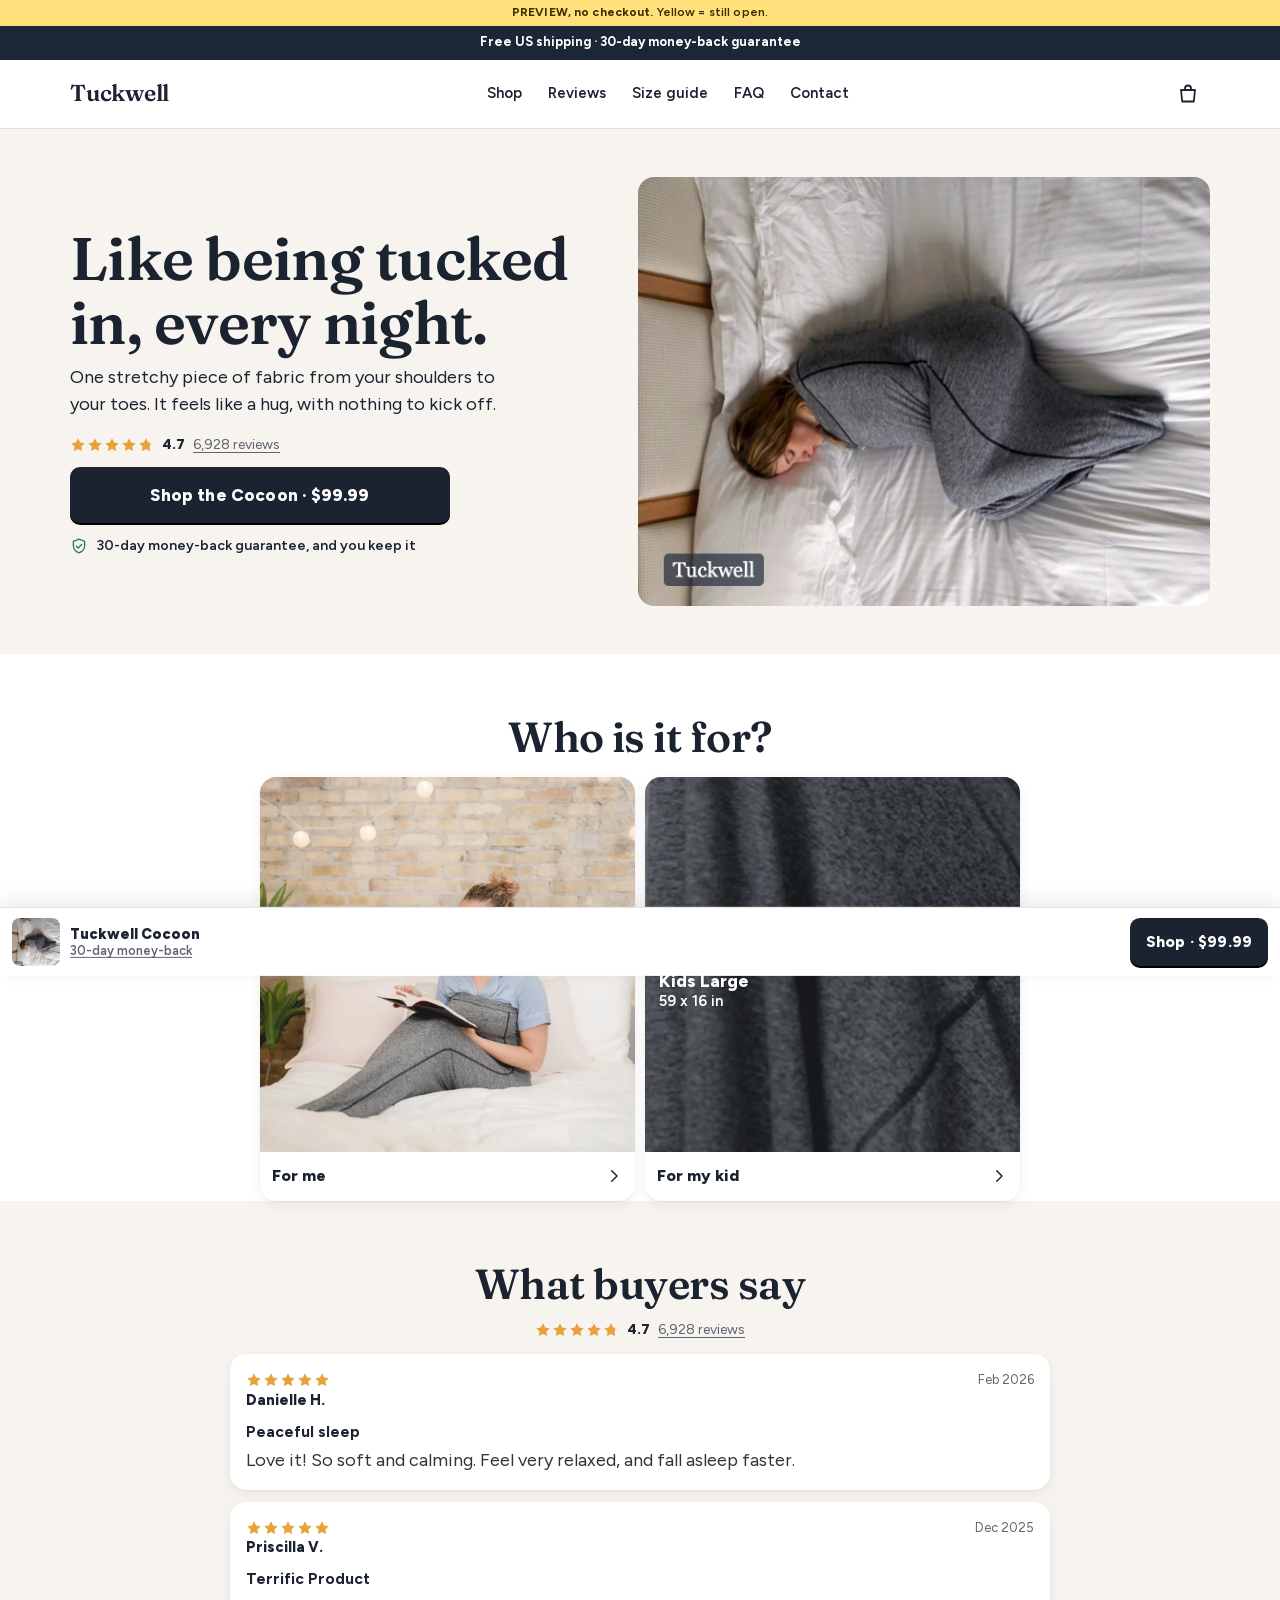
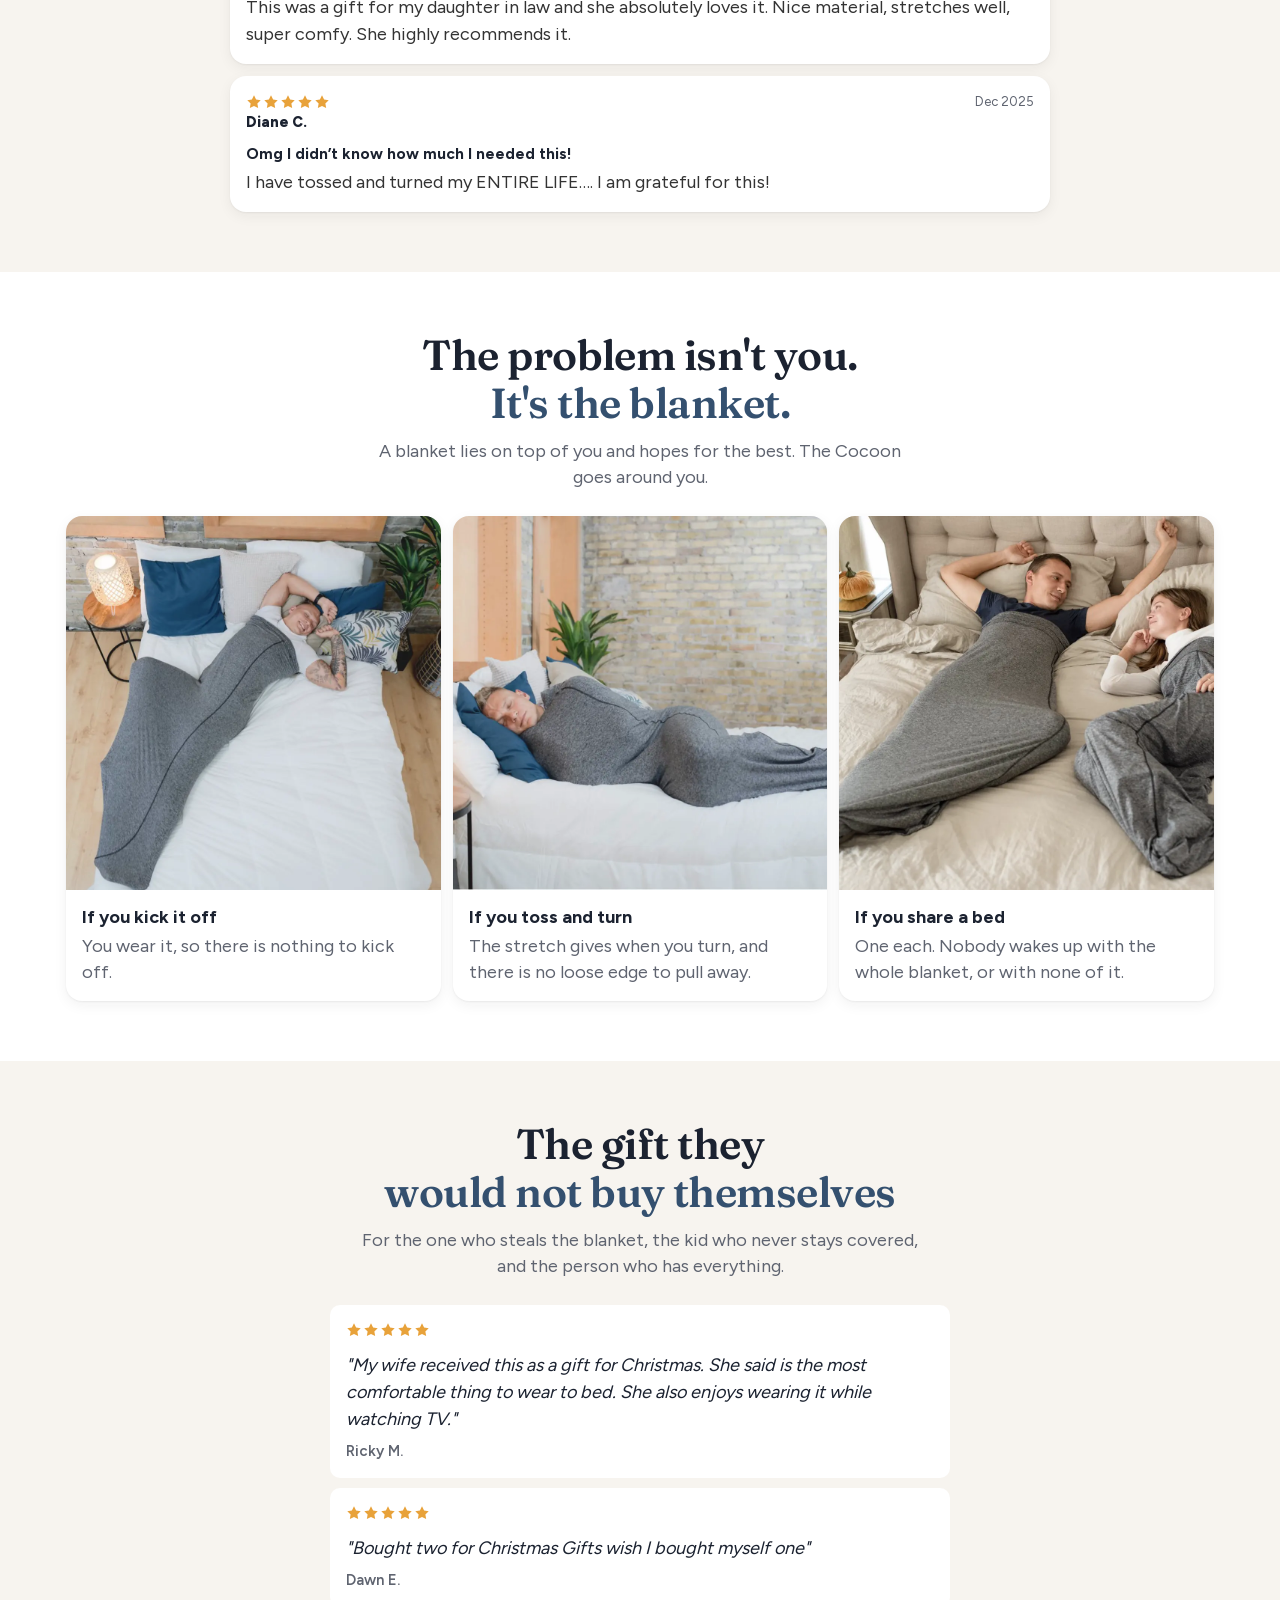
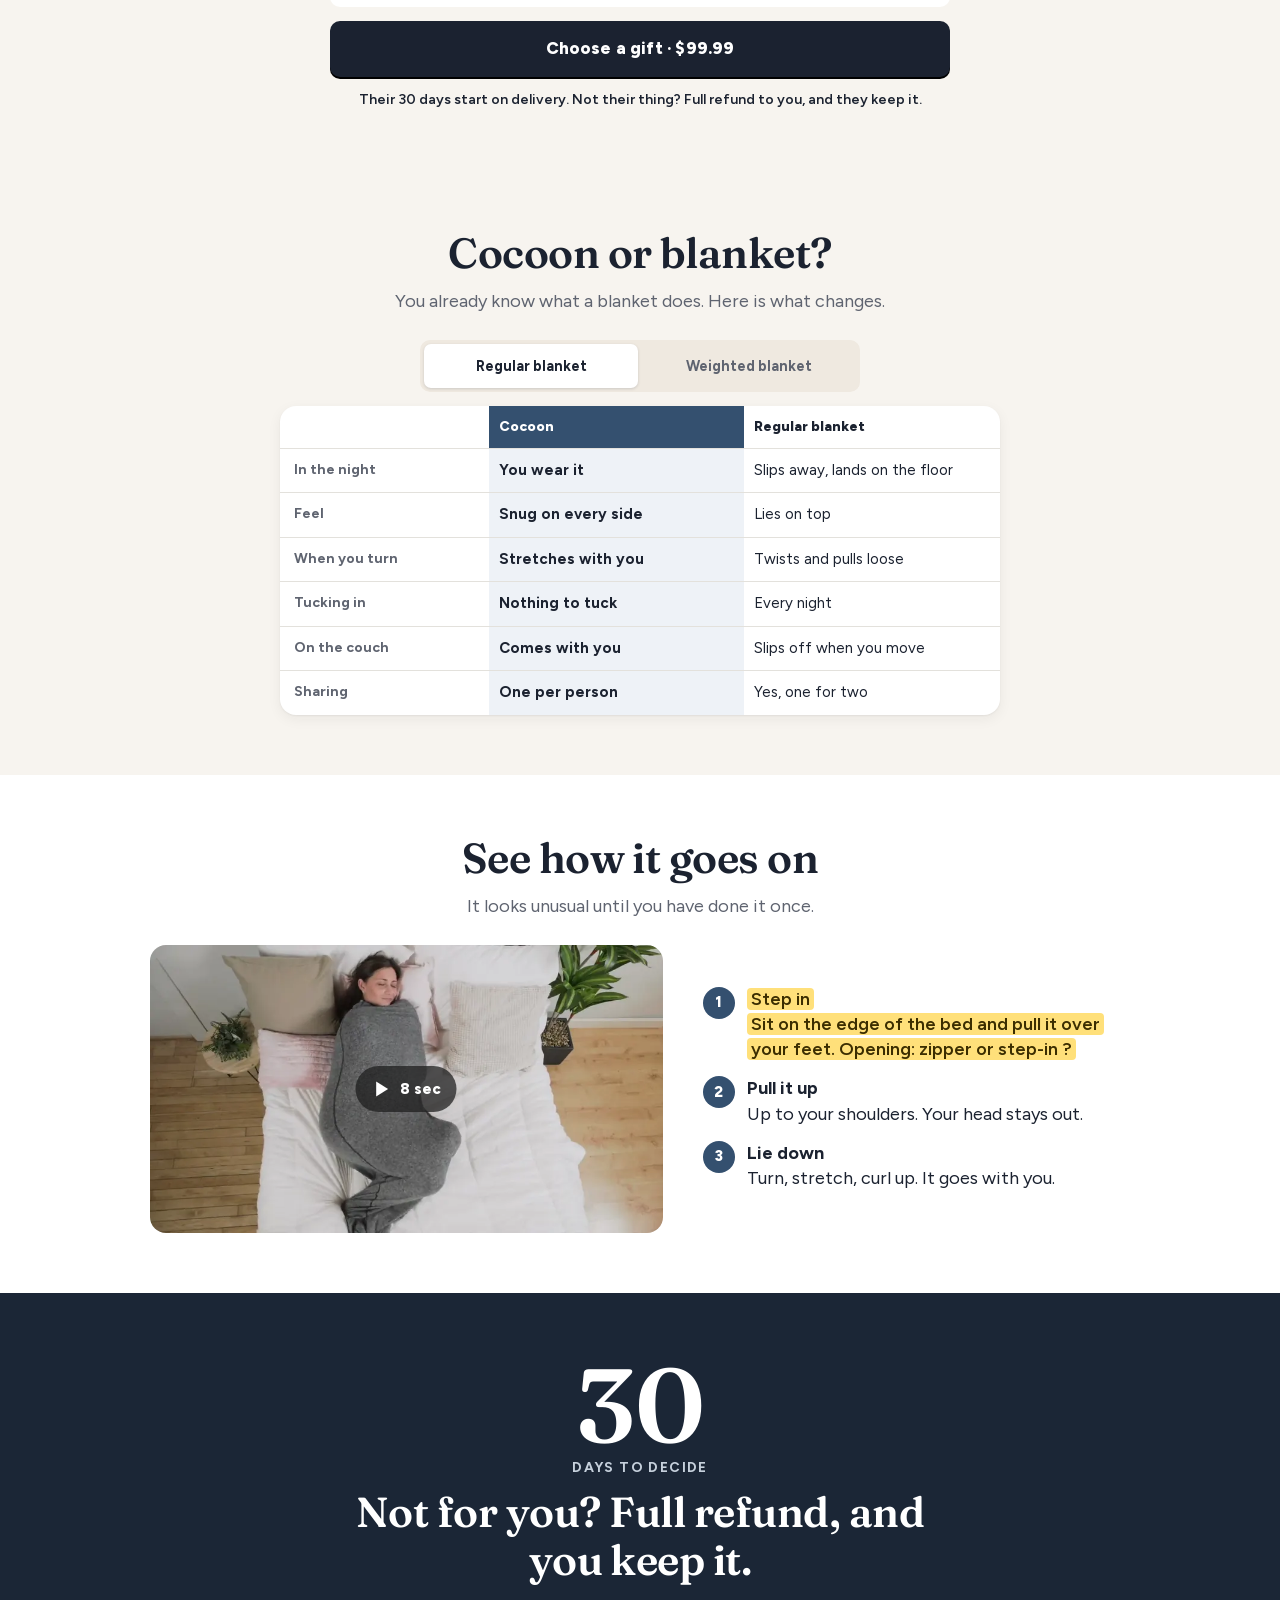
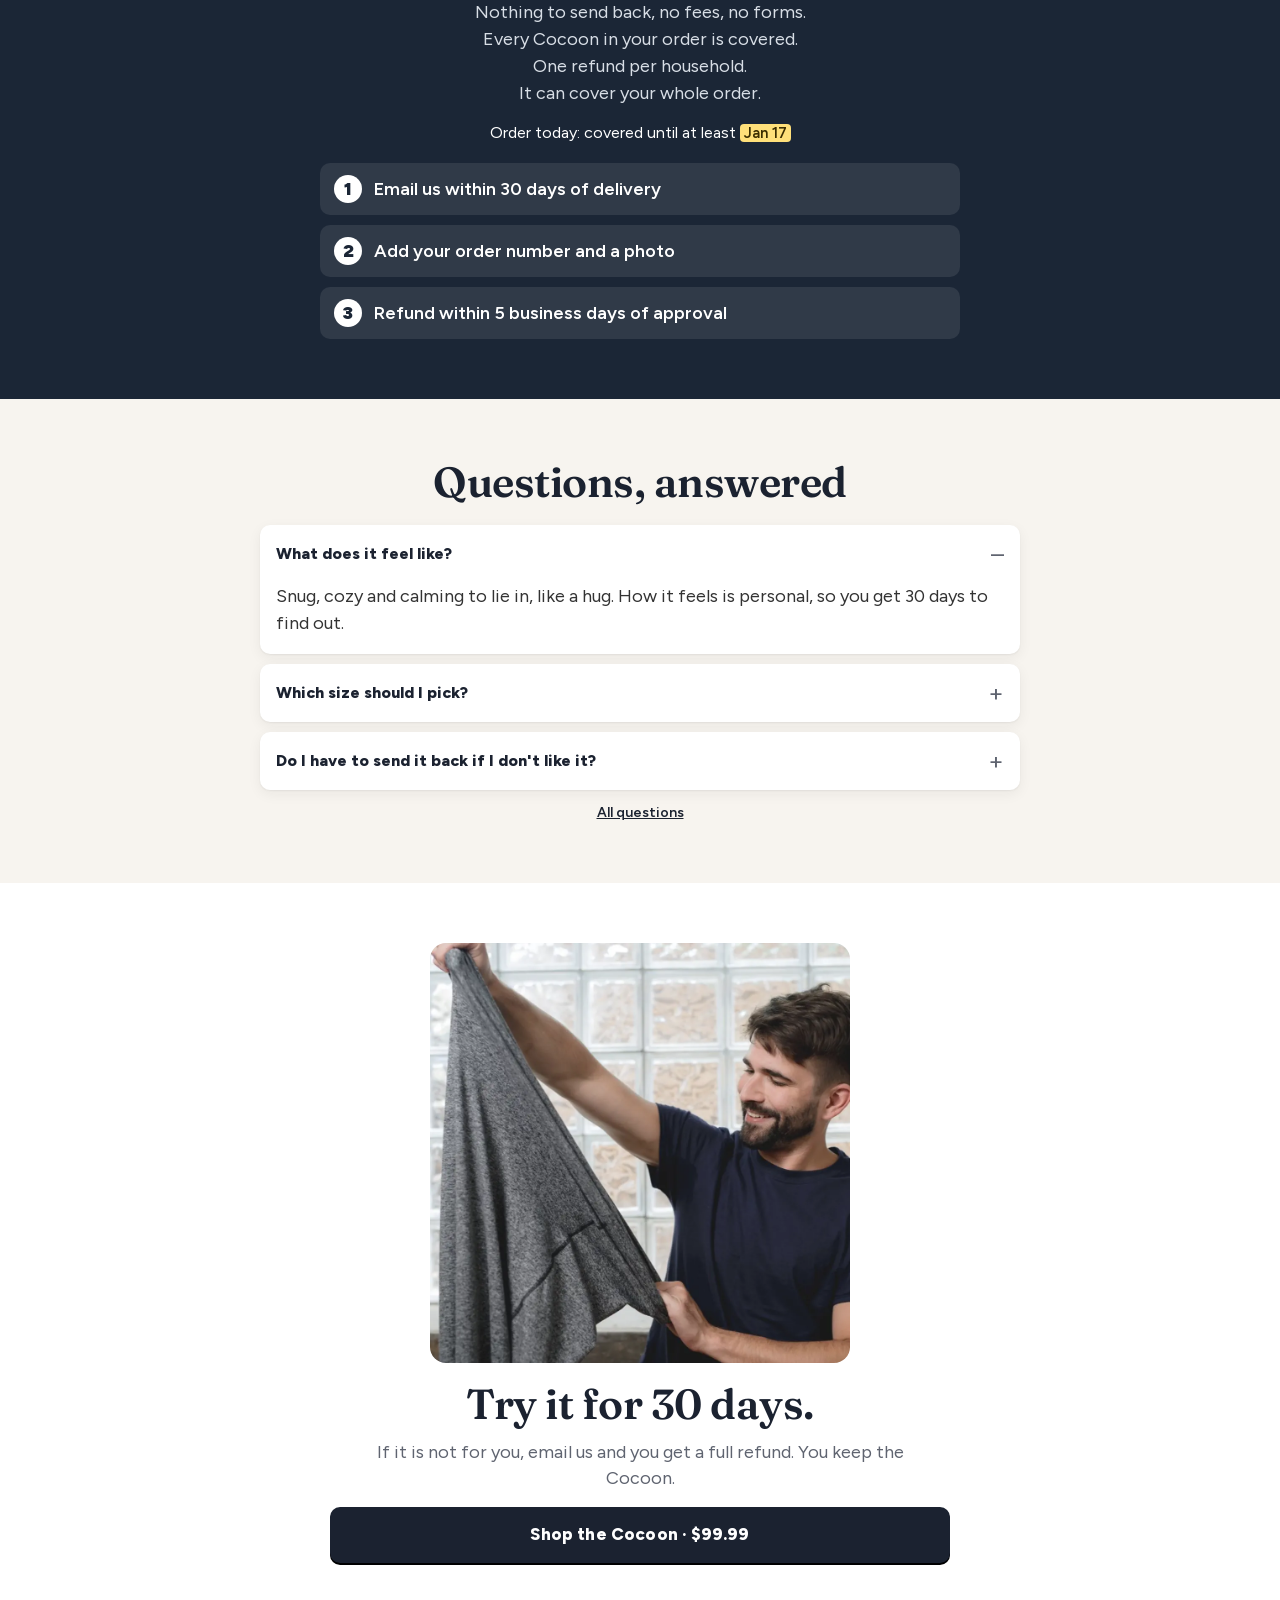
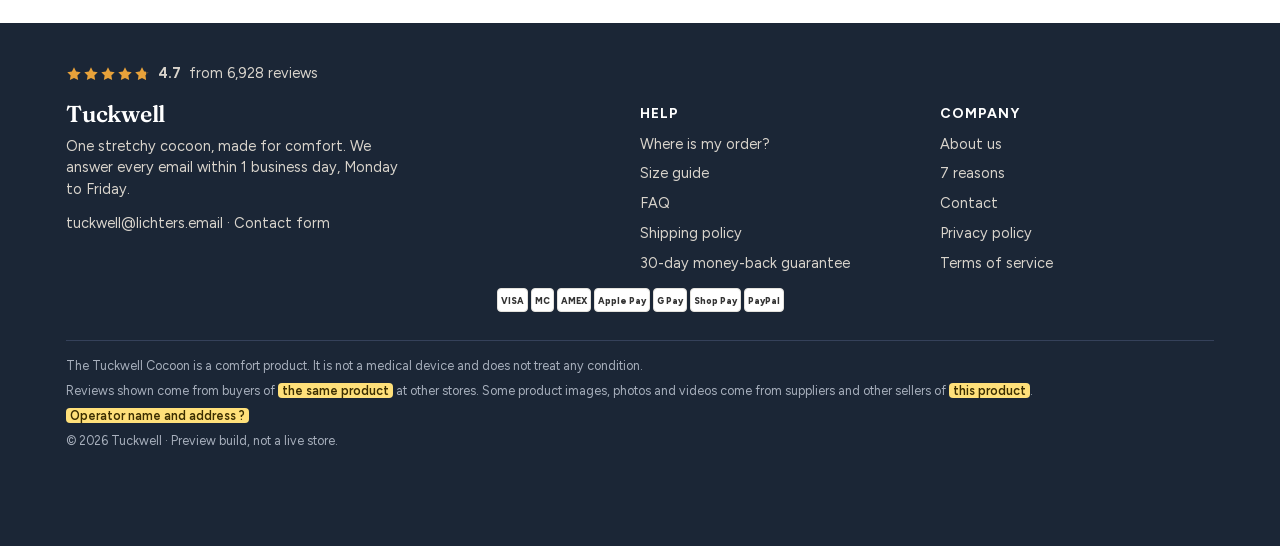
<file: index.html>
<!doctype html>
<html lang="en">
<head>
<meta charset="utf-8">
<meta name="viewport" content="width=device-width,initial-scale=1,viewport-fit=cover">
<meta name="robots" content="noindex,nofollow">
<link rel="preload" href="./fonts/Figtree.woff2" as="font" type="font/woff2" crossorigin>
<link rel="preload" href="./fonts/Fraunces-600.woff2" as="font" type="font/woff2" crossorigin>
<meta property="og:image" content="https://davidlichters.github.io/tuckwell.com/img/og_tuckwell.jpg">
<link rel="icon" type="image/png" href="./img/tw_icon.png">
<link rel="apple-touch-icon" href="./img/tw_icon.png">
<link rel="stylesheet" href="./assets/shop.css">
<title>Tuckwell: like being tucked in, every night</title>
<meta name="description" content="The Tuckwell Cocoon: one stretchy piece of fabric from shoulders to toes. Adult and kids sizes. Free US shipping, 30-day money-back guarantee.">
<meta property="og:title" content="Tuckwell: like being tucked in, every night">
<link rel="preload" href="./img/tw_held.webp" as="image" fetchpriority="high">
</head>
<body data-basis=".">
<svg width="0" height="0" style="position:absolute" aria-hidden="true">
  <symbol id="i-stern" viewBox="0 0 20 20"><path fill="currentColor" d="M10 1.6l2.6 5.3 5.8.8-4.2 4.1 1 5.8L10 14.9l-5.2 2.7 1-5.8L1.6 7.7l5.8-.8z"/></symbol>
  <symbol id="i-haken" viewBox="0 0 20 20"><circle cx="10" cy="10" r="10" fill="currentColor"/><path d="M5.8 10.4l2.7 2.7 5.7-5.9" fill="none" stroke="#fff" stroke-width="2.2" stroke-linecap="round" stroke-linejoin="round"/></symbol>
  <symbol id="i-haken-fein" viewBox="0 0 24 24"><path d="M5 12.5l4.5 4.5L19 7.5" fill="none" stroke="currentColor" stroke-width="2.4" stroke-linecap="round" stroke-linejoin="round"/></symbol>
  <symbol id="i-laster" viewBox="0 0 24 24"><g fill="none" stroke="currentColor" stroke-width="1.8" stroke-linejoin="round"><path d="M2.5 6.5h11v9h-11zM13.5 9.5h4l3 3.2v2.8h-7z"/><circle cx="7" cy="17.5" r="1.8" fill="#fff"/><circle cx="17" cy="17.5" r="1.8" fill="#fff"/></g></symbol>
  <symbol id="i-schild" viewBox="0 0 24 24"><g fill="none" stroke="currentColor" stroke-width="1.8" stroke-linejoin="round"><path d="M12 2.8l7.5 3v5.6c0 4.6-3.2 8.3-7.5 9.8-4.3-1.5-7.5-5.2-7.5-9.8V5.8z"/><path d="M8.6 12.2l2.4 2.4 4.5-4.6" stroke-linecap="round"/></g></symbol>
  <symbol id="i-waschen" viewBox="0 0 24 24"><g fill="none" stroke="currentColor" stroke-width="1.8" stroke-linejoin="round" stroke-linecap="round"><path d="M3 7h18l-2 12.5H5z"/><path d="M3 7l1.6-3h14.8L21 7"/><path d="M7.5 12.5c1.5-1.4 3-1.4 4.5 0s3 1.4 4.5 0"/></g></symbol>
  <symbol id="i-pfote" viewBox="0 0 24 24"><g fill="currentColor"><ellipse cx="6.2" cy="10" rx="2" ry="2.6"/><ellipse cx="10" cy="6.6" rx="2" ry="2.7"/><ellipse cx="14" cy="6.6" rx="2" ry="2.7"/><ellipse cx="17.8" cy="10" rx="2" ry="2.6"/><path d="M12 11.2c3 0 5.6 3.4 5.6 5.7 0 1.8-1.4 2.6-2.9 2.6-1.1 0-1.8-.6-2.7-.6s-1.6.6-2.7.6c-1.5 0-2.9-.8-2.9-2.6 0-2.3 2.6-5.7 5.6-5.7z"/></g></symbol>
  <symbol id="i-korb" viewBox="0 0 24 24"><g fill="none" stroke="currentColor" stroke-width="1.8" stroke-linejoin="round" stroke-linecap="round"><path d="M5 8h14l-1.2 11.5H6.2z"/><path d="M9 8V6.5a3 3 0 016 0V8"/></g></symbol>
  <symbol id="i-menue" viewBox="0 0 24 24"><path d="M3.5 7h17M3.5 12h17M3.5 17h17" stroke="currentColor" stroke-width="1.9" stroke-linecap="round"/></symbol>
  <symbol id="i-zu" viewBox="0 0 24 24"><path d="M6 6l12 12M18 6L6 18" stroke="currentColor" stroke-width="2" stroke-linecap="round"/></symbol>
  <symbol id="i-pfeil" viewBox="0 0 24 24"><path d="M9 5l7 7-7 7" fill="none" stroke="currentColor" stroke-width="2" stroke-linecap="round" stroke-linejoin="round"/></symbol>
  <symbol id="i-kalender" viewBox="0 0 24 24"><g fill="none" stroke="currentColor" stroke-width="1.8" stroke-linejoin="round" stroke-linecap="round"><rect x="3.5" y="5" width="17" height="15" rx="2"/><path d="M3.5 9.5h17M8 3v4M16 3v4"/></g></symbol>
  <symbol id="i-paket" viewBox="0 0 24 24"><g fill="none" stroke="currentColor" stroke-width="1.8" stroke-linejoin="round"><path d="M12 2.8l8.5 4.4v9.6L12 21.2l-8.5-4.4V7.2z"/><path d="M3.5 7.2L12 11.6l8.5-4.4M12 11.6v9.6"/></g></symbol>
  <symbol id="i-herz" viewBox="0 0 24 24"><path d="M12 20.3s-7.8-4.7-7.8-10.4A4.4 4.4 0 0112 7.2a4.4 4.4 0 017.8 2.7c0 5.7-7.8 10.4-7.8 10.4z" fill="currentColor"/></symbol>
  <symbol id="i-mail" viewBox="0 0 24 24"><g fill="none" stroke="currentColor" stroke-width="1.8" stroke-linejoin="round"><rect x="3" y="5.5" width="18" height="13" rx="2"/><path d="M3.5 7l8.5 6 8.5-6"/></g></symbol>
  <symbol id="i-schloss" viewBox="0 0 24 24"><g fill="none" stroke="currentColor" stroke-width="1.9" stroke-linejoin="round"><rect x="5" y="10.5" width="14" height="10" rx="2"/><path d="M8.5 10.5V7.8a3.5 3.5 0 017 0v2.7"/></g></symbol>
</svg>

<div class="vorschau"><b>PREVIEW, no checkout.</b> Yellow = still open.</div>
<div class="leiste" role="region" aria-label="Announcement"><span data-leiste>Christmas: order by <mark class="offen">Nov 30</mark> · Free US shipping</span></div>
<header class="kopf"><div class="kopf__innen">
  <a class="logo kopf__logo" href="./" aria-label="Tuckwell home">Tuckwell</a>
  <nav class="kopf__nav" aria-label="Main"><a href="./products/tuckwell-cocoon/">Shop</a><a href="./products/tuckwell-cocoon/#bewertungen">Reviews</a><a href="./pages/size-guide/">Size guide</a><a href="./pages/faq/">FAQ</a><a href="./pages/contact/">Contact</a></nav>
  <div class="kopf__rechts">
    <button class="symbol" data-oeffne="#korb" aria-label="Cart"><svg><use href="#i-korb"/></svg><span class="korb-zahl" data-leer="1">0</span></button>
    <button class="symbol kopf__menue" data-oeffne="#menue" aria-label="Menu"><svg><use href="#i-menue"/></svg></button>
  </div>
</div></header>
<main>
<section class="held"><div class="held__innen">
  <div class="held__bild"><img src="./img/tw_held.webp" alt="Woman asleep on her side on a bed, wrapped shoulders to toes in the gray Tuckwell Cocoon" width="1200" height="900" fetchpriority="high"></div>
  <div class="held__text">
    <h1>Like being tucked in, every night.</h1>
    <p>One stretchy piece of fabric from your shoulders to your toes. It feels like a hug, with nothing to kick off.</p>
    <a class="sterne-zeile" href="./products/tuckwell-cocoon/#bewertungen" style="margin-bottom:12px"><span class="sterne" role="img" aria-label="4.7 out of 5 stars"><svg><use href="#i-stern"/></svg><svg><use href="#i-stern"/></svg><svg><use href="#i-stern"/></svg><svg><use href="#i-stern"/></svg><span class="stern-teil"><svg><use href="#i-stern"/></svg><span style="width:73%"><svg><use href="#i-stern"/></svg></span></span></span><b>4.7</b><u>6,928 reviews</u></a>
    <a class="knopf" id="hauptknopf" href="./products/tuckwell-cocoon/">Shop the Cocoon · $99.99</a>
    <p class="klein-zeile" style="justify-content:flex-start;margin-bottom:0"><svg><use href="#i-schild"/></svg> 30-day money-back guarantee, and you keep it</p>
  </div>
</div></section>

<section class="abschnitt" style="padding-bottom:0"><div class="huelle">
  <h2 class="ueber" style="margin-bottom:16px">Who is it for?</h2>
  <div class="wahlkarten">
    <a class="wahlkarte" href="./products/tuckwell-cocoon/"><img src="./img/tw_07_lesen.webp" alt="Woman reading on the bed in the Cocoon" loading="lazy" width="1000" height="1000"><span>For me <svg><use href="#i-pfeil"/></svg></span></a>
    <a class="wahlkarte" href="./products/tuckwell-cocoon/?for=kids"><div class="wahlkarte__stoff"><img src="./img/tw_stoff_kids.webp" alt="The gray Cocoon fabric up close" loading="lazy" width="420" height="420"><div class="wahlkarte__masse"><b>Kids Small</b>55 x 14 in<b>Kids Large</b>59 x 16 in</div></div><span>For my kid <svg><use href="#i-pfeil"/></svg></span></a>
  </div>
</div></section>

<!--ABSCHNITTE_ANFANG-->
<section class="abschnitt abschnitt--creme"><div class="huelle">
  <h2 class="ueber">What buyers say</h2><a class="sterne-zeile" style="justify-content:center;margin-bottom:14px" href="./products/tuckwell-cocoon/#bewertungen"><span class="sterne" role="img" aria-label="4.7 out of 5 stars"><svg><use href="#i-stern"/></svg><svg><use href="#i-stern"/></svg><svg><use href="#i-stern"/></svg><svg><use href="#i-stern"/></svg><span class="stern-teil"><svg><use href="#i-stern"/></svg><span style="width:73%"><svg><use href="#i-stern"/></svg></span></span></span><b>4.7</b><u>6,928 reviews</u></a>
  <div class="bew-liste"><article class="bew" data-thema="comfort sleep" data-sterne="5"><div class="bew__kopf"><span class="sterne"><svg><use href="#i-stern"/></svg><svg><use href="#i-stern"/></svg><svg><use href="#i-stern"/></svg><svg><use href="#i-stern"/></svg><svg><use href="#i-stern"/></svg></span><span>Feb 2026</span></div>
      <div class="bew__name">Danielle H.</div><h4>Peaceful sleep</h4><p>Love it! So soft and calming. Feel very relaxed, and fall asleep faster.</p></article><article class="bew" data-thema="comfort family fit gifts" data-sterne="5"><div class="bew__kopf"><span class="sterne"><svg><use href="#i-stern"/></svg><svg><use href="#i-stern"/></svg><svg><use href="#i-stern"/></svg><svg><use href="#i-stern"/></svg><svg><use href="#i-stern"/></svg></span><span>Dec 2025</span></div>
      <div class="bew__name">Priscilla V.</div><h4>Terrific Product</h4><p>This was a gift for my daughter in law and she absolutely loves it.  Nice material, stretches well, super comfy.  She highly recommends it.</p></article><article class="bew" data-thema="comfort" data-sterne="5"><div class="bew__kopf"><span class="sterne"><svg><use href="#i-stern"/></svg><svg><use href="#i-stern"/></svg><svg><use href="#i-stern"/></svg><svg><use href="#i-stern"/></svg><svg><use href="#i-stern"/></svg></span><span>Dec 2025</span></div>
      <div class="bew__name">Diane C.</div><h4>Omg I didn’t know how much I needed this!</h4><p>I have tossed and turned my ENTIRE LIFE…. I am grateful for this!</p></article></div></div></section>
<section class="abschnitt" id="warum"><div class="huelle">
  <h2 class="ueber">The problem isn't you.<br><em>It's the blanket.</em></h2>
  <p class="leitsatz">A blanket lies on top of you and hopes for the best. The Cocoon goes around you.</p>
  <div class="typen">
    <div class="typ"><img src="./img/tw_03_mann.webp" alt="Man lying on a bed in the gray Cocoon, arm behind his head" loading="lazy" width="1000" height="1000"><div><b>If you kick it off</b><p>You wear it, so there is nothing to kick off.</p></div></div>
    <div class="typ"><img src="./img/tw_06_seite.webp" alt="Man asleep on his side in the Cocoon" loading="lazy" width="1000" height="1000"><div><b>If you toss and turn</b><p>The stretch gives when you turn, and there is no loose edge to pull away.</p></div></div>
    <div class="typ"><img src="./img/tw_04_paar.webp" alt="Couple on a bed, each in their own Cocoon" loading="lazy" width="1000" height="1000"><div><b>If you share a bed</b><p>One each. Nobody wakes up with the whole blanket, or with none of it.</p></div></div>
  </div>
  <p class="wisch">Swipe ›</p>
</div></section>

<section class="abschnitt abschnitt--creme" id="geschenk"><div class="huelle">
  <h2 class="ueber">The gift they<br><em>would not buy themselves</em></h2>
  <p class="leitsatz">For the one who steals the blanket, the kid who never stays covered, and the person who has everything.</p>
  <div class="frist" data-frist-zeile><svg width="20" height="20"><use href="#i-kalender"/></svg><span><b>Order by <mark class="offen">Nov 30</mark></b> <mark class="offen">to have it by Dec 24</mark> (est.). Free US shipping, straight to their door.</span></div>
  <div class="zitat"><span class="sterne"><svg><use href="#i-stern"/></svg><svg><use href="#i-stern"/></svg><svg><use href="#i-stern"/></svg><svg><use href="#i-stern"/></svg><svg><use href="#i-stern"/></svg></span><p>"My wife received this as a gift for Christmas. She said is the most comfortable thing to wear to bed. She also enjoys wearing it while watching TV."</p><small>Ricky M.</small></div>
  <div class="zitat"><span class="sterne"><svg><use href="#i-stern"/></svg><svg><use href="#i-stern"/></svg><svg><use href="#i-stern"/></svg><svg><use href="#i-stern"/></svg><svg><use href="#i-stern"/></svg></span><p>"Bought two for Christmas Gifts wish I bought myself one"</p><small>Dawn E.</small></div>
  <a class="knopf" style="max-width:620px;margin:14px auto 0" href="./products/tuckwell-cocoon/#wieviele">Choose a gift · $99.99</a>
  <p class="klein-zeile">Their 30 days start on delivery. Not their thing? Full refund to you, and they keep it.</p>
</div></section>

<section class="abschnitt abschnitt--creme" id="vergleich"><div class="huelle">
  <h2 class="ueber">Cocoon or blanket?</h2>
  <p class="leitsatz">You already know what a blanket does. Here is what changes.</p>
  <div>
  <div class="vergleich-wahl"><button class="an" data-gegen="normal">Regular blanket</button><button data-gegen="schwer">Weighted blanket</button></div>
  <div class="vgl" data-tafel="normal"><table>
    <thead><tr><th></th><th class="wir">Cocoon</th><th>Regular blanket</th></tr></thead><tbody>
    <tr><td>In the night</td><td class="wir">You wear it</td><td>Slips away, lands on the floor</td></tr>
    <tr><td>Feel</td><td class="wir">Snug on every side</td><td>Lies on top</td></tr>
    <tr><td>When you turn</td><td class="wir">Stretches with you</td><td>Twists and pulls loose</td></tr>
    <tr><td>Tucking in</td><td class="wir">Nothing to tuck</td><td>Every night</td></tr>
    <tr><td>On the couch</td><td class="wir">Comes with you</td><td>Slips off when you move</td></tr>
    <tr><td>Sharing</td><td class="wir">One per person</td><td>Yes, one for two</td></tr>
    </tbody></table></div>
  <div class="vgl" data-tafel="schwer" hidden><table>
    <thead><tr><th></th><th class="wir">Cocoon</th><th>Weighted blanket</th></tr></thead><tbody>
    <tr><td>Where you feel it</td><td class="wir">All the way around</td><td>From above</td></tr>
    <tr><td>What makes it snug</td><td class="wir">Stretch fabric</td><td>Pounds of filling</td></tr>
    <tr><td>When you turn</td><td class="wir">Stretches with you</td><td>You lift the weight</td></tr>
    <tr><td>In the night</td><td class="wir">You wear it</td><td>Can slide off the side</td></tr>
    <tr><td>Moving it around</td><td class="wir"><mark class="offen">Pick it up with one hand</mark></td><td><mark class="offen">Heavy to carry</mark></td></tr>
    <tr><td>On a trip</td><td class="wir"><mark class="offen">Rolls up into your bag. Weight ?</mark></td><td><mark class="offen">Heavy and bulky to pack</mark></td></tr>
    </tbody></table></div>
  </div>
</div></section>

<section class="abschnitt" id="anziehen"><div class="huelle">
  <h2 class="ueber">See how it goes on</h2>
  <p class="leitsatz">It looks unusual until you have done it once.</p>
  <div class="anziehen">
    <div class="clipkasten" data-clip-frei><img src="./img/tw_anziehen_breit.webp" alt="Woman lying in the gray Cocoon on a bed. Tap to play the 8-second clip" loading="lazy" width="854" height="480"><video src="./img/tw_anziehen.mp4" playsinline muted preload="none" hidden aria-label="Getting into the Cocoon and lying down"></video><span class="clip__start"><svg width="26" height="26" viewBox="0 0 24 24"><path d="M8 5v14l11-7z" fill="currentColor"/></svg> 8 sec</span></div>
    <ol class="schritte3">
      <li><i>1</i><span><b><mark class="offen">Step in</mark></b><mark class="offen">Sit on the edge of the bed and pull it over your feet. Opening: zipper or step-in ?</mark></span></li>
      <li><i>2</i><span><b>Pull it up</b>Up to your shoulders. Your head stays out.</span></li>
      <li><i>3</i><span><b>Lie down</b>Turn, stretch, curl up. It goes with you.</span></li>
    </ol>
  </div>
</div></section>

<section class="abschnitt abschnitt--kakao" id="garantie"><div class="huelle"><div class="dreissig">
  <div class="dreissig__zahl">30<small>days to decide</small></div>
  <h2 class="ueber">Not for you? Full refund, and you keep it.</h2>
  <ul class="dreissig__zeilen">
    <li>Nothing to send back, no fees, no forms.</li>
    <li>Every Cocoon in your order is covered.</li>
    <li>One refund per household.</li>
    <li>It can cover your whole order.</li>
  </ul>
  <p class="dreissig__datum" data-garantie-zeile hidden>Order today: covered until at least <b><mark class="offen"><span data-text="garantiebis">soon</span></mark></b></p>
  <ol class="schritte">
    <li><i>1</i> Email us within 30 days of delivery</li>
    <li><i>2</i> Add your order number and a photo</li>
    <li><i>3</i> Refund within 5 business days of approval</li>
  </ol>
</div></div></section>

<section class="abschnitt abschnitt--creme" id="fragen"><div class="huelle">
  <h2 class="ueber">Questions, answered</h2>
  <div class="faq" style="margin-top:18px">
    <details open><summary>What does it feel like?</summary><p>Snug, cozy and calming to lie in, like a hug. How it feels is personal, so you get 30 days to find out.</p></details>
    <details><summary>Which size should I pick?</summary><p>We have two adult and two children's sizes. <mark class="offen">Height per size ?</mark> See the <a href="./pages/size-guide/">size guide</a>.</p></details>
    <details><summary>Do I have to send it back if I don't like it?</summary><p>No. Email us within 30 days of delivery and you get a full refund. You keep it. One refund per household, and it can cover your whole order or just one Cocoon in it.</p></details>
  </div>
  <p class="klein-zeile"><a href="./pages/faq/">All questions</a></p>
</div></section>

<section class="abschnitt"><div class="huelle"><div class="schluss">
  <img src="./img/tw_05_stoff.webp" alt="Smiling man stretching the Cocoon fabric with both hands" loading="lazy" width="1000" height="1000">
  <h2 class="ueber">Try it for 30 days.</h2>
  <p class="leitsatz">If it is not for you, email us and you get a full refund. You keep the Cocoon.</p>
  <a class="knopf" href="./products/tuckwell-cocoon/">Shop the Cocoon · $99.99</a>
</div></div></section>

<!--ABSCHNITTE_ENDE-->
</main>
<div class="haftend" aria-hidden="true">
  <a class="haftend__wahl" href="./products/tuckwell-cocoon/" style="text-decoration:none">
    <img src="./img/tw_01_oben.webp" alt="" loading="lazy">
    <span class="haftend__text"><b>Tuckwell Cocoon</b><span class="haftend__liefer">30-day money-back</span></span>
  </a>
  <a class="knopf" href="./products/tuckwell-cocoon/">Shop · $99.99</a>
</div>
<footer class="fuss"><div class="huelle">
  <a class="fuss__bew" href="./products/tuckwell-cocoon/#bewertungen"><span class="sterne" role="img" aria-label="4.7 out of 5 stars"><svg><use href="#i-stern"/></svg><svg><use href="#i-stern"/></svg><svg><use href="#i-stern"/></svg><svg><use href="#i-stern"/></svg><span class="stern-teil"><svg><use href="#i-stern"/></svg><span style="width:73%"><svg><use href="#i-stern"/></svg></span></span></span> <b>4.7</b> from 6,928 reviews</a>
  <div class="fuss__raster">
    <div><span class="logo logo--hell">Tuckwell</span>
      <p style="margin:0;max-width:340px">One stretchy cocoon, made for comfort. We answer every email within 1 business day, Monday to Friday.</p>
      <p style="margin:12px 0 0"><a href="mailto:tuckwell@lichters.email">tuckwell@lichters.email</a> · <a href="./pages/contact/">Contact form</a></p></div>
    <div><h5>Help</h5><ul><li><a href="mailto:tuckwell@lichters.email?subject=Where%20is%20my%20order%3F">Where is my order?</a></li><li><a href="./pages/size-guide/">Size guide</a></li><li><a href="./pages/faq/">FAQ</a></li><li><a href="./pages/shipping-policy/">Shipping policy</a></li><li><a href="./pages/refund-policy/">30-day money-back guarantee</a></li></ul></div>
    <div><h5>Company</h5><ul><li><a href="./pages/about-us/">About us</a></li><li><a href="./pages/7-reasons/">7 reasons</a></li><li><a href="./pages/contact/">Contact</a></li><li><a href="./pages/privacy-policy/">Privacy policy</a></li><li><a href="./pages/terms-of-service/">Terms of service</a></li></ul></div>
  </div>
  <div class="zahlarten" aria-label="Payment methods"><span>VISA</span><span>MC</span><span>AMEX</span><span>Apple Pay</span><span>G Pay</span><span>Shop Pay</span><span>PayPal</span></div>
  <div class="fuss__klein"><p>The Tuckwell Cocoon is a comfort product. It is not a medical device and does not treat any condition.</p><p class="fuss__recht">Reviews shown come from buyers of <mark class="offen">the same product</mark> at other stores. Some product images, photos and videos come from suppliers and other sellers of <mark class="offen">this product</mark>.</p><p class="fuss__betreiber"><mark class="offen">Operator name and address ?</mark></p><p>© 2026 Tuckwell · Preview build, not a live store.</p></div>
</div></footer>
<div class="schublade schublade--rechts" id="menue" aria-hidden="true"><div class="schublade__grund"></div>
  <div class="schublade__tafel"><div class="schublade__kopf"><span>Menu</span><button class="symbol" data-zu aria-label="Close"><svg><use href="#i-zu"/></svg></button></div>
  <ul class="menue-liste">
    <li><a href="./products/tuckwell-cocoon/">Shop the Cocoon <svg width="18" height="18"><use href="#i-pfeil"/></svg></a></li>
    <li><a href="./products/tuckwell-cocoon/?for=kids">Kids sizes <svg width="18" height="18"><use href="#i-pfeil"/></svg></a></li>
    <li><a href="./products/tuckwell-cocoon/?qty=3#wieviele">3 for the family <svg width="18" height="18"><use href="#i-pfeil"/></svg></a></li>
    <li><a href="./products/tuckwell-cocoon/#bewertungen">Reviews <svg width="18" height="18"><use href="#i-pfeil"/></svg></a></li>
    <li><a href="./pages/size-guide/">Size guide <svg width="18" height="18"><use href="#i-pfeil"/></svg></a></li>
    <li><a href="./pages/7-reasons/">7 reasons <svg width="18" height="18"><use href="#i-pfeil"/></svg></a></li>
    <li><a href="./pages/faq/">FAQ <svg width="18" height="18"><use href="#i-pfeil"/></svg></a></li>
    <li><a href="mailto:tuckwell@lichters.email?subject=Where%20is%20my%20order%3F">Where is my order? <svg width="18" height="18"><use href="#i-pfeil"/></svg></a></li>
    <li><a href="./pages/about-us/">About us <svg width="18" height="18"><use href="#i-pfeil"/></svg></a></li>
    <li><a href="./pages/contact/">Contact us <svg width="18" height="18"><use href="#i-pfeil"/></svg></a></li>
  </ul></div></div>
<div class="schublade schublade--rechts" id="korb" aria-hidden="true"><div class="schublade__grund"></div>
  <div class="schublade__tafel"><div class="schublade__kopf"><span>Your cart</span><button class="symbol" data-zu aria-label="Close"><svg><use href="#i-zu"/></svg></button></div>
  <div class="korb__liste" id="korb-liste"></div>
  <div class="korb__fuss">
    <div class="korb__spar" id="korb-spar" hidden><span>Multi-Cocoon saving</span><span id="korb-spar-wert"></span></div>
    <div class="korb__summe"><span>Subtotal</span><span id="korb-summe">$0.00</span></div>
    <div class="rate rate--korb"><mark class="offen">or 4 interest-free payments of <b id="korb-rate">$0.00</b> ?</mark></div>
    <div class="korb__klein">Shipping: <b>Free</b> · <mark class="offen">duties included?</mark> · arrives <mark class="offen"><span data-text="liefer">soon</span></mark> (est.)</div>
    <button class="knopf" data-kasse><svg width="18" height="18"><use href="#i-schloss"/></svg> Secure checkout</button>
    <div class="express"><button data-kasse class="express__shop">Shop Pay</button><button data-kasse class="express__g">G Pay</button><button data-kasse class="express__p">PayPal</button></div>
    <div class="unter-knopf" style="margin-top:12px">
      <div><svg><use href="#i-schild"/></svg><span class="zeilen"><b>30-day money-back guarantee</b><i>Not for you? Full refund, and you keep it.</i></span></div>
    </div>
    <div class="zahlarten" aria-label="Payment methods"><span>VISA</span><span>MC</span><span>AMEX</span><span>Apple Pay</span><span>G Pay</span><span>Shop Pay</span><span>PayPal</span></div>
  </div></div></div>
<div class="toast" id="toast" role="status"></div>
<script src="./assets/shop.js" defer></script>
</body>
</html>
</file>
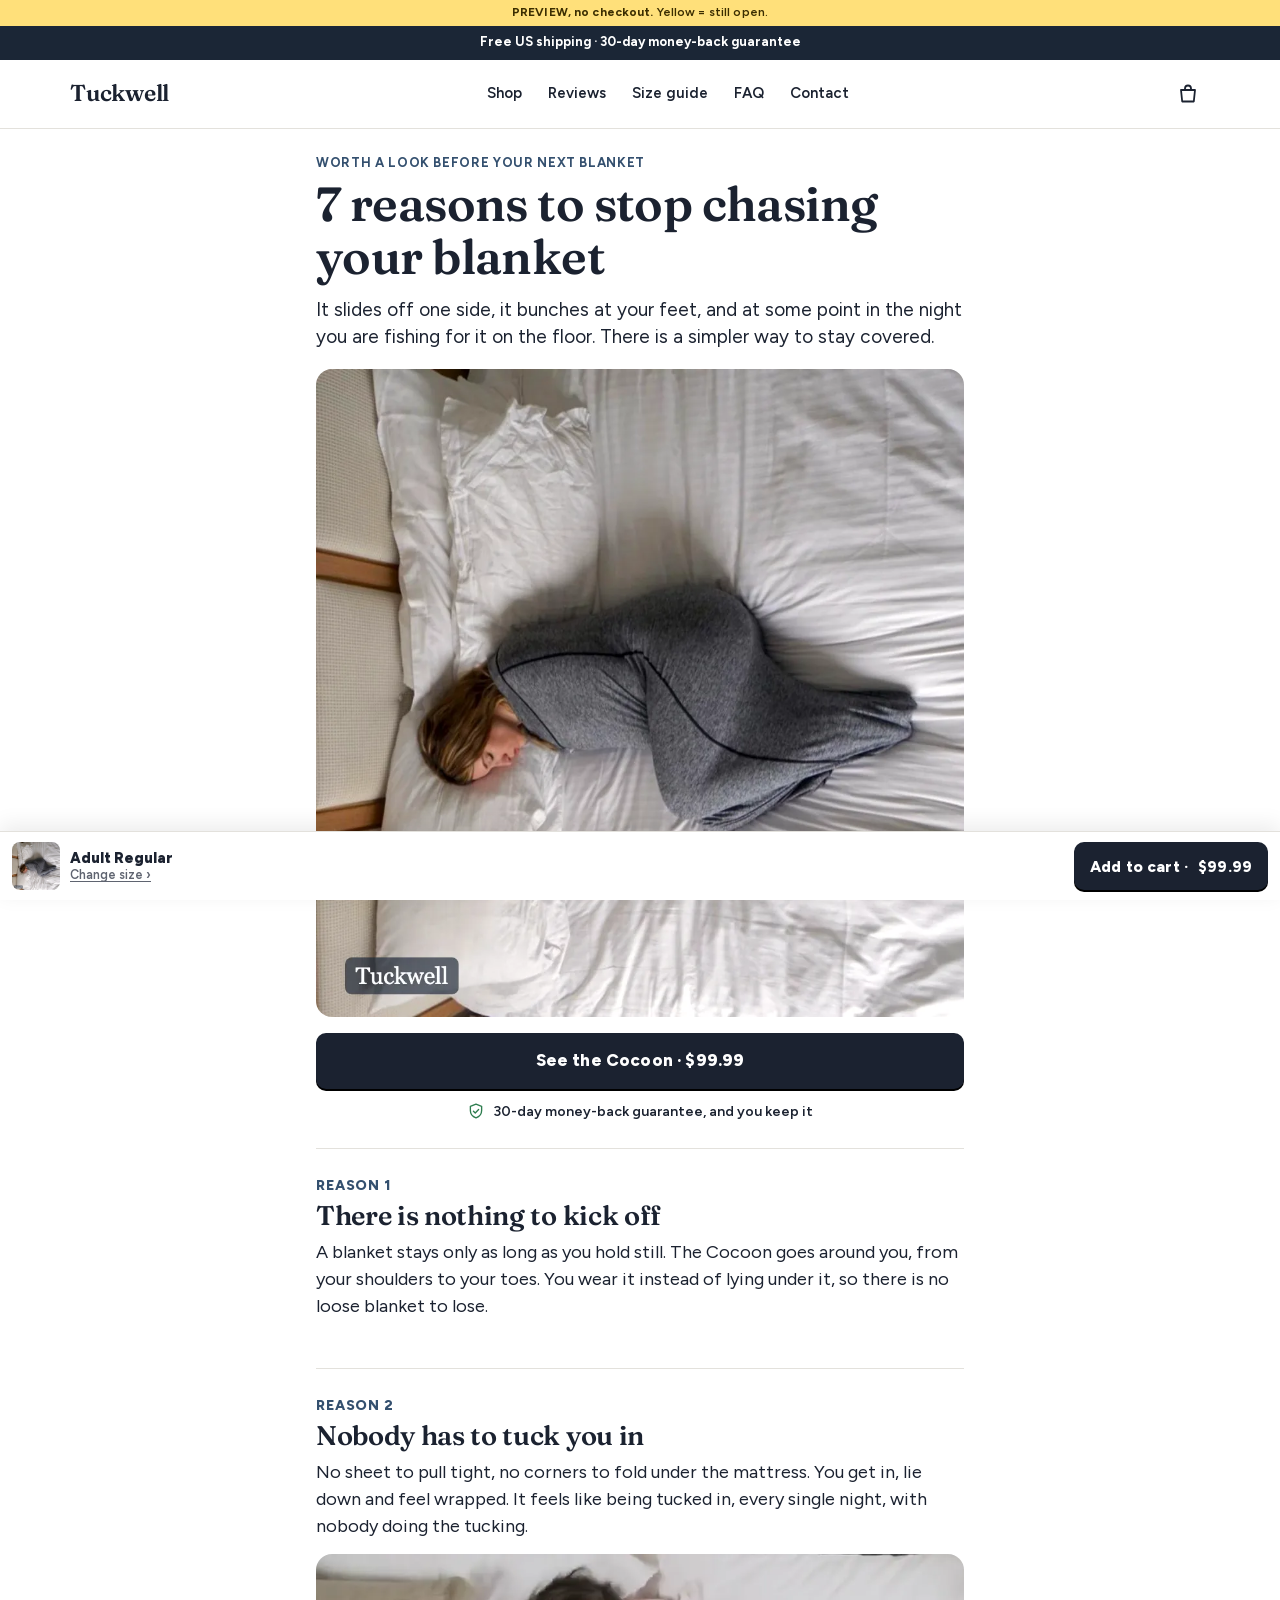
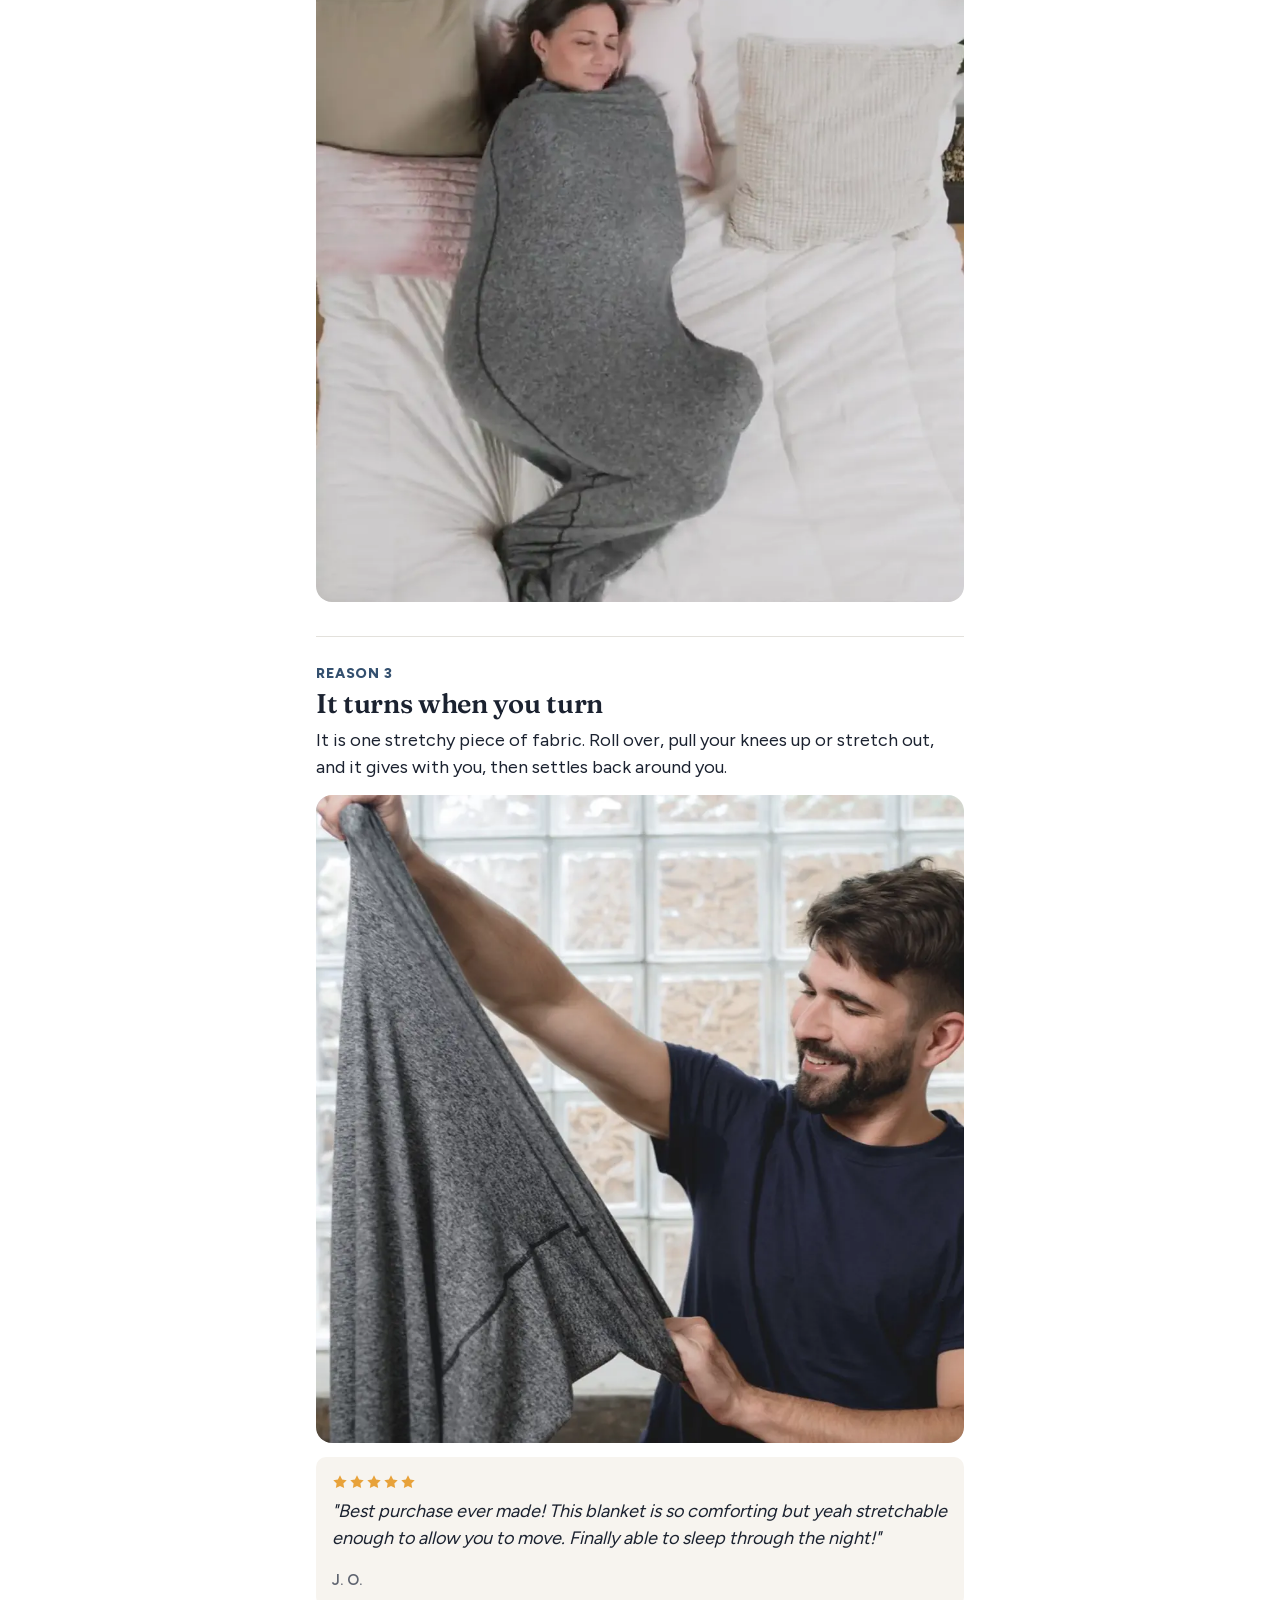
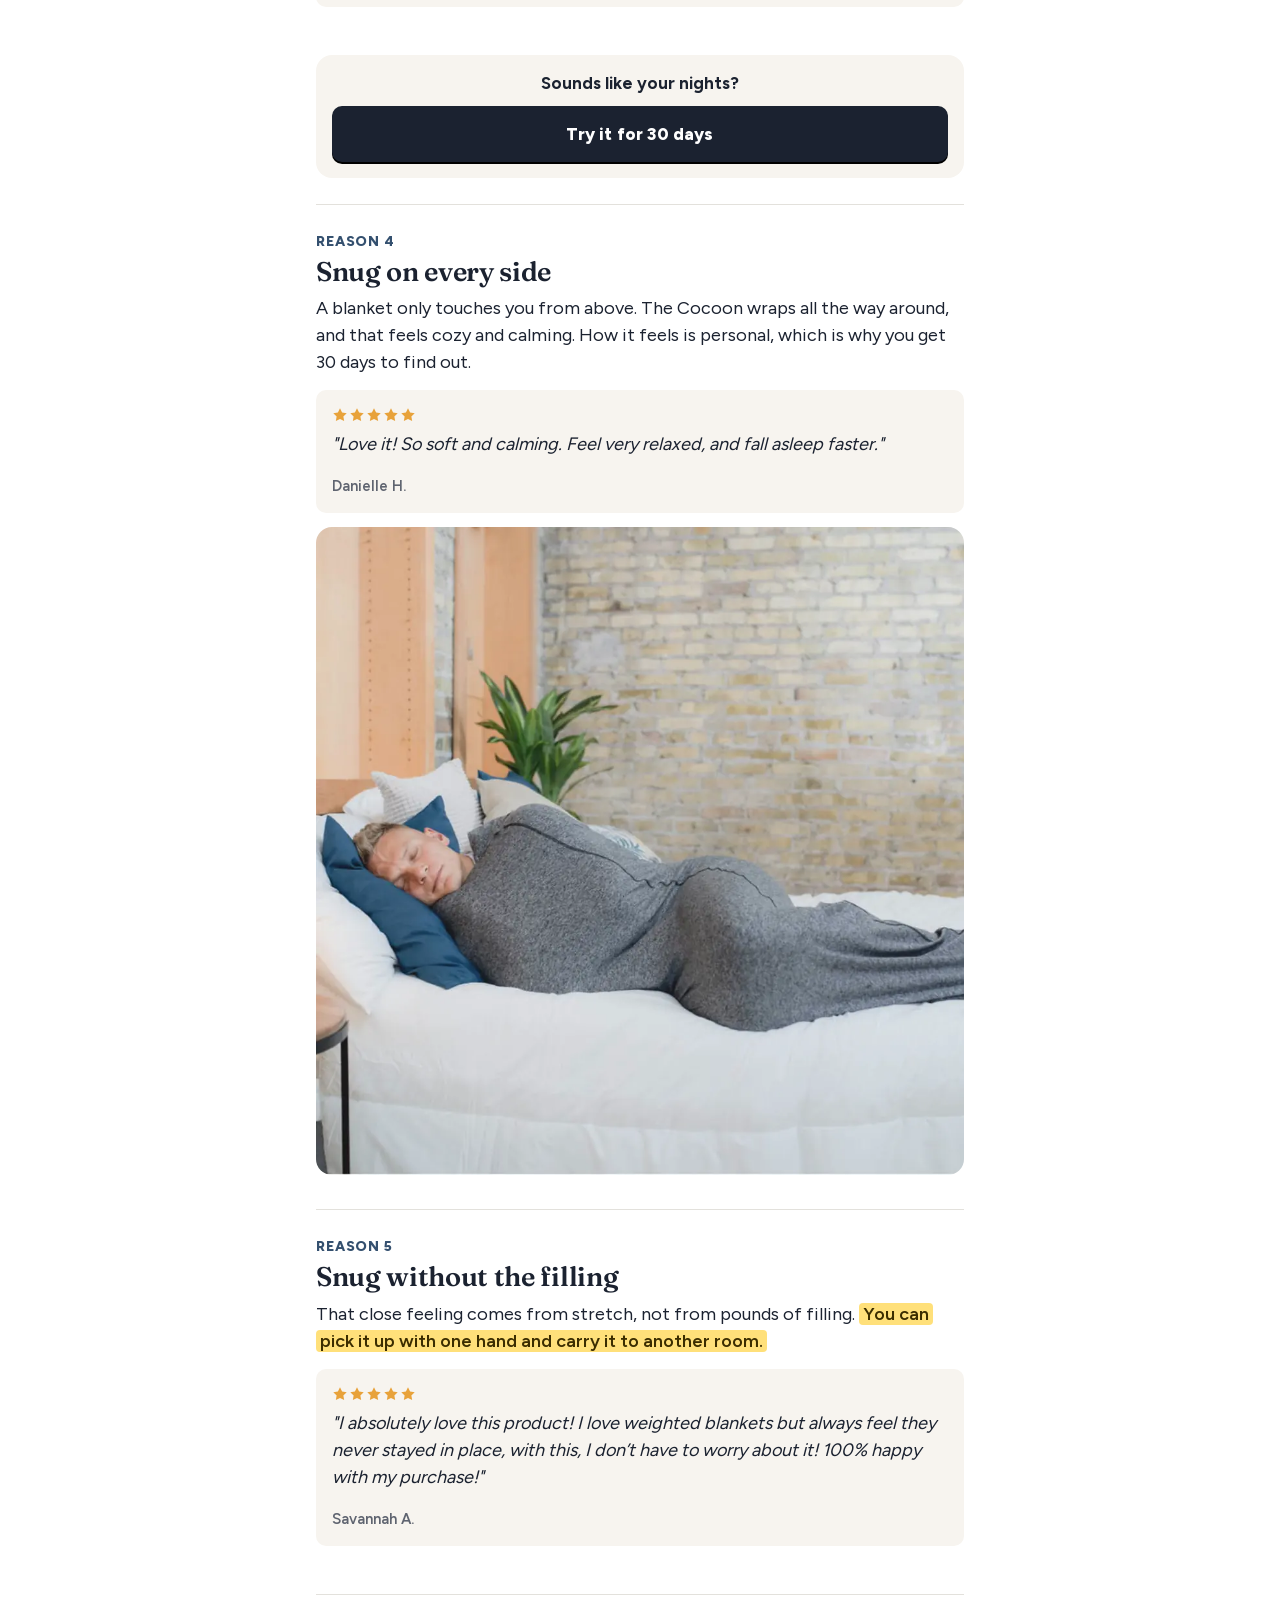
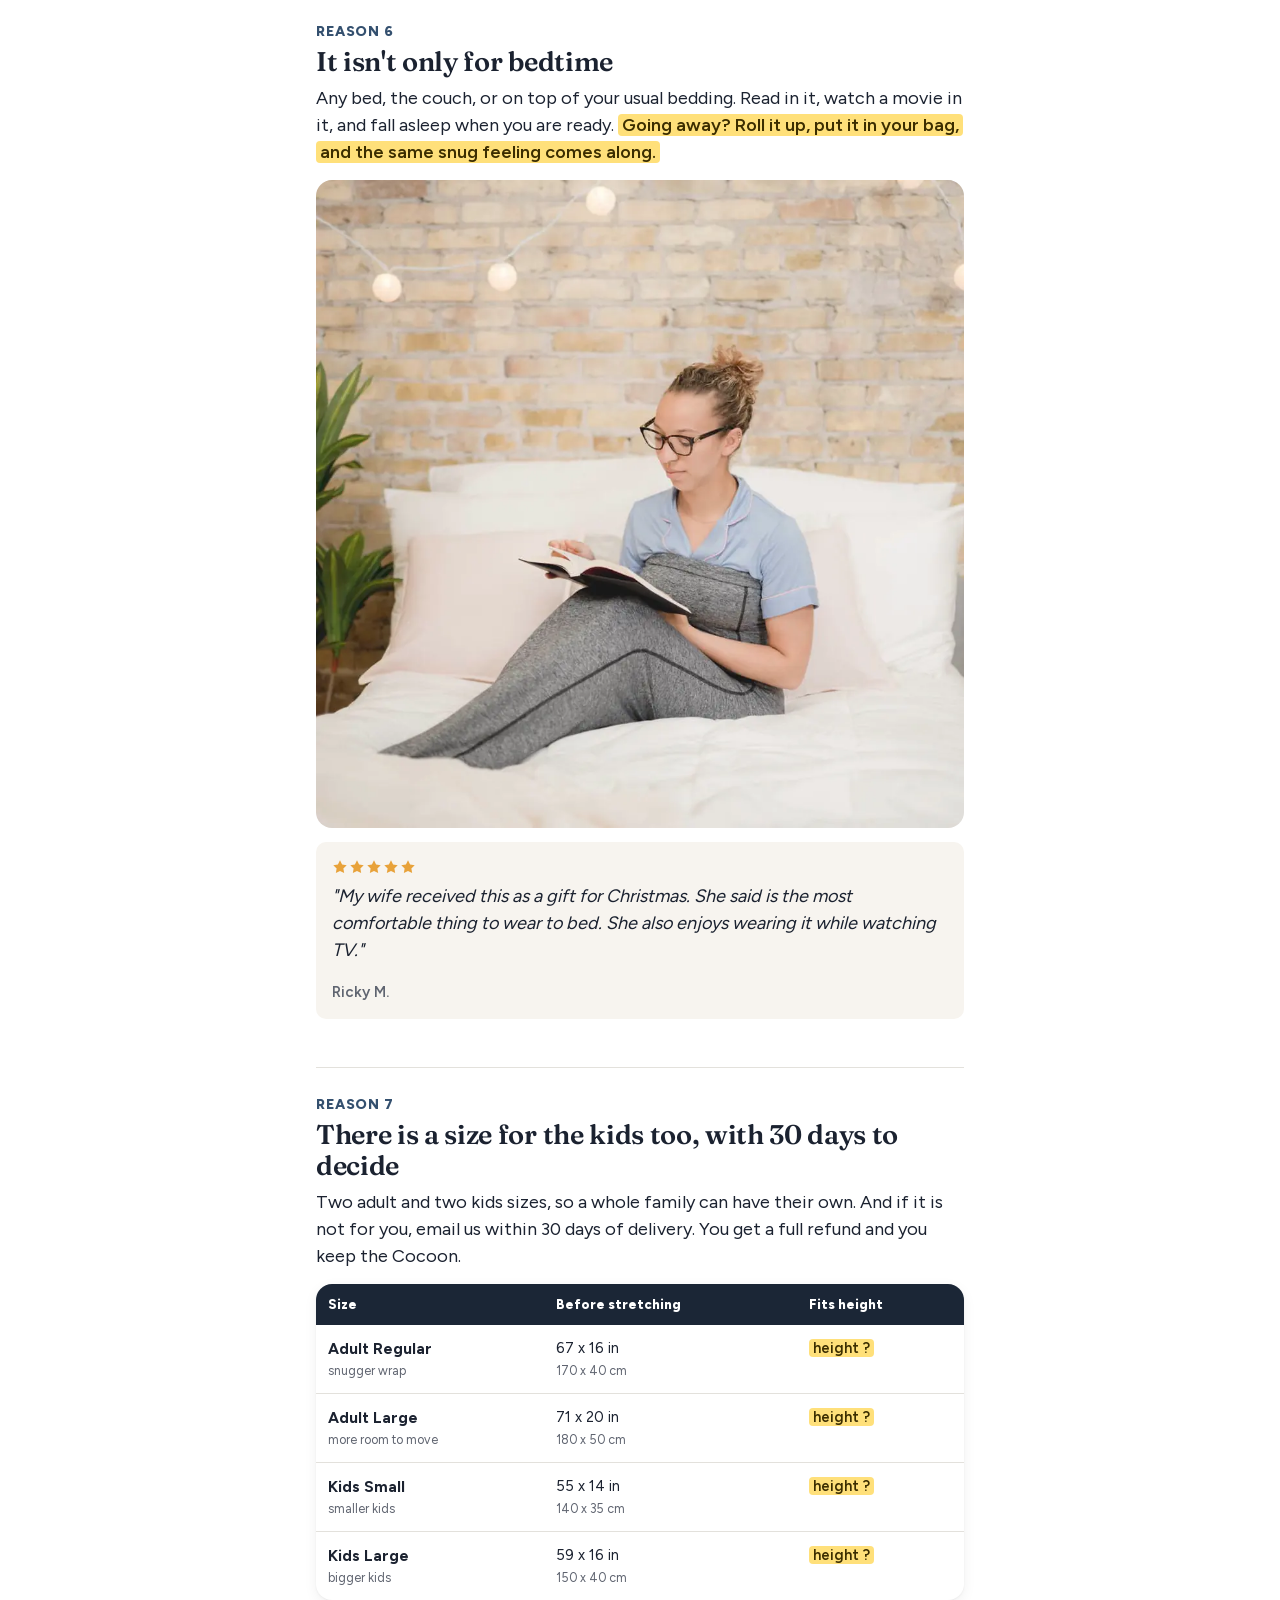
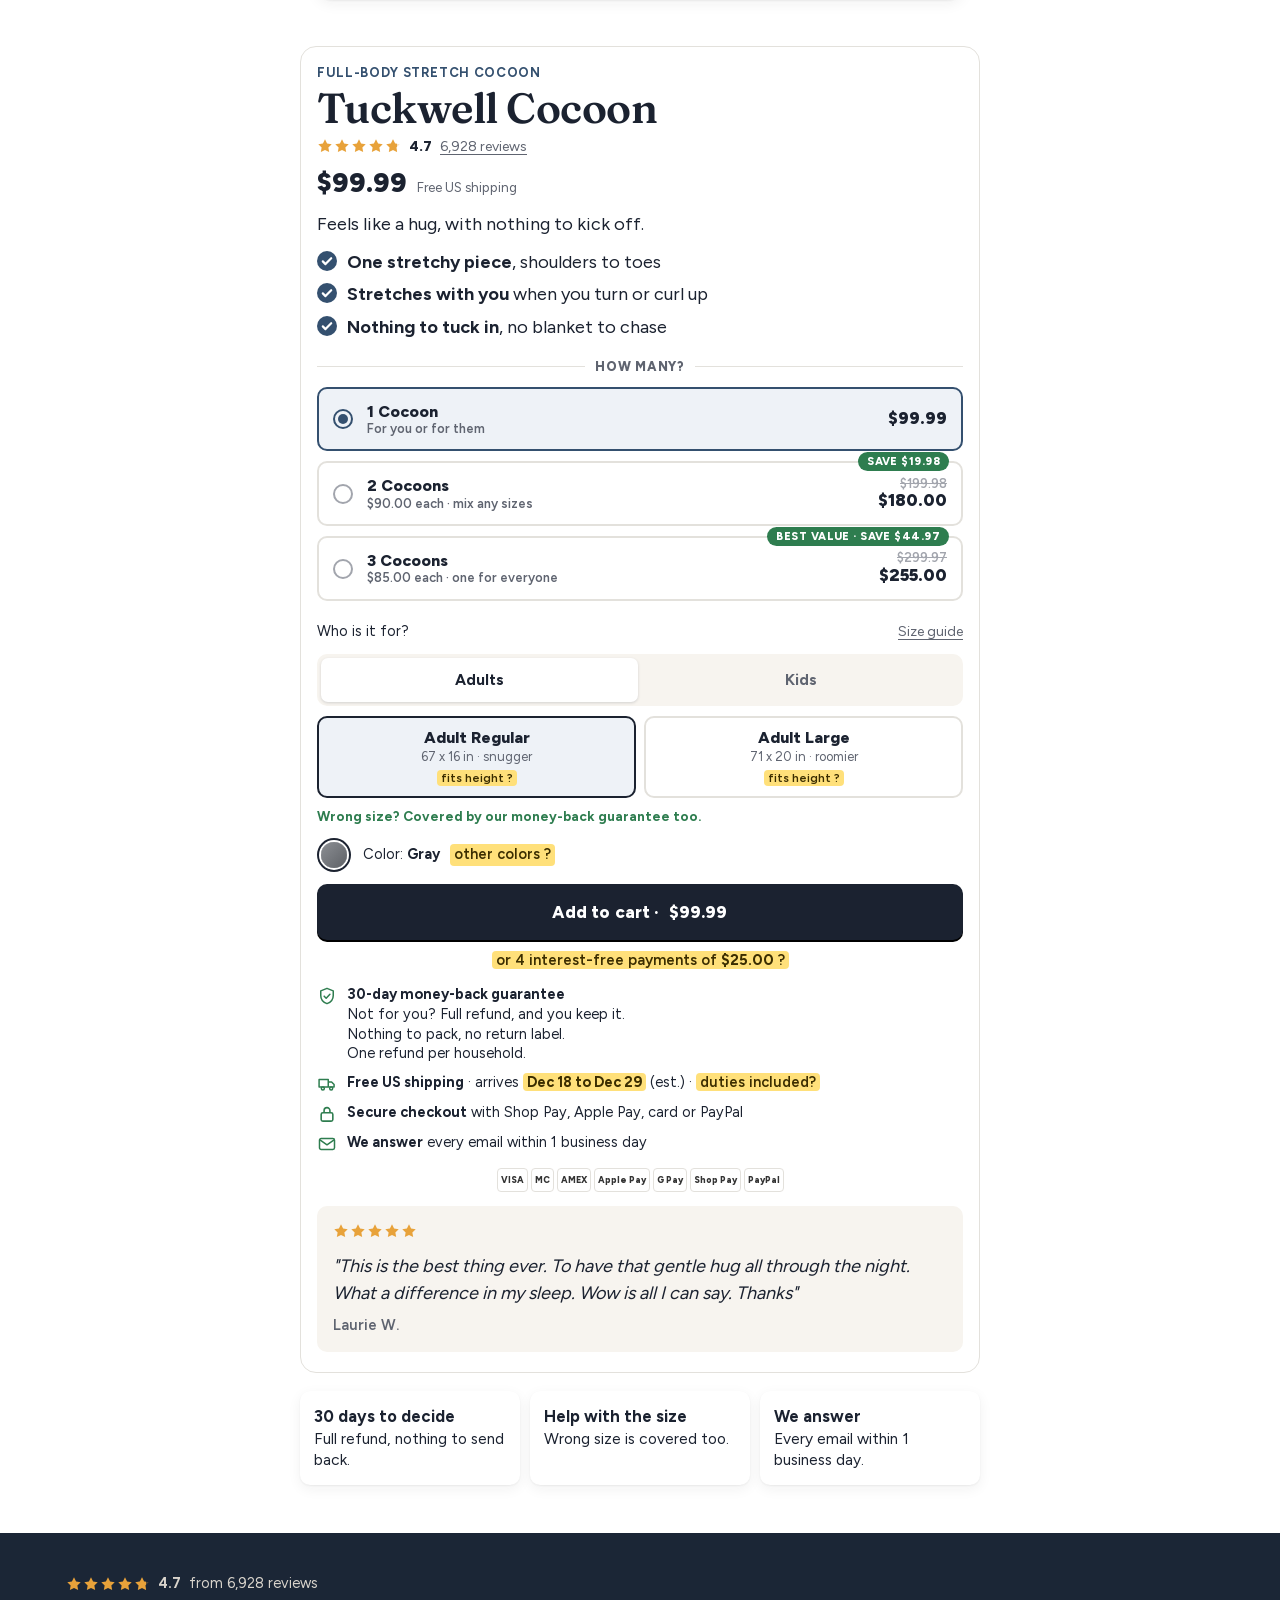
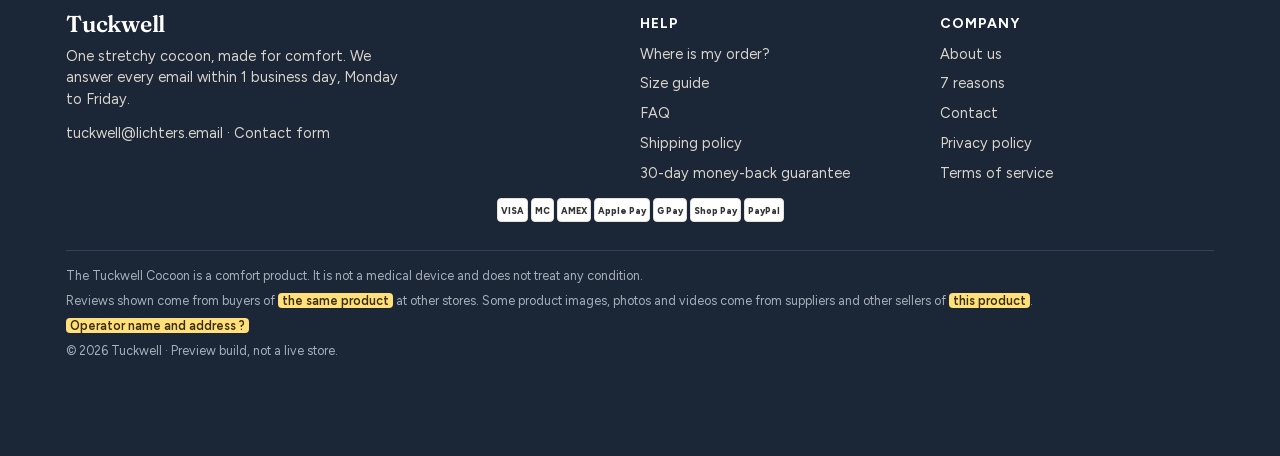
<file: pages/7-reasons/index.html>
<!doctype html>
<html lang="en">
<head>
<meta charset="utf-8">
<meta name="viewport" content="width=device-width,initial-scale=1,viewport-fit=cover">
<meta name="robots" content="noindex,nofollow">
<link rel="preload" href="../../fonts/Figtree.woff2" as="font" type="font/woff2" crossorigin>
<link rel="preload" href="../../fonts/Fraunces-600.woff2" as="font" type="font/woff2" crossorigin>
<meta property="og:image" content="https://davidlichters.github.io/tuckwell.com/img/og_tuckwell.jpg">
<link rel="icon" type="image/png" href="../../img/tw_icon.png">
<link rel="apple-touch-icon" href="../../img/tw_icon.png">
<link rel="stylesheet" href="../../assets/shop.css">
<title>7 reasons to stop chasing your blanket | Tuckwell</title>
<meta name="description" content="Why a stretchy full-body cocoon beats a blanket that never stays where you left it.">
<meta property="og:title" content="7 reasons to stop chasing your blanket">
</head>
<body data-basis="../..">
<svg width="0" height="0" style="position:absolute" aria-hidden="true">
  <symbol id="i-stern" viewBox="0 0 20 20"><path fill="currentColor" d="M10 1.6l2.6 5.3 5.8.8-4.2 4.1 1 5.8L10 14.9l-5.2 2.7 1-5.8L1.6 7.7l5.8-.8z"/></symbol>
  <symbol id="i-haken" viewBox="0 0 20 20"><circle cx="10" cy="10" r="10" fill="currentColor"/><path d="M5.8 10.4l2.7 2.7 5.7-5.9" fill="none" stroke="#fff" stroke-width="2.2" stroke-linecap="round" stroke-linejoin="round"/></symbol>
  <symbol id="i-haken-fein" viewBox="0 0 24 24"><path d="M5 12.5l4.5 4.5L19 7.5" fill="none" stroke="currentColor" stroke-width="2.4" stroke-linecap="round" stroke-linejoin="round"/></symbol>
  <symbol id="i-laster" viewBox="0 0 24 24"><g fill="none" stroke="currentColor" stroke-width="1.8" stroke-linejoin="round"><path d="M2.5 6.5h11v9h-11zM13.5 9.5h4l3 3.2v2.8h-7z"/><circle cx="7" cy="17.5" r="1.8" fill="#fff"/><circle cx="17" cy="17.5" r="1.8" fill="#fff"/></g></symbol>
  <symbol id="i-schild" viewBox="0 0 24 24"><g fill="none" stroke="currentColor" stroke-width="1.8" stroke-linejoin="round"><path d="M12 2.8l7.5 3v5.6c0 4.6-3.2 8.3-7.5 9.8-4.3-1.5-7.5-5.2-7.5-9.8V5.8z"/><path d="M8.6 12.2l2.4 2.4 4.5-4.6" stroke-linecap="round"/></g></symbol>
  <symbol id="i-waschen" viewBox="0 0 24 24"><g fill="none" stroke="currentColor" stroke-width="1.8" stroke-linejoin="round" stroke-linecap="round"><path d="M3 7h18l-2 12.5H5z"/><path d="M3 7l1.6-3h14.8L21 7"/><path d="M7.5 12.5c1.5-1.4 3-1.4 4.5 0s3 1.4 4.5 0"/></g></symbol>
  <symbol id="i-pfote" viewBox="0 0 24 24"><g fill="currentColor"><ellipse cx="6.2" cy="10" rx="2" ry="2.6"/><ellipse cx="10" cy="6.6" rx="2" ry="2.7"/><ellipse cx="14" cy="6.6" rx="2" ry="2.7"/><ellipse cx="17.8" cy="10" rx="2" ry="2.6"/><path d="M12 11.2c3 0 5.6 3.4 5.6 5.7 0 1.8-1.4 2.6-2.9 2.6-1.1 0-1.8-.6-2.7-.6s-1.6.6-2.7.6c-1.5 0-2.9-.8-2.9-2.6 0-2.3 2.6-5.7 5.6-5.7z"/></g></symbol>
  <symbol id="i-korb" viewBox="0 0 24 24"><g fill="none" stroke="currentColor" stroke-width="1.8" stroke-linejoin="round" stroke-linecap="round"><path d="M5 8h14l-1.2 11.5H6.2z"/><path d="M9 8V6.5a3 3 0 016 0V8"/></g></symbol>
  <symbol id="i-menue" viewBox="0 0 24 24"><path d="M3.5 7h17M3.5 12h17M3.5 17h17" stroke="currentColor" stroke-width="1.9" stroke-linecap="round"/></symbol>
  <symbol id="i-zu" viewBox="0 0 24 24"><path d="M6 6l12 12M18 6L6 18" stroke="currentColor" stroke-width="2" stroke-linecap="round"/></symbol>
  <symbol id="i-pfeil" viewBox="0 0 24 24"><path d="M9 5l7 7-7 7" fill="none" stroke="currentColor" stroke-width="2" stroke-linecap="round" stroke-linejoin="round"/></symbol>
  <symbol id="i-kalender" viewBox="0 0 24 24"><g fill="none" stroke="currentColor" stroke-width="1.8" stroke-linejoin="round" stroke-linecap="round"><rect x="3.5" y="5" width="17" height="15" rx="2"/><path d="M3.5 9.5h17M8 3v4M16 3v4"/></g></symbol>
  <symbol id="i-paket" viewBox="0 0 24 24"><g fill="none" stroke="currentColor" stroke-width="1.8" stroke-linejoin="round"><path d="M12 2.8l8.5 4.4v9.6L12 21.2l-8.5-4.4V7.2z"/><path d="M3.5 7.2L12 11.6l8.5-4.4M12 11.6v9.6"/></g></symbol>
  <symbol id="i-herz" viewBox="0 0 24 24"><path d="M12 20.3s-7.8-4.7-7.8-10.4A4.4 4.4 0 0112 7.2a4.4 4.4 0 017.8 2.7c0 5.7-7.8 10.4-7.8 10.4z" fill="currentColor"/></symbol>
  <symbol id="i-mail" viewBox="0 0 24 24"><g fill="none" stroke="currentColor" stroke-width="1.8" stroke-linejoin="round"><rect x="3" y="5.5" width="18" height="13" rx="2"/><path d="M3.5 7l8.5 6 8.5-6"/></g></symbol>
  <symbol id="i-schloss" viewBox="0 0 24 24"><g fill="none" stroke="currentColor" stroke-width="1.9" stroke-linejoin="round"><rect x="5" y="10.5" width="14" height="10" rx="2"/><path d="M8.5 10.5V7.8a3.5 3.5 0 017 0v2.7"/></g></symbol>
</svg>

<div class="vorschau"><b>PREVIEW, no checkout.</b> Yellow = still open.</div>
<div class="leiste" role="region" aria-label="Announcement"><span data-leiste>Christmas: order by <mark class="offen">Nov 30</mark> · Free US shipping</span></div>
<header class="kopf"><div class="kopf__innen">
  <a class="logo kopf__logo" href="../../" aria-label="Tuckwell home">Tuckwell</a>
  <nav class="kopf__nav" aria-label="Main"><a href="../../products/tuckwell-cocoon/">Shop</a><a href="../../products/tuckwell-cocoon/#bewertungen">Reviews</a><a href="../../pages/size-guide/">Size guide</a><a href="../../pages/faq/">FAQ</a><a href="../../pages/contact/">Contact</a></nav>
  <div class="kopf__rechts">
    <button class="symbol" data-oeffne="#korb" aria-label="Cart"><svg><use href="#i-korb"/></svg><span class="korb-zahl" data-leer="1">0</span></button>
    <button class="symbol kopf__menue" data-oeffne="#menue" aria-label="Menu"><svg><use href="#i-menue"/></svg></button>
  </div>
</div></header>
<main>
<article class="artikel">
  <div class="vorzeile-klein">Worth a look before your next blanket</div>
  <h1>7 reasons to stop chasing your blanket</h1>
  <p class="artikel__lead">It slides off one side, it bunches at your feet, and at some point in the night you are fishing for it on the floor. There is a simpler way to stay covered.</p>
  <img class="artikel__held" src="../../img/tw_01_oben.webp" alt="Woman asleep on her side on a bed, wrapped shoulders to toes in the gray Tuckwell Cocoon" width="1000" height="1000" fetchpriority="high">
  <a class="knopf" href="#kaufen">See the Cocoon · $99.99</a>
  <p class="klein-zeile"><svg><use href="#i-schild"/></svg> 30-day money-back guarantee, and you keep it</p>

  <section class="grund"><div class="grund__nr">REASON 1</div><h2>There is nothing to kick off</h2>
    <p>A blanket stays only as long as you hold still. The Cocoon goes around you, from your shoulders to your toes. You wear it instead of lying under it, so there is no loose blanket to lose.</p></section>

  <section class="grund"><div class="grund__nr">REASON 2</div><h2>Nobody has to tuck you in</h2>
    <p>No sheet to pull tight, no corners to fold under the mattress. You get in, lie down and feel wrapped. It feels like being tucked in, every single night, with nobody doing the tucking.</p>
    <img src="../../img/tw_anziehen_poster.webp" alt="Woman lying in the gray Cocoon on a bed, whole product on the body" loading="lazy" width="1000" height="1000"></section>

  <section class="grund"><div class="grund__nr">REASON 3</div><h2>It turns when you turn</h2>
    <p>It is one stretchy piece of fabric. Roll over, pull your knees up or stretch out, and it gives with you, then settles back around you.</p>
    <img src="../../img/tw_05_stoff.webp" alt="Man stretching the Cocoon fabric" loading="lazy" width="1000" height="1000"><div class="zitat"><span class="sterne"><svg><use href="#i-stern"/></svg><svg><use href="#i-stern"/></svg><svg><use href="#i-stern"/></svg><svg><use href="#i-stern"/></svg><svg><use href="#i-stern"/></svg></span><p>"Best purchase ever made! This blanket is so comforting but yeah stretchable enough to allow you to move. Finally able to sleep through the night!"</p><small>J. O.</small></div></section>

  <div class="zwischen"><p>Sounds like your nights?</p><a class="knopf" href="#kaufen">Try it for 30 days</a></div>

  <section class="grund"><div class="grund__nr">REASON 4</div><h2>Snug on every side</h2>
    <p>A blanket only touches you from above. The Cocoon wraps all the way around, and that feels cozy and calming. How it feels is personal, which is why you get 30 days to find out.</p><div class="zitat"><span class="sterne"><svg><use href="#i-stern"/></svg><svg><use href="#i-stern"/></svg><svg><use href="#i-stern"/></svg><svg><use href="#i-stern"/></svg><svg><use href="#i-stern"/></svg></span><p>"Love it! So soft and calming. Feel very relaxed, and fall asleep faster."</p><small>Danielle H.</small></div>
    <img src="../../img/tw_06_seite.webp" alt="Man asleep on his side in the Cocoon" loading="lazy" width="1000" height="1000"></section>

  <section class="grund"><div class="grund__nr">REASON 5</div><h2>Snug without the filling</h2>
    <p>That close feeling comes from stretch, not from pounds of filling. <mark class="offen">You can pick it up with one hand and carry it to another room.</mark></p><div class="zitat"><span class="sterne"><svg><use href="#i-stern"/></svg><svg><use href="#i-stern"/></svg><svg><use href="#i-stern"/></svg><svg><use href="#i-stern"/></svg><svg><use href="#i-stern"/></svg></span><p>"I absolutely love this product! I love weighted blankets but always feel they never stayed in place, with this, I don’t have to worry about it! 100% happy with my purchase!"</p><small>Savannah A.</small></div></section>

  <section class="grund"><div class="grund__nr">REASON 6</div><h2>It isn't only for bedtime</h2>
    <p>Any bed, the couch, or on top of your usual bedding. Read in it, watch a movie in it, and fall asleep when you are ready. <mark class="offen">Going away? Roll it up, put it in your bag, and the same snug feeling comes along.</mark></p>
    <img src="../../img/tw_07_lesen.webp" alt="Woman reading on the bed in the Cocoon" loading="lazy" width="1000" height="1000"><div class="zitat"><span class="sterne"><svg><use href="#i-stern"/></svg><svg><use href="#i-stern"/></svg><svg><use href="#i-stern"/></svg><svg><use href="#i-stern"/></svg><svg><use href="#i-stern"/></svg></span><p>"My wife received this as a gift for Christmas. She said is the most comfortable thing to wear to bed. She also enjoys wearing it while watching TV."</p><small>Ricky M.</small></div></section>

  <section class="grund"><div class="grund__nr">REASON 7</div><h2>There is a size for the kids too, with 30 days to decide</h2>
    <p>Two adult and two kids sizes, so a whole family can have their own. And if it is not for you, email us within 30 days of delivery. You get a full refund and you keep the Cocoon.</p>
    <div class="groessen-tabelle"><table><thead><tr><th>Size</th><th>Before stretching</th><th>Fits height</th></tr></thead><tbody><tr><td><b>Adult Regular</b><small>snugger wrap</small></td><td>67 x 16 in<small>170 x 40 cm</small></td><td><mark class="offen">height ?</mark></td></tr><tr><td><b>Adult Large</b><small>more room to move</small></td><td>71 x 20 in<small>180 x 50 cm</small></td><td><mark class="offen">height ?</mark></td></tr><tr><td><b>Kids Small</b><small>smaller kids</small></td><td>55 x 14 in<small>140 x 35 cm</small></td><td><mark class="offen">height ?</mark></td></tr><tr><td><b>Kids Large</b><small>bigger kids</small></td><td>59 x 16 in<small>150 x 40 cm</small></td><td><mark class="offen">height ?</mark></td></tr></tbody></table></div></section>
</article>

<section class="huelle" style="max-width:712px"><div class="kaufkasten" id="kaufen">
  <div class="pdp__info">
    <div class="vorzeile-klein">Full-body stretch cocoon</div>
    <h2 class="titel">Tuckwell Cocoon</h2>
    <a class="sterne-zeile" href="../../products/tuckwell-cocoon/#bewertungen"><span class="sterne" role="img" aria-label="4.7 out of 5 stars"><svg><use href="#i-stern"/></svg><svg><use href="#i-stern"/></svg><svg><use href="#i-stern"/></svg><svg><use href="#i-stern"/></svg><span class="stern-teil"><svg><use href="#i-stern"/></svg><span style="width:73%"><svg><use href="#i-stern"/></svg></span></span></span><b>4.7</b><u>6,928 reviews</u></a>
    <div class="preis-zeile"><span class="preis">$99.99</span><small>Free US shipping</small></div>
    <p class="unterzeile">Feels like a hug, with nothing to kick off.</p>
    <ul class="haken">
      <li><svg><use href="#i-haken"/></svg><span><b>One stretchy piece</b>, shoulders to toes</span></li>
      <li><svg><use href="#i-haken"/></svg><span><b>Stretches with you</b> when you turn or curl up</span></li>
      <li><svg><use href="#i-haken"/></svg><span><b>Nothing to tuck in</b>, no blanket to chase</span></li>
    </ul>

    <div class="stufen" id="wieviele">
      <div class="stufen__titel">How many?</div>
      <button class="stufe an" data-stufe="1">
        <span class="stufe__punkt"></span>
        <span class="stufe__name">1 Cocoon<small>For you or for them</small></span>
        <span class="stufe__preis"><span>$99.99</span></span>
      </button>
      <button class="stufe" data-stufe="2">
        <span class="stufe__band">Save $19.98</span>
        <span class="stufe__punkt"></span>
        <span class="stufe__name">2 Cocoons<small>$90.00 each · mix any sizes</small></span>
        <span class="stufe__preis"><s>$199.98</s><span>$180.00</span></span>
      </button>
      <button class="stufe" data-stufe="3">
        <span class="stufe__band">Best value · save $44.97</span>
        <span class="stufe__punkt"></span>
        <span class="stufe__name">3 Cocoons<small>$85.00 each · one for everyone</small></span>
        <span class="stufe__preis"><s>$299.97</s><span>$255.00</span></span>
      </button>
    </div>

    <div class="wahl">
      <div class="wahl__kopf"><span data-erste>Who is it for?</span><button type="button" data-oeffne="#groessenblatt">Size guide</button></div>
      <div class="umschalter"><button data-gruppe="adult">Adults</button><button data-gruppe="kids">Kids</button></div>
      <div class="groessen groessen--zwei" data-fuer="adult"><button class="groesse" data-groesse="a170"><b>Adult Regular</b><span>67 x 16 in · snugger</span><span><mark class="offen">fits height ?</mark></span></button><button class="groesse" data-groesse="a180"><b>Adult Large</b><span>71 x 20 in · roomier</span><span><mark class="offen">fits height ?</mark></span></button></div>
      <div class="groessen groessen--zwei" data-fuer="kids" hidden><button class="groesse" data-groesse="k140"><b>Kids Small</b><span>55 x 14 in · smaller</span><span><mark class="offen">fits height ?</mark></span></button><button class="groesse" data-groesse="k150"><b>Kids Large</b><span>59 x 16 in · bigger</span><span><mark class="offen">fits height ?</mark></span></button></div>
      <p class="kinder-hinweis" data-fuer="kids" hidden>For children from age <mark class="offen">minimum age ?</mark> who can get in and out on their own. Not for babies or toddlers.</p>
      <div class="zweite" data-zweite hidden>
        <div>Second Cocoon: <b data-text="groesse2">Adult Regular</b></div>
        <div class="zweite__wahl"><button data-groesse2="a170">Adult R</button><button data-groesse2="a180">Adult L</button><button data-groesse2="k140">Kids S</button><button data-groesse2="k150">Kids L</button></div>
      </div>
      <div class="zweite" data-dritte hidden>
        <div>Third Cocoon: <b data-text="groesse3">Adult Regular</b></div>
        <div class="zweite__wahl"><button data-groesse3="a170">Adult R</button><button data-groesse3="a180">Adult L</button><button data-groesse3="k140">Kids S</button><button data-groesse3="k150">Kids L</button></div>
      </div>
      <div class="groessen__hinweis">Wrong size? Covered by our money-back guarantee&nbsp;too.</div>
    </div>

    <div class="wahl">
      <div class="farb-zeile"><span class="farb-punkt"></span><span>Color: <b>Gray</b></span><mark class="offen">other colors ?</mark></div>
    </div>

    <button class="knopf" id="hauptknopf" data-kaufen>Add to cart · <span data-text="knopfpreis">$99.99</span></button>
    <div class="rate"><mark class="offen">or 4 interest-free payments of <b data-text="rate">$25.00</b> ?</mark></div>
    <div class="vertrauenszeilen">
      <div><svg><use href="#i-schild"/></svg><span class="zeilen"><b>30-day money-back guarantee</b><i>Not for you? Full refund, and you keep it.</i><i>Nothing to pack, no return label.</i><i>One refund per household.</i></span></div>
      <div><svg><use href="#i-laster"/></svg><span><b>Free US shipping</b> · arrives <mark class="offen"><b data-text="liefer">soon</b></mark> (est.) · <mark class="offen">duties included?</mark></span></div>
      <div><svg><use href="#i-schloss"/></svg><span><b>Secure checkout</b> with Shop Pay, Apple Pay, card or PayPal</span></div>
      <div><svg><use href="#i-mail"/></svg><span><b>We answer</b> every email within 1 business day</span></div>
      <div data-frist-zeile><svg><use href="#i-herz"/></svg><span><b>A Christmas gift?</b> Order by <mark class="offen">Nov 30</mark> (est.) and ship it straight to them.</span></div>
    </div>
    <div class="zahlarten" aria-label="Payment methods"><span>VISA</span><span>MC</span><span>AMEX</span><span>Apple Pay</span><span>G Pay</span><span>Shop Pay</span><span>PayPal</span></div>
    <div class="zitat"><span class="sterne"><svg><use href="#i-stern"/></svg><svg><use href="#i-stern"/></svg><svg><use href="#i-stern"/></svg><svg><use href="#i-stern"/></svg><svg><use href="#i-stern"/></svg></span><p>"This is the best thing ever. To have that gentle hug all through the night. What a difference in my sleep. Wow is all I can say. Thanks"</p><small>Laurie W.</small></div>
    
  </div>
</div>
<div class="karten3">
  <a href="../../pages/refund-policy/"><b>30 days to decide</b>Full refund, nothing to send back.</a>
  <a href="../../pages/size-guide/"><b>Help with the size</b>Wrong size is covered too.</a>
  <a href="../../pages/contact/"><b>We answer</b>Every email within 1 business day.</a>
</div></section>
<div style="height:48px"></div>
</main>
<div class="haftend" aria-hidden="true">
  <button class="haftend__wahl" data-oeffne="#groessenblatt" aria-label="Change size">
    <img src="../../img/tw_01_oben.webp" alt="" loading="lazy">
    <span class="haftend__text"><b data-text="haftwahl">Adult Regular</b><span class="haftend__liefer">Change size ›</span></span>
  </button>
  <button class="knopf" data-kaufen>Add to cart · <span data-text="knopfpreis">$99.99</span></button>
</div>
<div class="schublade schublade--unten" id="groessenblatt" aria-hidden="true"><div class="schublade__grund"></div>
  <div class="schublade__tafel"><div class="schublade__kopf"><span>Find the right size</span><button class="symbol" data-zu aria-label="Close"><svg><use href="#i-zu"/></svg></button></div>
  <div class="blatt__inhalt">
    <p class="blatt__regel">Sizes are before stretching. Between two sizes? <b>The smaller wraps snugger, the larger gives more room.</b></p>
    <div class="blatt__liste"><button data-groesse="a170" data-zu><b>Adult Regular</b><span>67 x 16 in<br>170 x 40 cm</span><strong><mark class="offen">fits height ?</mark></strong><em>snugger wrap</em></button><button data-groesse="a180" data-zu><b>Adult Large</b><span>71 x 20 in<br>180 x 50 cm</span><strong><mark class="offen">fits height ?</mark></strong><em>more room to move</em></button><button data-groesse="k140" data-zu><b>Kids Small</b><span>55 x 14 in<br>140 x 35 cm</span><strong><mark class="offen">fits height ?</mark></strong><em>smaller kids</em></button><button data-groesse="k150" data-zu><b>Kids Large</b><span>59 x 16 in<br>150 x 40 cm</span><strong><mark class="offen">fits height ?</mark></strong><em>bigger kids</em></button></div>
    <p class="blatt__klein">Wrong size? Covered by our 30-day money-back guarantee: full refund, you keep it. One refund per household. <a href="../../pages/size-guide/">Full size guide</a></p>
  </div></div></div>
<footer class="fuss"><div class="huelle">
  <a class="fuss__bew" href="../../products/tuckwell-cocoon/#bewertungen"><span class="sterne" role="img" aria-label="4.7 out of 5 stars"><svg><use href="#i-stern"/></svg><svg><use href="#i-stern"/></svg><svg><use href="#i-stern"/></svg><svg><use href="#i-stern"/></svg><span class="stern-teil"><svg><use href="#i-stern"/></svg><span style="width:73%"><svg><use href="#i-stern"/></svg></span></span></span> <b>4.7</b> from 6,928 reviews</a>
  <div class="fuss__raster">
    <div><span class="logo logo--hell">Tuckwell</span>
      <p style="margin:0;max-width:340px">One stretchy cocoon, made for comfort. We answer every email within 1 business day, Monday to Friday.</p>
      <p style="margin:12px 0 0"><a href="mailto:tuckwell@lichters.email">tuckwell@lichters.email</a> · <a href="../../pages/contact/">Contact form</a></p></div>
    <div><h5>Help</h5><ul><li><a href="mailto:tuckwell@lichters.email?subject=Where%20is%20my%20order%3F">Where is my order?</a></li><li><a href="../../pages/size-guide/">Size guide</a></li><li><a href="../../pages/faq/">FAQ</a></li><li><a href="../../pages/shipping-policy/">Shipping policy</a></li><li><a href="../../pages/refund-policy/">30-day money-back guarantee</a></li></ul></div>
    <div><h5>Company</h5><ul><li><a href="../../pages/about-us/">About us</a></li><li><a href="../../pages/7-reasons/">7 reasons</a></li><li><a href="../../pages/contact/">Contact</a></li><li><a href="../../pages/privacy-policy/">Privacy policy</a></li><li><a href="../../pages/terms-of-service/">Terms of service</a></li></ul></div>
  </div>
  <div class="zahlarten" aria-label="Payment methods"><span>VISA</span><span>MC</span><span>AMEX</span><span>Apple Pay</span><span>G Pay</span><span>Shop Pay</span><span>PayPal</span></div>
  <div class="fuss__klein"><p>The Tuckwell Cocoon is a comfort product. It is not a medical device and does not treat any condition.</p><p class="fuss__recht">Reviews shown come from buyers of <mark class="offen">the same product</mark> at other stores. Some product images, photos and videos come from suppliers and other sellers of <mark class="offen">this product</mark>.</p><p class="fuss__betreiber"><mark class="offen">Operator name and address ?</mark></p><p>© 2026 Tuckwell · Preview build, not a live store.</p></div>
</div></footer>
<div class="schublade schublade--rechts" id="menue" aria-hidden="true"><div class="schublade__grund"></div>
  <div class="schublade__tafel"><div class="schublade__kopf"><span>Menu</span><button class="symbol" data-zu aria-label="Close"><svg><use href="#i-zu"/></svg></button></div>
  <ul class="menue-liste">
    <li><a href="../../products/tuckwell-cocoon/">Shop the Cocoon <svg width="18" height="18"><use href="#i-pfeil"/></svg></a></li>
    <li><a href="../../products/tuckwell-cocoon/?for=kids">Kids sizes <svg width="18" height="18"><use href="#i-pfeil"/></svg></a></li>
    <li><a href="../../products/tuckwell-cocoon/?qty=3#wieviele">3 for the family <svg width="18" height="18"><use href="#i-pfeil"/></svg></a></li>
    <li><a href="../../products/tuckwell-cocoon/#bewertungen">Reviews <svg width="18" height="18"><use href="#i-pfeil"/></svg></a></li>
    <li><a href="../../pages/size-guide/">Size guide <svg width="18" height="18"><use href="#i-pfeil"/></svg></a></li>
    <li><a href="../../pages/7-reasons/">7 reasons <svg width="18" height="18"><use href="#i-pfeil"/></svg></a></li>
    <li><a href="../../pages/faq/">FAQ <svg width="18" height="18"><use href="#i-pfeil"/></svg></a></li>
    <li><a href="mailto:tuckwell@lichters.email?subject=Where%20is%20my%20order%3F">Where is my order? <svg width="18" height="18"><use href="#i-pfeil"/></svg></a></li>
    <li><a href="../../pages/about-us/">About us <svg width="18" height="18"><use href="#i-pfeil"/></svg></a></li>
    <li><a href="../../pages/contact/">Contact us <svg width="18" height="18"><use href="#i-pfeil"/></svg></a></li>
  </ul></div></div>
<div class="schublade schublade--rechts" id="korb" aria-hidden="true"><div class="schublade__grund"></div>
  <div class="schublade__tafel"><div class="schublade__kopf"><span>Your cart</span><button class="symbol" data-zu aria-label="Close"><svg><use href="#i-zu"/></svg></button></div>
  <div class="korb__liste" id="korb-liste"></div>
  <div class="korb__fuss">
    <div class="korb__spar" id="korb-spar" hidden><span>Multi-Cocoon saving</span><span id="korb-spar-wert"></span></div>
    <div class="korb__summe"><span>Subtotal</span><span id="korb-summe">$0.00</span></div>
    <div class="rate rate--korb"><mark class="offen">or 4 interest-free payments of <b id="korb-rate">$0.00</b> ?</mark></div>
    <div class="korb__klein">Shipping: <b>Free</b> · <mark class="offen">duties included?</mark> · arrives <mark class="offen"><span data-text="liefer">soon</span></mark> (est.)</div>
    <button class="knopf" data-kasse><svg width="18" height="18"><use href="#i-schloss"/></svg> Secure checkout</button>
    <div class="express"><button data-kasse class="express__shop">Shop Pay</button><button data-kasse class="express__g">G Pay</button><button data-kasse class="express__p">PayPal</button></div>
    <div class="unter-knopf" style="margin-top:12px">
      <div><svg><use href="#i-schild"/></svg><span class="zeilen"><b>30-day money-back guarantee</b><i>Not for you? Full refund, and you keep it.</i></span></div>
    </div>
    <div class="zahlarten" aria-label="Payment methods"><span>VISA</span><span>MC</span><span>AMEX</span><span>Apple Pay</span><span>G Pay</span><span>Shop Pay</span><span>PayPal</span></div>
  </div></div></div>
<div class="toast" id="toast" role="status"></div>
<script src="../../assets/shop.js" defer></script>
</body>
</html>
</file>
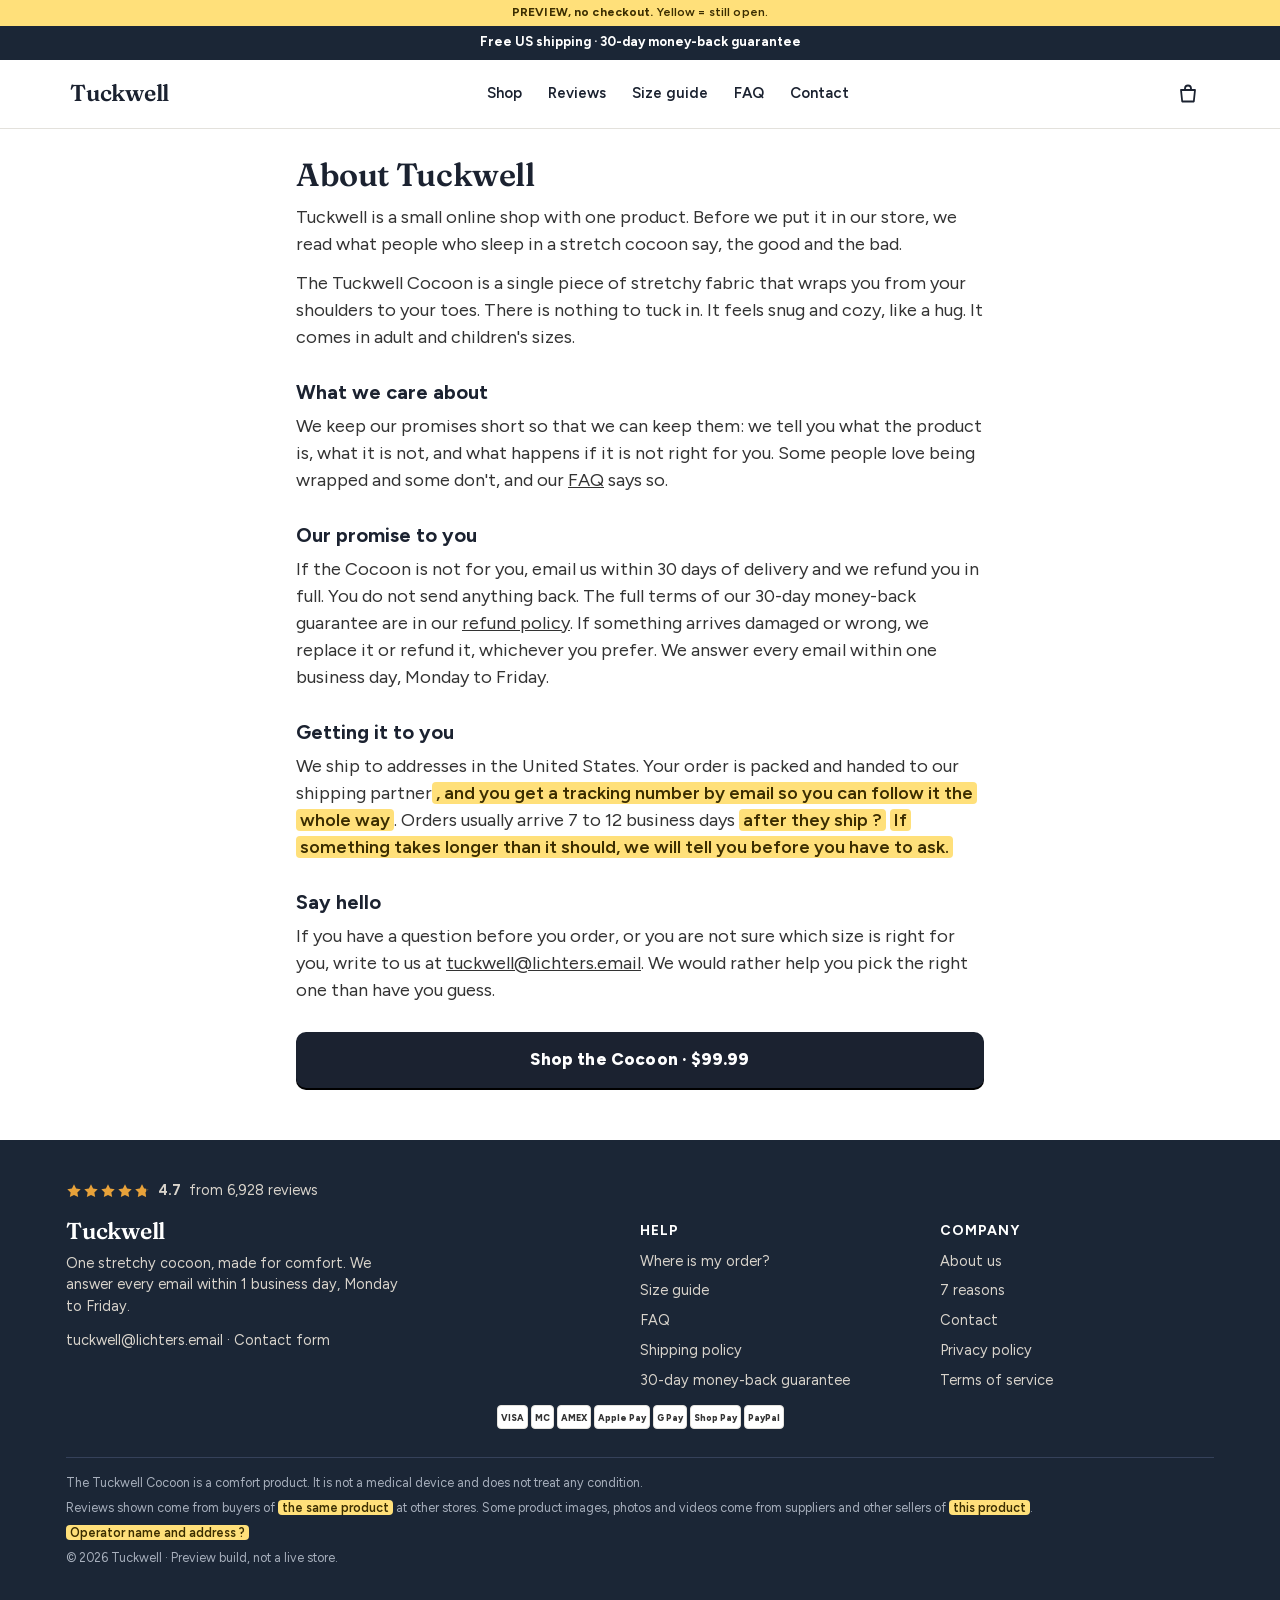
<file: pages/about-us/index.html>
<!doctype html>
<html lang="en">
<head>
<meta charset="utf-8">
<meta name="viewport" content="width=device-width,initial-scale=1,viewport-fit=cover">
<meta name="robots" content="noindex,nofollow">
<link rel="preload" href="../../fonts/Figtree.woff2" as="font" type="font/woff2" crossorigin>
<link rel="preload" href="../../fonts/Fraunces-600.woff2" as="font" type="font/woff2" crossorigin>
<meta property="og:image" content="https://davidlichters.github.io/tuckwell.com/img/og_tuckwell.jpg">
<link rel="icon" type="image/png" href="../../img/tw_icon.png">
<link rel="apple-touch-icon" href="../../img/tw_icon.png">
<link rel="stylesheet" href="../../assets/shop.css">
<meta property="og:title" content="About Tuckwell">
<title>About Tuckwell</title>
<meta name="description" content="A small online shop that sells one thing: a stretchy full-body cocoon.">
</head>
<body data-basis="../..">
<svg width="0" height="0" style="position:absolute" aria-hidden="true">
  <symbol id="i-stern" viewBox="0 0 20 20"><path fill="currentColor" d="M10 1.6l2.6 5.3 5.8.8-4.2 4.1 1 5.8L10 14.9l-5.2 2.7 1-5.8L1.6 7.7l5.8-.8z"/></symbol>
  <symbol id="i-haken" viewBox="0 0 20 20"><circle cx="10" cy="10" r="10" fill="currentColor"/><path d="M5.8 10.4l2.7 2.7 5.7-5.9" fill="none" stroke="#fff" stroke-width="2.2" stroke-linecap="round" stroke-linejoin="round"/></symbol>
  <symbol id="i-haken-fein" viewBox="0 0 24 24"><path d="M5 12.5l4.5 4.5L19 7.5" fill="none" stroke="currentColor" stroke-width="2.4" stroke-linecap="round" stroke-linejoin="round"/></symbol>
  <symbol id="i-laster" viewBox="0 0 24 24"><g fill="none" stroke="currentColor" stroke-width="1.8" stroke-linejoin="round"><path d="M2.5 6.5h11v9h-11zM13.5 9.5h4l3 3.2v2.8h-7z"/><circle cx="7" cy="17.5" r="1.8" fill="#fff"/><circle cx="17" cy="17.5" r="1.8" fill="#fff"/></g></symbol>
  <symbol id="i-schild" viewBox="0 0 24 24"><g fill="none" stroke="currentColor" stroke-width="1.8" stroke-linejoin="round"><path d="M12 2.8l7.5 3v5.6c0 4.6-3.2 8.3-7.5 9.8-4.3-1.5-7.5-5.2-7.5-9.8V5.8z"/><path d="M8.6 12.2l2.4 2.4 4.5-4.6" stroke-linecap="round"/></g></symbol>
  <symbol id="i-waschen" viewBox="0 0 24 24"><g fill="none" stroke="currentColor" stroke-width="1.8" stroke-linejoin="round" stroke-linecap="round"><path d="M3 7h18l-2 12.5H5z"/><path d="M3 7l1.6-3h14.8L21 7"/><path d="M7.5 12.5c1.5-1.4 3-1.4 4.5 0s3 1.4 4.5 0"/></g></symbol>
  <symbol id="i-pfote" viewBox="0 0 24 24"><g fill="currentColor"><ellipse cx="6.2" cy="10" rx="2" ry="2.6"/><ellipse cx="10" cy="6.6" rx="2" ry="2.7"/><ellipse cx="14" cy="6.6" rx="2" ry="2.7"/><ellipse cx="17.8" cy="10" rx="2" ry="2.6"/><path d="M12 11.2c3 0 5.6 3.4 5.6 5.7 0 1.8-1.4 2.6-2.9 2.6-1.1 0-1.8-.6-2.7-.6s-1.6.6-2.7.6c-1.5 0-2.9-.8-2.9-2.6 0-2.3 2.6-5.7 5.6-5.7z"/></g></symbol>
  <symbol id="i-korb" viewBox="0 0 24 24"><g fill="none" stroke="currentColor" stroke-width="1.8" stroke-linejoin="round" stroke-linecap="round"><path d="M5 8h14l-1.2 11.5H6.2z"/><path d="M9 8V6.5a3 3 0 016 0V8"/></g></symbol>
  <symbol id="i-menue" viewBox="0 0 24 24"><path d="M3.5 7h17M3.5 12h17M3.5 17h17" stroke="currentColor" stroke-width="1.9" stroke-linecap="round"/></symbol>
  <symbol id="i-zu" viewBox="0 0 24 24"><path d="M6 6l12 12M18 6L6 18" stroke="currentColor" stroke-width="2" stroke-linecap="round"/></symbol>
  <symbol id="i-pfeil" viewBox="0 0 24 24"><path d="M9 5l7 7-7 7" fill="none" stroke="currentColor" stroke-width="2" stroke-linecap="round" stroke-linejoin="round"/></symbol>
  <symbol id="i-kalender" viewBox="0 0 24 24"><g fill="none" stroke="currentColor" stroke-width="1.8" stroke-linejoin="round" stroke-linecap="round"><rect x="3.5" y="5" width="17" height="15" rx="2"/><path d="M3.5 9.5h17M8 3v4M16 3v4"/></g></symbol>
  <symbol id="i-paket" viewBox="0 0 24 24"><g fill="none" stroke="currentColor" stroke-width="1.8" stroke-linejoin="round"><path d="M12 2.8l8.5 4.4v9.6L12 21.2l-8.5-4.4V7.2z"/><path d="M3.5 7.2L12 11.6l8.5-4.4M12 11.6v9.6"/></g></symbol>
  <symbol id="i-herz" viewBox="0 0 24 24"><path d="M12 20.3s-7.8-4.7-7.8-10.4A4.4 4.4 0 0112 7.2a4.4 4.4 0 017.8 2.7c0 5.7-7.8 10.4-7.8 10.4z" fill="currentColor"/></symbol>
  <symbol id="i-mail" viewBox="0 0 24 24"><g fill="none" stroke="currentColor" stroke-width="1.8" stroke-linejoin="round"><rect x="3" y="5.5" width="18" height="13" rx="2"/><path d="M3.5 7l8.5 6 8.5-6"/></g></symbol>
  <symbol id="i-schloss" viewBox="0 0 24 24"><g fill="none" stroke="currentColor" stroke-width="1.9" stroke-linejoin="round"><rect x="5" y="10.5" width="14" height="10" rx="2"/><path d="M8.5 10.5V7.8a3.5 3.5 0 017 0v2.7"/></g></symbol>
</svg>

<div class="vorschau"><b>PREVIEW, no checkout.</b> Yellow = still open.</div>
<div class="leiste" role="region" aria-label="Announcement"><span data-leiste>Christmas: order by <mark class="offen">Nov 30</mark> · Free US shipping</span></div>
<header class="kopf"><div class="kopf__innen">
  <a class="logo kopf__logo" href="../../" aria-label="Tuckwell home">Tuckwell</a>
  <nav class="kopf__nav" aria-label="Main"><a href="../../products/tuckwell-cocoon/">Shop</a><a href="../../products/tuckwell-cocoon/#bewertungen">Reviews</a><a href="../../pages/size-guide/">Size guide</a><a href="../../pages/faq/">FAQ</a><a href="../../pages/contact/">Contact</a></nav>
  <div class="kopf__rechts">
    <button class="symbol" data-oeffne="#korb" aria-label="Cart"><svg><use href="#i-korb"/></svg><span class="korb-zahl" data-leer="1">0</span></button>
    <button class="symbol kopf__menue" data-oeffne="#menue" aria-label="Menu"><svg><use href="#i-menue"/></svg></button>
  </div>
</div></header>
<main>
<section class="huelle seite">
  <h1>About Tuckwell</h1>
  <p>Tuckwell is a small online shop with one product. Before we put it in our store, we read what people who sleep in a stretch cocoon say, the good and the bad.</p>
  <p>The Tuckwell Cocoon is a single piece of stretchy fabric that wraps you from your shoulders to your toes. There is nothing to tuck in. It feels snug and cozy, like a hug. It comes in adult and children's sizes.</p>
  <h2>What we care about</h2>
  <p>We keep our promises short so that we can keep them: we tell you what the product is, what it is not, and what happens if it is not right for you. Some people love being wrapped and some don't, and our <a href="../../pages/faq/">FAQ</a> says so.</p>
  <h2>Our promise to you</h2>
  <p>If the Cocoon is not for you, email us within 30 days of delivery and we refund you in full. You do not send anything back. The full terms of our 30-day money-back guarantee are in our <a href="../../pages/refund-policy/">refund policy</a>. If something arrives damaged or wrong, we replace it or refund it, whichever you prefer. We answer every email within one business day, Monday to Friday.</p>
  <h2>Getting it to you</h2>
  <p>We ship to addresses in the United States. Your order is packed and handed to our shipping partner<mark class="offen">, and you get a tracking number by email so you can follow it the whole way</mark>. Orders usually arrive 7 to 12 business days <mark class="offen">after they ship ?</mark> <mark class="offen">If something takes longer than it should, we will tell you before you have to ask.</mark></p>
  <h2>Say hello</h2>
  <p>If you have a question before you order, or you are not sure which size is right for you, write to us at <a href="mailto:tuckwell@lichters.email">tuckwell@lichters.email</a>. We would rather help you pick the right one than have you guess.</p>
  <p class="seite__zurueck"><a class="knopf" href="../../products/tuckwell-cocoon/">Shop the Cocoon · $99.99</a></p>
</section>
</main>

<footer class="fuss"><div class="huelle">
  <a class="fuss__bew" href="../../products/tuckwell-cocoon/#bewertungen"><span class="sterne" role="img" aria-label="4.7 out of 5 stars"><svg><use href="#i-stern"/></svg><svg><use href="#i-stern"/></svg><svg><use href="#i-stern"/></svg><svg><use href="#i-stern"/></svg><span class="stern-teil"><svg><use href="#i-stern"/></svg><span style="width:73%"><svg><use href="#i-stern"/></svg></span></span></span> <b>4.7</b> from 6,928 reviews</a>
  <div class="fuss__raster">
    <div><span class="logo logo--hell">Tuckwell</span>
      <p style="margin:0;max-width:340px">One stretchy cocoon, made for comfort. We answer every email within 1 business day, Monday to Friday.</p>
      <p style="margin:12px 0 0"><a href="mailto:tuckwell@lichters.email">tuckwell@lichters.email</a> · <a href="../../pages/contact/">Contact form</a></p></div>
    <div><h5>Help</h5><ul><li><a href="mailto:tuckwell@lichters.email?subject=Where%20is%20my%20order%3F">Where is my order?</a></li><li><a href="../../pages/size-guide/">Size guide</a></li><li><a href="../../pages/faq/">FAQ</a></li><li><a href="../../pages/shipping-policy/">Shipping policy</a></li><li><a href="../../pages/refund-policy/">30-day money-back guarantee</a></li></ul></div>
    <div><h5>Company</h5><ul><li><a href="../../pages/about-us/">About us</a></li><li><a href="../../pages/7-reasons/">7 reasons</a></li><li><a href="../../pages/contact/">Contact</a></li><li><a href="../../pages/privacy-policy/">Privacy policy</a></li><li><a href="../../pages/terms-of-service/">Terms of service</a></li></ul></div>
  </div>
  <div class="zahlarten" aria-label="Payment methods"><span>VISA</span><span>MC</span><span>AMEX</span><span>Apple Pay</span><span>G Pay</span><span>Shop Pay</span><span>PayPal</span></div>
  <div class="fuss__klein"><p>The Tuckwell Cocoon is a comfort product. It is not a medical device and does not treat any condition.</p><p class="fuss__recht">Reviews shown come from buyers of <mark class="offen">the same product</mark> at other stores. Some product images, photos and videos come from suppliers and other sellers of <mark class="offen">this product</mark>.</p><p class="fuss__betreiber"><mark class="offen">Operator name and address ?</mark></p><p>© 2026 Tuckwell · Preview build, not a live store.</p></div>
</div></footer>
<div class="schublade schublade--rechts" id="menue" aria-hidden="true"><div class="schublade__grund"></div>
  <div class="schublade__tafel"><div class="schublade__kopf"><span>Menu</span><button class="symbol" data-zu aria-label="Close"><svg><use href="#i-zu"/></svg></button></div>
  <ul class="menue-liste">
    <li><a href="../../products/tuckwell-cocoon/">Shop the Cocoon <svg width="18" height="18"><use href="#i-pfeil"/></svg></a></li>
    <li><a href="../../products/tuckwell-cocoon/?for=kids">Kids sizes <svg width="18" height="18"><use href="#i-pfeil"/></svg></a></li>
    <li><a href="../../products/tuckwell-cocoon/?qty=3#wieviele">3 for the family <svg width="18" height="18"><use href="#i-pfeil"/></svg></a></li>
    <li><a href="../../products/tuckwell-cocoon/#bewertungen">Reviews <svg width="18" height="18"><use href="#i-pfeil"/></svg></a></li>
    <li><a href="../../pages/size-guide/">Size guide <svg width="18" height="18"><use href="#i-pfeil"/></svg></a></li>
    <li><a href="../../pages/7-reasons/">7 reasons <svg width="18" height="18"><use href="#i-pfeil"/></svg></a></li>
    <li><a href="../../pages/faq/">FAQ <svg width="18" height="18"><use href="#i-pfeil"/></svg></a></li>
    <li><a href="mailto:tuckwell@lichters.email?subject=Where%20is%20my%20order%3F">Where is my order? <svg width="18" height="18"><use href="#i-pfeil"/></svg></a></li>
    <li><a href="../../pages/about-us/">About us <svg width="18" height="18"><use href="#i-pfeil"/></svg></a></li>
    <li><a href="../../pages/contact/">Contact us <svg width="18" height="18"><use href="#i-pfeil"/></svg></a></li>
  </ul></div></div>
<div class="schublade schublade--rechts" id="korb" aria-hidden="true"><div class="schublade__grund"></div>
  <div class="schublade__tafel"><div class="schublade__kopf"><span>Your cart</span><button class="symbol" data-zu aria-label="Close"><svg><use href="#i-zu"/></svg></button></div>
  <div class="korb__liste" id="korb-liste"></div>
  <div class="korb__fuss">
    <div class="korb__spar" id="korb-spar" hidden><span>Multi-Cocoon saving</span><span id="korb-spar-wert"></span></div>
    <div class="korb__summe"><span>Subtotal</span><span id="korb-summe">$0.00</span></div>
    <div class="rate rate--korb"><mark class="offen">or 4 interest-free payments of <b id="korb-rate">$0.00</b> ?</mark></div>
    <div class="korb__klein">Shipping: <b>Free</b> · <mark class="offen">duties included?</mark> · arrives <mark class="offen"><span data-text="liefer">soon</span></mark> (est.)</div>
    <button class="knopf" data-kasse><svg width="18" height="18"><use href="#i-schloss"/></svg> Secure checkout</button>
    <div class="express"><button data-kasse class="express__shop">Shop Pay</button><button data-kasse class="express__g">G Pay</button><button data-kasse class="express__p">PayPal</button></div>
    <div class="unter-knopf" style="margin-top:12px">
      <div><svg><use href="#i-schild"/></svg><span class="zeilen"><b>30-day money-back guarantee</b><i>Not for you? Full refund, and you keep it.</i></span></div>
    </div>
    <div class="zahlarten" aria-label="Payment methods"><span>VISA</span><span>MC</span><span>AMEX</span><span>Apple Pay</span><span>G Pay</span><span>Shop Pay</span><span>PayPal</span></div>
  </div></div></div>
<div class="toast" id="toast" role="status"></div>
<script src="../../assets/shop.js" defer></script>
</body>
</html>
</file>
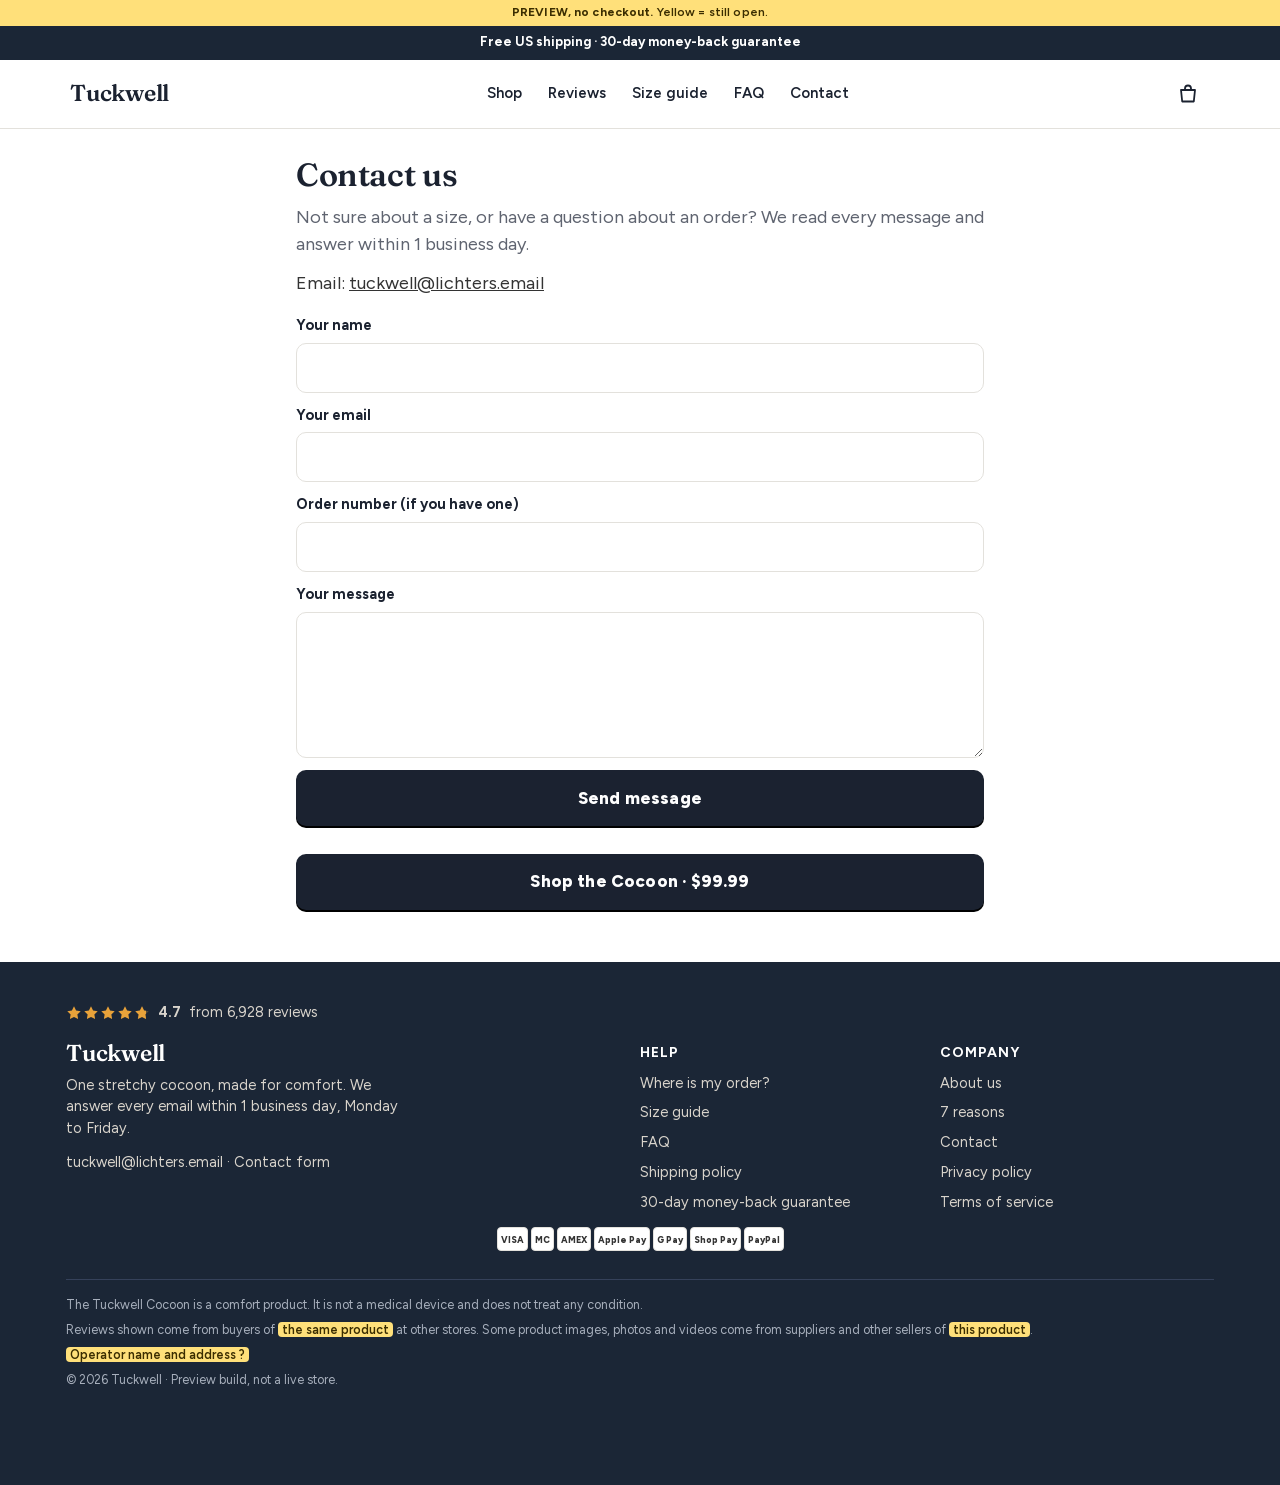
<file: pages/contact/index.html>
<!doctype html>
<html lang="en">
<head>
<meta charset="utf-8">
<meta name="viewport" content="width=device-width,initial-scale=1,viewport-fit=cover">
<meta name="robots" content="noindex,nofollow">
<link rel="preload" href="../../fonts/Figtree.woff2" as="font" type="font/woff2" crossorigin>
<link rel="preload" href="../../fonts/Fraunces-600.woff2" as="font" type="font/woff2" crossorigin>
<meta property="og:image" content="https://davidlichters.github.io/tuckwell.com/img/og_tuckwell.jpg">
<link rel="icon" type="image/png" href="../../img/tw_icon.png">
<link rel="apple-touch-icon" href="../../img/tw_icon.png">
<link rel="stylesheet" href="../../assets/shop.css">
<meta property="og:title" content="Contact | Tuckwell">
<title>Contact | Tuckwell</title>
<meta name="description" content="Write to us. We answer within one business day.">
</head>
<body data-basis="../..">
<svg width="0" height="0" style="position:absolute" aria-hidden="true">
  <symbol id="i-stern" viewBox="0 0 20 20"><path fill="currentColor" d="M10 1.6l2.6 5.3 5.8.8-4.2 4.1 1 5.8L10 14.9l-5.2 2.7 1-5.8L1.6 7.7l5.8-.8z"/></symbol>
  <symbol id="i-haken" viewBox="0 0 20 20"><circle cx="10" cy="10" r="10" fill="currentColor"/><path d="M5.8 10.4l2.7 2.7 5.7-5.9" fill="none" stroke="#fff" stroke-width="2.2" stroke-linecap="round" stroke-linejoin="round"/></symbol>
  <symbol id="i-haken-fein" viewBox="0 0 24 24"><path d="M5 12.5l4.5 4.5L19 7.5" fill="none" stroke="currentColor" stroke-width="2.4" stroke-linecap="round" stroke-linejoin="round"/></symbol>
  <symbol id="i-laster" viewBox="0 0 24 24"><g fill="none" stroke="currentColor" stroke-width="1.8" stroke-linejoin="round"><path d="M2.5 6.5h11v9h-11zM13.5 9.5h4l3 3.2v2.8h-7z"/><circle cx="7" cy="17.5" r="1.8" fill="#fff"/><circle cx="17" cy="17.5" r="1.8" fill="#fff"/></g></symbol>
  <symbol id="i-schild" viewBox="0 0 24 24"><g fill="none" stroke="currentColor" stroke-width="1.8" stroke-linejoin="round"><path d="M12 2.8l7.5 3v5.6c0 4.6-3.2 8.3-7.5 9.8-4.3-1.5-7.5-5.2-7.5-9.8V5.8z"/><path d="M8.6 12.2l2.4 2.4 4.5-4.6" stroke-linecap="round"/></g></symbol>
  <symbol id="i-waschen" viewBox="0 0 24 24"><g fill="none" stroke="currentColor" stroke-width="1.8" stroke-linejoin="round" stroke-linecap="round"><path d="M3 7h18l-2 12.5H5z"/><path d="M3 7l1.6-3h14.8L21 7"/><path d="M7.5 12.5c1.5-1.4 3-1.4 4.5 0s3 1.4 4.5 0"/></g></symbol>
  <symbol id="i-pfote" viewBox="0 0 24 24"><g fill="currentColor"><ellipse cx="6.2" cy="10" rx="2" ry="2.6"/><ellipse cx="10" cy="6.6" rx="2" ry="2.7"/><ellipse cx="14" cy="6.6" rx="2" ry="2.7"/><ellipse cx="17.8" cy="10" rx="2" ry="2.6"/><path d="M12 11.2c3 0 5.6 3.4 5.6 5.7 0 1.8-1.4 2.6-2.9 2.6-1.1 0-1.8-.6-2.7-.6s-1.6.6-2.7.6c-1.5 0-2.9-.8-2.9-2.6 0-2.3 2.6-5.7 5.6-5.7z"/></g></symbol>
  <symbol id="i-korb" viewBox="0 0 24 24"><g fill="none" stroke="currentColor" stroke-width="1.8" stroke-linejoin="round" stroke-linecap="round"><path d="M5 8h14l-1.2 11.5H6.2z"/><path d="M9 8V6.5a3 3 0 016 0V8"/></g></symbol>
  <symbol id="i-menue" viewBox="0 0 24 24"><path d="M3.5 7h17M3.5 12h17M3.5 17h17" stroke="currentColor" stroke-width="1.9" stroke-linecap="round"/></symbol>
  <symbol id="i-zu" viewBox="0 0 24 24"><path d="M6 6l12 12M18 6L6 18" stroke="currentColor" stroke-width="2" stroke-linecap="round"/></symbol>
  <symbol id="i-pfeil" viewBox="0 0 24 24"><path d="M9 5l7 7-7 7" fill="none" stroke="currentColor" stroke-width="2" stroke-linecap="round" stroke-linejoin="round"/></symbol>
  <symbol id="i-kalender" viewBox="0 0 24 24"><g fill="none" stroke="currentColor" stroke-width="1.8" stroke-linejoin="round" stroke-linecap="round"><rect x="3.5" y="5" width="17" height="15" rx="2"/><path d="M3.5 9.5h17M8 3v4M16 3v4"/></g></symbol>
  <symbol id="i-paket" viewBox="0 0 24 24"><g fill="none" stroke="currentColor" stroke-width="1.8" stroke-linejoin="round"><path d="M12 2.8l8.5 4.4v9.6L12 21.2l-8.5-4.4V7.2z"/><path d="M3.5 7.2L12 11.6l8.5-4.4M12 11.6v9.6"/></g></symbol>
  <symbol id="i-herz" viewBox="0 0 24 24"><path d="M12 20.3s-7.8-4.7-7.8-10.4A4.4 4.4 0 0112 7.2a4.4 4.4 0 017.8 2.7c0 5.7-7.8 10.4-7.8 10.4z" fill="currentColor"/></symbol>
  <symbol id="i-mail" viewBox="0 0 24 24"><g fill="none" stroke="currentColor" stroke-width="1.8" stroke-linejoin="round"><rect x="3" y="5.5" width="18" height="13" rx="2"/><path d="M3.5 7l8.5 6 8.5-6"/></g></symbol>
  <symbol id="i-schloss" viewBox="0 0 24 24"><g fill="none" stroke="currentColor" stroke-width="1.9" stroke-linejoin="round"><rect x="5" y="10.5" width="14" height="10" rx="2"/><path d="M8.5 10.5V7.8a3.5 3.5 0 017 0v2.7"/></g></symbol>
</svg>

<div class="vorschau"><b>PREVIEW, no checkout.</b> Yellow = still open.</div>
<div class="leiste" role="region" aria-label="Announcement"><span data-leiste>Christmas: order by <mark class="offen">Nov 30</mark> · Free US shipping</span></div>
<header class="kopf"><div class="kopf__innen">
  <a class="logo kopf__logo" href="../../" aria-label="Tuckwell home">Tuckwell</a>
  <nav class="kopf__nav" aria-label="Main"><a href="../../products/tuckwell-cocoon/">Shop</a><a href="../../products/tuckwell-cocoon/#bewertungen">Reviews</a><a href="../../pages/size-guide/">Size guide</a><a href="../../pages/faq/">FAQ</a><a href="../../pages/contact/">Contact</a></nav>
  <div class="kopf__rechts">
    <button class="symbol" data-oeffne="#korb" aria-label="Cart"><svg><use href="#i-korb"/></svg><span class="korb-zahl" data-leer="1">0</span></button>
    <button class="symbol kopf__menue" data-oeffne="#menue" aria-label="Menu"><svg><use href="#i-menue"/></svg></button>
  </div>
</div></header>
<main>
<section class="huelle seite">
  <h1>Contact us</h1>
  <p class="seite__lead">Not sure about a size, or have a question about an order? We read every message and answer within 1 business day.</p>
  <p>Email: <a href="mailto:tuckwell@lichters.email">tuckwell@lichters.email</a></p>
  <form class="kontakt" data-kontakt>
    <label>Your name<input name="name" autocomplete="name"></label>
    <label>Your email<input name="email" type="email" autocomplete="email"></label>
    <label>Order number (if you have one)<input name="bestellung"></label>
    <label>Your message<textarea name="nachricht" rows="5"></textarea></label>
    <button class="knopf" type="submit">Send message</button>
  </form>
  <p class="seite__zurueck"><a class="knopf" href="../../products/tuckwell-cocoon/">Shop the Cocoon · $99.99</a></p>
</section>
</main>

<footer class="fuss"><div class="huelle">
  <a class="fuss__bew" href="../../products/tuckwell-cocoon/#bewertungen"><span class="sterne" role="img" aria-label="4.7 out of 5 stars"><svg><use href="#i-stern"/></svg><svg><use href="#i-stern"/></svg><svg><use href="#i-stern"/></svg><svg><use href="#i-stern"/></svg><span class="stern-teil"><svg><use href="#i-stern"/></svg><span style="width:73%"><svg><use href="#i-stern"/></svg></span></span></span> <b>4.7</b> from 6,928 reviews</a>
  <div class="fuss__raster">
    <div><span class="logo logo--hell">Tuckwell</span>
      <p style="margin:0;max-width:340px">One stretchy cocoon, made for comfort. We answer every email within 1 business day, Monday to Friday.</p>
      <p style="margin:12px 0 0"><a href="mailto:tuckwell@lichters.email">tuckwell@lichters.email</a> · <a href="../../pages/contact/">Contact form</a></p></div>
    <div><h5>Help</h5><ul><li><a href="mailto:tuckwell@lichters.email?subject=Where%20is%20my%20order%3F">Where is my order?</a></li><li><a href="../../pages/size-guide/">Size guide</a></li><li><a href="../../pages/faq/">FAQ</a></li><li><a href="../../pages/shipping-policy/">Shipping policy</a></li><li><a href="../../pages/refund-policy/">30-day money-back guarantee</a></li></ul></div>
    <div><h5>Company</h5><ul><li><a href="../../pages/about-us/">About us</a></li><li><a href="../../pages/7-reasons/">7 reasons</a></li><li><a href="../../pages/contact/">Contact</a></li><li><a href="../../pages/privacy-policy/">Privacy policy</a></li><li><a href="../../pages/terms-of-service/">Terms of service</a></li></ul></div>
  </div>
  <div class="zahlarten" aria-label="Payment methods"><span>VISA</span><span>MC</span><span>AMEX</span><span>Apple Pay</span><span>G Pay</span><span>Shop Pay</span><span>PayPal</span></div>
  <div class="fuss__klein"><p>The Tuckwell Cocoon is a comfort product. It is not a medical device and does not treat any condition.</p><p class="fuss__recht">Reviews shown come from buyers of <mark class="offen">the same product</mark> at other stores. Some product images, photos and videos come from suppliers and other sellers of <mark class="offen">this product</mark>.</p><p class="fuss__betreiber"><mark class="offen">Operator name and address ?</mark></p><p>© 2026 Tuckwell · Preview build, not a live store.</p></div>
</div></footer>
<div class="schublade schublade--rechts" id="menue" aria-hidden="true"><div class="schublade__grund"></div>
  <div class="schublade__tafel"><div class="schublade__kopf"><span>Menu</span><button class="symbol" data-zu aria-label="Close"><svg><use href="#i-zu"/></svg></button></div>
  <ul class="menue-liste">
    <li><a href="../../products/tuckwell-cocoon/">Shop the Cocoon <svg width="18" height="18"><use href="#i-pfeil"/></svg></a></li>
    <li><a href="../../products/tuckwell-cocoon/?for=kids">Kids sizes <svg width="18" height="18"><use href="#i-pfeil"/></svg></a></li>
    <li><a href="../../products/tuckwell-cocoon/?qty=3#wieviele">3 for the family <svg width="18" height="18"><use href="#i-pfeil"/></svg></a></li>
    <li><a href="../../products/tuckwell-cocoon/#bewertungen">Reviews <svg width="18" height="18"><use href="#i-pfeil"/></svg></a></li>
    <li><a href="../../pages/size-guide/">Size guide <svg width="18" height="18"><use href="#i-pfeil"/></svg></a></li>
    <li><a href="../../pages/7-reasons/">7 reasons <svg width="18" height="18"><use href="#i-pfeil"/></svg></a></li>
    <li><a href="../../pages/faq/">FAQ <svg width="18" height="18"><use href="#i-pfeil"/></svg></a></li>
    <li><a href="mailto:tuckwell@lichters.email?subject=Where%20is%20my%20order%3F">Where is my order? <svg width="18" height="18"><use href="#i-pfeil"/></svg></a></li>
    <li><a href="../../pages/about-us/">About us <svg width="18" height="18"><use href="#i-pfeil"/></svg></a></li>
    <li><a href="../../pages/contact/">Contact us <svg width="18" height="18"><use href="#i-pfeil"/></svg></a></li>
  </ul></div></div>
<div class="schublade schublade--rechts" id="korb" aria-hidden="true"><div class="schublade__grund"></div>
  <div class="schublade__tafel"><div class="schublade__kopf"><span>Your cart</span><button class="symbol" data-zu aria-label="Close"><svg><use href="#i-zu"/></svg></button></div>
  <div class="korb__liste" id="korb-liste"></div>
  <div class="korb__fuss">
    <div class="korb__spar" id="korb-spar" hidden><span>Multi-Cocoon saving</span><span id="korb-spar-wert"></span></div>
    <div class="korb__summe"><span>Subtotal</span><span id="korb-summe">$0.00</span></div>
    <div class="rate rate--korb"><mark class="offen">or 4 interest-free payments of <b id="korb-rate">$0.00</b> ?</mark></div>
    <div class="korb__klein">Shipping: <b>Free</b> · <mark class="offen">duties included?</mark> · arrives <mark class="offen"><span data-text="liefer">soon</span></mark> (est.)</div>
    <button class="knopf" data-kasse><svg width="18" height="18"><use href="#i-schloss"/></svg> Secure checkout</button>
    <div class="express"><button data-kasse class="express__shop">Shop Pay</button><button data-kasse class="express__g">G Pay</button><button data-kasse class="express__p">PayPal</button></div>
    <div class="unter-knopf" style="margin-top:12px">
      <div><svg><use href="#i-schild"/></svg><span class="zeilen"><b>30-day money-back guarantee</b><i>Not for you? Full refund, and you keep it.</i></span></div>
    </div>
    <div class="zahlarten" aria-label="Payment methods"><span>VISA</span><span>MC</span><span>AMEX</span><span>Apple Pay</span><span>G Pay</span><span>Shop Pay</span><span>PayPal</span></div>
  </div></div></div>
<div class="toast" id="toast" role="status"></div>
<script src="../../assets/shop.js" defer></script>
</body>
</html>
</file>
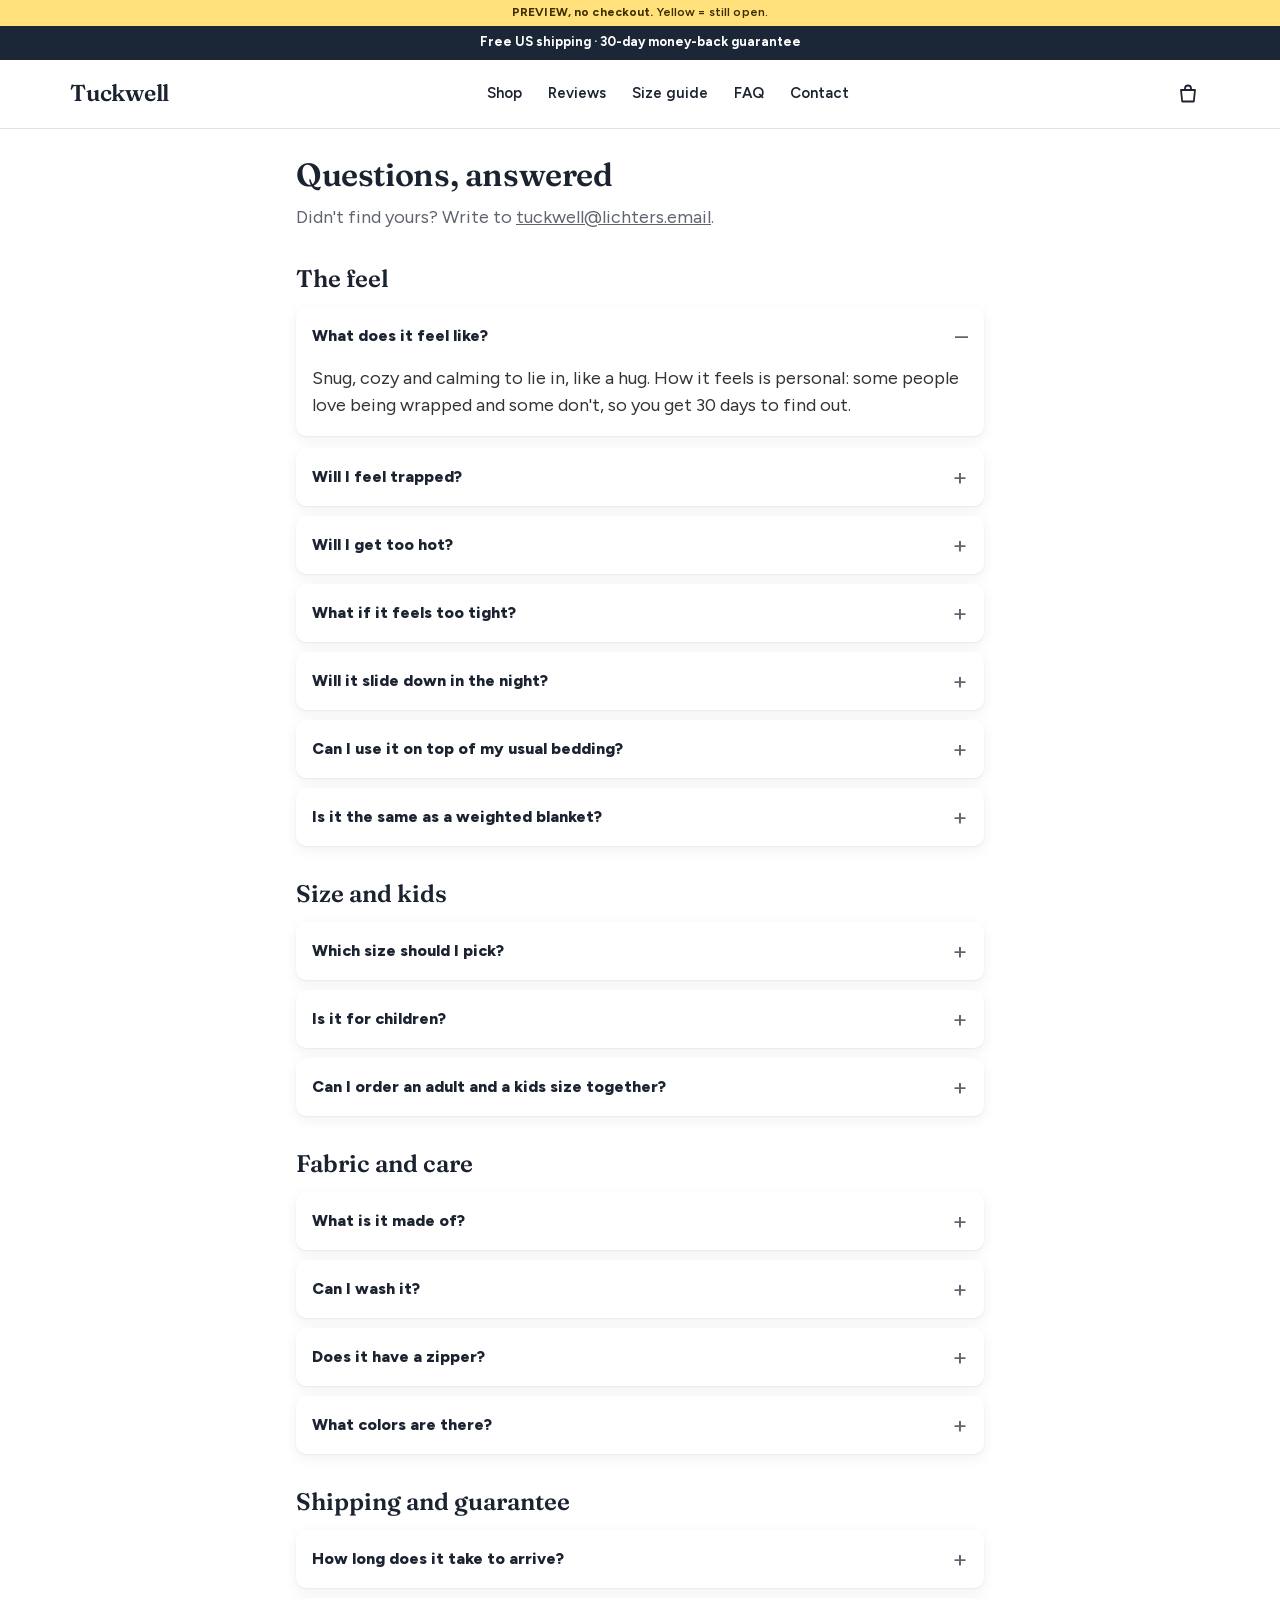
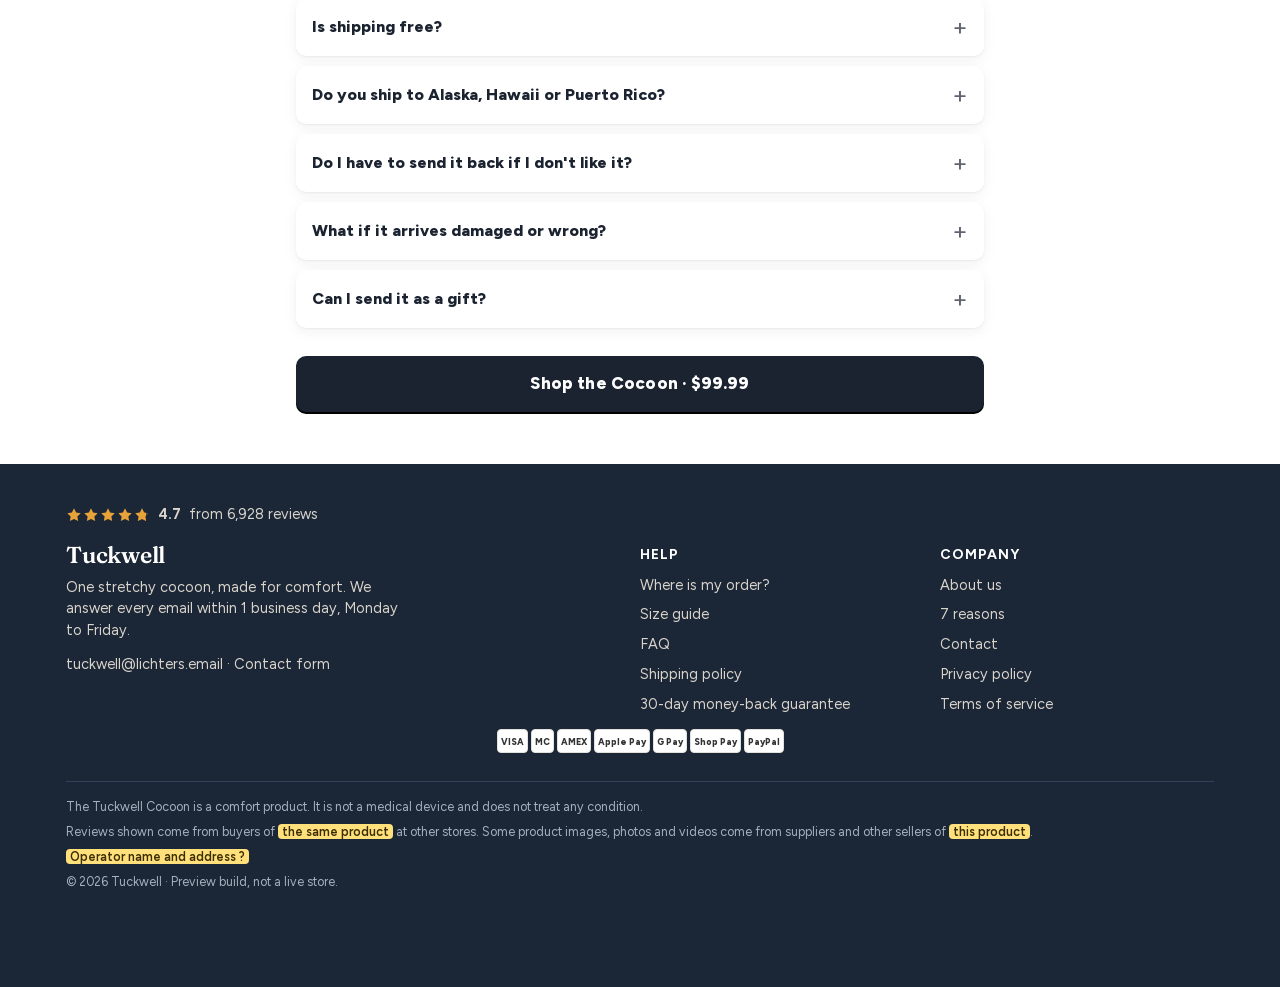
<file: pages/faq/index.html>
<!doctype html>
<html lang="en">
<head>
<meta charset="utf-8">
<meta name="viewport" content="width=device-width,initial-scale=1,viewport-fit=cover">
<meta name="robots" content="noindex,nofollow">
<link rel="preload" href="../../fonts/Figtree.woff2" as="font" type="font/woff2" crossorigin>
<link rel="preload" href="../../fonts/Fraunces-600.woff2" as="font" type="font/woff2" crossorigin>
<meta property="og:image" content="https://davidlichters.github.io/tuckwell.com/img/og_tuckwell.jpg">
<link rel="icon" type="image/png" href="../../img/tw_icon.png">
<link rel="apple-touch-icon" href="../../img/tw_icon.png">
<link rel="stylesheet" href="../../assets/shop.css">
<meta property="og:title" content="FAQ | Tuckwell Cocoon">
<title>FAQ | Tuckwell Cocoon</title>
<meta name="description" content="Sizes, feel, kids, washing, shipping and the 30-day guarantee.">
</head>
<body data-basis="../..">
<svg width="0" height="0" style="position:absolute" aria-hidden="true">
  <symbol id="i-stern" viewBox="0 0 20 20"><path fill="currentColor" d="M10 1.6l2.6 5.3 5.8.8-4.2 4.1 1 5.8L10 14.9l-5.2 2.7 1-5.8L1.6 7.7l5.8-.8z"/></symbol>
  <symbol id="i-haken" viewBox="0 0 20 20"><circle cx="10" cy="10" r="10" fill="currentColor"/><path d="M5.8 10.4l2.7 2.7 5.7-5.9" fill="none" stroke="#fff" stroke-width="2.2" stroke-linecap="round" stroke-linejoin="round"/></symbol>
  <symbol id="i-haken-fein" viewBox="0 0 24 24"><path d="M5 12.5l4.5 4.5L19 7.5" fill="none" stroke="currentColor" stroke-width="2.4" stroke-linecap="round" stroke-linejoin="round"/></symbol>
  <symbol id="i-laster" viewBox="0 0 24 24"><g fill="none" stroke="currentColor" stroke-width="1.8" stroke-linejoin="round"><path d="M2.5 6.5h11v9h-11zM13.5 9.5h4l3 3.2v2.8h-7z"/><circle cx="7" cy="17.5" r="1.8" fill="#fff"/><circle cx="17" cy="17.5" r="1.8" fill="#fff"/></g></symbol>
  <symbol id="i-schild" viewBox="0 0 24 24"><g fill="none" stroke="currentColor" stroke-width="1.8" stroke-linejoin="round"><path d="M12 2.8l7.5 3v5.6c0 4.6-3.2 8.3-7.5 9.8-4.3-1.5-7.5-5.2-7.5-9.8V5.8z"/><path d="M8.6 12.2l2.4 2.4 4.5-4.6" stroke-linecap="round"/></g></symbol>
  <symbol id="i-waschen" viewBox="0 0 24 24"><g fill="none" stroke="currentColor" stroke-width="1.8" stroke-linejoin="round" stroke-linecap="round"><path d="M3 7h18l-2 12.5H5z"/><path d="M3 7l1.6-3h14.8L21 7"/><path d="M7.5 12.5c1.5-1.4 3-1.4 4.5 0s3 1.4 4.5 0"/></g></symbol>
  <symbol id="i-pfote" viewBox="0 0 24 24"><g fill="currentColor"><ellipse cx="6.2" cy="10" rx="2" ry="2.6"/><ellipse cx="10" cy="6.6" rx="2" ry="2.7"/><ellipse cx="14" cy="6.6" rx="2" ry="2.7"/><ellipse cx="17.8" cy="10" rx="2" ry="2.6"/><path d="M12 11.2c3 0 5.6 3.4 5.6 5.7 0 1.8-1.4 2.6-2.9 2.6-1.1 0-1.8-.6-2.7-.6s-1.6.6-2.7.6c-1.5 0-2.9-.8-2.9-2.6 0-2.3 2.6-5.7 5.6-5.7z"/></g></symbol>
  <symbol id="i-korb" viewBox="0 0 24 24"><g fill="none" stroke="currentColor" stroke-width="1.8" stroke-linejoin="round" stroke-linecap="round"><path d="M5 8h14l-1.2 11.5H6.2z"/><path d="M9 8V6.5a3 3 0 016 0V8"/></g></symbol>
  <symbol id="i-menue" viewBox="0 0 24 24"><path d="M3.5 7h17M3.5 12h17M3.5 17h17" stroke="currentColor" stroke-width="1.9" stroke-linecap="round"/></symbol>
  <symbol id="i-zu" viewBox="0 0 24 24"><path d="M6 6l12 12M18 6L6 18" stroke="currentColor" stroke-width="2" stroke-linecap="round"/></symbol>
  <symbol id="i-pfeil" viewBox="0 0 24 24"><path d="M9 5l7 7-7 7" fill="none" stroke="currentColor" stroke-width="2" stroke-linecap="round" stroke-linejoin="round"/></symbol>
  <symbol id="i-kalender" viewBox="0 0 24 24"><g fill="none" stroke="currentColor" stroke-width="1.8" stroke-linejoin="round" stroke-linecap="round"><rect x="3.5" y="5" width="17" height="15" rx="2"/><path d="M3.5 9.5h17M8 3v4M16 3v4"/></g></symbol>
  <symbol id="i-paket" viewBox="0 0 24 24"><g fill="none" stroke="currentColor" stroke-width="1.8" stroke-linejoin="round"><path d="M12 2.8l8.5 4.4v9.6L12 21.2l-8.5-4.4V7.2z"/><path d="M3.5 7.2L12 11.6l8.5-4.4M12 11.6v9.6"/></g></symbol>
  <symbol id="i-herz" viewBox="0 0 24 24"><path d="M12 20.3s-7.8-4.7-7.8-10.4A4.4 4.4 0 0112 7.2a4.4 4.4 0 017.8 2.7c0 5.7-7.8 10.4-7.8 10.4z" fill="currentColor"/></symbol>
  <symbol id="i-mail" viewBox="0 0 24 24"><g fill="none" stroke="currentColor" stroke-width="1.8" stroke-linejoin="round"><rect x="3" y="5.5" width="18" height="13" rx="2"/><path d="M3.5 7l8.5 6 8.5-6"/></g></symbol>
  <symbol id="i-schloss" viewBox="0 0 24 24"><g fill="none" stroke="currentColor" stroke-width="1.9" stroke-linejoin="round"><rect x="5" y="10.5" width="14" height="10" rx="2"/><path d="M8.5 10.5V7.8a3.5 3.5 0 017 0v2.7"/></g></symbol>
</svg>

<div class="vorschau"><b>PREVIEW, no checkout.</b> Yellow = still open.</div>
<div class="leiste" role="region" aria-label="Announcement"><span data-leiste>Christmas: order by <mark class="offen">Nov 30</mark> · Free US shipping</span></div>
<header class="kopf"><div class="kopf__innen">
  <a class="logo kopf__logo" href="../../" aria-label="Tuckwell home">Tuckwell</a>
  <nav class="kopf__nav" aria-label="Main"><a href="../../products/tuckwell-cocoon/">Shop</a><a href="../../products/tuckwell-cocoon/#bewertungen">Reviews</a><a href="../../pages/size-guide/">Size guide</a><a href="../../pages/faq/">FAQ</a><a href="../../pages/contact/">Contact</a></nav>
  <div class="kopf__rechts">
    <button class="symbol" data-oeffne="#korb" aria-label="Cart"><svg><use href="#i-korb"/></svg><span class="korb-zahl" data-leer="1">0</span></button>
    <button class="symbol kopf__menue" data-oeffne="#menue" aria-label="Menu"><svg><use href="#i-menue"/></svg></button>
  </div>
</div></header>
<main>
<section class="huelle seite">
  <h1>Questions, answered</h1>
  <p class="seite__lead">Didn't find yours? Write to <a href="mailto:tuckwell@lichters.email">tuckwell@lichters.email</a>.</p>
  <h2 class="faq-gruppe">The feel</h2><div class="faq"><details open><summary>What does it feel like?</summary><p>Snug, cozy and calming to lie in, like a hug. How it feels is personal: some people love being wrapped and some don't, so you get 30 days to find out.</p></details><details><summary>Will I feel trapped?</summary><p>Your head stays out and the fabric stretches when you move. <mark class="offen">Can you get out without help, is the foot end open ?</mark></p></details><details><summary>Will I get too hot?</summary><p>It depends on how warm you sleep. It wraps you all the way around, so if you run warm you may feel it. <mark class="offen">Fabric and weight ?</mark> You have 30 days to find out.</p><div class="zitat"><span class="sterne"><svg><use href="#i-stern"/></svg><svg><use href="#i-stern"/></svg><svg><use href="#i-stern"/></svg><svg><use href="#i-stern"/></svg></span><p>"I love this product. It is soft, cozy and gives the perfect amount of compression. However I do notice that it can get a bit warm at night so if you sleep hot it might not be the best option for you."</p><small>Adrianne P.</small></div></details><details><summary>What if it feels too tight?</summary><p>Being wrapped can feel new, so start on the couch with it pulled up to your chest. Still too snug? The larger size gives more room. If it is not for you at all, the guarantee covers you: full refund, and you keep it.</p></details><details><summary>Will it slide down in the night?</summary><p>It stretches with you when you turn, so there is no loose edge to pull away. Some restless sleepers do find it creeping down, and you pull it back up. A snugger size holds closer, and if it keeps slipping, the guarantee covers it.</p></details><details><summary>Can I use it on top of my usual bedding?</summary><p>Yes. It works on any bed, on the couch, or on top of your usual bedding.</p></details><details><summary>Is it the same as a weighted blanket?</summary><p>No. The snug feel comes from stretch fabric around you, not from filling on top of you.</p></details></div><h2 class="faq-gruppe">Size and kids</h2><div class="faq"><details><summary>Which size should I pick?</summary><p>We have two adult and two children's sizes. <mark class="offen">Height per size ?</mark> See the <a href="../../pages/size-guide/">size guide</a>.</p></details><details><summary>Is it for children?</summary><p>Yes, there are two children's sizes, for children from age <mark class="offen">minimum age ?</mark> who can get in and out on their own. It is not for babies or toddlers.</p></details><details><summary>Can I order an adult and a kids size together?</summary><p>Yes. The offers work with any mix of sizes: two for $180.00, three for $255.00.</p></details></div><h2 class="faq-gruppe">Fabric and care</h2><div class="faq"><details><summary>What is it made of?</summary><p><mark class="offen">Material and percentages ?</mark></p></details><details><summary>Can I wash it?</summary><p><mark class="offen">Washing and dryer instructions ?</mark></p></details><details><summary>Does it have a zipper?</summary><p><mark class="offen">Zipper or step-in ?</mark></p></details><details><summary>What colors are there?</summary><p>Gray. <mark class="offen">Other colors ?</mark></p></details></div><h2 class="faq-gruppe">Shipping and guarantee</h2><div class="faq"><details><summary>How long does it take to arrive?</summary><p>Your order ships within <mark class="offen">days to dispatch ?</mark> business days and usually arrives 7 to 12 business days <mark class="offen">after it ships ?</mark> <mark class="offen">You get a tracking number by email.</mark></p></details><details><summary>Is shipping free?</summary><p>Yes, on <mark class="offen">every US order. Alaska, Hawaii, Puerto Rico, military addresses ?</mark> We do not ship outside the United States at this time.</p></details><details><summary>Do you ship to Alaska, Hawaii or Puerto Rico?</summary><p><mark class="offen">Alaska, Hawaii, Puerto Rico, APO/FPO military addresses: open with the supplier.</mark></p></details><details data-frist-zeile><summary>When do I need to order for Christmas?</summary><p>Order by <mark class="offen">Nov 30</mark> <mark class="offen">to have it by Dec 24</mark> (est.).</p></details><details><summary>Do I have to send it back if I don't like it?</summary><p>No. Email us within 30 days of delivery and you get a full refund. You keep it. Every Cocoon in your order is covered. One refund per household, and it can cover your whole order or just one Cocoon in it.</p></details><details><summary>What if it arrives damaged or wrong?</summary><p>Email us within 7 days of delivery with your order number and a photo. We send a free replacement or give you a full refund, whichever you prefer.</p></details><details><summary>Can I send it as a gift?</summary><p>Yes. Enter the recipient's address as the shipping address at checkout. Their 30 days start on delivery.</p></details></div>
  <p class="seite__zurueck"><a class="knopf" href="../../products/tuckwell-cocoon/">Shop the Cocoon · $99.99</a></p>
</section>
</main>

<footer class="fuss"><div class="huelle">
  <a class="fuss__bew" href="../../products/tuckwell-cocoon/#bewertungen"><span class="sterne" role="img" aria-label="4.7 out of 5 stars"><svg><use href="#i-stern"/></svg><svg><use href="#i-stern"/></svg><svg><use href="#i-stern"/></svg><svg><use href="#i-stern"/></svg><span class="stern-teil"><svg><use href="#i-stern"/></svg><span style="width:73%"><svg><use href="#i-stern"/></svg></span></span></span> <b>4.7</b> from 6,928 reviews</a>
  <div class="fuss__raster">
    <div><span class="logo logo--hell">Tuckwell</span>
      <p style="margin:0;max-width:340px">One stretchy cocoon, made for comfort. We answer every email within 1 business day, Monday to Friday.</p>
      <p style="margin:12px 0 0"><a href="mailto:tuckwell@lichters.email">tuckwell@lichters.email</a> · <a href="../../pages/contact/">Contact form</a></p></div>
    <div><h5>Help</h5><ul><li><a href="mailto:tuckwell@lichters.email?subject=Where%20is%20my%20order%3F">Where is my order?</a></li><li><a href="../../pages/size-guide/">Size guide</a></li><li><a href="../../pages/faq/">FAQ</a></li><li><a href="../../pages/shipping-policy/">Shipping policy</a></li><li><a href="../../pages/refund-policy/">30-day money-back guarantee</a></li></ul></div>
    <div><h5>Company</h5><ul><li><a href="../../pages/about-us/">About us</a></li><li><a href="../../pages/7-reasons/">7 reasons</a></li><li><a href="../../pages/contact/">Contact</a></li><li><a href="../../pages/privacy-policy/">Privacy policy</a></li><li><a href="../../pages/terms-of-service/">Terms of service</a></li></ul></div>
  </div>
  <div class="zahlarten" aria-label="Payment methods"><span>VISA</span><span>MC</span><span>AMEX</span><span>Apple Pay</span><span>G Pay</span><span>Shop Pay</span><span>PayPal</span></div>
  <div class="fuss__klein"><p>The Tuckwell Cocoon is a comfort product. It is not a medical device and does not treat any condition.</p><p class="fuss__recht">Reviews shown come from buyers of <mark class="offen">the same product</mark> at other stores. Some product images, photos and videos come from suppliers and other sellers of <mark class="offen">this product</mark>.</p><p class="fuss__betreiber"><mark class="offen">Operator name and address ?</mark></p><p>© 2026 Tuckwell · Preview build, not a live store.</p></div>
</div></footer>
<div class="schublade schublade--rechts" id="menue" aria-hidden="true"><div class="schublade__grund"></div>
  <div class="schublade__tafel"><div class="schublade__kopf"><span>Menu</span><button class="symbol" data-zu aria-label="Close"><svg><use href="#i-zu"/></svg></button></div>
  <ul class="menue-liste">
    <li><a href="../../products/tuckwell-cocoon/">Shop the Cocoon <svg width="18" height="18"><use href="#i-pfeil"/></svg></a></li>
    <li><a href="../../products/tuckwell-cocoon/?for=kids">Kids sizes <svg width="18" height="18"><use href="#i-pfeil"/></svg></a></li>
    <li><a href="../../products/tuckwell-cocoon/?qty=3#wieviele">3 for the family <svg width="18" height="18"><use href="#i-pfeil"/></svg></a></li>
    <li><a href="../../products/tuckwell-cocoon/#bewertungen">Reviews <svg width="18" height="18"><use href="#i-pfeil"/></svg></a></li>
    <li><a href="../../pages/size-guide/">Size guide <svg width="18" height="18"><use href="#i-pfeil"/></svg></a></li>
    <li><a href="../../pages/7-reasons/">7 reasons <svg width="18" height="18"><use href="#i-pfeil"/></svg></a></li>
    <li><a href="../../pages/faq/">FAQ <svg width="18" height="18"><use href="#i-pfeil"/></svg></a></li>
    <li><a href="mailto:tuckwell@lichters.email?subject=Where%20is%20my%20order%3F">Where is my order? <svg width="18" height="18"><use href="#i-pfeil"/></svg></a></li>
    <li><a href="../../pages/about-us/">About us <svg width="18" height="18"><use href="#i-pfeil"/></svg></a></li>
    <li><a href="../../pages/contact/">Contact us <svg width="18" height="18"><use href="#i-pfeil"/></svg></a></li>
  </ul></div></div>
<div class="schublade schublade--rechts" id="korb" aria-hidden="true"><div class="schublade__grund"></div>
  <div class="schublade__tafel"><div class="schublade__kopf"><span>Your cart</span><button class="symbol" data-zu aria-label="Close"><svg><use href="#i-zu"/></svg></button></div>
  <div class="korb__liste" id="korb-liste"></div>
  <div class="korb__fuss">
    <div class="korb__spar" id="korb-spar" hidden><span>Multi-Cocoon saving</span><span id="korb-spar-wert"></span></div>
    <div class="korb__summe"><span>Subtotal</span><span id="korb-summe">$0.00</span></div>
    <div class="rate rate--korb"><mark class="offen">or 4 interest-free payments of <b id="korb-rate">$0.00</b> ?</mark></div>
    <div class="korb__klein">Shipping: <b>Free</b> · <mark class="offen">duties included?</mark> · arrives <mark class="offen"><span data-text="liefer">soon</span></mark> (est.)</div>
    <button class="knopf" data-kasse><svg width="18" height="18"><use href="#i-schloss"/></svg> Secure checkout</button>
    <div class="express"><button data-kasse class="express__shop">Shop Pay</button><button data-kasse class="express__g">G Pay</button><button data-kasse class="express__p">PayPal</button></div>
    <div class="unter-knopf" style="margin-top:12px">
      <div><svg><use href="#i-schild"/></svg><span class="zeilen"><b>30-day money-back guarantee</b><i>Not for you? Full refund, and you keep it.</i></span></div>
    </div>
    <div class="zahlarten" aria-label="Payment methods"><span>VISA</span><span>MC</span><span>AMEX</span><span>Apple Pay</span><span>G Pay</span><span>Shop Pay</span><span>PayPal</span></div>
  </div></div></div>
<div class="toast" id="toast" role="status"></div>
<script src="../../assets/shop.js" defer></script>
</body>
</html>
</file>
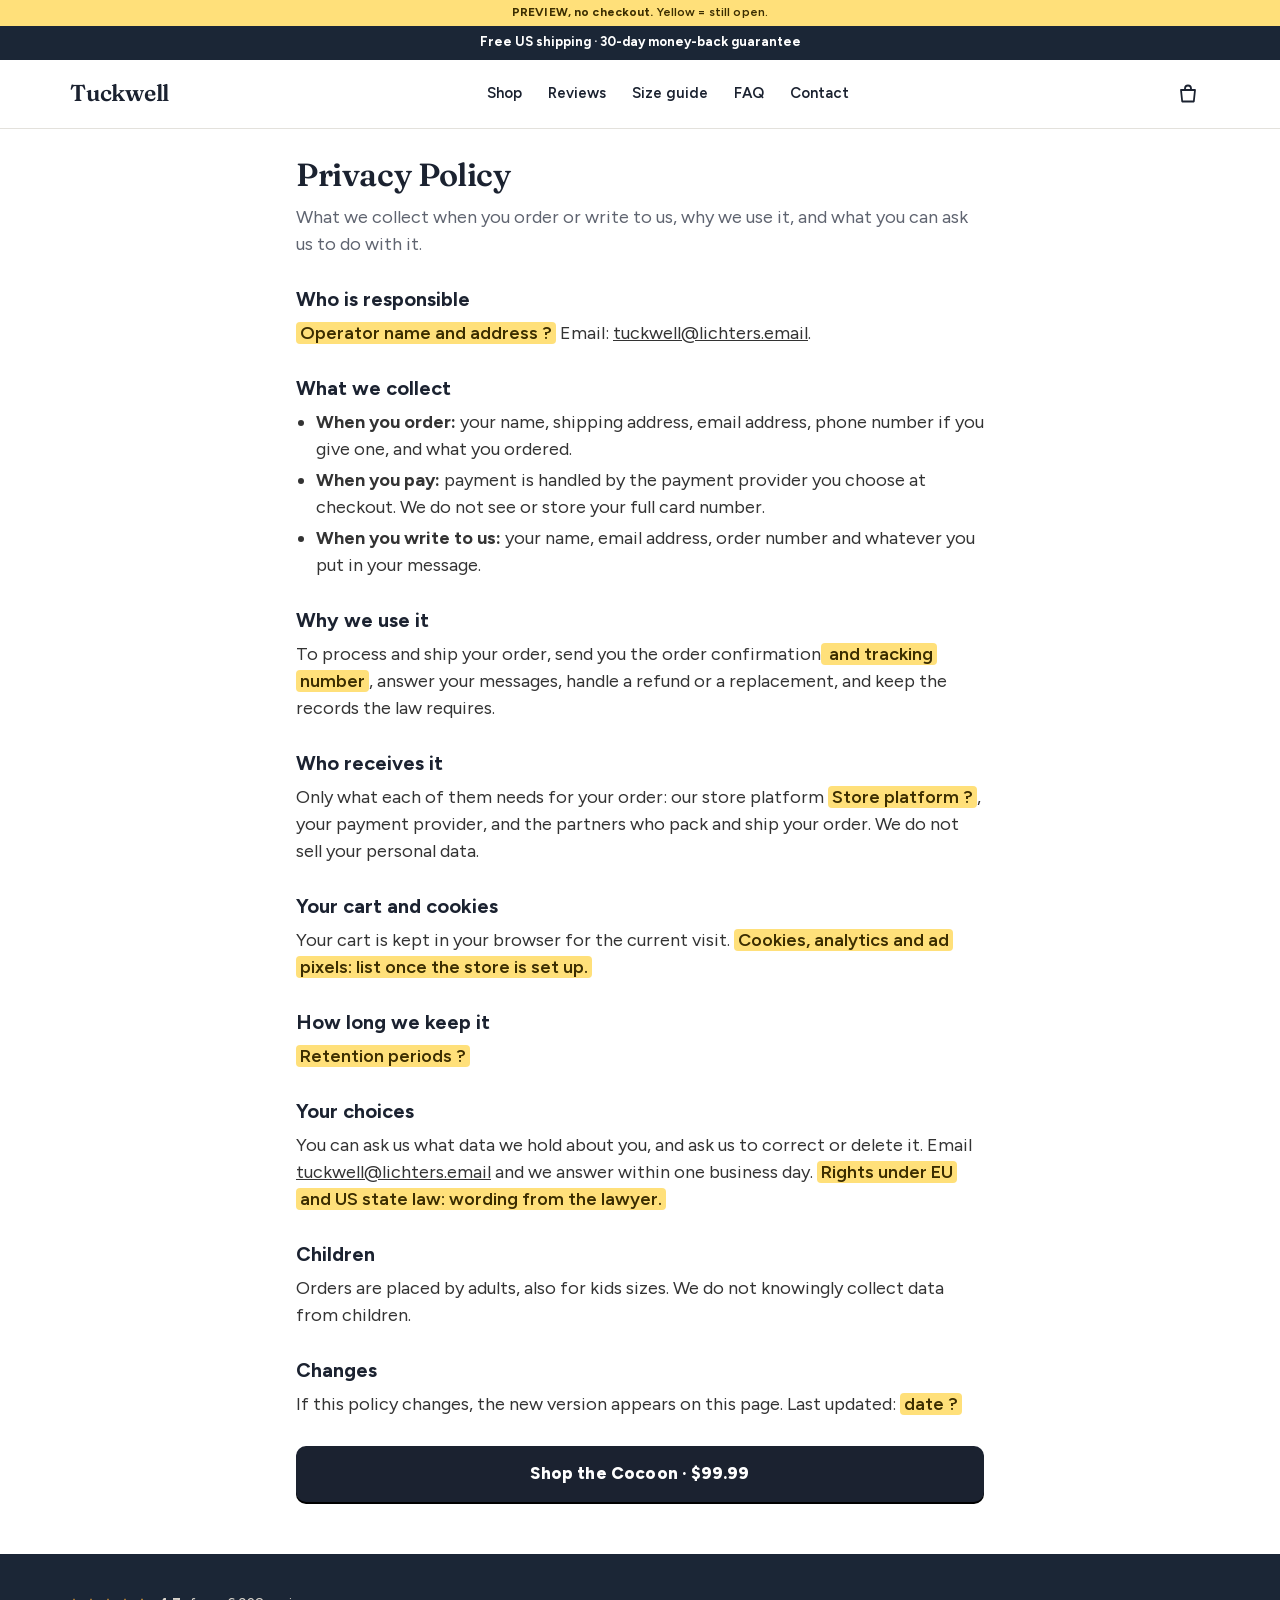
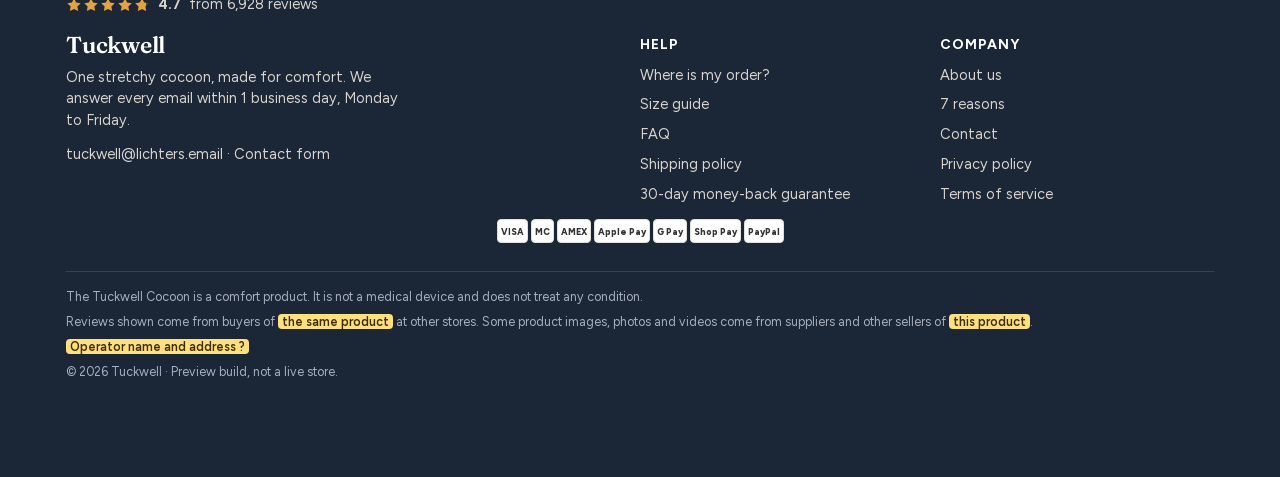
<file: pages/privacy-policy/index.html>
<!doctype html>
<html lang="en">
<head>
<meta charset="utf-8">
<meta name="viewport" content="width=device-width,initial-scale=1,viewport-fit=cover">
<meta name="robots" content="noindex,nofollow">
<link rel="preload" href="../../fonts/Figtree.woff2" as="font" type="font/woff2" crossorigin>
<link rel="preload" href="../../fonts/Fraunces-600.woff2" as="font" type="font/woff2" crossorigin>
<meta property="og:image" content="https://davidlichters.github.io/tuckwell.com/img/og_tuckwell.jpg">
<link rel="icon" type="image/png" href="../../img/tw_icon.png">
<link rel="apple-touch-icon" href="../../img/tw_icon.png">
<link rel="stylesheet" href="../../assets/shop.css">
<meta property="og:title" content="Privacy Policy | Tuckwell">
<title>Privacy Policy | Tuckwell</title>
<meta name="description" content="What we collect, why we use it, and your choices.">
</head>
<body data-basis="../..">
<svg width="0" height="0" style="position:absolute" aria-hidden="true">
  <symbol id="i-stern" viewBox="0 0 20 20"><path fill="currentColor" d="M10 1.6l2.6 5.3 5.8.8-4.2 4.1 1 5.8L10 14.9l-5.2 2.7 1-5.8L1.6 7.7l5.8-.8z"/></symbol>
  <symbol id="i-haken" viewBox="0 0 20 20"><circle cx="10" cy="10" r="10" fill="currentColor"/><path d="M5.8 10.4l2.7 2.7 5.7-5.9" fill="none" stroke="#fff" stroke-width="2.2" stroke-linecap="round" stroke-linejoin="round"/></symbol>
  <symbol id="i-haken-fein" viewBox="0 0 24 24"><path d="M5 12.5l4.5 4.5L19 7.5" fill="none" stroke="currentColor" stroke-width="2.4" stroke-linecap="round" stroke-linejoin="round"/></symbol>
  <symbol id="i-laster" viewBox="0 0 24 24"><g fill="none" stroke="currentColor" stroke-width="1.8" stroke-linejoin="round"><path d="M2.5 6.5h11v9h-11zM13.5 9.5h4l3 3.2v2.8h-7z"/><circle cx="7" cy="17.5" r="1.8" fill="#fff"/><circle cx="17" cy="17.5" r="1.8" fill="#fff"/></g></symbol>
  <symbol id="i-schild" viewBox="0 0 24 24"><g fill="none" stroke="currentColor" stroke-width="1.8" stroke-linejoin="round"><path d="M12 2.8l7.5 3v5.6c0 4.6-3.2 8.3-7.5 9.8-4.3-1.5-7.5-5.2-7.5-9.8V5.8z"/><path d="M8.6 12.2l2.4 2.4 4.5-4.6" stroke-linecap="round"/></g></symbol>
  <symbol id="i-waschen" viewBox="0 0 24 24"><g fill="none" stroke="currentColor" stroke-width="1.8" stroke-linejoin="round" stroke-linecap="round"><path d="M3 7h18l-2 12.5H5z"/><path d="M3 7l1.6-3h14.8L21 7"/><path d="M7.5 12.5c1.5-1.4 3-1.4 4.5 0s3 1.4 4.5 0"/></g></symbol>
  <symbol id="i-pfote" viewBox="0 0 24 24"><g fill="currentColor"><ellipse cx="6.2" cy="10" rx="2" ry="2.6"/><ellipse cx="10" cy="6.6" rx="2" ry="2.7"/><ellipse cx="14" cy="6.6" rx="2" ry="2.7"/><ellipse cx="17.8" cy="10" rx="2" ry="2.6"/><path d="M12 11.2c3 0 5.6 3.4 5.6 5.7 0 1.8-1.4 2.6-2.9 2.6-1.1 0-1.8-.6-2.7-.6s-1.6.6-2.7.6c-1.5 0-2.9-.8-2.9-2.6 0-2.3 2.6-5.7 5.6-5.7z"/></g></symbol>
  <symbol id="i-korb" viewBox="0 0 24 24"><g fill="none" stroke="currentColor" stroke-width="1.8" stroke-linejoin="round" stroke-linecap="round"><path d="M5 8h14l-1.2 11.5H6.2z"/><path d="M9 8V6.5a3 3 0 016 0V8"/></g></symbol>
  <symbol id="i-menue" viewBox="0 0 24 24"><path d="M3.5 7h17M3.5 12h17M3.5 17h17" stroke="currentColor" stroke-width="1.9" stroke-linecap="round"/></symbol>
  <symbol id="i-zu" viewBox="0 0 24 24"><path d="M6 6l12 12M18 6L6 18" stroke="currentColor" stroke-width="2" stroke-linecap="round"/></symbol>
  <symbol id="i-pfeil" viewBox="0 0 24 24"><path d="M9 5l7 7-7 7" fill="none" stroke="currentColor" stroke-width="2" stroke-linecap="round" stroke-linejoin="round"/></symbol>
  <symbol id="i-kalender" viewBox="0 0 24 24"><g fill="none" stroke="currentColor" stroke-width="1.8" stroke-linejoin="round" stroke-linecap="round"><rect x="3.5" y="5" width="17" height="15" rx="2"/><path d="M3.5 9.5h17M8 3v4M16 3v4"/></g></symbol>
  <symbol id="i-paket" viewBox="0 0 24 24"><g fill="none" stroke="currentColor" stroke-width="1.8" stroke-linejoin="round"><path d="M12 2.8l8.5 4.4v9.6L12 21.2l-8.5-4.4V7.2z"/><path d="M3.5 7.2L12 11.6l8.5-4.4M12 11.6v9.6"/></g></symbol>
  <symbol id="i-herz" viewBox="0 0 24 24"><path d="M12 20.3s-7.8-4.7-7.8-10.4A4.4 4.4 0 0112 7.2a4.4 4.4 0 017.8 2.7c0 5.7-7.8 10.4-7.8 10.4z" fill="currentColor"/></symbol>
  <symbol id="i-mail" viewBox="0 0 24 24"><g fill="none" stroke="currentColor" stroke-width="1.8" stroke-linejoin="round"><rect x="3" y="5.5" width="18" height="13" rx="2"/><path d="M3.5 7l8.5 6 8.5-6"/></g></symbol>
  <symbol id="i-schloss" viewBox="0 0 24 24"><g fill="none" stroke="currentColor" stroke-width="1.9" stroke-linejoin="round"><rect x="5" y="10.5" width="14" height="10" rx="2"/><path d="M8.5 10.5V7.8a3.5 3.5 0 017 0v2.7"/></g></symbol>
</svg>

<div class="vorschau"><b>PREVIEW, no checkout.</b> Yellow = still open.</div>
<div class="leiste" role="region" aria-label="Announcement"><span data-leiste>Christmas: order by <mark class="offen">Nov 30</mark> · Free US shipping</span></div>
<header class="kopf"><div class="kopf__innen">
  <a class="logo kopf__logo" href="../../" aria-label="Tuckwell home">Tuckwell</a>
  <nav class="kopf__nav" aria-label="Main"><a href="../../products/tuckwell-cocoon/">Shop</a><a href="../../products/tuckwell-cocoon/#bewertungen">Reviews</a><a href="../../pages/size-guide/">Size guide</a><a href="../../pages/faq/">FAQ</a><a href="../../pages/contact/">Contact</a></nav>
  <div class="kopf__rechts">
    <button class="symbol" data-oeffne="#korb" aria-label="Cart"><svg><use href="#i-korb"/></svg><span class="korb-zahl" data-leer="1">0</span></button>
    <button class="symbol kopf__menue" data-oeffne="#menue" aria-label="Menu"><svg><use href="#i-menue"/></svg></button>
  </div>
</div></header>
<main>
<section class="huelle seite">
  <h1>Privacy Policy</h1>
  <p class="seite__lead">What we collect when you order or write to us, why we use it, and what you can ask us to do with it.</p>
  <h2>Who is responsible</h2>
  <p><mark class="offen">Operator name and address ?</mark> Email: <a href="mailto:tuckwell@lichters.email">tuckwell@lichters.email</a>.</p>
  <h2>What we collect</h2>
  <ul><li><b>When you order:</b> your name, shipping address, email address, phone number if you give one, and what you ordered.</li>
  <li><b>When you pay:</b> payment is handled by the payment provider you choose at checkout. We do not see or store your full card number.</li>
  <li><b>When you write to us:</b> your name, email address, order number and whatever you put in your message.</li></ul>
  <h2>Why we use it</h2>
  <p>To process and ship your order, send you the order confirmation<mark class="offen"> and tracking number</mark>, answer your messages, handle a refund or a replacement, and keep the records the law requires.</p>
  <h2>Who receives it</h2>
  <p>Only what each of them needs for your order: our store platform <mark class="offen">Store platform ?</mark>, your payment provider, and the partners who pack and ship your order. We do not sell your personal data.</p>
  <h2>Your cart and cookies</h2>
  <p>Your cart is kept in your browser for the current visit. <mark class="offen">Cookies, analytics and ad pixels: list once the store is set up.</mark></p>
  <h2>How long we keep it</h2>
  <p><mark class="offen">Retention periods ?</mark></p>
  <h2>Your choices</h2>
  <p>You can ask us what data we hold about you, and ask us to correct or delete it. Email <a href="mailto:tuckwell@lichters.email">tuckwell@lichters.email</a> and we answer within one business day. <mark class="offen">Rights under EU and US state law: wording from the lawyer.</mark></p>
  <h2>Children</h2>
  <p>Orders are placed by adults, also for kids sizes. We do not knowingly collect data from children.</p>
  <h2>Changes</h2>
  <p>If this policy changes, the new version appears on this page. Last updated: <mark class="offen">date ?</mark></p>
  <p class="seite__zurueck"><a class="knopf" href="../../products/tuckwell-cocoon/">Shop the Cocoon · $99.99</a></p>
</section>
</main>

<footer class="fuss"><div class="huelle">
  <a class="fuss__bew" href="../../products/tuckwell-cocoon/#bewertungen"><span class="sterne" role="img" aria-label="4.7 out of 5 stars"><svg><use href="#i-stern"/></svg><svg><use href="#i-stern"/></svg><svg><use href="#i-stern"/></svg><svg><use href="#i-stern"/></svg><span class="stern-teil"><svg><use href="#i-stern"/></svg><span style="width:73%"><svg><use href="#i-stern"/></svg></span></span></span> <b>4.7</b> from 6,928 reviews</a>
  <div class="fuss__raster">
    <div><span class="logo logo--hell">Tuckwell</span>
      <p style="margin:0;max-width:340px">One stretchy cocoon, made for comfort. We answer every email within 1 business day, Monday to Friday.</p>
      <p style="margin:12px 0 0"><a href="mailto:tuckwell@lichters.email">tuckwell@lichters.email</a> · <a href="../../pages/contact/">Contact form</a></p></div>
    <div><h5>Help</h5><ul><li><a href="mailto:tuckwell@lichters.email?subject=Where%20is%20my%20order%3F">Where is my order?</a></li><li><a href="../../pages/size-guide/">Size guide</a></li><li><a href="../../pages/faq/">FAQ</a></li><li><a href="../../pages/shipping-policy/">Shipping policy</a></li><li><a href="../../pages/refund-policy/">30-day money-back guarantee</a></li></ul></div>
    <div><h5>Company</h5><ul><li><a href="../../pages/about-us/">About us</a></li><li><a href="../../pages/7-reasons/">7 reasons</a></li><li><a href="../../pages/contact/">Contact</a></li><li><a href="../../pages/privacy-policy/">Privacy policy</a></li><li><a href="../../pages/terms-of-service/">Terms of service</a></li></ul></div>
  </div>
  <div class="zahlarten" aria-label="Payment methods"><span>VISA</span><span>MC</span><span>AMEX</span><span>Apple Pay</span><span>G Pay</span><span>Shop Pay</span><span>PayPal</span></div>
  <div class="fuss__klein"><p>The Tuckwell Cocoon is a comfort product. It is not a medical device and does not treat any condition.</p><p class="fuss__recht">Reviews shown come from buyers of <mark class="offen">the same product</mark> at other stores. Some product images, photos and videos come from suppliers and other sellers of <mark class="offen">this product</mark>.</p><p class="fuss__betreiber"><mark class="offen">Operator name and address ?</mark></p><p>© 2026 Tuckwell · Preview build, not a live store.</p></div>
</div></footer>
<div class="schublade schublade--rechts" id="menue" aria-hidden="true"><div class="schublade__grund"></div>
  <div class="schublade__tafel"><div class="schublade__kopf"><span>Menu</span><button class="symbol" data-zu aria-label="Close"><svg><use href="#i-zu"/></svg></button></div>
  <ul class="menue-liste">
    <li><a href="../../products/tuckwell-cocoon/">Shop the Cocoon <svg width="18" height="18"><use href="#i-pfeil"/></svg></a></li>
    <li><a href="../../products/tuckwell-cocoon/?for=kids">Kids sizes <svg width="18" height="18"><use href="#i-pfeil"/></svg></a></li>
    <li><a href="../../products/tuckwell-cocoon/?qty=3#wieviele">3 for the family <svg width="18" height="18"><use href="#i-pfeil"/></svg></a></li>
    <li><a href="../../products/tuckwell-cocoon/#bewertungen">Reviews <svg width="18" height="18"><use href="#i-pfeil"/></svg></a></li>
    <li><a href="../../pages/size-guide/">Size guide <svg width="18" height="18"><use href="#i-pfeil"/></svg></a></li>
    <li><a href="../../pages/7-reasons/">7 reasons <svg width="18" height="18"><use href="#i-pfeil"/></svg></a></li>
    <li><a href="../../pages/faq/">FAQ <svg width="18" height="18"><use href="#i-pfeil"/></svg></a></li>
    <li><a href="mailto:tuckwell@lichters.email?subject=Where%20is%20my%20order%3F">Where is my order? <svg width="18" height="18"><use href="#i-pfeil"/></svg></a></li>
    <li><a href="../../pages/about-us/">About us <svg width="18" height="18"><use href="#i-pfeil"/></svg></a></li>
    <li><a href="../../pages/contact/">Contact us <svg width="18" height="18"><use href="#i-pfeil"/></svg></a></li>
  </ul></div></div>
<div class="schublade schublade--rechts" id="korb" aria-hidden="true"><div class="schublade__grund"></div>
  <div class="schublade__tafel"><div class="schublade__kopf"><span>Your cart</span><button class="symbol" data-zu aria-label="Close"><svg><use href="#i-zu"/></svg></button></div>
  <div class="korb__liste" id="korb-liste"></div>
  <div class="korb__fuss">
    <div class="korb__spar" id="korb-spar" hidden><span>Multi-Cocoon saving</span><span id="korb-spar-wert"></span></div>
    <div class="korb__summe"><span>Subtotal</span><span id="korb-summe">$0.00</span></div>
    <div class="rate rate--korb"><mark class="offen">or 4 interest-free payments of <b id="korb-rate">$0.00</b> ?</mark></div>
    <div class="korb__klein">Shipping: <b>Free</b> · <mark class="offen">duties included?</mark> · arrives <mark class="offen"><span data-text="liefer">soon</span></mark> (est.)</div>
    <button class="knopf" data-kasse><svg width="18" height="18"><use href="#i-schloss"/></svg> Secure checkout</button>
    <div class="express"><button data-kasse class="express__shop">Shop Pay</button><button data-kasse class="express__g">G Pay</button><button data-kasse class="express__p">PayPal</button></div>
    <div class="unter-knopf" style="margin-top:12px">
      <div><svg><use href="#i-schild"/></svg><span class="zeilen"><b>30-day money-back guarantee</b><i>Not for you? Full refund, and you keep it.</i></span></div>
    </div>
    <div class="zahlarten" aria-label="Payment methods"><span>VISA</span><span>MC</span><span>AMEX</span><span>Apple Pay</span><span>G Pay</span><span>Shop Pay</span><span>PayPal</span></div>
  </div></div></div>
<div class="toast" id="toast" role="status"></div>
<script src="../../assets/shop.js" defer></script>
</body>
</html>
</file>
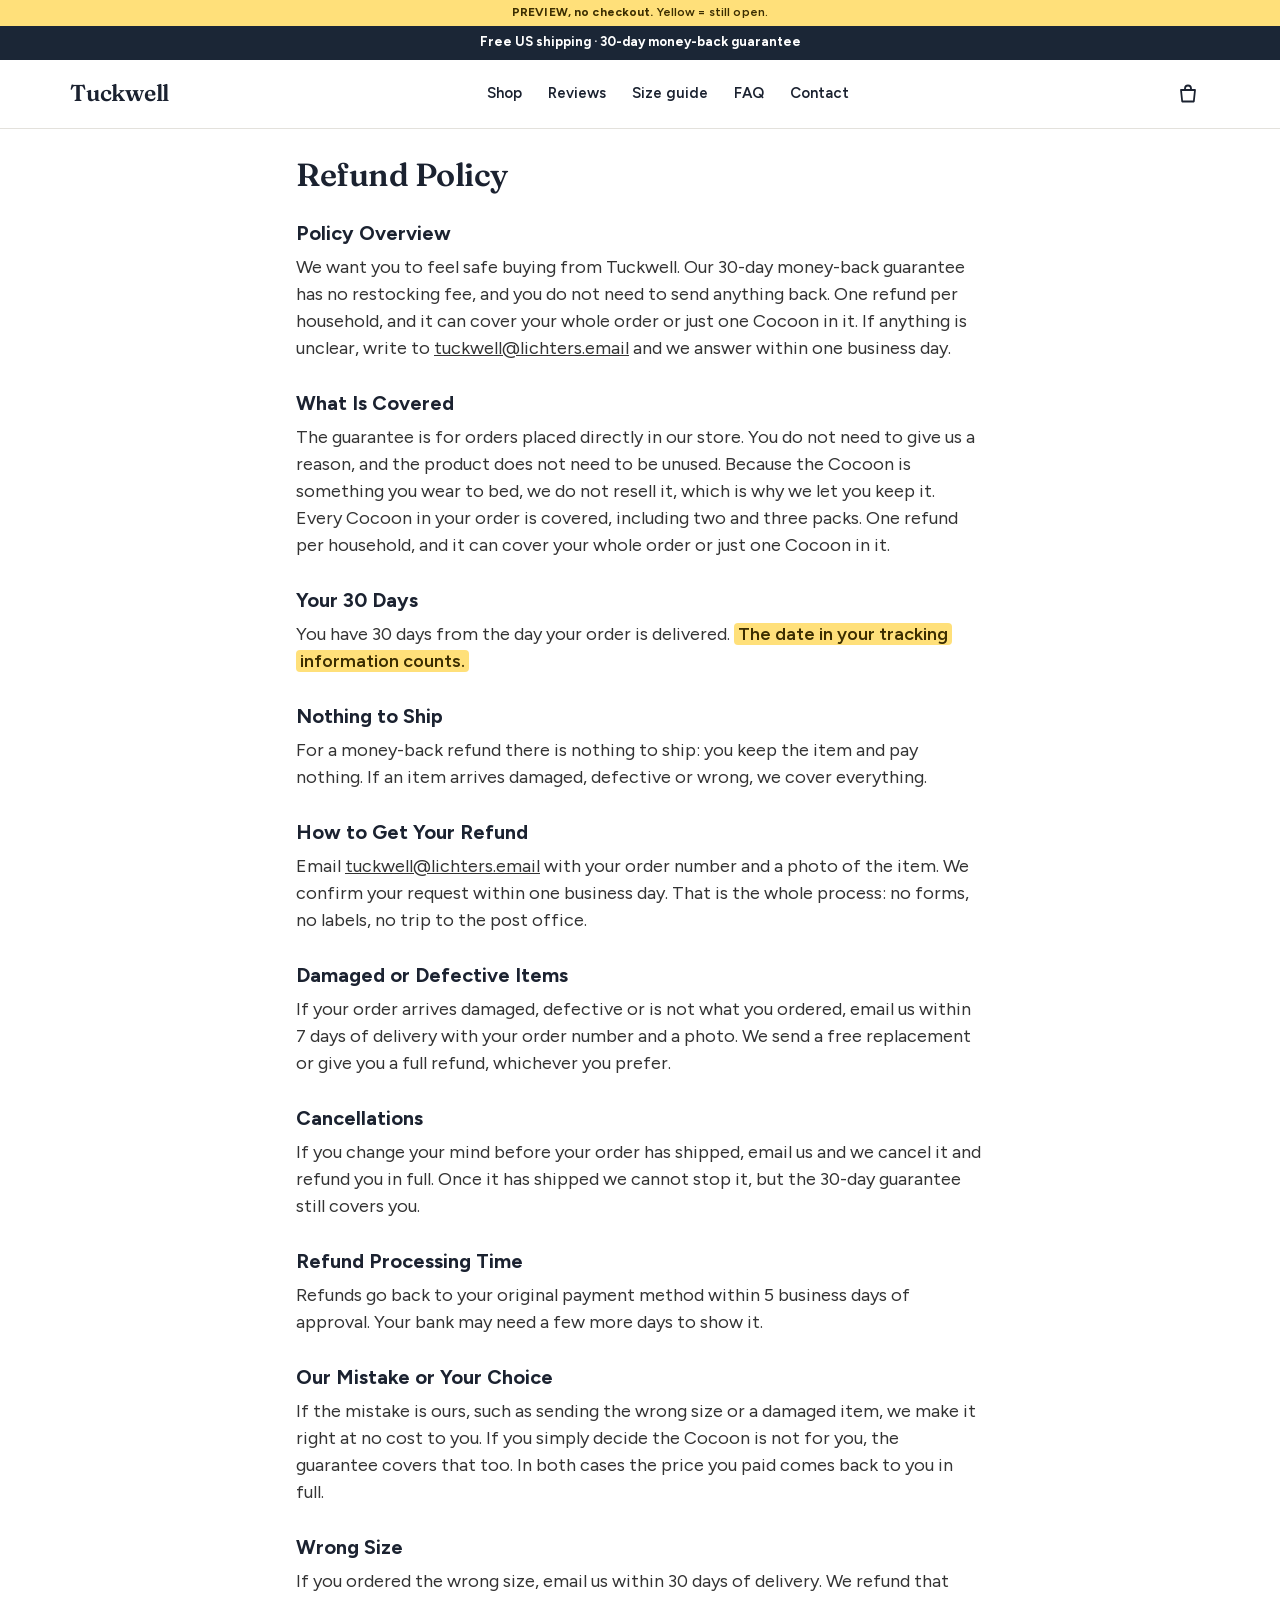
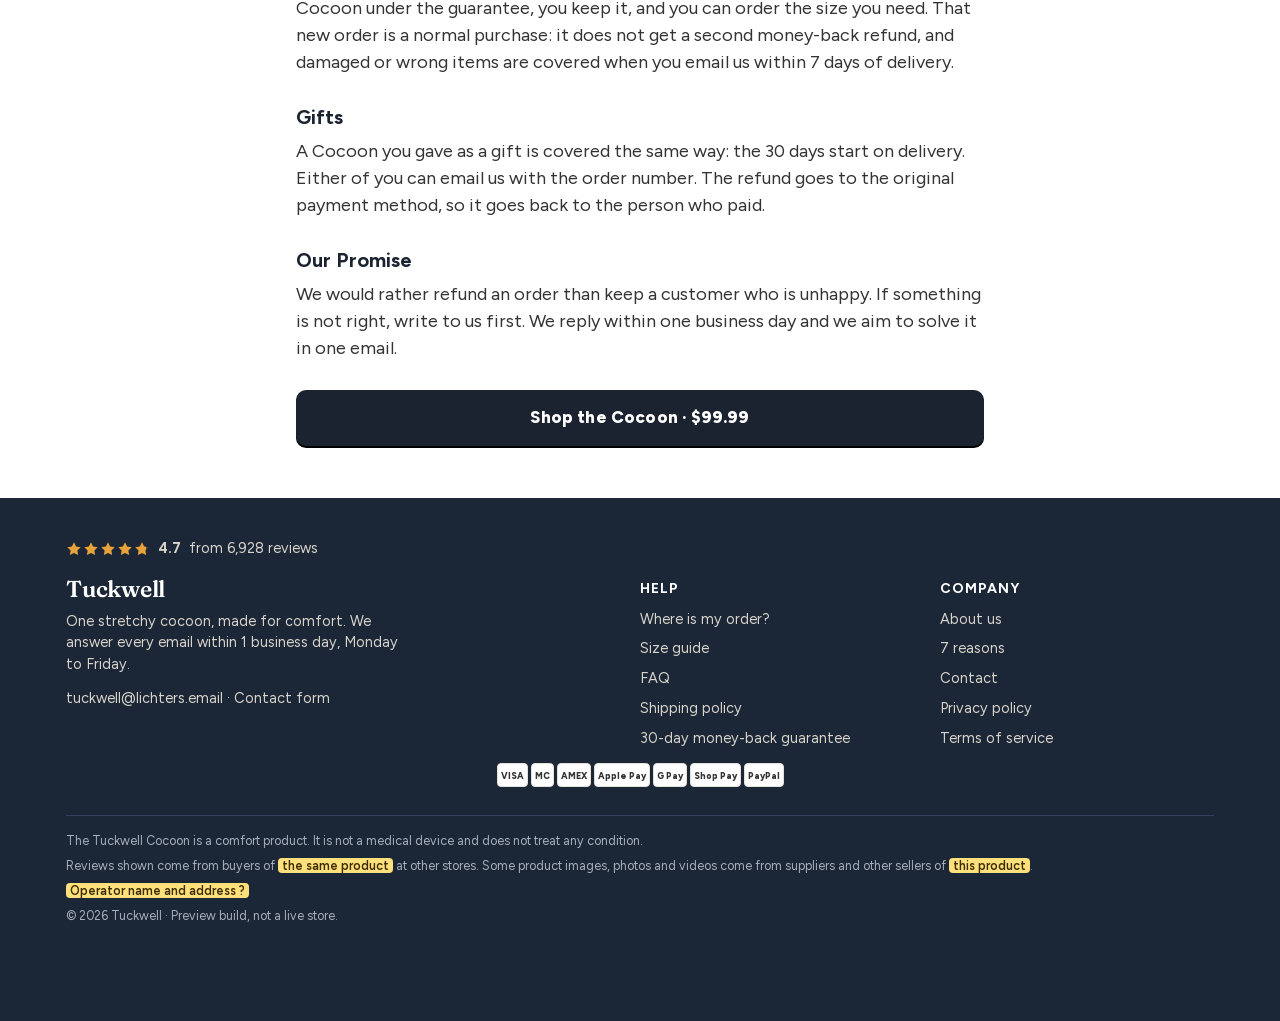
<file: pages/refund-policy/index.html>
<!doctype html>
<html lang="en">
<head>
<meta charset="utf-8">
<meta name="viewport" content="width=device-width,initial-scale=1,viewport-fit=cover">
<meta name="robots" content="noindex,nofollow">
<link rel="preload" href="../../fonts/Figtree.woff2" as="font" type="font/woff2" crossorigin>
<link rel="preload" href="../../fonts/Fraunces-600.woff2" as="font" type="font/woff2" crossorigin>
<meta property="og:image" content="https://davidlichters.github.io/tuckwell.com/img/og_tuckwell.jpg">
<link rel="icon" type="image/png" href="../../img/tw_icon.png">
<link rel="apple-touch-icon" href="../../img/tw_icon.png">
<link rel="stylesheet" href="../../assets/shop.css">
<meta property="og:title" content="Refund Policy | Tuckwell">
<title>Refund Policy | Tuckwell</title>
<meta name="description" content="30-day money-back guarantee. Full refund, you keep the Cocoon.">
</head>
<body data-basis="../..">
<svg width="0" height="0" style="position:absolute" aria-hidden="true">
  <symbol id="i-stern" viewBox="0 0 20 20"><path fill="currentColor" d="M10 1.6l2.6 5.3 5.8.8-4.2 4.1 1 5.8L10 14.9l-5.2 2.7 1-5.8L1.6 7.7l5.8-.8z"/></symbol>
  <symbol id="i-haken" viewBox="0 0 20 20"><circle cx="10" cy="10" r="10" fill="currentColor"/><path d="M5.8 10.4l2.7 2.7 5.7-5.9" fill="none" stroke="#fff" stroke-width="2.2" stroke-linecap="round" stroke-linejoin="round"/></symbol>
  <symbol id="i-haken-fein" viewBox="0 0 24 24"><path d="M5 12.5l4.5 4.5L19 7.5" fill="none" stroke="currentColor" stroke-width="2.4" stroke-linecap="round" stroke-linejoin="round"/></symbol>
  <symbol id="i-laster" viewBox="0 0 24 24"><g fill="none" stroke="currentColor" stroke-width="1.8" stroke-linejoin="round"><path d="M2.5 6.5h11v9h-11zM13.5 9.5h4l3 3.2v2.8h-7z"/><circle cx="7" cy="17.5" r="1.8" fill="#fff"/><circle cx="17" cy="17.5" r="1.8" fill="#fff"/></g></symbol>
  <symbol id="i-schild" viewBox="0 0 24 24"><g fill="none" stroke="currentColor" stroke-width="1.8" stroke-linejoin="round"><path d="M12 2.8l7.5 3v5.6c0 4.6-3.2 8.3-7.5 9.8-4.3-1.5-7.5-5.2-7.5-9.8V5.8z"/><path d="M8.6 12.2l2.4 2.4 4.5-4.6" stroke-linecap="round"/></g></symbol>
  <symbol id="i-waschen" viewBox="0 0 24 24"><g fill="none" stroke="currentColor" stroke-width="1.8" stroke-linejoin="round" stroke-linecap="round"><path d="M3 7h18l-2 12.5H5z"/><path d="M3 7l1.6-3h14.8L21 7"/><path d="M7.5 12.5c1.5-1.4 3-1.4 4.5 0s3 1.4 4.5 0"/></g></symbol>
  <symbol id="i-pfote" viewBox="0 0 24 24"><g fill="currentColor"><ellipse cx="6.2" cy="10" rx="2" ry="2.6"/><ellipse cx="10" cy="6.6" rx="2" ry="2.7"/><ellipse cx="14" cy="6.6" rx="2" ry="2.7"/><ellipse cx="17.8" cy="10" rx="2" ry="2.6"/><path d="M12 11.2c3 0 5.6 3.4 5.6 5.7 0 1.8-1.4 2.6-2.9 2.6-1.1 0-1.8-.6-2.7-.6s-1.6.6-2.7.6c-1.5 0-2.9-.8-2.9-2.6 0-2.3 2.6-5.7 5.6-5.7z"/></g></symbol>
  <symbol id="i-korb" viewBox="0 0 24 24"><g fill="none" stroke="currentColor" stroke-width="1.8" stroke-linejoin="round" stroke-linecap="round"><path d="M5 8h14l-1.2 11.5H6.2z"/><path d="M9 8V6.5a3 3 0 016 0V8"/></g></symbol>
  <symbol id="i-menue" viewBox="0 0 24 24"><path d="M3.5 7h17M3.5 12h17M3.5 17h17" stroke="currentColor" stroke-width="1.9" stroke-linecap="round"/></symbol>
  <symbol id="i-zu" viewBox="0 0 24 24"><path d="M6 6l12 12M18 6L6 18" stroke="currentColor" stroke-width="2" stroke-linecap="round"/></symbol>
  <symbol id="i-pfeil" viewBox="0 0 24 24"><path d="M9 5l7 7-7 7" fill="none" stroke="currentColor" stroke-width="2" stroke-linecap="round" stroke-linejoin="round"/></symbol>
  <symbol id="i-kalender" viewBox="0 0 24 24"><g fill="none" stroke="currentColor" stroke-width="1.8" stroke-linejoin="round" stroke-linecap="round"><rect x="3.5" y="5" width="17" height="15" rx="2"/><path d="M3.5 9.5h17M8 3v4M16 3v4"/></g></symbol>
  <symbol id="i-paket" viewBox="0 0 24 24"><g fill="none" stroke="currentColor" stroke-width="1.8" stroke-linejoin="round"><path d="M12 2.8l8.5 4.4v9.6L12 21.2l-8.5-4.4V7.2z"/><path d="M3.5 7.2L12 11.6l8.5-4.4M12 11.6v9.6"/></g></symbol>
  <symbol id="i-herz" viewBox="0 0 24 24"><path d="M12 20.3s-7.8-4.7-7.8-10.4A4.4 4.4 0 0112 7.2a4.4 4.4 0 017.8 2.7c0 5.7-7.8 10.4-7.8 10.4z" fill="currentColor"/></symbol>
  <symbol id="i-mail" viewBox="0 0 24 24"><g fill="none" stroke="currentColor" stroke-width="1.8" stroke-linejoin="round"><rect x="3" y="5.5" width="18" height="13" rx="2"/><path d="M3.5 7l8.5 6 8.5-6"/></g></symbol>
  <symbol id="i-schloss" viewBox="0 0 24 24"><g fill="none" stroke="currentColor" stroke-width="1.9" stroke-linejoin="round"><rect x="5" y="10.5" width="14" height="10" rx="2"/><path d="M8.5 10.5V7.8a3.5 3.5 0 017 0v2.7"/></g></symbol>
</svg>

<div class="vorschau"><b>PREVIEW, no checkout.</b> Yellow = still open.</div>
<div class="leiste" role="region" aria-label="Announcement"><span data-leiste>Christmas: order by <mark class="offen">Nov 30</mark> · Free US shipping</span></div>
<header class="kopf"><div class="kopf__innen">
  <a class="logo kopf__logo" href="../../" aria-label="Tuckwell home">Tuckwell</a>
  <nav class="kopf__nav" aria-label="Main"><a href="../../products/tuckwell-cocoon/">Shop</a><a href="../../products/tuckwell-cocoon/#bewertungen">Reviews</a><a href="../../pages/size-guide/">Size guide</a><a href="../../pages/faq/">FAQ</a><a href="../../pages/contact/">Contact</a></nav>
  <div class="kopf__rechts">
    <button class="symbol" data-oeffne="#korb" aria-label="Cart"><svg><use href="#i-korb"/></svg><span class="korb-zahl" data-leer="1">0</span></button>
    <button class="symbol kopf__menue" data-oeffne="#menue" aria-label="Menu"><svg><use href="#i-menue"/></svg></button>
  </div>
</div></header>
<main>
<section class="huelle seite">
  <h1>Refund Policy</h1>
  <h2>Policy Overview</h2>
  <p>We want you to feel safe buying from Tuckwell. Our 30-day money-back guarantee has no restocking fee, and you do not need to send anything back. One refund per household, and it can cover your whole order or just one Cocoon in it. If anything is unclear, write to <a href="mailto:tuckwell@lichters.email">tuckwell@lichters.email</a> and we answer within one business day.</p>
  <h2>What Is Covered</h2>
  <p>The guarantee is for orders placed directly in our store. You do not need to give us a reason, and the product does not need to be unused. Because the Cocoon is something you wear to bed, we do not resell it, which is why we let you keep it. Every Cocoon in your order is covered, including two and three packs. One refund per household, and it can cover your whole order or just one Cocoon in it.</p>
  <h2>Your 30 Days</h2>
  <p>You have 30 days from the day your order is delivered. <mark class="offen">The date in your tracking information counts.</mark></p>
  <h2>Nothing to Ship</h2>
  <p>For a money-back refund there is nothing to ship: you keep the item and pay nothing. If an item arrives damaged, defective or wrong, we cover everything.</p>
  <h2>How to Get Your Refund</h2>
  <p>Email <a href="mailto:tuckwell@lichters.email">tuckwell@lichters.email</a> with your order number and a photo of the item. We confirm your request within one business day. That is the whole process: no forms, no labels, no trip to the post office.</p>
  <h2>Damaged or Defective Items</h2>
  <p>If your order arrives damaged, defective or is not what you ordered, email us within 7 days of delivery with your order number and a photo. We send a free replacement or give you a full refund, whichever you prefer.</p>
  <h2>Cancellations</h2>
  <p>If you change your mind before your order has shipped, email us and we cancel it and refund you in full. Once it has shipped we cannot stop it, but the 30-day guarantee still covers you.</p>
  <h2>Refund Processing Time</h2>
  <p>Refunds go back to your original payment method within 5 business days of approval. Your bank may need a few more days to show it.</p>
  <h2>Our Mistake or Your Choice</h2>
  <p>If the mistake is ours, such as sending the wrong size or a damaged item, we make it right at no cost to you. If you simply decide the Cocoon is not for you, the guarantee covers that too. In both cases the price you paid comes back to you in full.</p>
  <h2>Wrong Size</h2>
  <p>If you ordered the wrong size, email us within 30 days of delivery. We refund that Cocoon under the guarantee, you keep it, and you can order the size you need. That new order is a normal purchase: it does not get a second money-back refund, and damaged or wrong items are covered when you email us within 7 days of delivery.</p>
  <h2>Gifts</h2>
  <p>A Cocoon you gave as a gift is covered the same way: the 30 days start on delivery. Either of you can email us with the order number. The refund goes to the original payment method, so it goes back to the person who paid.</p>
  <h2>Our Promise</h2>
  <p>We would rather refund an order than keep a customer who is unhappy. If something is not right, write to us first. We reply within one business day and we aim to solve it in one email.</p>
  <p class="seite__zurueck"><a class="knopf" href="../../products/tuckwell-cocoon/">Shop the Cocoon · $99.99</a></p>
</section>
</main>

<footer class="fuss"><div class="huelle">
  <a class="fuss__bew" href="../../products/tuckwell-cocoon/#bewertungen"><span class="sterne" role="img" aria-label="4.7 out of 5 stars"><svg><use href="#i-stern"/></svg><svg><use href="#i-stern"/></svg><svg><use href="#i-stern"/></svg><svg><use href="#i-stern"/></svg><span class="stern-teil"><svg><use href="#i-stern"/></svg><span style="width:73%"><svg><use href="#i-stern"/></svg></span></span></span> <b>4.7</b> from 6,928 reviews</a>
  <div class="fuss__raster">
    <div><span class="logo logo--hell">Tuckwell</span>
      <p style="margin:0;max-width:340px">One stretchy cocoon, made for comfort. We answer every email within 1 business day, Monday to Friday.</p>
      <p style="margin:12px 0 0"><a href="mailto:tuckwell@lichters.email">tuckwell@lichters.email</a> · <a href="../../pages/contact/">Contact form</a></p></div>
    <div><h5>Help</h5><ul><li><a href="mailto:tuckwell@lichters.email?subject=Where%20is%20my%20order%3F">Where is my order?</a></li><li><a href="../../pages/size-guide/">Size guide</a></li><li><a href="../../pages/faq/">FAQ</a></li><li><a href="../../pages/shipping-policy/">Shipping policy</a></li><li><a href="../../pages/refund-policy/">30-day money-back guarantee</a></li></ul></div>
    <div><h5>Company</h5><ul><li><a href="../../pages/about-us/">About us</a></li><li><a href="../../pages/7-reasons/">7 reasons</a></li><li><a href="../../pages/contact/">Contact</a></li><li><a href="../../pages/privacy-policy/">Privacy policy</a></li><li><a href="../../pages/terms-of-service/">Terms of service</a></li></ul></div>
  </div>
  <div class="zahlarten" aria-label="Payment methods"><span>VISA</span><span>MC</span><span>AMEX</span><span>Apple Pay</span><span>G Pay</span><span>Shop Pay</span><span>PayPal</span></div>
  <div class="fuss__klein"><p>The Tuckwell Cocoon is a comfort product. It is not a medical device and does not treat any condition.</p><p class="fuss__recht">Reviews shown come from buyers of <mark class="offen">the same product</mark> at other stores. Some product images, photos and videos come from suppliers and other sellers of <mark class="offen">this product</mark>.</p><p class="fuss__betreiber"><mark class="offen">Operator name and address ?</mark></p><p>© 2026 Tuckwell · Preview build, not a live store.</p></div>
</div></footer>
<div class="schublade schublade--rechts" id="menue" aria-hidden="true"><div class="schublade__grund"></div>
  <div class="schublade__tafel"><div class="schublade__kopf"><span>Menu</span><button class="symbol" data-zu aria-label="Close"><svg><use href="#i-zu"/></svg></button></div>
  <ul class="menue-liste">
    <li><a href="../../products/tuckwell-cocoon/">Shop the Cocoon <svg width="18" height="18"><use href="#i-pfeil"/></svg></a></li>
    <li><a href="../../products/tuckwell-cocoon/?for=kids">Kids sizes <svg width="18" height="18"><use href="#i-pfeil"/></svg></a></li>
    <li><a href="../../products/tuckwell-cocoon/?qty=3#wieviele">3 for the family <svg width="18" height="18"><use href="#i-pfeil"/></svg></a></li>
    <li><a href="../../products/tuckwell-cocoon/#bewertungen">Reviews <svg width="18" height="18"><use href="#i-pfeil"/></svg></a></li>
    <li><a href="../../pages/size-guide/">Size guide <svg width="18" height="18"><use href="#i-pfeil"/></svg></a></li>
    <li><a href="../../pages/7-reasons/">7 reasons <svg width="18" height="18"><use href="#i-pfeil"/></svg></a></li>
    <li><a href="../../pages/faq/">FAQ <svg width="18" height="18"><use href="#i-pfeil"/></svg></a></li>
    <li><a href="mailto:tuckwell@lichters.email?subject=Where%20is%20my%20order%3F">Where is my order? <svg width="18" height="18"><use href="#i-pfeil"/></svg></a></li>
    <li><a href="../../pages/about-us/">About us <svg width="18" height="18"><use href="#i-pfeil"/></svg></a></li>
    <li><a href="../../pages/contact/">Contact us <svg width="18" height="18"><use href="#i-pfeil"/></svg></a></li>
  </ul></div></div>
<div class="schublade schublade--rechts" id="korb" aria-hidden="true"><div class="schublade__grund"></div>
  <div class="schublade__tafel"><div class="schublade__kopf"><span>Your cart</span><button class="symbol" data-zu aria-label="Close"><svg><use href="#i-zu"/></svg></button></div>
  <div class="korb__liste" id="korb-liste"></div>
  <div class="korb__fuss">
    <div class="korb__spar" id="korb-spar" hidden><span>Multi-Cocoon saving</span><span id="korb-spar-wert"></span></div>
    <div class="korb__summe"><span>Subtotal</span><span id="korb-summe">$0.00</span></div>
    <div class="rate rate--korb"><mark class="offen">or 4 interest-free payments of <b id="korb-rate">$0.00</b> ?</mark></div>
    <div class="korb__klein">Shipping: <b>Free</b> · <mark class="offen">duties included?</mark> · arrives <mark class="offen"><span data-text="liefer">soon</span></mark> (est.)</div>
    <button class="knopf" data-kasse><svg width="18" height="18"><use href="#i-schloss"/></svg> Secure checkout</button>
    <div class="express"><button data-kasse class="express__shop">Shop Pay</button><button data-kasse class="express__g">G Pay</button><button data-kasse class="express__p">PayPal</button></div>
    <div class="unter-knopf" style="margin-top:12px">
      <div><svg><use href="#i-schild"/></svg><span class="zeilen"><b>30-day money-back guarantee</b><i>Not for you? Full refund, and you keep it.</i></span></div>
    </div>
    <div class="zahlarten" aria-label="Payment methods"><span>VISA</span><span>MC</span><span>AMEX</span><span>Apple Pay</span><span>G Pay</span><span>Shop Pay</span><span>PayPal</span></div>
  </div></div></div>
<div class="toast" id="toast" role="status"></div>
<script src="../../assets/shop.js" defer></script>
</body>
</html>
</file>
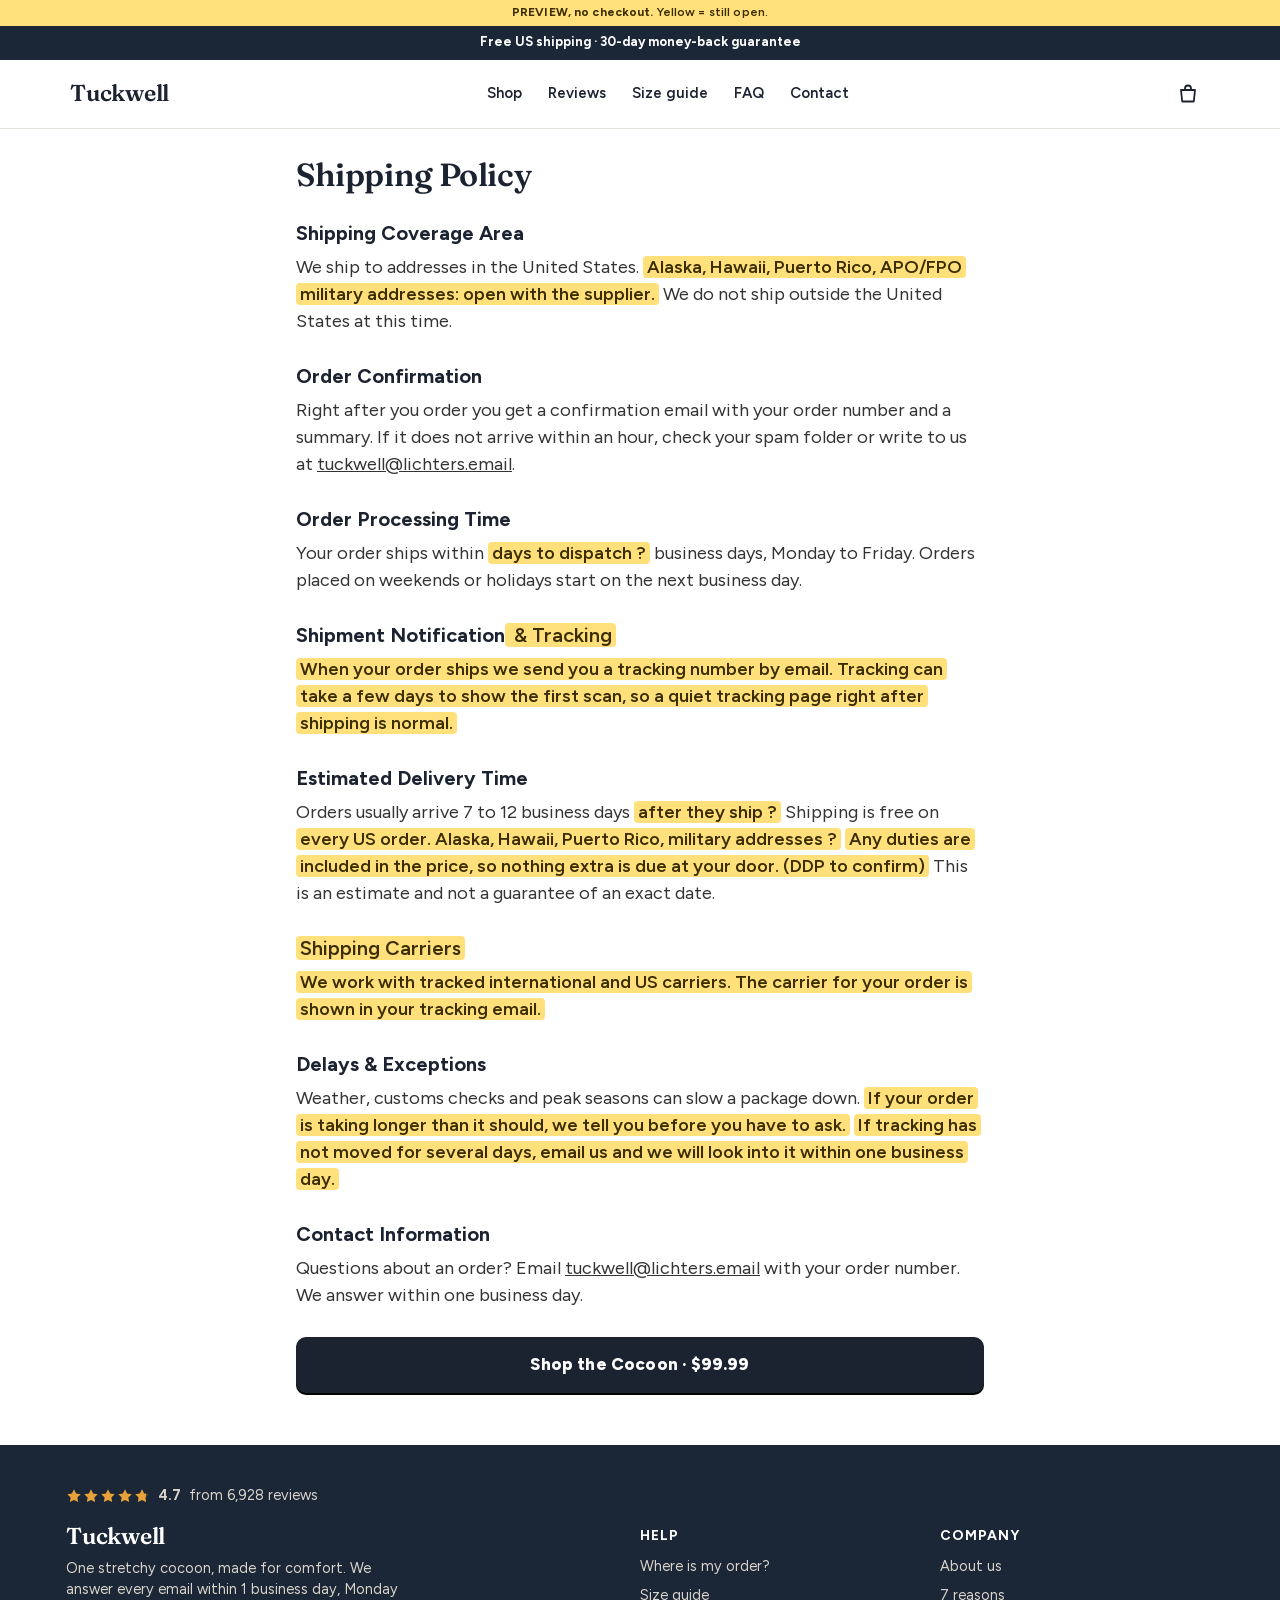
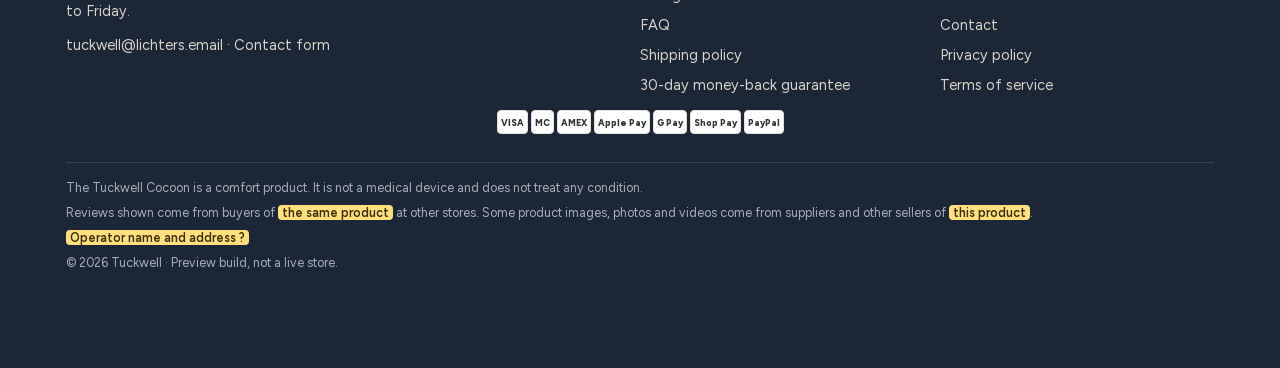
<file: pages/shipping-policy/index.html>
<!doctype html>
<html lang="en">
<head>
<meta charset="utf-8">
<meta name="viewport" content="width=device-width,initial-scale=1,viewport-fit=cover">
<meta name="robots" content="noindex,nofollow">
<link rel="preload" href="../../fonts/Figtree.woff2" as="font" type="font/woff2" crossorigin>
<link rel="preload" href="../../fonts/Fraunces-600.woff2" as="font" type="font/woff2" crossorigin>
<meta property="og:image" content="https://davidlichters.github.io/tuckwell.com/img/og_tuckwell.jpg">
<link rel="icon" type="image/png" href="../../img/tw_icon.png">
<link rel="apple-touch-icon" href="../../img/tw_icon.png">
<link rel="stylesheet" href="../../assets/shop.css">
<meta property="og:title" content="Shipping Policy | Tuckwell">
<title>Shipping Policy | Tuckwell</title>
<meta name="description" content="Free US shipping, delivery times and what happens if a package is late.">
</head>
<body data-basis="../..">
<svg width="0" height="0" style="position:absolute" aria-hidden="true">
  <symbol id="i-stern" viewBox="0 0 20 20"><path fill="currentColor" d="M10 1.6l2.6 5.3 5.8.8-4.2 4.1 1 5.8L10 14.9l-5.2 2.7 1-5.8L1.6 7.7l5.8-.8z"/></symbol>
  <symbol id="i-haken" viewBox="0 0 20 20"><circle cx="10" cy="10" r="10" fill="currentColor"/><path d="M5.8 10.4l2.7 2.7 5.7-5.9" fill="none" stroke="#fff" stroke-width="2.2" stroke-linecap="round" stroke-linejoin="round"/></symbol>
  <symbol id="i-haken-fein" viewBox="0 0 24 24"><path d="M5 12.5l4.5 4.5L19 7.5" fill="none" stroke="currentColor" stroke-width="2.4" stroke-linecap="round" stroke-linejoin="round"/></symbol>
  <symbol id="i-laster" viewBox="0 0 24 24"><g fill="none" stroke="currentColor" stroke-width="1.8" stroke-linejoin="round"><path d="M2.5 6.5h11v9h-11zM13.5 9.5h4l3 3.2v2.8h-7z"/><circle cx="7" cy="17.5" r="1.8" fill="#fff"/><circle cx="17" cy="17.5" r="1.8" fill="#fff"/></g></symbol>
  <symbol id="i-schild" viewBox="0 0 24 24"><g fill="none" stroke="currentColor" stroke-width="1.8" stroke-linejoin="round"><path d="M12 2.8l7.5 3v5.6c0 4.6-3.2 8.3-7.5 9.8-4.3-1.5-7.5-5.2-7.5-9.8V5.8z"/><path d="M8.6 12.2l2.4 2.4 4.5-4.6" stroke-linecap="round"/></g></symbol>
  <symbol id="i-waschen" viewBox="0 0 24 24"><g fill="none" stroke="currentColor" stroke-width="1.8" stroke-linejoin="round" stroke-linecap="round"><path d="M3 7h18l-2 12.5H5z"/><path d="M3 7l1.6-3h14.8L21 7"/><path d="M7.5 12.5c1.5-1.4 3-1.4 4.5 0s3 1.4 4.5 0"/></g></symbol>
  <symbol id="i-pfote" viewBox="0 0 24 24"><g fill="currentColor"><ellipse cx="6.2" cy="10" rx="2" ry="2.6"/><ellipse cx="10" cy="6.6" rx="2" ry="2.7"/><ellipse cx="14" cy="6.6" rx="2" ry="2.7"/><ellipse cx="17.8" cy="10" rx="2" ry="2.6"/><path d="M12 11.2c3 0 5.6 3.4 5.6 5.7 0 1.8-1.4 2.6-2.9 2.6-1.1 0-1.8-.6-2.7-.6s-1.6.6-2.7.6c-1.5 0-2.9-.8-2.9-2.6 0-2.3 2.6-5.7 5.6-5.7z"/></g></symbol>
  <symbol id="i-korb" viewBox="0 0 24 24"><g fill="none" stroke="currentColor" stroke-width="1.8" stroke-linejoin="round" stroke-linecap="round"><path d="M5 8h14l-1.2 11.5H6.2z"/><path d="M9 8V6.5a3 3 0 016 0V8"/></g></symbol>
  <symbol id="i-menue" viewBox="0 0 24 24"><path d="M3.5 7h17M3.5 12h17M3.5 17h17" stroke="currentColor" stroke-width="1.9" stroke-linecap="round"/></symbol>
  <symbol id="i-zu" viewBox="0 0 24 24"><path d="M6 6l12 12M18 6L6 18" stroke="currentColor" stroke-width="2" stroke-linecap="round"/></symbol>
  <symbol id="i-pfeil" viewBox="0 0 24 24"><path d="M9 5l7 7-7 7" fill="none" stroke="currentColor" stroke-width="2" stroke-linecap="round" stroke-linejoin="round"/></symbol>
  <symbol id="i-kalender" viewBox="0 0 24 24"><g fill="none" stroke="currentColor" stroke-width="1.8" stroke-linejoin="round" stroke-linecap="round"><rect x="3.5" y="5" width="17" height="15" rx="2"/><path d="M3.5 9.5h17M8 3v4M16 3v4"/></g></symbol>
  <symbol id="i-paket" viewBox="0 0 24 24"><g fill="none" stroke="currentColor" stroke-width="1.8" stroke-linejoin="round"><path d="M12 2.8l8.5 4.4v9.6L12 21.2l-8.5-4.4V7.2z"/><path d="M3.5 7.2L12 11.6l8.5-4.4M12 11.6v9.6"/></g></symbol>
  <symbol id="i-herz" viewBox="0 0 24 24"><path d="M12 20.3s-7.8-4.7-7.8-10.4A4.4 4.4 0 0112 7.2a4.4 4.4 0 017.8 2.7c0 5.7-7.8 10.4-7.8 10.4z" fill="currentColor"/></symbol>
  <symbol id="i-mail" viewBox="0 0 24 24"><g fill="none" stroke="currentColor" stroke-width="1.8" stroke-linejoin="round"><rect x="3" y="5.5" width="18" height="13" rx="2"/><path d="M3.5 7l8.5 6 8.5-6"/></g></symbol>
  <symbol id="i-schloss" viewBox="0 0 24 24"><g fill="none" stroke="currentColor" stroke-width="1.9" stroke-linejoin="round"><rect x="5" y="10.5" width="14" height="10" rx="2"/><path d="M8.5 10.5V7.8a3.5 3.5 0 017 0v2.7"/></g></symbol>
</svg>

<div class="vorschau"><b>PREVIEW, no checkout.</b> Yellow = still open.</div>
<div class="leiste" role="region" aria-label="Announcement"><span data-leiste>Christmas: order by <mark class="offen">Nov 30</mark> · Free US shipping</span></div>
<header class="kopf"><div class="kopf__innen">
  <a class="logo kopf__logo" href="../../" aria-label="Tuckwell home">Tuckwell</a>
  <nav class="kopf__nav" aria-label="Main"><a href="../../products/tuckwell-cocoon/">Shop</a><a href="../../products/tuckwell-cocoon/#bewertungen">Reviews</a><a href="../../pages/size-guide/">Size guide</a><a href="../../pages/faq/">FAQ</a><a href="../../pages/contact/">Contact</a></nav>
  <div class="kopf__rechts">
    <button class="symbol" data-oeffne="#korb" aria-label="Cart"><svg><use href="#i-korb"/></svg><span class="korb-zahl" data-leer="1">0</span></button>
    <button class="symbol kopf__menue" data-oeffne="#menue" aria-label="Menu"><svg><use href="#i-menue"/></svg></button>
  </div>
</div></header>
<main>
<section class="huelle seite">
  <h1>Shipping Policy</h1>
  <h2>Shipping Coverage Area</h2>
  <p>We ship to addresses in the United States. <mark class="offen">Alaska, Hawaii, Puerto Rico, APO/FPO military addresses: open with the supplier.</mark> We do not ship outside the United States at this time.</p>
  <h2>Order Confirmation</h2>
  <p>Right after you order you get a confirmation email with your order number and a summary. If it does not arrive within an hour, check your spam folder or write to us at <a href="mailto:tuckwell@lichters.email">tuckwell@lichters.email</a>.</p>
  <h2>Order Processing Time</h2>
  <p>Your order ships within <mark class="offen">days to dispatch ?</mark> business days, Monday to Friday. Orders placed on weekends or holidays start on the next business day.</p>
  <h2>Shipment Notification<mark class="offen"> & Tracking</mark></h2>
  <p><mark class="offen">When your order ships we send you a tracking number by email. Tracking can take a few days to show the first scan, so a quiet tracking page right after shipping is normal.</mark></p>
  <h2>Estimated Delivery Time</h2>
  <p>Orders usually arrive 7 to 12 business days <mark class="offen">after they ship ?</mark> Shipping is free on <mark class="offen">every US order. Alaska, Hawaii, Puerto Rico, military addresses ?</mark> <span data-frist-satz>For Christmas, order by <mark class="offen">Nov 30</mark> <mark class="offen">to have it by Dec 24</mark>.</span> <mark class="offen">Any duties are included in the price, so nothing extra is due at your door. (DDP to confirm)</mark> This is an estimate and not a guarantee of an exact date.</p>
  <h2><mark class="offen">Shipping Carriers</mark></h2>
  <p><mark class="offen">We work with tracked international and US carriers. The carrier for your order is shown in your tracking email.</mark></p>
  <h2>Delays & Exceptions</h2>
  <p>Weather, customs checks and peak seasons can slow a package down. <mark class="offen">If your order is taking longer than it should, we tell you before you have to ask.</mark> <mark class="offen">If tracking has not moved for several days, email us and we will look into it within one business day.</mark></p>
  <h2>Contact Information</h2>
  <p>Questions about an order? Email <a href="mailto:tuckwell@lichters.email">tuckwell@lichters.email</a> with your order number. We answer within one business day.</p>
  <p class="seite__zurueck"><a class="knopf" href="../../products/tuckwell-cocoon/">Shop the Cocoon · $99.99</a></p>
</section>
</main>

<footer class="fuss"><div class="huelle">
  <a class="fuss__bew" href="../../products/tuckwell-cocoon/#bewertungen"><span class="sterne" role="img" aria-label="4.7 out of 5 stars"><svg><use href="#i-stern"/></svg><svg><use href="#i-stern"/></svg><svg><use href="#i-stern"/></svg><svg><use href="#i-stern"/></svg><span class="stern-teil"><svg><use href="#i-stern"/></svg><span style="width:73%"><svg><use href="#i-stern"/></svg></span></span></span> <b>4.7</b> from 6,928 reviews</a>
  <div class="fuss__raster">
    <div><span class="logo logo--hell">Tuckwell</span>
      <p style="margin:0;max-width:340px">One stretchy cocoon, made for comfort. We answer every email within 1 business day, Monday to Friday.</p>
      <p style="margin:12px 0 0"><a href="mailto:tuckwell@lichters.email">tuckwell@lichters.email</a> · <a href="../../pages/contact/">Contact form</a></p></div>
    <div><h5>Help</h5><ul><li><a href="mailto:tuckwell@lichters.email?subject=Where%20is%20my%20order%3F">Where is my order?</a></li><li><a href="../../pages/size-guide/">Size guide</a></li><li><a href="../../pages/faq/">FAQ</a></li><li><a href="../../pages/shipping-policy/">Shipping policy</a></li><li><a href="../../pages/refund-policy/">30-day money-back guarantee</a></li></ul></div>
    <div><h5>Company</h5><ul><li><a href="../../pages/about-us/">About us</a></li><li><a href="../../pages/7-reasons/">7 reasons</a></li><li><a href="../../pages/contact/">Contact</a></li><li><a href="../../pages/privacy-policy/">Privacy policy</a></li><li><a href="../../pages/terms-of-service/">Terms of service</a></li></ul></div>
  </div>
  <div class="zahlarten" aria-label="Payment methods"><span>VISA</span><span>MC</span><span>AMEX</span><span>Apple Pay</span><span>G Pay</span><span>Shop Pay</span><span>PayPal</span></div>
  <div class="fuss__klein"><p>The Tuckwell Cocoon is a comfort product. It is not a medical device and does not treat any condition.</p><p class="fuss__recht">Reviews shown come from buyers of <mark class="offen">the same product</mark> at other stores. Some product images, photos and videos come from suppliers and other sellers of <mark class="offen">this product</mark>.</p><p class="fuss__betreiber"><mark class="offen">Operator name and address ?</mark></p><p>© 2026 Tuckwell · Preview build, not a live store.</p></div>
</div></footer>
<div class="schublade schublade--rechts" id="menue" aria-hidden="true"><div class="schublade__grund"></div>
  <div class="schublade__tafel"><div class="schublade__kopf"><span>Menu</span><button class="symbol" data-zu aria-label="Close"><svg><use href="#i-zu"/></svg></button></div>
  <ul class="menue-liste">
    <li><a href="../../products/tuckwell-cocoon/">Shop the Cocoon <svg width="18" height="18"><use href="#i-pfeil"/></svg></a></li>
    <li><a href="../../products/tuckwell-cocoon/?for=kids">Kids sizes <svg width="18" height="18"><use href="#i-pfeil"/></svg></a></li>
    <li><a href="../../products/tuckwell-cocoon/?qty=3#wieviele">3 for the family <svg width="18" height="18"><use href="#i-pfeil"/></svg></a></li>
    <li><a href="../../products/tuckwell-cocoon/#bewertungen">Reviews <svg width="18" height="18"><use href="#i-pfeil"/></svg></a></li>
    <li><a href="../../pages/size-guide/">Size guide <svg width="18" height="18"><use href="#i-pfeil"/></svg></a></li>
    <li><a href="../../pages/7-reasons/">7 reasons <svg width="18" height="18"><use href="#i-pfeil"/></svg></a></li>
    <li><a href="../../pages/faq/">FAQ <svg width="18" height="18"><use href="#i-pfeil"/></svg></a></li>
    <li><a href="mailto:tuckwell@lichters.email?subject=Where%20is%20my%20order%3F">Where is my order? <svg width="18" height="18"><use href="#i-pfeil"/></svg></a></li>
    <li><a href="../../pages/about-us/">About us <svg width="18" height="18"><use href="#i-pfeil"/></svg></a></li>
    <li><a href="../../pages/contact/">Contact us <svg width="18" height="18"><use href="#i-pfeil"/></svg></a></li>
  </ul></div></div>
<div class="schublade schublade--rechts" id="korb" aria-hidden="true"><div class="schublade__grund"></div>
  <div class="schublade__tafel"><div class="schublade__kopf"><span>Your cart</span><button class="symbol" data-zu aria-label="Close"><svg><use href="#i-zu"/></svg></button></div>
  <div class="korb__liste" id="korb-liste"></div>
  <div class="korb__fuss">
    <div class="korb__spar" id="korb-spar" hidden><span>Multi-Cocoon saving</span><span id="korb-spar-wert"></span></div>
    <div class="korb__summe"><span>Subtotal</span><span id="korb-summe">$0.00</span></div>
    <div class="rate rate--korb"><mark class="offen">or 4 interest-free payments of <b id="korb-rate">$0.00</b> ?</mark></div>
    <div class="korb__klein">Shipping: <b>Free</b> · <mark class="offen">duties included?</mark> · arrives <mark class="offen"><span data-text="liefer">soon</span></mark> (est.)</div>
    <button class="knopf" data-kasse><svg width="18" height="18"><use href="#i-schloss"/></svg> Secure checkout</button>
    <div class="express"><button data-kasse class="express__shop">Shop Pay</button><button data-kasse class="express__g">G Pay</button><button data-kasse class="express__p">PayPal</button></div>
    <div class="unter-knopf" style="margin-top:12px">
      <div><svg><use href="#i-schild"/></svg><span class="zeilen"><b>30-day money-back guarantee</b><i>Not for you? Full refund, and you keep it.</i></span></div>
    </div>
    <div class="zahlarten" aria-label="Payment methods"><span>VISA</span><span>MC</span><span>AMEX</span><span>Apple Pay</span><span>G Pay</span><span>Shop Pay</span><span>PayPal</span></div>
  </div></div></div>
<div class="toast" id="toast" role="status"></div>
<script src="../../assets/shop.js" defer></script>
</body>
</html>
</file>
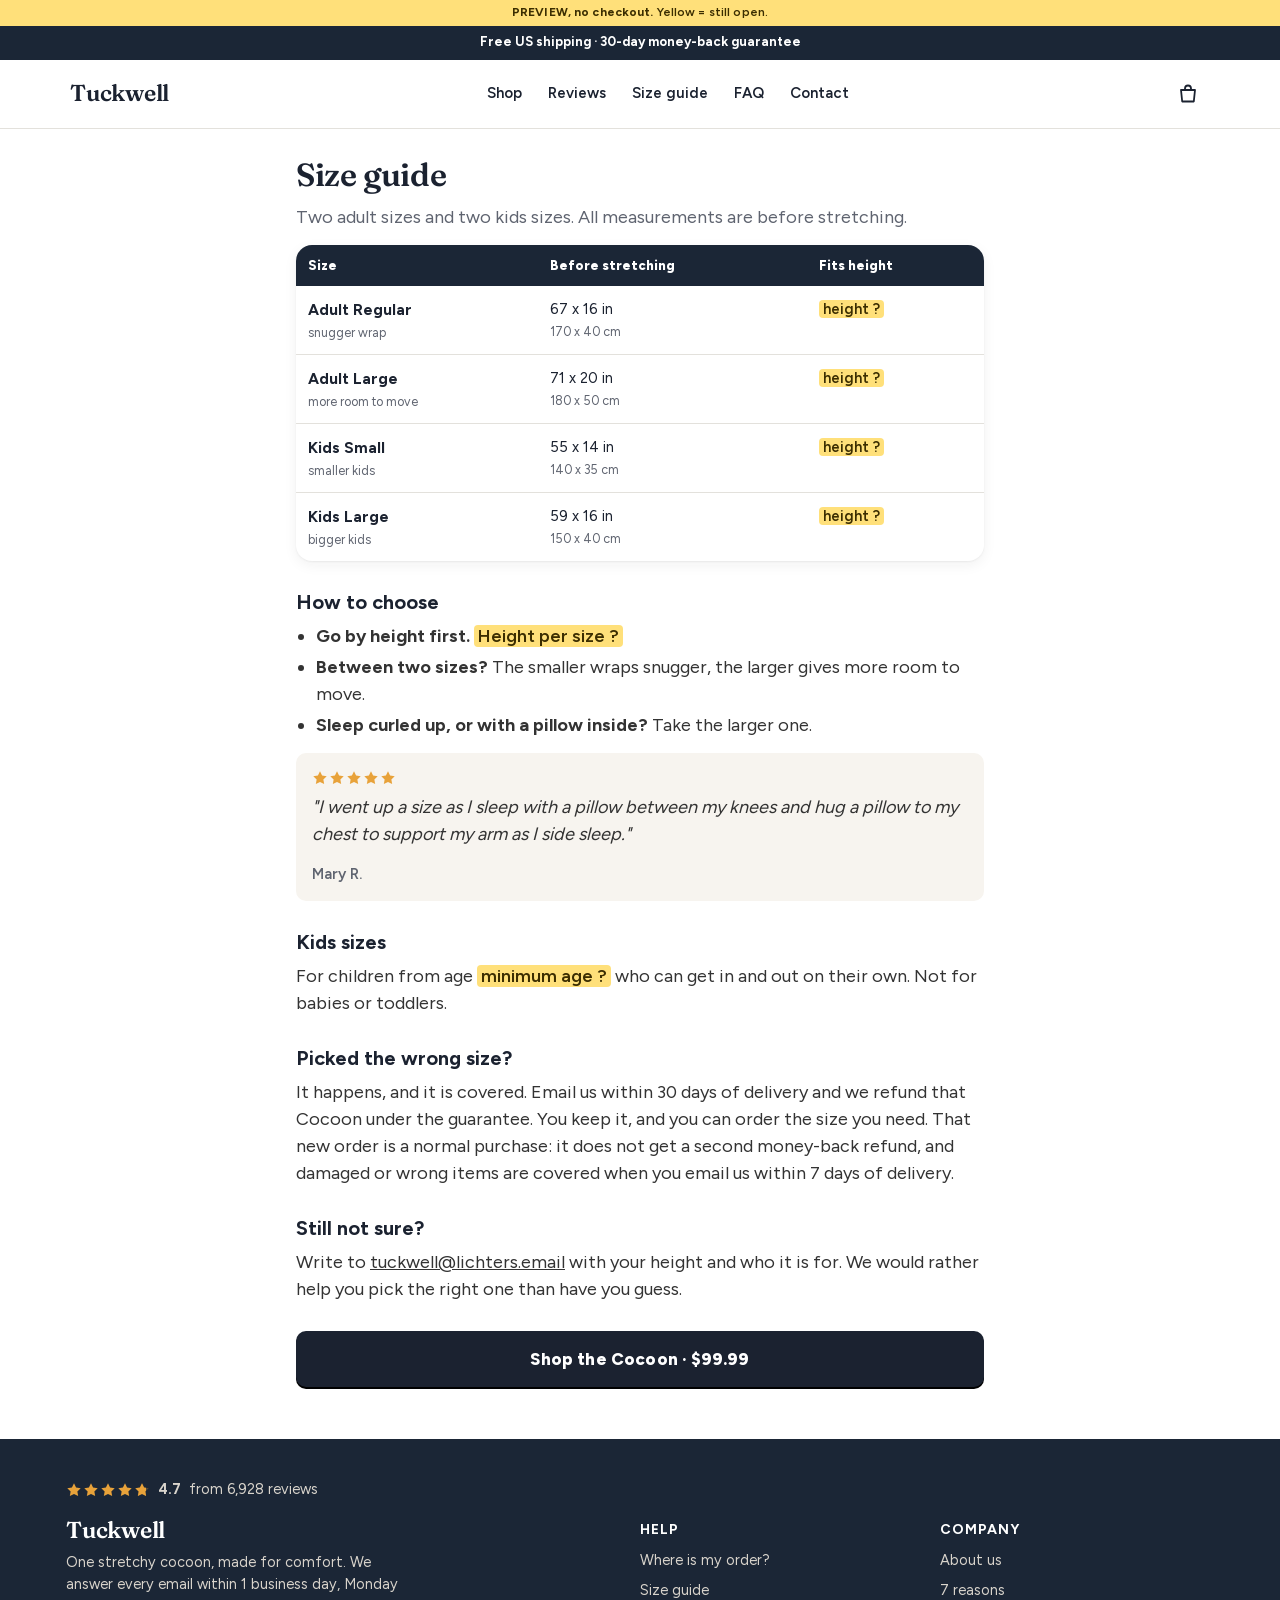
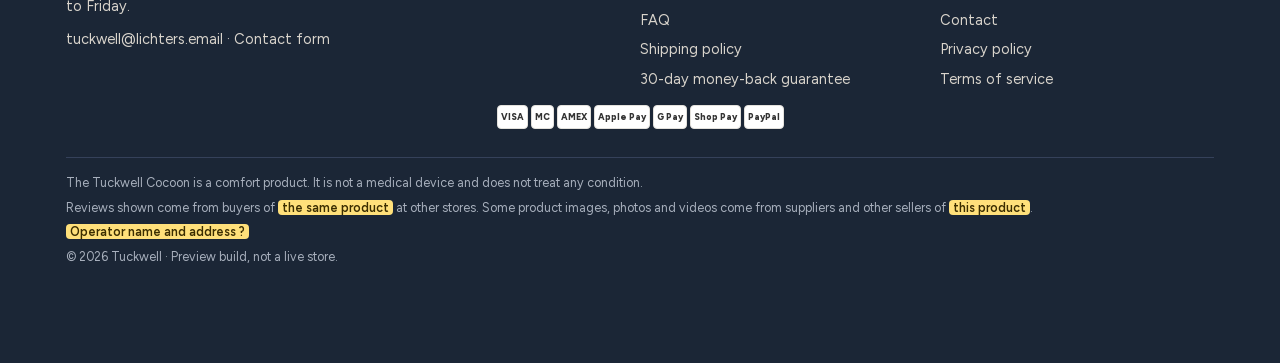
<file: pages/size-guide/index.html>
<!doctype html>
<html lang="en">
<head>
<meta charset="utf-8">
<meta name="viewport" content="width=device-width,initial-scale=1,viewport-fit=cover">
<meta name="robots" content="noindex,nofollow">
<link rel="preload" href="../../fonts/Figtree.woff2" as="font" type="font/woff2" crossorigin>
<link rel="preload" href="../../fonts/Fraunces-600.woff2" as="font" type="font/woff2" crossorigin>
<meta property="og:image" content="https://davidlichters.github.io/tuckwell.com/img/og_tuckwell.jpg">
<link rel="icon" type="image/png" href="../../img/tw_icon.png">
<link rel="apple-touch-icon" href="../../img/tw_icon.png">
<link rel="stylesheet" href="../../assets/shop.css">
<meta property="og:title" content="Size Guide | Tuckwell Cocoon">
<title>Size Guide | Tuckwell Cocoon</title>
<meta name="description" content="Four sizes, two for adults and two for kids, in inches and centimeters.">
</head>
<body data-basis="../..">
<svg width="0" height="0" style="position:absolute" aria-hidden="true">
  <symbol id="i-stern" viewBox="0 0 20 20"><path fill="currentColor" d="M10 1.6l2.6 5.3 5.8.8-4.2 4.1 1 5.8L10 14.9l-5.2 2.7 1-5.8L1.6 7.7l5.8-.8z"/></symbol>
  <symbol id="i-haken" viewBox="0 0 20 20"><circle cx="10" cy="10" r="10" fill="currentColor"/><path d="M5.8 10.4l2.7 2.7 5.7-5.9" fill="none" stroke="#fff" stroke-width="2.2" stroke-linecap="round" stroke-linejoin="round"/></symbol>
  <symbol id="i-haken-fein" viewBox="0 0 24 24"><path d="M5 12.5l4.5 4.5L19 7.5" fill="none" stroke="currentColor" stroke-width="2.4" stroke-linecap="round" stroke-linejoin="round"/></symbol>
  <symbol id="i-laster" viewBox="0 0 24 24"><g fill="none" stroke="currentColor" stroke-width="1.8" stroke-linejoin="round"><path d="M2.5 6.5h11v9h-11zM13.5 9.5h4l3 3.2v2.8h-7z"/><circle cx="7" cy="17.5" r="1.8" fill="#fff"/><circle cx="17" cy="17.5" r="1.8" fill="#fff"/></g></symbol>
  <symbol id="i-schild" viewBox="0 0 24 24"><g fill="none" stroke="currentColor" stroke-width="1.8" stroke-linejoin="round"><path d="M12 2.8l7.5 3v5.6c0 4.6-3.2 8.3-7.5 9.8-4.3-1.5-7.5-5.2-7.5-9.8V5.8z"/><path d="M8.6 12.2l2.4 2.4 4.5-4.6" stroke-linecap="round"/></g></symbol>
  <symbol id="i-waschen" viewBox="0 0 24 24"><g fill="none" stroke="currentColor" stroke-width="1.8" stroke-linejoin="round" stroke-linecap="round"><path d="M3 7h18l-2 12.5H5z"/><path d="M3 7l1.6-3h14.8L21 7"/><path d="M7.5 12.5c1.5-1.4 3-1.4 4.5 0s3 1.4 4.5 0"/></g></symbol>
  <symbol id="i-pfote" viewBox="0 0 24 24"><g fill="currentColor"><ellipse cx="6.2" cy="10" rx="2" ry="2.6"/><ellipse cx="10" cy="6.6" rx="2" ry="2.7"/><ellipse cx="14" cy="6.6" rx="2" ry="2.7"/><ellipse cx="17.8" cy="10" rx="2" ry="2.6"/><path d="M12 11.2c3 0 5.6 3.4 5.6 5.7 0 1.8-1.4 2.6-2.9 2.6-1.1 0-1.8-.6-2.7-.6s-1.6.6-2.7.6c-1.5 0-2.9-.8-2.9-2.6 0-2.3 2.6-5.7 5.6-5.7z"/></g></symbol>
  <symbol id="i-korb" viewBox="0 0 24 24"><g fill="none" stroke="currentColor" stroke-width="1.8" stroke-linejoin="round" stroke-linecap="round"><path d="M5 8h14l-1.2 11.5H6.2z"/><path d="M9 8V6.5a3 3 0 016 0V8"/></g></symbol>
  <symbol id="i-menue" viewBox="0 0 24 24"><path d="M3.5 7h17M3.5 12h17M3.5 17h17" stroke="currentColor" stroke-width="1.9" stroke-linecap="round"/></symbol>
  <symbol id="i-zu" viewBox="0 0 24 24"><path d="M6 6l12 12M18 6L6 18" stroke="currentColor" stroke-width="2" stroke-linecap="round"/></symbol>
  <symbol id="i-pfeil" viewBox="0 0 24 24"><path d="M9 5l7 7-7 7" fill="none" stroke="currentColor" stroke-width="2" stroke-linecap="round" stroke-linejoin="round"/></symbol>
  <symbol id="i-kalender" viewBox="0 0 24 24"><g fill="none" stroke="currentColor" stroke-width="1.8" stroke-linejoin="round" stroke-linecap="round"><rect x="3.5" y="5" width="17" height="15" rx="2"/><path d="M3.5 9.5h17M8 3v4M16 3v4"/></g></symbol>
  <symbol id="i-paket" viewBox="0 0 24 24"><g fill="none" stroke="currentColor" stroke-width="1.8" stroke-linejoin="round"><path d="M12 2.8l8.5 4.4v9.6L12 21.2l-8.5-4.4V7.2z"/><path d="M3.5 7.2L12 11.6l8.5-4.4M12 11.6v9.6"/></g></symbol>
  <symbol id="i-herz" viewBox="0 0 24 24"><path d="M12 20.3s-7.8-4.7-7.8-10.4A4.4 4.4 0 0112 7.2a4.4 4.4 0 017.8 2.7c0 5.7-7.8 10.4-7.8 10.4z" fill="currentColor"/></symbol>
  <symbol id="i-mail" viewBox="0 0 24 24"><g fill="none" stroke="currentColor" stroke-width="1.8" stroke-linejoin="round"><rect x="3" y="5.5" width="18" height="13" rx="2"/><path d="M3.5 7l8.5 6 8.5-6"/></g></symbol>
  <symbol id="i-schloss" viewBox="0 0 24 24"><g fill="none" stroke="currentColor" stroke-width="1.9" stroke-linejoin="round"><rect x="5" y="10.5" width="14" height="10" rx="2"/><path d="M8.5 10.5V7.8a3.5 3.5 0 017 0v2.7"/></g></symbol>
</svg>

<div class="vorschau"><b>PREVIEW, no checkout.</b> Yellow = still open.</div>
<div class="leiste" role="region" aria-label="Announcement"><span data-leiste>Christmas: order by <mark class="offen">Nov 30</mark> · Free US shipping</span></div>
<header class="kopf"><div class="kopf__innen">
  <a class="logo kopf__logo" href="../../" aria-label="Tuckwell home">Tuckwell</a>
  <nav class="kopf__nav" aria-label="Main"><a href="../../products/tuckwell-cocoon/">Shop</a><a href="../../products/tuckwell-cocoon/#bewertungen">Reviews</a><a href="../../pages/size-guide/">Size guide</a><a href="../../pages/faq/">FAQ</a><a href="../../pages/contact/">Contact</a></nav>
  <div class="kopf__rechts">
    <button class="symbol" data-oeffne="#korb" aria-label="Cart"><svg><use href="#i-korb"/></svg><span class="korb-zahl" data-leer="1">0</span></button>
    <button class="symbol kopf__menue" data-oeffne="#menue" aria-label="Menu"><svg><use href="#i-menue"/></svg></button>
  </div>
</div></header>
<main>
<section class="huelle seite">
  <h1>Size guide</h1>
  <p class="seite__lead">Two adult sizes and two kids sizes. All measurements are before stretching.</p>
  <div class="groessen-tabelle"><table><thead><tr><th>Size</th><th>Before stretching</th><th>Fits height</th></tr></thead><tbody><tr><td><b>Adult Regular</b><small>snugger wrap</small></td><td>67 x 16 in<small>170 x 40 cm</small></td><td><mark class="offen">height ?</mark></td></tr><tr><td><b>Adult Large</b><small>more room to move</small></td><td>71 x 20 in<small>180 x 50 cm</small></td><td><mark class="offen">height ?</mark></td></tr><tr><td><b>Kids Small</b><small>smaller kids</small></td><td>55 x 14 in<small>140 x 35 cm</small></td><td><mark class="offen">height ?</mark></td></tr><tr><td><b>Kids Large</b><small>bigger kids</small></td><td>59 x 16 in<small>150 x 40 cm</small></td><td><mark class="offen">height ?</mark></td></tr></tbody></table></div>
  <h2>How to choose</h2>
  <ul><li><b>Go by height first.</b> <mark class="offen">Height per size ?</mark></li>
  <li><b>Between two sizes?</b> The smaller wraps snugger, the larger gives more room to move.</li>
  <li><b>Sleep curled up, or with a pillow inside?</b> Take the larger one.</li></ul>
  <div class="zitat"><span class="sterne"><svg><use href="#i-stern"/></svg><svg><use href="#i-stern"/></svg><svg><use href="#i-stern"/></svg><svg><use href="#i-stern"/></svg><svg><use href="#i-stern"/></svg></span><p>"I went up a size as I sleep with a pillow between my knees and hug a pillow to my chest to support my arm as I side sleep."</p><small>Mary R.</small></div>
  <h2>Kids sizes</h2>
  <p>For children from age <mark class="offen">minimum age ?</mark> who can get in and out on their own. Not for babies or toddlers.</p>
  <h2>Picked the wrong size?</h2>
  <p>It happens, and it is covered. Email us within 30 days of delivery and we refund that Cocoon under the guarantee. You keep it, and you can order the size you need. That new order is a normal purchase: it does not get a second money-back refund, and damaged or wrong items are covered when you email us within 7 days of delivery.</p>
  <h2>Still not sure?</h2>
  <p>Write to <a href="mailto:tuckwell@lichters.email">tuckwell@lichters.email</a> with your height and who it is for. We would rather help you pick the right one than have you guess.</p>
  <p class="seite__zurueck"><a class="knopf" href="../../products/tuckwell-cocoon/">Shop the Cocoon · $99.99</a></p>
</section>
</main>

<footer class="fuss"><div class="huelle">
  <a class="fuss__bew" href="../../products/tuckwell-cocoon/#bewertungen"><span class="sterne" role="img" aria-label="4.7 out of 5 stars"><svg><use href="#i-stern"/></svg><svg><use href="#i-stern"/></svg><svg><use href="#i-stern"/></svg><svg><use href="#i-stern"/></svg><span class="stern-teil"><svg><use href="#i-stern"/></svg><span style="width:73%"><svg><use href="#i-stern"/></svg></span></span></span> <b>4.7</b> from 6,928 reviews</a>
  <div class="fuss__raster">
    <div><span class="logo logo--hell">Tuckwell</span>
      <p style="margin:0;max-width:340px">One stretchy cocoon, made for comfort. We answer every email within 1 business day, Monday to Friday.</p>
      <p style="margin:12px 0 0"><a href="mailto:tuckwell@lichters.email">tuckwell@lichters.email</a> · <a href="../../pages/contact/">Contact form</a></p></div>
    <div><h5>Help</h5><ul><li><a href="mailto:tuckwell@lichters.email?subject=Where%20is%20my%20order%3F">Where is my order?</a></li><li><a href="../../pages/size-guide/">Size guide</a></li><li><a href="../../pages/faq/">FAQ</a></li><li><a href="../../pages/shipping-policy/">Shipping policy</a></li><li><a href="../../pages/refund-policy/">30-day money-back guarantee</a></li></ul></div>
    <div><h5>Company</h5><ul><li><a href="../../pages/about-us/">About us</a></li><li><a href="../../pages/7-reasons/">7 reasons</a></li><li><a href="../../pages/contact/">Contact</a></li><li><a href="../../pages/privacy-policy/">Privacy policy</a></li><li><a href="../../pages/terms-of-service/">Terms of service</a></li></ul></div>
  </div>
  <div class="zahlarten" aria-label="Payment methods"><span>VISA</span><span>MC</span><span>AMEX</span><span>Apple Pay</span><span>G Pay</span><span>Shop Pay</span><span>PayPal</span></div>
  <div class="fuss__klein"><p>The Tuckwell Cocoon is a comfort product. It is not a medical device and does not treat any condition.</p><p class="fuss__recht">Reviews shown come from buyers of <mark class="offen">the same product</mark> at other stores. Some product images, photos and videos come from suppliers and other sellers of <mark class="offen">this product</mark>.</p><p class="fuss__betreiber"><mark class="offen">Operator name and address ?</mark></p><p>© 2026 Tuckwell · Preview build, not a live store.</p></div>
</div></footer>
<div class="schublade schublade--rechts" id="menue" aria-hidden="true"><div class="schublade__grund"></div>
  <div class="schublade__tafel"><div class="schublade__kopf"><span>Menu</span><button class="symbol" data-zu aria-label="Close"><svg><use href="#i-zu"/></svg></button></div>
  <ul class="menue-liste">
    <li><a href="../../products/tuckwell-cocoon/">Shop the Cocoon <svg width="18" height="18"><use href="#i-pfeil"/></svg></a></li>
    <li><a href="../../products/tuckwell-cocoon/?for=kids">Kids sizes <svg width="18" height="18"><use href="#i-pfeil"/></svg></a></li>
    <li><a href="../../products/tuckwell-cocoon/?qty=3#wieviele">3 for the family <svg width="18" height="18"><use href="#i-pfeil"/></svg></a></li>
    <li><a href="../../products/tuckwell-cocoon/#bewertungen">Reviews <svg width="18" height="18"><use href="#i-pfeil"/></svg></a></li>
    <li><a href="../../pages/size-guide/">Size guide <svg width="18" height="18"><use href="#i-pfeil"/></svg></a></li>
    <li><a href="../../pages/7-reasons/">7 reasons <svg width="18" height="18"><use href="#i-pfeil"/></svg></a></li>
    <li><a href="../../pages/faq/">FAQ <svg width="18" height="18"><use href="#i-pfeil"/></svg></a></li>
    <li><a href="mailto:tuckwell@lichters.email?subject=Where%20is%20my%20order%3F">Where is my order? <svg width="18" height="18"><use href="#i-pfeil"/></svg></a></li>
    <li><a href="../../pages/about-us/">About us <svg width="18" height="18"><use href="#i-pfeil"/></svg></a></li>
    <li><a href="../../pages/contact/">Contact us <svg width="18" height="18"><use href="#i-pfeil"/></svg></a></li>
  </ul></div></div>
<div class="schublade schublade--rechts" id="korb" aria-hidden="true"><div class="schublade__grund"></div>
  <div class="schublade__tafel"><div class="schublade__kopf"><span>Your cart</span><button class="symbol" data-zu aria-label="Close"><svg><use href="#i-zu"/></svg></button></div>
  <div class="korb__liste" id="korb-liste"></div>
  <div class="korb__fuss">
    <div class="korb__spar" id="korb-spar" hidden><span>Multi-Cocoon saving</span><span id="korb-spar-wert"></span></div>
    <div class="korb__summe"><span>Subtotal</span><span id="korb-summe">$0.00</span></div>
    <div class="rate rate--korb"><mark class="offen">or 4 interest-free payments of <b id="korb-rate">$0.00</b> ?</mark></div>
    <div class="korb__klein">Shipping: <b>Free</b> · <mark class="offen">duties included?</mark> · arrives <mark class="offen"><span data-text="liefer">soon</span></mark> (est.)</div>
    <button class="knopf" data-kasse><svg width="18" height="18"><use href="#i-schloss"/></svg> Secure checkout</button>
    <div class="express"><button data-kasse class="express__shop">Shop Pay</button><button data-kasse class="express__g">G Pay</button><button data-kasse class="express__p">PayPal</button></div>
    <div class="unter-knopf" style="margin-top:12px">
      <div><svg><use href="#i-schild"/></svg><span class="zeilen"><b>30-day money-back guarantee</b><i>Not for you? Full refund, and you keep it.</i></span></div>
    </div>
    <div class="zahlarten" aria-label="Payment methods"><span>VISA</span><span>MC</span><span>AMEX</span><span>Apple Pay</span><span>G Pay</span><span>Shop Pay</span><span>PayPal</span></div>
  </div></div></div>
<div class="toast" id="toast" role="status"></div>
<script src="../../assets/shop.js" defer></script>
</body>
</html>
</file>
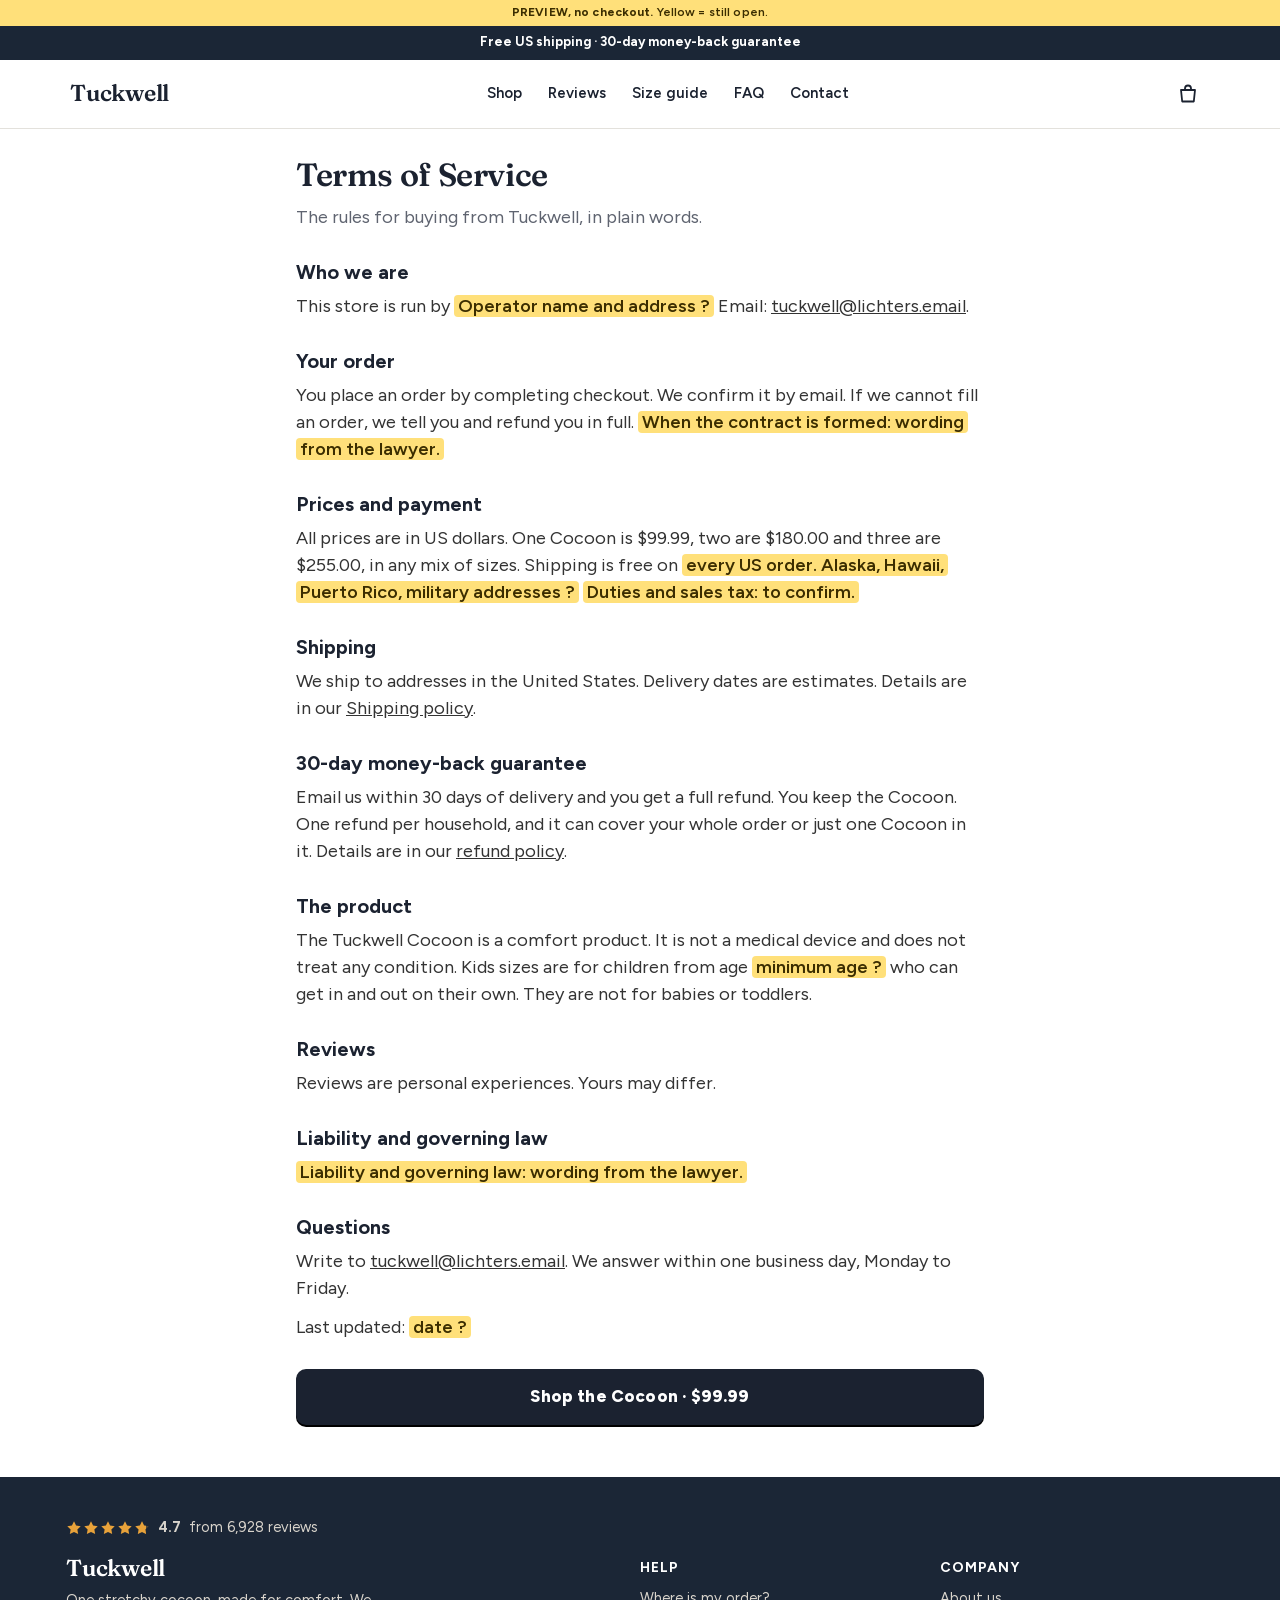
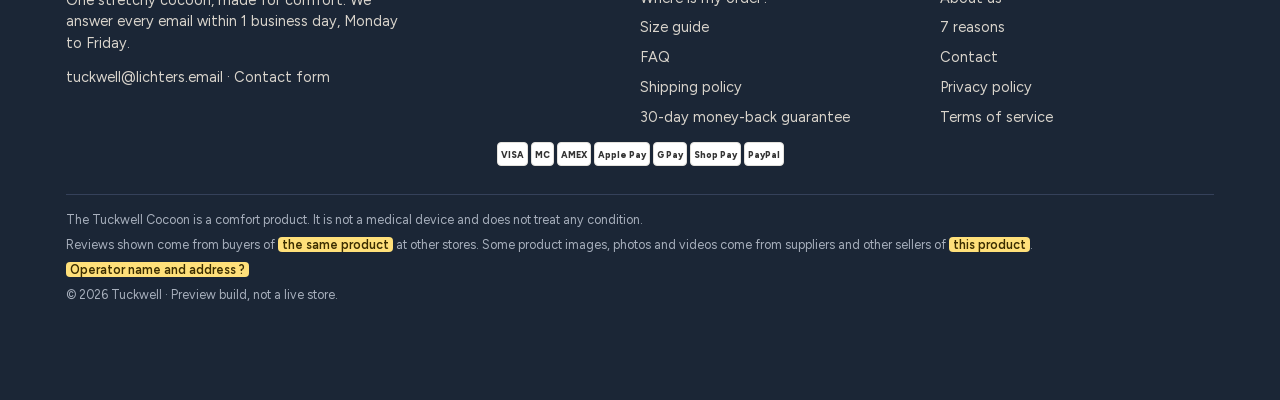
<file: pages/terms-of-service/index.html>
<!doctype html>
<html lang="en">
<head>
<meta charset="utf-8">
<meta name="viewport" content="width=device-width,initial-scale=1,viewport-fit=cover">
<meta name="robots" content="noindex,nofollow">
<link rel="preload" href="../../fonts/Figtree.woff2" as="font" type="font/woff2" crossorigin>
<link rel="preload" href="../../fonts/Fraunces-600.woff2" as="font" type="font/woff2" crossorigin>
<meta property="og:image" content="https://davidlichters.github.io/tuckwell.com/img/og_tuckwell.jpg">
<link rel="icon" type="image/png" href="../../img/tw_icon.png">
<link rel="apple-touch-icon" href="../../img/tw_icon.png">
<link rel="stylesheet" href="../../assets/shop.css">
<meta property="og:title" content="Terms of Service | Tuckwell">
<title>Terms of Service | Tuckwell</title>
<meta name="description" content="The rules for buying from Tuckwell.">
</head>
<body data-basis="../..">
<svg width="0" height="0" style="position:absolute" aria-hidden="true">
  <symbol id="i-stern" viewBox="0 0 20 20"><path fill="currentColor" d="M10 1.6l2.6 5.3 5.8.8-4.2 4.1 1 5.8L10 14.9l-5.2 2.7 1-5.8L1.6 7.7l5.8-.8z"/></symbol>
  <symbol id="i-haken" viewBox="0 0 20 20"><circle cx="10" cy="10" r="10" fill="currentColor"/><path d="M5.8 10.4l2.7 2.7 5.7-5.9" fill="none" stroke="#fff" stroke-width="2.2" stroke-linecap="round" stroke-linejoin="round"/></symbol>
  <symbol id="i-haken-fein" viewBox="0 0 24 24"><path d="M5 12.5l4.5 4.5L19 7.5" fill="none" stroke="currentColor" stroke-width="2.4" stroke-linecap="round" stroke-linejoin="round"/></symbol>
  <symbol id="i-laster" viewBox="0 0 24 24"><g fill="none" stroke="currentColor" stroke-width="1.8" stroke-linejoin="round"><path d="M2.5 6.5h11v9h-11zM13.5 9.5h4l3 3.2v2.8h-7z"/><circle cx="7" cy="17.5" r="1.8" fill="#fff"/><circle cx="17" cy="17.5" r="1.8" fill="#fff"/></g></symbol>
  <symbol id="i-schild" viewBox="0 0 24 24"><g fill="none" stroke="currentColor" stroke-width="1.8" stroke-linejoin="round"><path d="M12 2.8l7.5 3v5.6c0 4.6-3.2 8.3-7.5 9.8-4.3-1.5-7.5-5.2-7.5-9.8V5.8z"/><path d="M8.6 12.2l2.4 2.4 4.5-4.6" stroke-linecap="round"/></g></symbol>
  <symbol id="i-waschen" viewBox="0 0 24 24"><g fill="none" stroke="currentColor" stroke-width="1.8" stroke-linejoin="round" stroke-linecap="round"><path d="M3 7h18l-2 12.5H5z"/><path d="M3 7l1.6-3h14.8L21 7"/><path d="M7.5 12.5c1.5-1.4 3-1.4 4.5 0s3 1.4 4.5 0"/></g></symbol>
  <symbol id="i-pfote" viewBox="0 0 24 24"><g fill="currentColor"><ellipse cx="6.2" cy="10" rx="2" ry="2.6"/><ellipse cx="10" cy="6.6" rx="2" ry="2.7"/><ellipse cx="14" cy="6.6" rx="2" ry="2.7"/><ellipse cx="17.8" cy="10" rx="2" ry="2.6"/><path d="M12 11.2c3 0 5.6 3.4 5.6 5.7 0 1.8-1.4 2.6-2.9 2.6-1.1 0-1.8-.6-2.7-.6s-1.6.6-2.7.6c-1.5 0-2.9-.8-2.9-2.6 0-2.3 2.6-5.7 5.6-5.7z"/></g></symbol>
  <symbol id="i-korb" viewBox="0 0 24 24"><g fill="none" stroke="currentColor" stroke-width="1.8" stroke-linejoin="round" stroke-linecap="round"><path d="M5 8h14l-1.2 11.5H6.2z"/><path d="M9 8V6.5a3 3 0 016 0V8"/></g></symbol>
  <symbol id="i-menue" viewBox="0 0 24 24"><path d="M3.5 7h17M3.5 12h17M3.5 17h17" stroke="currentColor" stroke-width="1.9" stroke-linecap="round"/></symbol>
  <symbol id="i-zu" viewBox="0 0 24 24"><path d="M6 6l12 12M18 6L6 18" stroke="currentColor" stroke-width="2" stroke-linecap="round"/></symbol>
  <symbol id="i-pfeil" viewBox="0 0 24 24"><path d="M9 5l7 7-7 7" fill="none" stroke="currentColor" stroke-width="2" stroke-linecap="round" stroke-linejoin="round"/></symbol>
  <symbol id="i-kalender" viewBox="0 0 24 24"><g fill="none" stroke="currentColor" stroke-width="1.8" stroke-linejoin="round" stroke-linecap="round"><rect x="3.5" y="5" width="17" height="15" rx="2"/><path d="M3.5 9.5h17M8 3v4M16 3v4"/></g></symbol>
  <symbol id="i-paket" viewBox="0 0 24 24"><g fill="none" stroke="currentColor" stroke-width="1.8" stroke-linejoin="round"><path d="M12 2.8l8.5 4.4v9.6L12 21.2l-8.5-4.4V7.2z"/><path d="M3.5 7.2L12 11.6l8.5-4.4M12 11.6v9.6"/></g></symbol>
  <symbol id="i-herz" viewBox="0 0 24 24"><path d="M12 20.3s-7.8-4.7-7.8-10.4A4.4 4.4 0 0112 7.2a4.4 4.4 0 017.8 2.7c0 5.7-7.8 10.4-7.8 10.4z" fill="currentColor"/></symbol>
  <symbol id="i-mail" viewBox="0 0 24 24"><g fill="none" stroke="currentColor" stroke-width="1.8" stroke-linejoin="round"><rect x="3" y="5.5" width="18" height="13" rx="2"/><path d="M3.5 7l8.5 6 8.5-6"/></g></symbol>
  <symbol id="i-schloss" viewBox="0 0 24 24"><g fill="none" stroke="currentColor" stroke-width="1.9" stroke-linejoin="round"><rect x="5" y="10.5" width="14" height="10" rx="2"/><path d="M8.5 10.5V7.8a3.5 3.5 0 017 0v2.7"/></g></symbol>
</svg>

<div class="vorschau"><b>PREVIEW, no checkout.</b> Yellow = still open.</div>
<div class="leiste" role="region" aria-label="Announcement"><span data-leiste>Christmas: order by <mark class="offen">Nov 30</mark> · Free US shipping</span></div>
<header class="kopf"><div class="kopf__innen">
  <a class="logo kopf__logo" href="../../" aria-label="Tuckwell home">Tuckwell</a>
  <nav class="kopf__nav" aria-label="Main"><a href="../../products/tuckwell-cocoon/">Shop</a><a href="../../products/tuckwell-cocoon/#bewertungen">Reviews</a><a href="../../pages/size-guide/">Size guide</a><a href="../../pages/faq/">FAQ</a><a href="../../pages/contact/">Contact</a></nav>
  <div class="kopf__rechts">
    <button class="symbol" data-oeffne="#korb" aria-label="Cart"><svg><use href="#i-korb"/></svg><span class="korb-zahl" data-leer="1">0</span></button>
    <button class="symbol kopf__menue" data-oeffne="#menue" aria-label="Menu"><svg><use href="#i-menue"/></svg></button>
  </div>
</div></header>
<main>
<section class="huelle seite">
  <h1>Terms of Service</h1>
  <p class="seite__lead">The rules for buying from Tuckwell, in plain words.</p>
  <h2>Who we are</h2>
  <p>This store is run by <mark class="offen">Operator name and address ?</mark> Email: <a href="mailto:tuckwell@lichters.email">tuckwell@lichters.email</a>.</p>
  <h2>Your order</h2>
  <p>You place an order by completing checkout. We confirm it by email. If we cannot fill an order, we tell you and refund you in full. <mark class="offen">When the contract is formed: wording from the lawyer.</mark></p>
  <h2>Prices and payment</h2>
  <p>All prices are in US dollars. One Cocoon is $99.99, two are $180.00 and three are $255.00, in any mix of sizes. Shipping is free on <mark class="offen">every US order. Alaska, Hawaii, Puerto Rico, military addresses ?</mark> <mark class="offen">Duties and sales tax: to confirm.</mark></p>
  <h2>Shipping</h2>
  <p>We ship to addresses in the United States. Delivery dates are estimates. Details are in our <a href="../../pages/shipping-policy/">Shipping policy</a>.</p>
  <h2>30-day money-back guarantee</h2>
  <p>Email us within 30 days of delivery and you get a full refund. You keep the Cocoon. One refund per household, and it can cover your whole order or just one Cocoon in it. Details are in our <a href="../../pages/refund-policy/">refund policy</a>.</p>
  <h2>The product</h2>
  <p>The Tuckwell Cocoon is a comfort product. It is not a medical device and does not treat any condition. Kids sizes are for children from age <mark class="offen">minimum age ?</mark> who can get in and out on their own. They are not for babies or toddlers.</p>
  <h2>Reviews</h2>
  <p>Reviews are personal experiences. Yours may differ.</p>
  <h2>Liability and governing law</h2>
  <p><mark class="offen">Liability and governing law: wording from the lawyer.</mark></p>
  <h2>Questions</h2>
  <p>Write to <a href="mailto:tuckwell@lichters.email">tuckwell@lichters.email</a>. We answer within one business day, Monday to Friday.</p>
  <p>Last updated: <mark class="offen">date ?</mark></p>
  <p class="seite__zurueck"><a class="knopf" href="../../products/tuckwell-cocoon/">Shop the Cocoon · $99.99</a></p>
</section>
</main>

<footer class="fuss"><div class="huelle">
  <a class="fuss__bew" href="../../products/tuckwell-cocoon/#bewertungen"><span class="sterne" role="img" aria-label="4.7 out of 5 stars"><svg><use href="#i-stern"/></svg><svg><use href="#i-stern"/></svg><svg><use href="#i-stern"/></svg><svg><use href="#i-stern"/></svg><span class="stern-teil"><svg><use href="#i-stern"/></svg><span style="width:73%"><svg><use href="#i-stern"/></svg></span></span></span> <b>4.7</b> from 6,928 reviews</a>
  <div class="fuss__raster">
    <div><span class="logo logo--hell">Tuckwell</span>
      <p style="margin:0;max-width:340px">One stretchy cocoon, made for comfort. We answer every email within 1 business day, Monday to Friday.</p>
      <p style="margin:12px 0 0"><a href="mailto:tuckwell@lichters.email">tuckwell@lichters.email</a> · <a href="../../pages/contact/">Contact form</a></p></div>
    <div><h5>Help</h5><ul><li><a href="mailto:tuckwell@lichters.email?subject=Where%20is%20my%20order%3F">Where is my order?</a></li><li><a href="../../pages/size-guide/">Size guide</a></li><li><a href="../../pages/faq/">FAQ</a></li><li><a href="../../pages/shipping-policy/">Shipping policy</a></li><li><a href="../../pages/refund-policy/">30-day money-back guarantee</a></li></ul></div>
    <div><h5>Company</h5><ul><li><a href="../../pages/about-us/">About us</a></li><li><a href="../../pages/7-reasons/">7 reasons</a></li><li><a href="../../pages/contact/">Contact</a></li><li><a href="../../pages/privacy-policy/">Privacy policy</a></li><li><a href="../../pages/terms-of-service/">Terms of service</a></li></ul></div>
  </div>
  <div class="zahlarten" aria-label="Payment methods"><span>VISA</span><span>MC</span><span>AMEX</span><span>Apple Pay</span><span>G Pay</span><span>Shop Pay</span><span>PayPal</span></div>
  <div class="fuss__klein"><p>The Tuckwell Cocoon is a comfort product. It is not a medical device and does not treat any condition.</p><p class="fuss__recht">Reviews shown come from buyers of <mark class="offen">the same product</mark> at other stores. Some product images, photos and videos come from suppliers and other sellers of <mark class="offen">this product</mark>.</p><p class="fuss__betreiber"><mark class="offen">Operator name and address ?</mark></p><p>© 2026 Tuckwell · Preview build, not a live store.</p></div>
</div></footer>
<div class="schublade schublade--rechts" id="menue" aria-hidden="true"><div class="schublade__grund"></div>
  <div class="schublade__tafel"><div class="schublade__kopf"><span>Menu</span><button class="symbol" data-zu aria-label="Close"><svg><use href="#i-zu"/></svg></button></div>
  <ul class="menue-liste">
    <li><a href="../../products/tuckwell-cocoon/">Shop the Cocoon <svg width="18" height="18"><use href="#i-pfeil"/></svg></a></li>
    <li><a href="../../products/tuckwell-cocoon/?for=kids">Kids sizes <svg width="18" height="18"><use href="#i-pfeil"/></svg></a></li>
    <li><a href="../../products/tuckwell-cocoon/?qty=3#wieviele">3 for the family <svg width="18" height="18"><use href="#i-pfeil"/></svg></a></li>
    <li><a href="../../products/tuckwell-cocoon/#bewertungen">Reviews <svg width="18" height="18"><use href="#i-pfeil"/></svg></a></li>
    <li><a href="../../pages/size-guide/">Size guide <svg width="18" height="18"><use href="#i-pfeil"/></svg></a></li>
    <li><a href="../../pages/7-reasons/">7 reasons <svg width="18" height="18"><use href="#i-pfeil"/></svg></a></li>
    <li><a href="../../pages/faq/">FAQ <svg width="18" height="18"><use href="#i-pfeil"/></svg></a></li>
    <li><a href="mailto:tuckwell@lichters.email?subject=Where%20is%20my%20order%3F">Where is my order? <svg width="18" height="18"><use href="#i-pfeil"/></svg></a></li>
    <li><a href="../../pages/about-us/">About us <svg width="18" height="18"><use href="#i-pfeil"/></svg></a></li>
    <li><a href="../../pages/contact/">Contact us <svg width="18" height="18"><use href="#i-pfeil"/></svg></a></li>
  </ul></div></div>
<div class="schublade schublade--rechts" id="korb" aria-hidden="true"><div class="schublade__grund"></div>
  <div class="schublade__tafel"><div class="schublade__kopf"><span>Your cart</span><button class="symbol" data-zu aria-label="Close"><svg><use href="#i-zu"/></svg></button></div>
  <div class="korb__liste" id="korb-liste"></div>
  <div class="korb__fuss">
    <div class="korb__spar" id="korb-spar" hidden><span>Multi-Cocoon saving</span><span id="korb-spar-wert"></span></div>
    <div class="korb__summe"><span>Subtotal</span><span id="korb-summe">$0.00</span></div>
    <div class="rate rate--korb"><mark class="offen">or 4 interest-free payments of <b id="korb-rate">$0.00</b> ?</mark></div>
    <div class="korb__klein">Shipping: <b>Free</b> · <mark class="offen">duties included?</mark> · arrives <mark class="offen"><span data-text="liefer">soon</span></mark> (est.)</div>
    <button class="knopf" data-kasse><svg width="18" height="18"><use href="#i-schloss"/></svg> Secure checkout</button>
    <div class="express"><button data-kasse class="express__shop">Shop Pay</button><button data-kasse class="express__g">G Pay</button><button data-kasse class="express__p">PayPal</button></div>
    <div class="unter-knopf" style="margin-top:12px">
      <div><svg><use href="#i-schild"/></svg><span class="zeilen"><b>30-day money-back guarantee</b><i>Not for you? Full refund, and you keep it.</i></span></div>
    </div>
    <div class="zahlarten" aria-label="Payment methods"><span>VISA</span><span>MC</span><span>AMEX</span><span>Apple Pay</span><span>G Pay</span><span>Shop Pay</span><span>PayPal</span></div>
  </div></div></div>
<div class="toast" id="toast" role="status"></div>
<script src="../../assets/shop.js" defer></script>
</body>
</html>
</file>
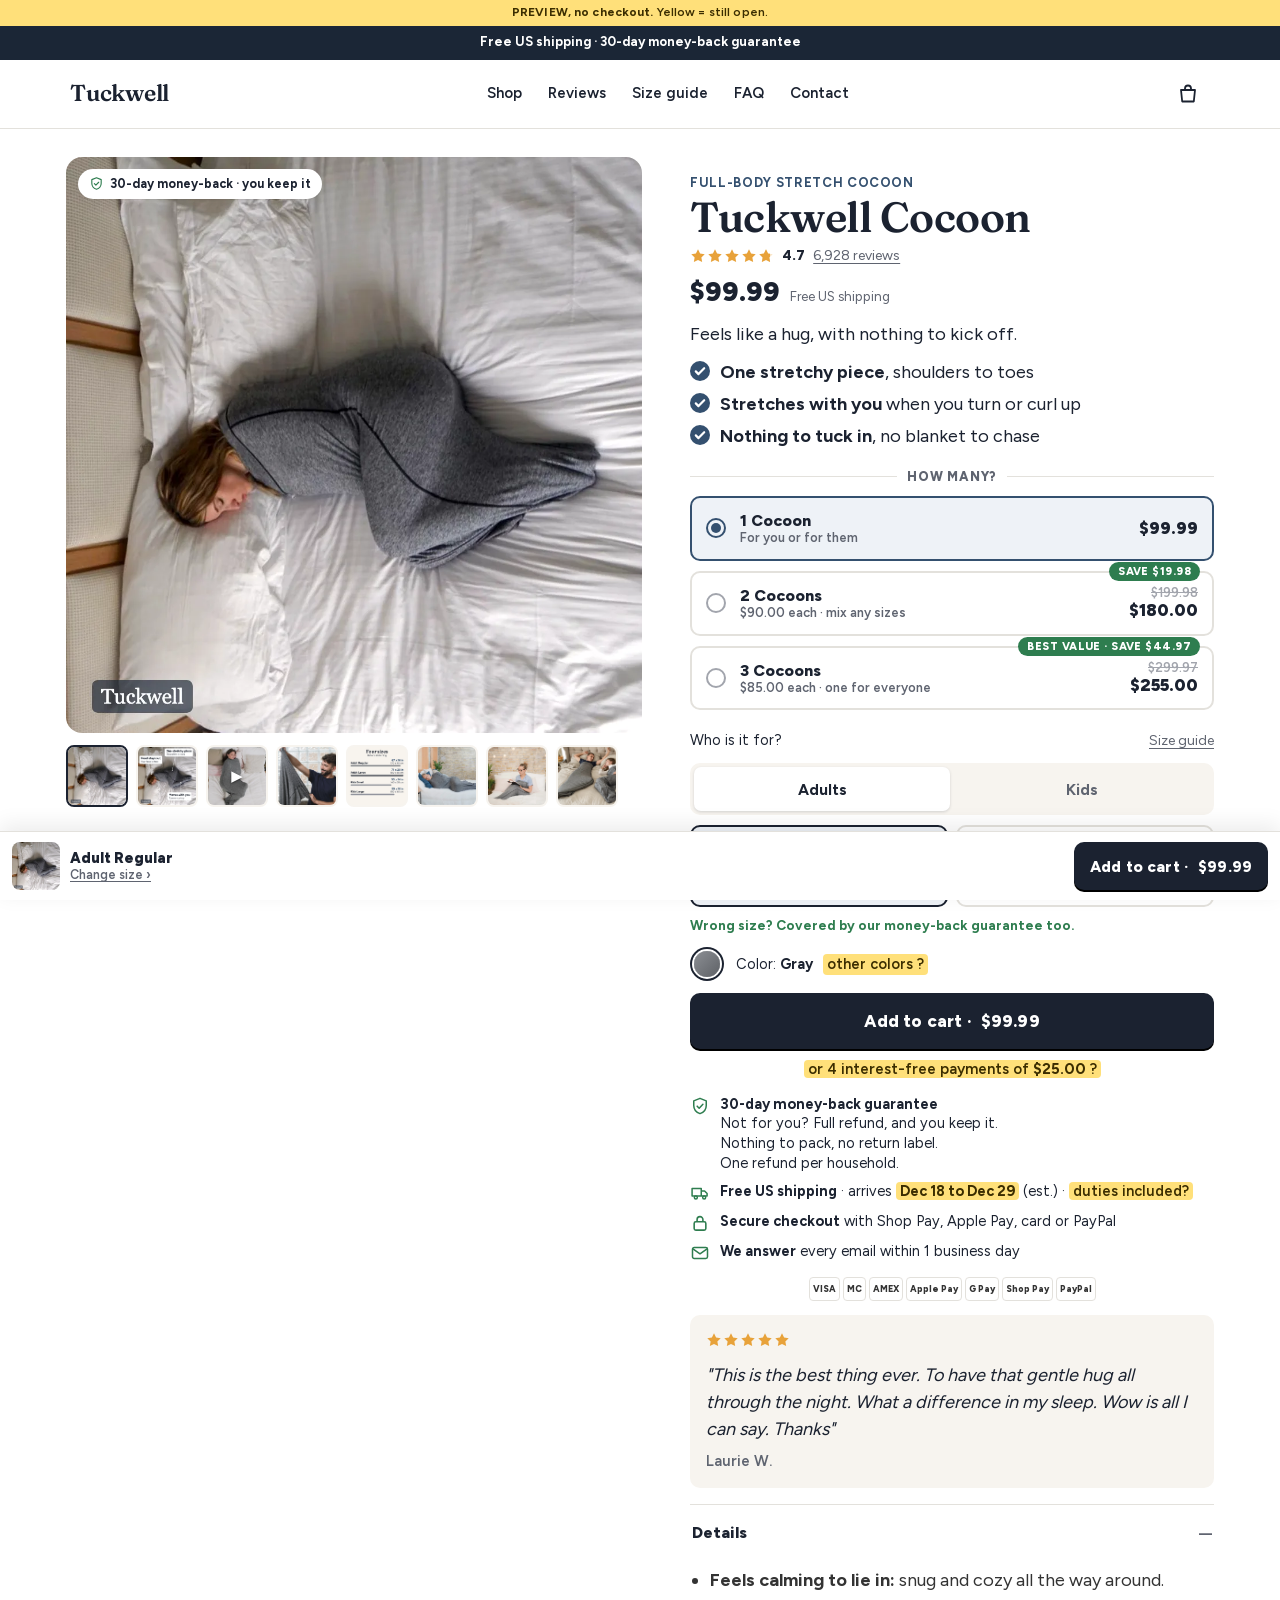
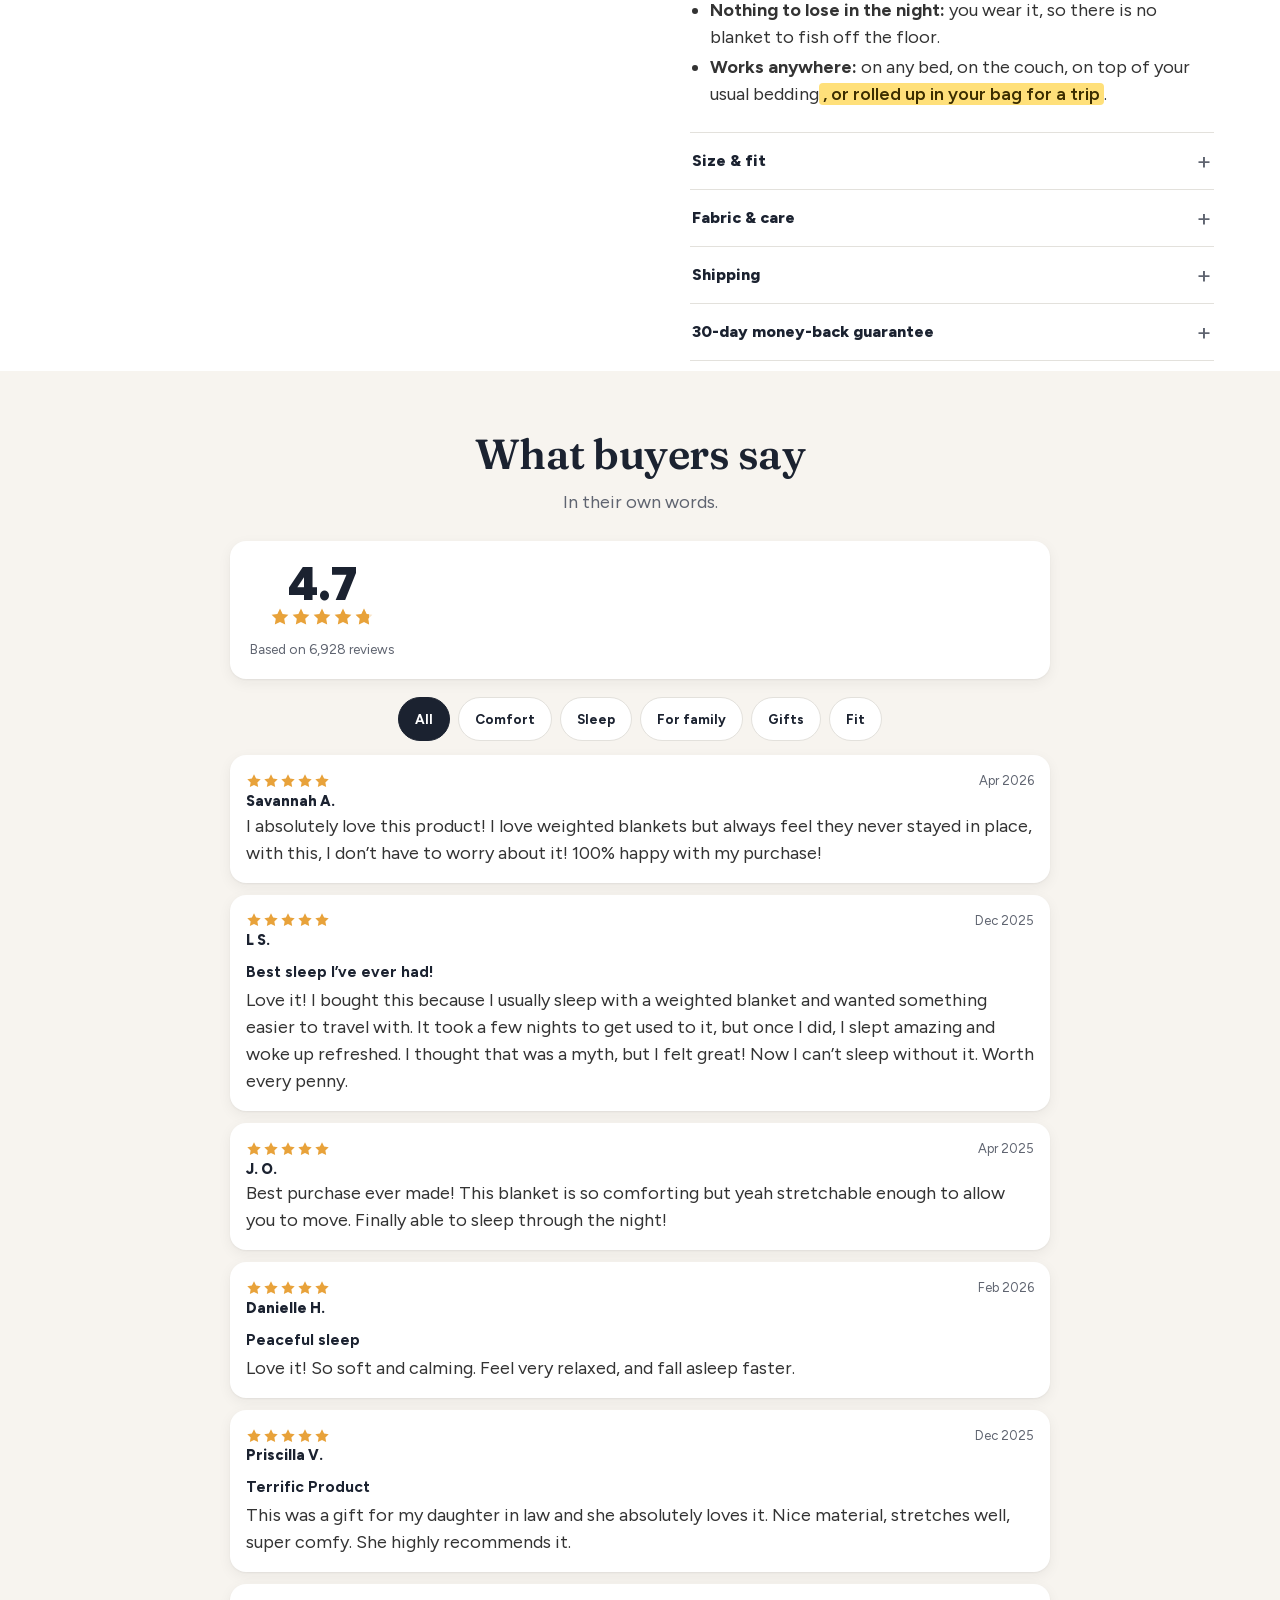
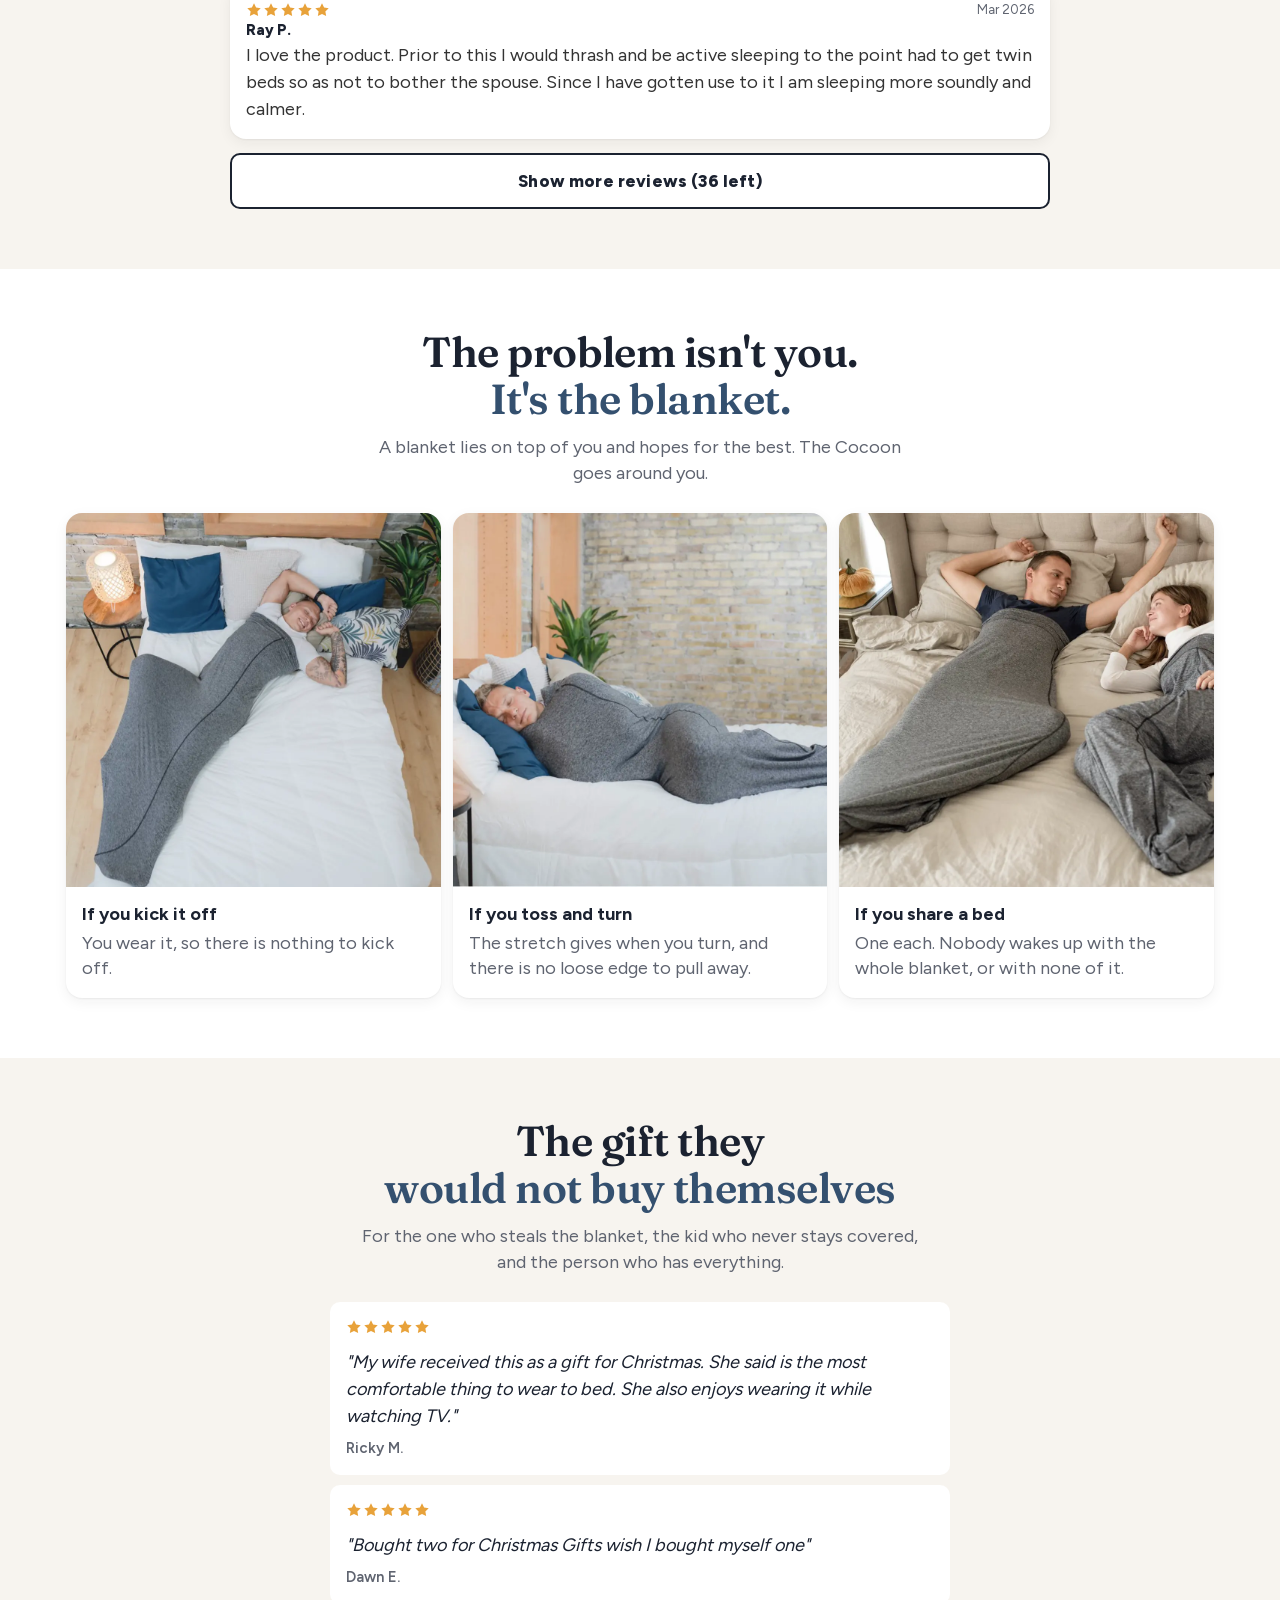
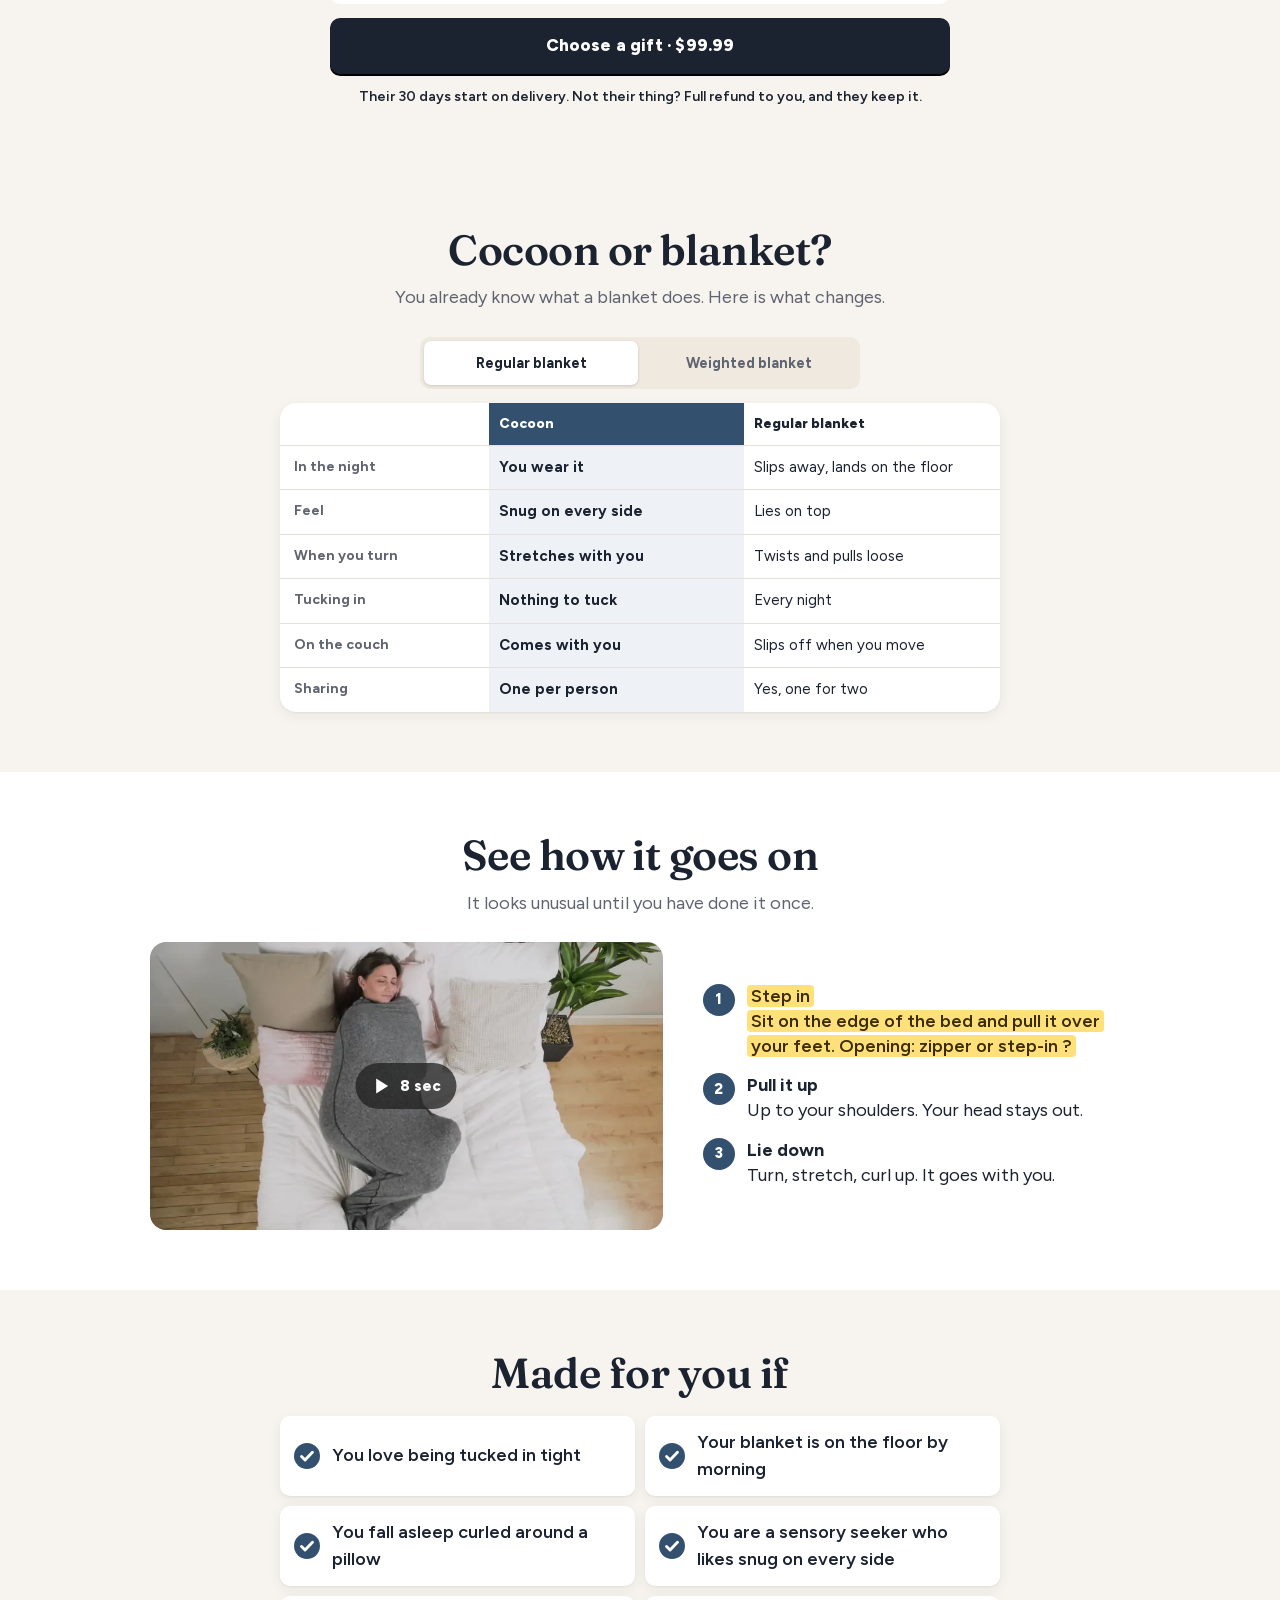
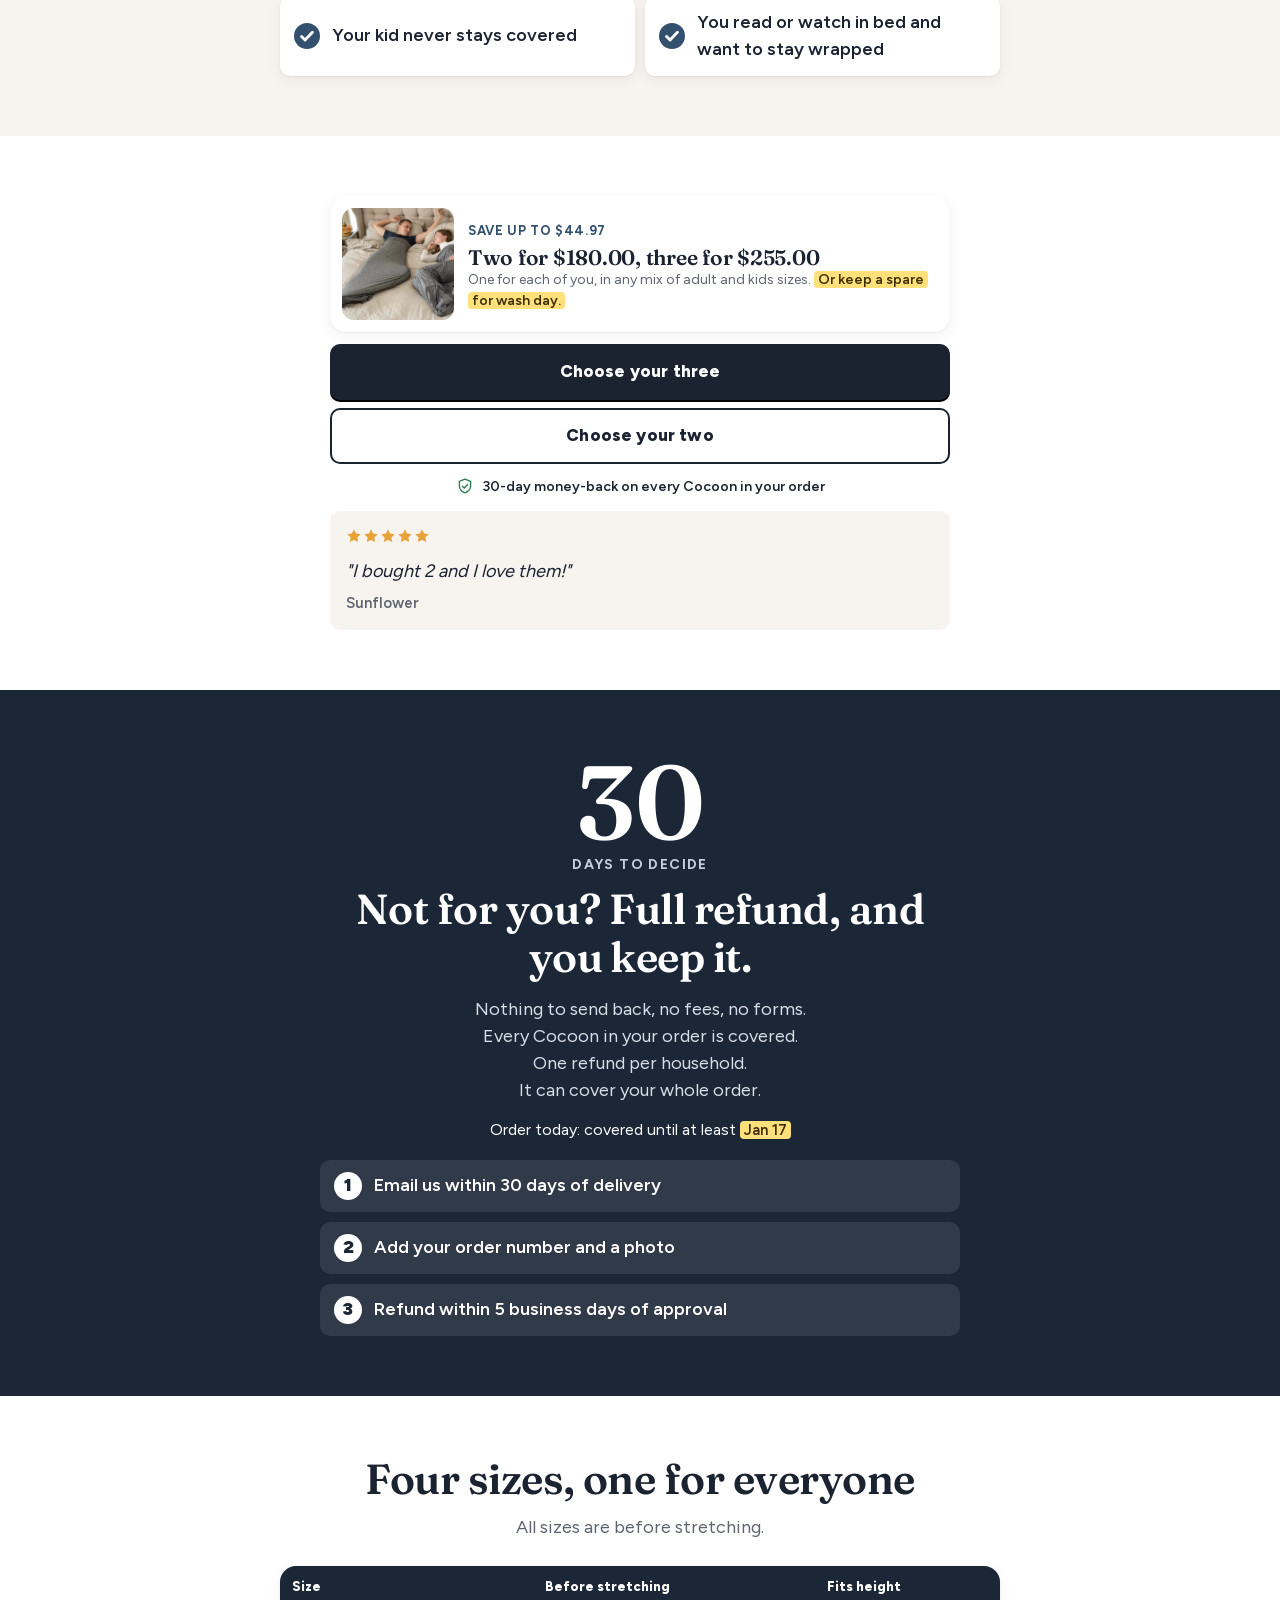
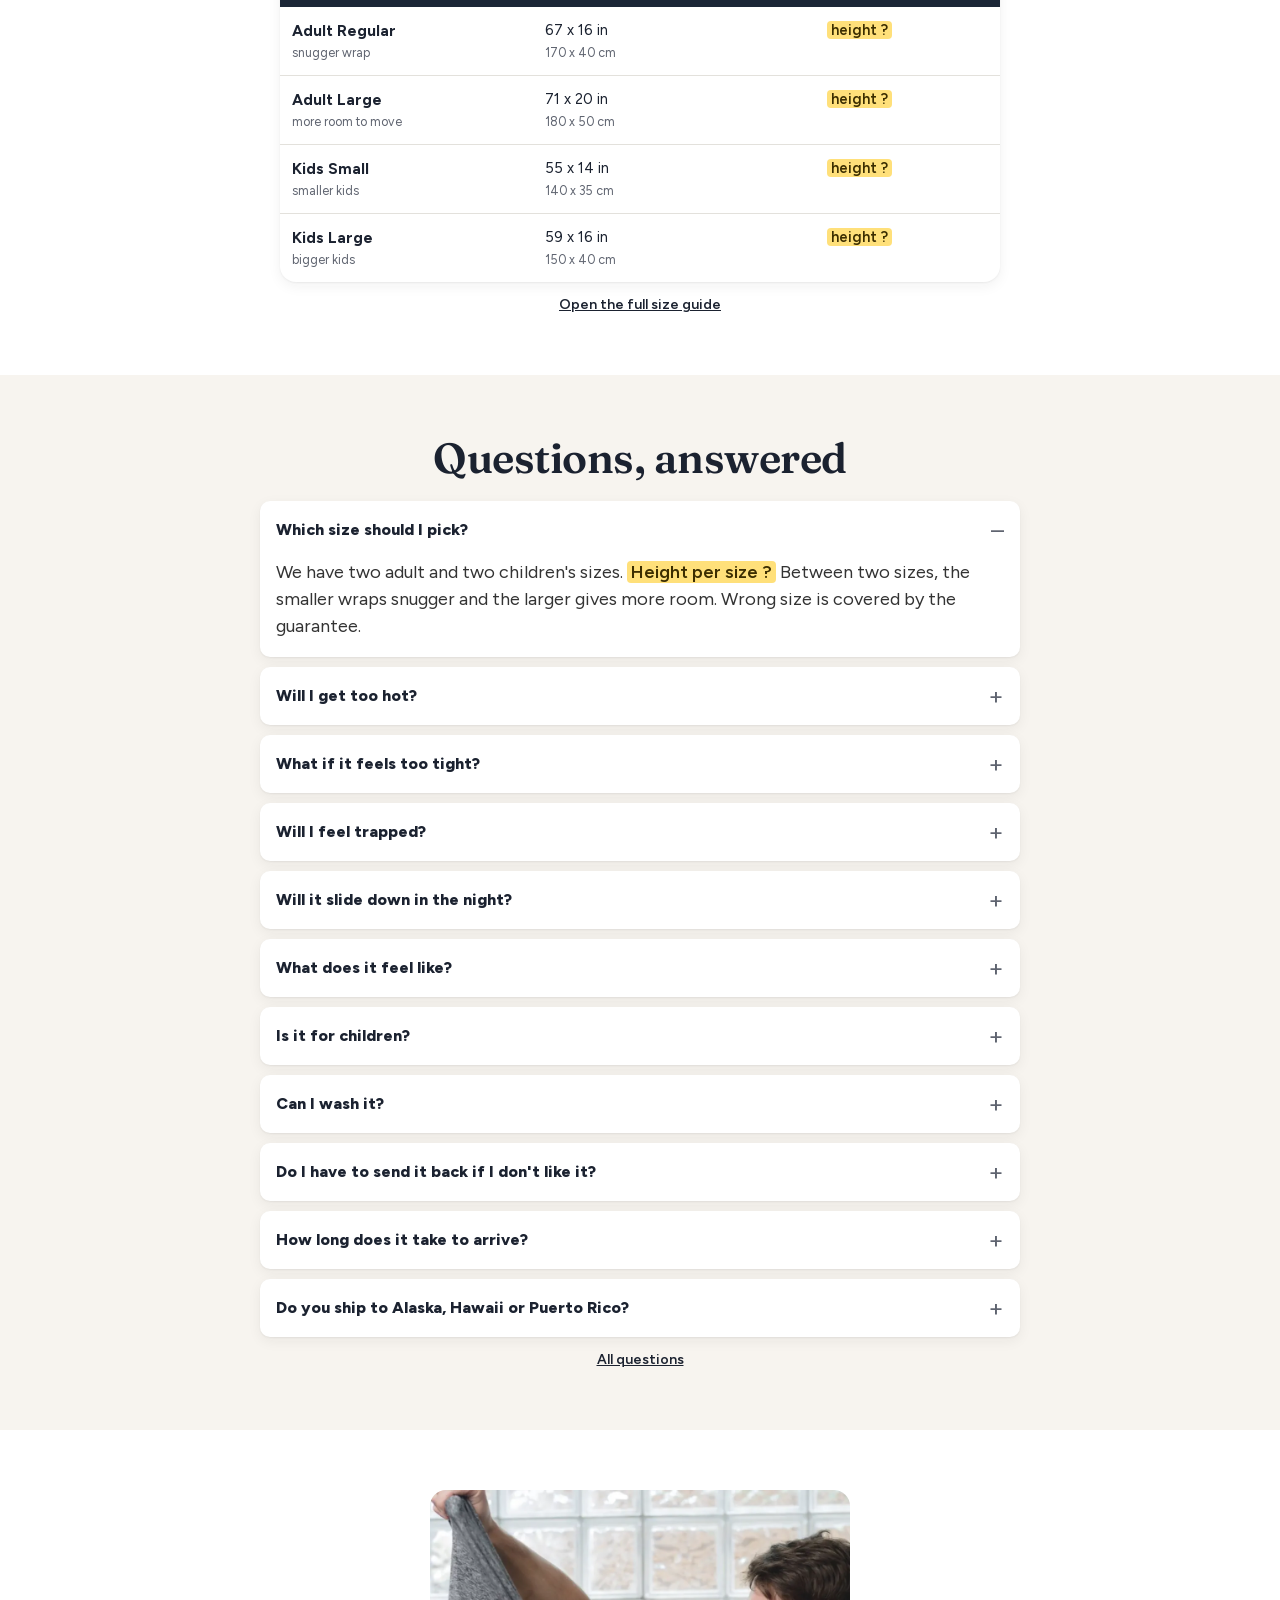
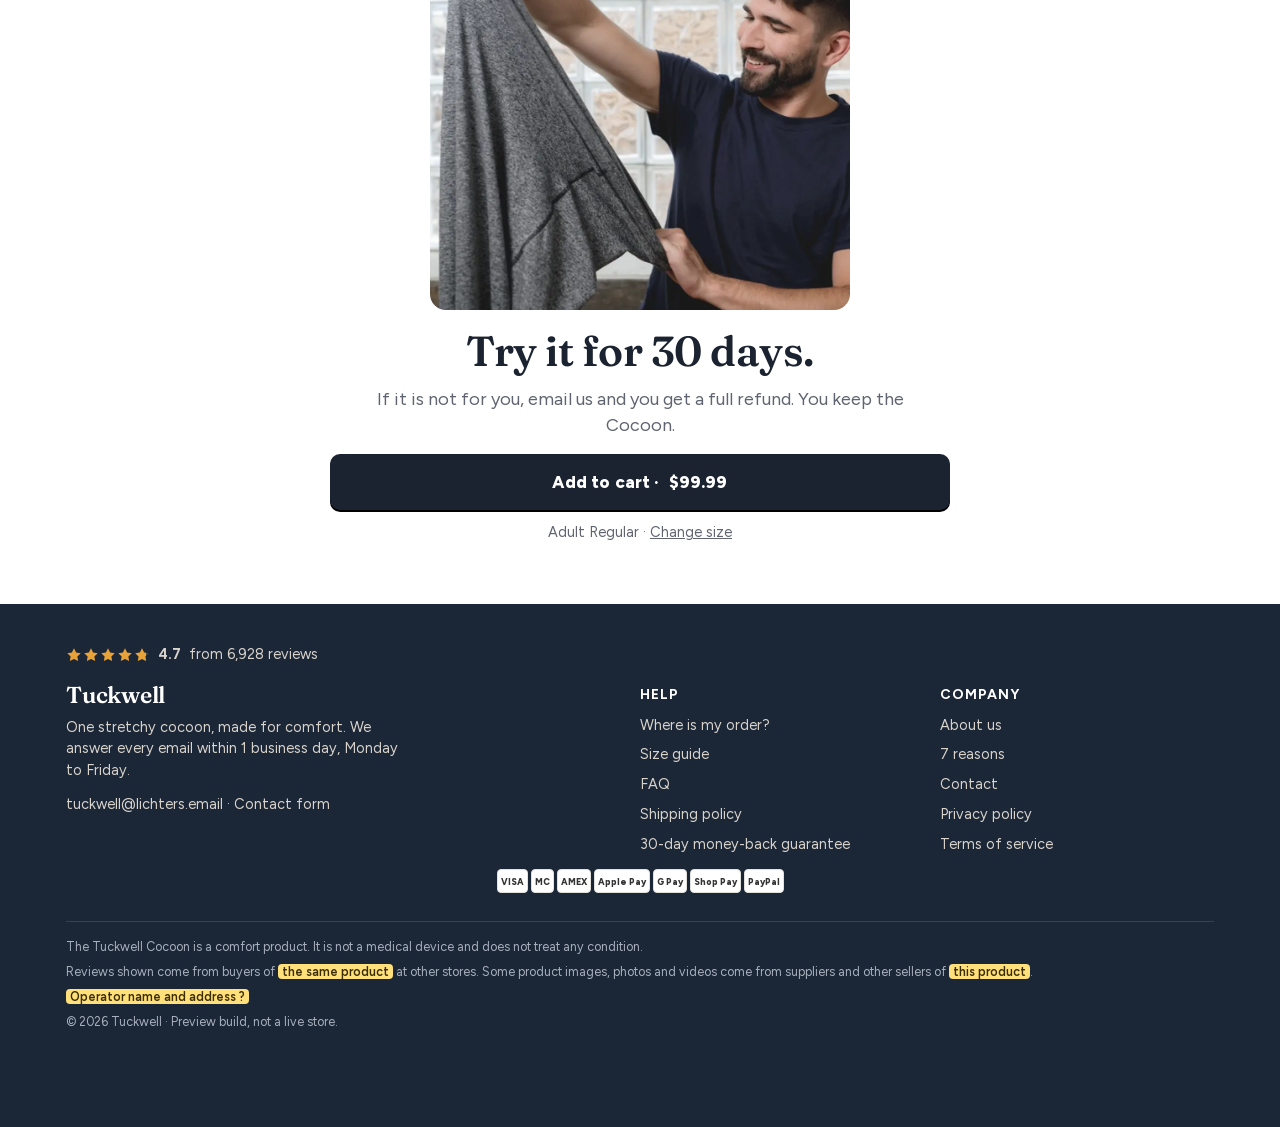
<file: products/tuckwell-cocoon/index.html>
<!doctype html>
<html lang="en">
<head>
<meta charset="utf-8">
<meta name="viewport" content="width=device-width,initial-scale=1,viewport-fit=cover">
<meta name="robots" content="noindex,nofollow">
<link rel="preload" href="../../fonts/Figtree.woff2" as="font" type="font/woff2" crossorigin>
<link rel="preload" href="../../fonts/Fraunces-600.woff2" as="font" type="font/woff2" crossorigin>
<meta property="og:image" content="https://davidlichters.github.io/tuckwell.com/img/og_tuckwell.jpg">
<link rel="icon" type="image/png" href="../../img/tw_icon.png">
<link rel="apple-touch-icon" href="../../img/tw_icon.png">
<link rel="stylesheet" href="../../assets/shop.css">
<title>Tuckwell Cocoon: the full-body stretch cocoon with nothing to kick off</title>
<meta name="description" content="One stretchy piece of fabric from shoulders to toes. Adult and kids sizes. Free US shipping, 30-day money-back guarantee.">
<meta property="og:title" content="Tuckwell Cocoon: feels like a hug, with nothing to kick off">
<link rel="preload" href="../../img/tw_01_oben.webp" as="image" fetchpriority="high">
</head>
<body data-basis="../..">
<svg width="0" height="0" style="position:absolute" aria-hidden="true">
  <symbol id="i-stern" viewBox="0 0 20 20"><path fill="currentColor" d="M10 1.6l2.6 5.3 5.8.8-4.2 4.1 1 5.8L10 14.9l-5.2 2.7 1-5.8L1.6 7.7l5.8-.8z"/></symbol>
  <symbol id="i-haken" viewBox="0 0 20 20"><circle cx="10" cy="10" r="10" fill="currentColor"/><path d="M5.8 10.4l2.7 2.7 5.7-5.9" fill="none" stroke="#fff" stroke-width="2.2" stroke-linecap="round" stroke-linejoin="round"/></symbol>
  <symbol id="i-haken-fein" viewBox="0 0 24 24"><path d="M5 12.5l4.5 4.5L19 7.5" fill="none" stroke="currentColor" stroke-width="2.4" stroke-linecap="round" stroke-linejoin="round"/></symbol>
  <symbol id="i-laster" viewBox="0 0 24 24"><g fill="none" stroke="currentColor" stroke-width="1.8" stroke-linejoin="round"><path d="M2.5 6.5h11v9h-11zM13.5 9.5h4l3 3.2v2.8h-7z"/><circle cx="7" cy="17.5" r="1.8" fill="#fff"/><circle cx="17" cy="17.5" r="1.8" fill="#fff"/></g></symbol>
  <symbol id="i-schild" viewBox="0 0 24 24"><g fill="none" stroke="currentColor" stroke-width="1.8" stroke-linejoin="round"><path d="M12 2.8l7.5 3v5.6c0 4.6-3.2 8.3-7.5 9.8-4.3-1.5-7.5-5.2-7.5-9.8V5.8z"/><path d="M8.6 12.2l2.4 2.4 4.5-4.6" stroke-linecap="round"/></g></symbol>
  <symbol id="i-waschen" viewBox="0 0 24 24"><g fill="none" stroke="currentColor" stroke-width="1.8" stroke-linejoin="round" stroke-linecap="round"><path d="M3 7h18l-2 12.5H5z"/><path d="M3 7l1.6-3h14.8L21 7"/><path d="M7.5 12.5c1.5-1.4 3-1.4 4.5 0s3 1.4 4.5 0"/></g></symbol>
  <symbol id="i-pfote" viewBox="0 0 24 24"><g fill="currentColor"><ellipse cx="6.2" cy="10" rx="2" ry="2.6"/><ellipse cx="10" cy="6.6" rx="2" ry="2.7"/><ellipse cx="14" cy="6.6" rx="2" ry="2.7"/><ellipse cx="17.8" cy="10" rx="2" ry="2.6"/><path d="M12 11.2c3 0 5.6 3.4 5.6 5.7 0 1.8-1.4 2.6-2.9 2.6-1.1 0-1.8-.6-2.7-.6s-1.6.6-2.7.6c-1.5 0-2.9-.8-2.9-2.6 0-2.3 2.6-5.7 5.6-5.7z"/></g></symbol>
  <symbol id="i-korb" viewBox="0 0 24 24"><g fill="none" stroke="currentColor" stroke-width="1.8" stroke-linejoin="round" stroke-linecap="round"><path d="M5 8h14l-1.2 11.5H6.2z"/><path d="M9 8V6.5a3 3 0 016 0V8"/></g></symbol>
  <symbol id="i-menue" viewBox="0 0 24 24"><path d="M3.5 7h17M3.5 12h17M3.5 17h17" stroke="currentColor" stroke-width="1.9" stroke-linecap="round"/></symbol>
  <symbol id="i-zu" viewBox="0 0 24 24"><path d="M6 6l12 12M18 6L6 18" stroke="currentColor" stroke-width="2" stroke-linecap="round"/></symbol>
  <symbol id="i-pfeil" viewBox="0 0 24 24"><path d="M9 5l7 7-7 7" fill="none" stroke="currentColor" stroke-width="2" stroke-linecap="round" stroke-linejoin="round"/></symbol>
  <symbol id="i-kalender" viewBox="0 0 24 24"><g fill="none" stroke="currentColor" stroke-width="1.8" stroke-linejoin="round" stroke-linecap="round"><rect x="3.5" y="5" width="17" height="15" rx="2"/><path d="M3.5 9.5h17M8 3v4M16 3v4"/></g></symbol>
  <symbol id="i-paket" viewBox="0 0 24 24"><g fill="none" stroke="currentColor" stroke-width="1.8" stroke-linejoin="round"><path d="M12 2.8l8.5 4.4v9.6L12 21.2l-8.5-4.4V7.2z"/><path d="M3.5 7.2L12 11.6l8.5-4.4M12 11.6v9.6"/></g></symbol>
  <symbol id="i-herz" viewBox="0 0 24 24"><path d="M12 20.3s-7.8-4.7-7.8-10.4A4.4 4.4 0 0112 7.2a4.4 4.4 0 017.8 2.7c0 5.7-7.8 10.4-7.8 10.4z" fill="currentColor"/></symbol>
  <symbol id="i-mail" viewBox="0 0 24 24"><g fill="none" stroke="currentColor" stroke-width="1.8" stroke-linejoin="round"><rect x="3" y="5.5" width="18" height="13" rx="2"/><path d="M3.5 7l8.5 6 8.5-6"/></g></symbol>
  <symbol id="i-schloss" viewBox="0 0 24 24"><g fill="none" stroke="currentColor" stroke-width="1.9" stroke-linejoin="round"><rect x="5" y="10.5" width="14" height="10" rx="2"/><path d="M8.5 10.5V7.8a3.5 3.5 0 017 0v2.7"/></g></symbol>
</svg>

<div class="vorschau"><b>PREVIEW, no checkout.</b> Yellow = still open.</div>
<div class="leiste" role="region" aria-label="Announcement"><span data-leiste>Christmas: order by <mark class="offen">Nov 30</mark> · Free US shipping</span></div>
<header class="kopf"><div class="kopf__innen">
  <a class="logo kopf__logo" href="../../" aria-label="Tuckwell home">Tuckwell</a>
  <nav class="kopf__nav" aria-label="Main"><a href="../../products/tuckwell-cocoon/">Shop</a><a href="../../products/tuckwell-cocoon/#bewertungen">Reviews</a><a href="../../pages/size-guide/">Size guide</a><a href="../../pages/faq/">FAQ</a><a href="../../pages/contact/">Contact</a></nav>
  <div class="kopf__rechts">
    <button class="symbol" data-oeffne="#korb" aria-label="Cart"><svg><use href="#i-korb"/></svg><span class="korb-zahl" data-leer="1">0</span></button>
    <button class="symbol kopf__menue" data-oeffne="#menue" aria-label="Menu"><svg><use href="#i-menue"/></svg></button>
  </div>
</div></header>

<main>
<section class="huelle pdp" id="kaufen-oben">
  <div class="medien">
  <div class="galerie">
    <div class="galerie__spur" aria-label="Product images">
      <div class="galerie__bild"><img src="../../img/tw_01_oben.webp" alt="Woman asleep on her side on a bed, wrapped shoulders to toes in the gray Tuckwell Cocoon" width="1000" height="1000" fetchpriority="high"></div>
      <div class="galerie__bild" data-grafik><img src="../../img/tw_g_aufbau.webp" alt="The Cocoon explained. Head stays out: your face is free. One stretchy piece: shoulders to toes. Moves with you: turn or curl up." loading="lazy" width="1000" height="1000"></div>
      <div class="galerie__bild galerie__bild--clip" data-clip><img src="../../img/tw_anziehen_poster.webp" alt="Woman lying in the gray Cocoon on a bed, whole product on the body. Tap to play the 8-second clip" loading="lazy" width="1000" height="1000"><video src="../../img/tw_anziehen.mp4" playsinline muted preload="none" hidden aria-label="Getting into the Cocoon and lying down"></video><span class="clip__start"><svg width="26" height="26" viewBox="0 0 24 24"><path d="M8 5v14l11-7z" fill="currentColor"/></svg> 8 sec</span></div>
      <div class="galerie__bild"><img src="../../img/tw_05_stoff.webp" alt="Man stretching the Cocoon fabric with both hands" loading="lazy" width="1000" height="1000"></div>
      <div class="galerie__bild" data-kinderbild data-grafik><img src="../../img/tw_g_groessen.webp" alt="The four Cocoon sizes with measurements in inches and centimeters" loading="lazy" width="1000" height="1000"></div>
      <div class="galerie__bild"><img src="../../img/tw_06_seite.webp" alt="Man asleep on his side in the Cocoon" loading="lazy" width="1000" height="1000"></div>
      <div class="galerie__bild"><img src="../../img/tw_07_lesen.webp" alt="Woman reading on the bed in the Cocoon" loading="lazy" width="1000" height="1000"></div>
      <div class="galerie__bild"><img src="../../img/tw_04_paar.webp" alt="Couple on a bed, each in their own Cocoon" loading="lazy" width="1000" height="1000"></div>
    </div>
    <div class="galerie__plakette"><svg width="15" height="15" style="color:var(--gruen)"><use href="#i-schild"/></svg> 30-day money-back · you keep it</div>
    <div class="galerie__zahl"><span data-bildnr>1</span> / 8</div>
  </div>
  <div class="daumen" aria-label="Choose image">
    <button aria-label="Image 1"><img src="../../img/tw_01_oben.webp" alt=""></button>
    <button aria-label="Image 2"><img src="../../img/tw_g_aufbau.webp" alt="" loading="lazy"></button>
    <button aria-label="Clip" class="daumen__clip"><img src="../../img/tw_anziehen_poster.webp" alt="" loading="lazy"></button>
    <button aria-label="Image 3"><img src="../../img/tw_05_stoff.webp" alt="" loading="lazy"></button>
    <button aria-label="Image 4"><img src="../../img/tw_g_groessen.webp" alt="" loading="lazy"></button>
    <button aria-label="Image 5"><img src="../../img/tw_06_seite.webp" alt="" loading="lazy"></button>
    <button aria-label="Image 6"><img src="../../img/tw_07_lesen.webp" alt="" loading="lazy"></button>
    <button aria-label="Image 7"><img src="../../img/tw_04_paar.webp" alt="" loading="lazy"></button>
  </div>
  </div>
  <div class="pdp__info">
    <div class="vorzeile-klein">Full-body stretch cocoon</div>
    <h1 class="titel">Tuckwell Cocoon</h1>
    <a class="sterne-zeile" href="#bewertungen"><span class="sterne" role="img" aria-label="4.7 out of 5 stars"><svg><use href="#i-stern"/></svg><svg><use href="#i-stern"/></svg><svg><use href="#i-stern"/></svg><svg><use href="#i-stern"/></svg><span class="stern-teil"><svg><use href="#i-stern"/></svg><span style="width:73%"><svg><use href="#i-stern"/></svg></span></span></span><b>4.7</b><u>6,928 reviews</u></a>
    <div class="preis-zeile"><span class="preis">$99.99</span><small>Free US shipping</small></div>
    <p class="unterzeile">Feels like a hug, with nothing to kick off.</p>
    <ul class="haken">
      <li><svg><use href="#i-haken"/></svg><span><b>One stretchy piece</b>, shoulders to toes</span></li>
      <li><svg><use href="#i-haken"/></svg><span><b>Stretches with you</b> when you turn or curl up</span></li>
      <li><svg><use href="#i-haken"/></svg><span><b>Nothing to tuck in</b>, no blanket to chase</span></li>
    </ul>

    <div class="stufen" id="wieviele">
      <div class="stufen__titel">How many?</div>
      <button class="stufe an" data-stufe="1">
        <span class="stufe__punkt"></span>
        <span class="stufe__name">1 Cocoon<small>For you or for them</small></span>
        <span class="stufe__preis"><span>$99.99</span></span>
      </button>
      <button class="stufe" data-stufe="2">
        <span class="stufe__band">Save $19.98</span>
        <span class="stufe__punkt"></span>
        <span class="stufe__name">2 Cocoons<small>$90.00 each · mix any sizes</small></span>
        <span class="stufe__preis"><s>$199.98</s><span>$180.00</span></span>
      </button>
      <button class="stufe" data-stufe="3">
        <span class="stufe__band">Best value · save $44.97</span>
        <span class="stufe__punkt"></span>
        <span class="stufe__name">3 Cocoons<small>$85.00 each · one for everyone</small></span>
        <span class="stufe__preis"><s>$299.97</s><span>$255.00</span></span>
      </button>
    </div>

    <div class="wahl">
      <div class="wahl__kopf"><span data-erste>Who is it for?</span><button type="button" data-oeffne="#groessenblatt">Size guide</button></div>
      <div class="umschalter"><button data-gruppe="adult">Adults</button><button data-gruppe="kids">Kids</button></div>
      <div class="groessen groessen--zwei" data-fuer="adult"><button class="groesse" data-groesse="a170"><b>Adult Regular</b><span>67 x 16 in · snugger</span><span><mark class="offen">fits height ?</mark></span></button><button class="groesse" data-groesse="a180"><b>Adult Large</b><span>71 x 20 in · roomier</span><span><mark class="offen">fits height ?</mark></span></button></div>
      <div class="groessen groessen--zwei" data-fuer="kids" hidden><button class="groesse" data-groesse="k140"><b>Kids Small</b><span>55 x 14 in · smaller</span><span><mark class="offen">fits height ?</mark></span></button><button class="groesse" data-groesse="k150"><b>Kids Large</b><span>59 x 16 in · bigger</span><span><mark class="offen">fits height ?</mark></span></button></div>
      <p class="kinder-hinweis" data-fuer="kids" hidden>For children from age <mark class="offen">minimum age ?</mark> who can get in and out on their own. Not for babies or toddlers.</p>
      <div class="zweite" data-zweite hidden>
        <div>Second Cocoon: <b data-text="groesse2">Adult Regular</b></div>
        <div class="zweite__wahl"><button data-groesse2="a170">Adult R</button><button data-groesse2="a180">Adult L</button><button data-groesse2="k140">Kids S</button><button data-groesse2="k150">Kids L</button></div>
      </div>
      <div class="zweite" data-dritte hidden>
        <div>Third Cocoon: <b data-text="groesse3">Adult Regular</b></div>
        <div class="zweite__wahl"><button data-groesse3="a170">Adult R</button><button data-groesse3="a180">Adult L</button><button data-groesse3="k140">Kids S</button><button data-groesse3="k150">Kids L</button></div>
      </div>
      <div class="groessen__hinweis">Wrong size? Covered by our money-back guarantee&nbsp;too.</div>
    </div>

    <div class="wahl">
      <div class="farb-zeile"><span class="farb-punkt"></span><span>Color: <b>Gray</b></span><mark class="offen">other colors ?</mark></div>
    </div>

    <button class="knopf" id="hauptknopf" data-kaufen>Add to cart · <span data-text="knopfpreis">$99.99</span></button>
    <div class="rate"><mark class="offen">or 4 interest-free payments of <b data-text="rate">$25.00</b> ?</mark></div>
    <div class="vertrauenszeilen">
      <div><svg><use href="#i-schild"/></svg><span class="zeilen"><b>30-day money-back guarantee</b><i>Not for you? Full refund, and you keep it.</i><i>Nothing to pack, no return label.</i><i>One refund per household.</i></span></div>
      <div><svg><use href="#i-laster"/></svg><span><b>Free US shipping</b> · arrives <mark class="offen"><b data-text="liefer">soon</b></mark> (est.) · <mark class="offen">duties included?</mark></span></div>
      <div><svg><use href="#i-schloss"/></svg><span><b>Secure checkout</b> with Shop Pay, Apple Pay, card or PayPal</span></div>
      <div><svg><use href="#i-mail"/></svg><span><b>We answer</b> every email within 1 business day</span></div>
      <div data-frist-zeile><svg><use href="#i-herz"/></svg><span><b>A Christmas gift?</b> Order by <mark class="offen">Nov 30</mark> (est.) and ship it straight to them.</span></div>
    </div>
    <div class="zahlarten" aria-label="Payment methods"><span>VISA</span><span>MC</span><span>AMEX</span><span>Apple Pay</span><span>G Pay</span><span>Shop Pay</span><span>PayPal</span></div>
    <div class="zitat"><span class="sterne"><svg><use href="#i-stern"/></svg><svg><use href="#i-stern"/></svg><svg><use href="#i-stern"/></svg><svg><use href="#i-stern"/></svg><svg><use href="#i-stern"/></svg></span><p>"This is the best thing ever. To have that gentle hug all through the night. What a difference in my sleep. Wow is all I can say. Thanks"</p><small>Laurie W.</small></div>
    <div class="akk">
      <details open><summary>Details</summary><div class="akk__inhalt">
        <ul><li><b>Feels calming to lie in:</b> snug and cozy all the way around.</li>
        <li><b>Nothing to lose in the night:</b> you wear it, so there is no blanket to fish off the floor.</li>
        <li><b>Works anywhere:</b> on any bed, on the couch, on top of your usual bedding<mark class="offen">, or rolled up in your bag for a trip</mark>.</li></ul>
      </div></details>
      <details><summary>Size &amp; fit</summary><div class="akk__inhalt">
        <ul><li><b>Adult Regular:</b> 67 x 16 in (170 x 40 cm)</li><li><b>Adult Large:</b> 71 x 20 in (180 x 50 cm)</li><li><b>Kids Small:</b> 55 x 14 in (140 x 35 cm)</li><li><b>Kids Large:</b> 59 x 16 in (150 x 40 cm)</li></ul>
        <p>Before stretching. <mark class="offen">Height per size ?</mark> Between two sizes, the smaller wraps snugger and the larger gives more room.</p>
      </div></details>
      <details><summary>Fabric &amp; care</summary><div class="akk__inhalt">
        <p>Fabric: <mark class="offen">material and percentages ?</mark><br>Care: <mark class="offen">washing instructions ?</mark><br>Opening: <mark class="offen">zipper or step-in ?</mark><br>Weight: <mark class="offen">weight ?</mark></p>
      </div></details>
      <details><summary>Shipping</summary><div class="akk__inhalt">
        <p>Free shipping on <mark class="offen">every US order. Alaska, Hawaii, Puerto Rico, military addresses ?</mark> Your order ships within <mark class="offen">days to dispatch ?</mark> business days and usually arrives 7 to 12 business days <mark class="offen">after it ships ?</mark> <mark class="offen">You get a tracking number by email.</mark> <a href="../../pages/shipping-policy/">Shipping policy</a></p>
      </div></details>
      <details><summary>30-day money-back guarantee</summary><div class="akk__inhalt">
        <p>Email us within 30 days of delivery and you get a full refund. You keep the Cocoon. Nothing to send back, no fees. Every Cocoon in your order is covered, wrong size too. One refund per household, and it can cover your whole order or just one Cocoon in it. <a href="../../pages/refund-policy/">Refund policy</a></p>
      </div></details>
    </div>

  </div>
</section>

<!--ABSCHNITTE_ANFANG-->
<section class="abschnitt abschnitt--creme" id="bewertungen"><div class="huelle">
  <h2 class="ueber">What buyers say</h2><p class="leitsatz">In their own words.</p>
  <div class="bew-kopf"><div class="bew-schnitt"><b>4.7</b><span class="sterne" role="img" aria-label="4.7 out of 5 stars"><svg><use href="#i-stern"/></svg><svg><use href="#i-stern"/></svg><svg><use href="#i-stern"/></svg><svg><use href="#i-stern"/></svg><span class="stern-teil"><svg><use href="#i-stern"/></svg><span style="width:73%"><svg><use href="#i-stern"/></svg></span></span></span><small>Based on 6,928 reviews</small></div></div>
  <div class="bew-filter"><button data-filter="alle" class=an>All</button><button data-filter="comfort">Comfort</button><button data-filter="sleep">Sleep</button><button data-filter="family">For family</button><button data-filter="gifts">Gifts</button><button data-filter="fit">Fit</button></div><p class="bew-status" data-bew-status role="status" hidden></p><div class="bew-liste" data-kurz><article class="bew" data-thema="comfort" data-sterne="5"><div class="bew__kopf"><span class="sterne"><svg><use href="#i-stern"/></svg><svg><use href="#i-stern"/></svg><svg><use href="#i-stern"/></svg><svg><use href="#i-stern"/></svg><svg><use href="#i-stern"/></svg></span><span>Apr 2026</span></div>
      <div class="bew__name">Savannah A.</div><p>I absolutely love this product! I love weighted blankets but always feel they never stayed in place, with this, I don’t have to worry about it! 100% happy with my purchase!</p></article><article class="bew" data-thema="sleep" data-sterne="5"><div class="bew__kopf"><span class="sterne"><svg><use href="#i-stern"/></svg><svg><use href="#i-stern"/></svg><svg><use href="#i-stern"/></svg><svg><use href="#i-stern"/></svg><svg><use href="#i-stern"/></svg></span><span>Dec 2025</span></div>
      <div class="bew__name">L S.</div><h4>Best sleep I’ve ever had!</h4><p>Love it! I bought this because I usually sleep with a weighted blanket and wanted something easier to travel with. It took a few nights to get used to it, but once I did, I slept amazing and woke up refreshed. I thought that was a myth, but I felt great! Now I can’t sleep without it. Worth every penny.</p></article><article class="bew" data-thema="comfort fit sleep" data-sterne="5"><div class="bew__kopf"><span class="sterne"><svg><use href="#i-stern"/></svg><svg><use href="#i-stern"/></svg><svg><use href="#i-stern"/></svg><svg><use href="#i-stern"/></svg><svg><use href="#i-stern"/></svg></span><span>Apr 2025</span></div>
      <div class="bew__name">J. O.</div><p>Best purchase ever made! This blanket is so comforting but yeah stretchable enough to allow you to move. Finally able to sleep through the night!</p></article><article class="bew" data-thema="comfort sleep" data-sterne="5"><div class="bew__kopf"><span class="sterne"><svg><use href="#i-stern"/></svg><svg><use href="#i-stern"/></svg><svg><use href="#i-stern"/></svg><svg><use href="#i-stern"/></svg><svg><use href="#i-stern"/></svg></span><span>Feb 2026</span></div>
      <div class="bew__name">Danielle H.</div><h4>Peaceful sleep</h4><p>Love it! So soft and calming. Feel very relaxed, and fall asleep faster.</p></article><article class="bew" data-thema="comfort family fit gifts" data-sterne="5"><div class="bew__kopf"><span class="sterne"><svg><use href="#i-stern"/></svg><svg><use href="#i-stern"/></svg><svg><use href="#i-stern"/></svg><svg><use href="#i-stern"/></svg><svg><use href="#i-stern"/></svg></span><span>Dec 2025</span></div>
      <div class="bew__name">Priscilla V.</div><h4>Terrific Product</h4><p>This was a gift for my daughter in law and she absolutely loves it.  Nice material, stretches well, super comfy.  She highly recommends it.</p></article><article class="bew" data-thema="comfort sleep" data-sterne="5"><div class="bew__kopf"><span class="sterne"><svg><use href="#i-stern"/></svg><svg><use href="#i-stern"/></svg><svg><use href="#i-stern"/></svg><svg><use href="#i-stern"/></svg><svg><use href="#i-stern"/></svg></span><span>Mar 2026</span></div>
      <div class="bew__name">Ray P.</div><p>I love the product. Prior to this I would thrash and be active sleeping to the point had to get twin beds so as not to bother the spouse. Since I have gotten use to it I am sleeping more soundly and calmer.</p></article><article class="bew" data-thema="comfort" data-sterne="5" hidden><div class="bew__kopf"><span class="sterne"><svg><use href="#i-stern"/></svg><svg><use href="#i-stern"/></svg><svg><use href="#i-stern"/></svg><svg><use href="#i-stern"/></svg><svg><use href="#i-stern"/></svg></span><span>Mar 2026</span></div>
      <div class="bew__name">Anonymous</div><h4>Amazing product! Much more portable than a weighted blanket!</h4><p>I love that this can be tucked into my big purse and taken anywhere- doesn’t need to be hauled in a duffel bag like a weighted blanket.</p></article><article class="bew" data-thema="comfort" data-sterne="5" hidden><div class="bew__kopf"><span class="sterne"><svg><use href="#i-stern"/></svg><svg><use href="#i-stern"/></svg><svg><use href="#i-stern"/></svg><svg><use href="#i-stern"/></svg><svg><use href="#i-stern"/></svg></span><span>Dec 2025</span></div>
      <div class="bew__name">Diane C.</div><h4>Omg I didn’t know how much I needed this!</h4><p>I have tossed and turned my ENTIRE LIFE…. I am grateful for this!</p></article><article class="bew" data-thema="family sleep" data-sterne="5" hidden><div class="bew__kopf"><span class="sterne"><svg><use href="#i-stern"/></svg><svg><use href="#i-stern"/></svg><svg><use href="#i-stern"/></svg><svg><use href="#i-stern"/></svg><svg><use href="#i-stern"/></svg></span><span>Dec 2025</span></div>
      <div class="bew__name">Rachel</div><h4>Sleeping Soundly</h4><p>Got this for my teen and she loves it, doesnt want to get out of it in the morning and helps her sleep so well</p></article><article class="bew" data-thema="comfort family gifts sleep" data-sterne="5" hidden><div class="bew__kopf"><span class="sterne"><svg><use href="#i-stern"/></svg><svg><use href="#i-stern"/></svg><svg><use href="#i-stern"/></svg><svg><use href="#i-stern"/></svg><svg><use href="#i-stern"/></svg></span><span>Dec 2025</span></div>
      <div class="bew__name">C.E.</div><h4>My son loves it!</h4><p>He has been sleeping so much better since he got this for Christmas! He loves to snuggle into it and relax!</p></article><article class="bew" data-thema="family sleep" data-sterne="5" hidden><div class="bew__kopf"><span class="sterne"><svg><use href="#i-stern"/></svg><svg><use href="#i-stern"/></svg><svg><use href="#i-stern"/></svg><svg><use href="#i-stern"/></svg><svg><use href="#i-stern"/></svg></span><span>Aug 2026</span></div>
      <div class="bew__name">Jill M.</div><p>This item was bought for my grandson who likes be it very much. He says it helps him sleep!</p></article><article class="bew" data-thema="sleep" data-sterne="5" hidden><div class="bew__kopf"><span class="sterne"><svg><use href="#i-stern"/></svg><svg><use href="#i-stern"/></svg><svg><use href="#i-stern"/></svg><svg><use href="#i-stern"/></svg><svg><use href="#i-stern"/></svg></span><span>Aug 2026</span></div>
      <div class="bew__name">Amy H.</div><h4>Best sleep</h4><p>Love it best sleep i have had in a long time</p></article><article class="bew" data-thema="comfort sleep" data-sterne="5" hidden><div class="bew__kopf"><span class="sterne"><svg><use href="#i-stern"/></svg><svg><use href="#i-stern"/></svg><svg><use href="#i-stern"/></svg><svg><use href="#i-stern"/></svg><svg><use href="#i-stern"/></svg></span><span>Jul 2026</span></div>
      <div class="bew__name">Jaytee S.</div><h4>Game changer</h4><p>I dont know how I slept without this before. I have had this for a week now and I literally cannot get myself to relax enough to sleep now if I do not have it on. It is light enough compression to feel like it isn't doing much while doing a ton of heavy lifting in the relaxation department. It is also easy enough to take off in the middle of the night when my body has decided it needs freedom. Highly recommend. Definitely worth the money!</p></article><article class="bew" data-thema="comfort" data-sterne="5" hidden><div class="bew__kopf"><span class="sterne"><svg><use href="#i-stern"/></svg><svg><use href="#i-stern"/></svg><svg><use href="#i-stern"/></svg><svg><use href="#i-stern"/></svg><svg><use href="#i-stern"/></svg></span><span>Mar 2026</span></div>
      <div class="bew__name">Happy customer</div><p>Amazing, love it, I threw out my weighted blanket, this is infinitely better.</p></article><article class="bew" data-thema="family sleep" data-sterne="1" hidden><div class="bew__kopf"><span class="sterne"><svg><use href="#i-stern"/></svg></span><span>Mar 2026</span></div>
      <div class="bew__name">Nicole C.</div><h4>An adult swaddle</h4><p>I purchased this for my daughter who has also loved to sleep with weight on her. She used to have a rice filled bag as a child and as she grow, she tried weighted blankets. 

 This by far has improved her sleep and she loves it!!</p></article><article class="bew" data-thema="comfort sleep" data-sterne="5" hidden><div class="bew__kopf"><span class="sterne"><svg><use href="#i-stern"/></svg><svg><use href="#i-stern"/></svg><svg><use href="#i-stern"/></svg><svg><use href="#i-stern"/></svg><svg><use href="#i-stern"/></svg></span><span>Feb 2026</span></div>
      <div class="bew__name">Becky W.</div><h4>very comfortable</h4><p>this helped me relax and sleep better.</p></article><article class="bew" data-thema="family fit" data-sterne="4" hidden><div class="bew__kopf"><span class="sterne"><svg><use href="#i-stern"/></svg><svg><use href="#i-stern"/></svg><svg><use href="#i-stern"/></svg><svg><use href="#i-stern"/></svg></span><span>Jan 2026</span></div>
      <div class="bew__name">Melissa P.</div><h4>My daughter loved but she said it needs to stay on better!  But yes loved!!!!!</h4><p>LOVED.</p></article><article class="bew" data-thema="family sleep" data-sterne="5" hidden><div class="bew__kopf"><span class="sterne"><svg><use href="#i-stern"/></svg><svg><use href="#i-stern"/></svg><svg><use href="#i-stern"/></svg><svg><use href="#i-stern"/></svg><svg><use href="#i-stern"/></svg></span><span>Dec 2025</span></div>
      <div class="bew__name">Sara S.</div><p>Bought these for my 13 and 24 yr old, they love them and have worn them every night!</p></article><article class="bew" data-thema="family" data-sterne="5" hidden><div class="bew__kopf"><span class="sterne"><svg><use href="#i-stern"/></svg><svg><use href="#i-stern"/></svg><svg><use href="#i-stern"/></svg><svg><use href="#i-stern"/></svg><svg><use href="#i-stern"/></svg></span><span>Dec 2025</span></div>
      <div class="bew__name">Tracy F.</div><h4>Grandsons Love It!</h4><p>I got o e for my 13 year old grandson and he loved it. His older brother wants one too. I’ve already placed my second order!</p></article><article class="bew" data-thema="comfort family gifts" data-sterne="5" hidden><div class="bew__kopf"><span class="sterne"><svg><use href="#i-stern"/></svg><svg><use href="#i-stern"/></svg><svg><use href="#i-stern"/></svg><svg><use href="#i-stern"/></svg><svg><use href="#i-stern"/></svg></span><span>Dec 2025</span></div>
      <div class="bew__name">Kelly</div><h4>Love it!!</h4><p>It was a gift for my daughter and she loves it.  She snuggled right in on the couch to watch football. Excellent gift!</p></article><article class="bew" data-thema="sleep" data-sterne="5" hidden><div class="bew__kopf"><span class="sterne"><svg><use href="#i-stern"/></svg><svg><use href="#i-stern"/></svg><svg><use href="#i-stern"/></svg><svg><use href="#i-stern"/></svg><svg><use href="#i-stern"/></svg></span><span>Nov 2025</span></div>
      <div class="bew__name">David T.</div><h4>very helpful!</h4><p>I definitely liked this and am happy to put it on every night.</p></article><article class="bew" data-thema="fit" data-sterne="4" hidden><div class="bew__kopf"><span class="sterne"><svg><use href="#i-stern"/></svg><svg><use href="#i-stern"/></svg><svg><use href="#i-stern"/></svg><svg><use href="#i-stern"/></svg></span><span>Nov 2025</span></div>
      <div class="bew__name">CustomerLynn</div><h4>Nice</h4><p>Snug, but not too tight</p></article><article class="bew" data-thema="family sleep" data-sterne="5" hidden><div class="bew__kopf"><span class="sterne"><svg><use href="#i-stern"/></svg><svg><use href="#i-stern"/></svg><svg><use href="#i-stern"/></svg><svg><use href="#i-stern"/></svg><svg><use href="#i-stern"/></svg></span><span>Oct 2025</span></div>
      <div class="bew__name">Merika G.</div><h4>Improved sleep</h4><p>I got this for my 13 yr old daughter and it really improved her sleep.</p></article><article class="bew" data-thema="family gifts sleep" data-sterne="5" hidden><div class="bew__kopf"><span class="sterne"><svg><use href="#i-stern"/></svg><svg><use href="#i-stern"/></svg><svg><use href="#i-stern"/></svg><svg><use href="#i-stern"/></svg><svg><use href="#i-stern"/></svg></span><span>Oct 2025</span></div>
      <div class="bew__name">Jeff F.</div><h4>Amazing sleep!</h4><p>I got this for my wife for her birthday and she LOVES it.  She has had issues in the past with bad night sleeps and she said in the last 2 weeks she has slept like a baby.  Great quality and great product.   I have already ordered two more for people for the holiday season.  If i could give 10 stars i would.</p></article><article class="bew" data-thema="family sleep" data-sterne="5" hidden><div class="bew__kopf"><span class="sterne"><svg><use href="#i-stern"/></svg><svg><use href="#i-stern"/></svg><svg><use href="#i-stern"/></svg><svg><use href="#i-stern"/></svg><svg><use href="#i-stern"/></svg></span><span>Oct 2025</span></div>
      <div class="bew__name">Jamie C.</div><h4>Helps my son sleep!</h4><p>This has been so great on helping my son sleep through the night.</p></article><article class="bew" data-thema="comfort sleep" data-sterne="5" hidden><div class="bew__kopf"><span class="sterne"><svg><use href="#i-stern"/></svg><svg><use href="#i-stern"/></svg><svg><use href="#i-stern"/></svg><svg><use href="#i-stern"/></svg><svg><use href="#i-stern"/></svg></span><span>Oct 2025</span></div>
      <div class="bew__name">Andrew</div><h4>Happy</h4><p>Makes me much more relaxed when trying to get to sleep, especially if I wake up in the night.</p></article><article class="bew" data-thema="family" data-sterne="5" hidden><div class="bew__kopf"><span class="sterne"><svg><use href="#i-stern"/></svg><svg><use href="#i-stern"/></svg><svg><use href="#i-stern"/></svg><svg><use href="#i-stern"/></svg><svg><use href="#i-stern"/></svg></span><span>Jul 2025</span></div>
      <div class="bew__name">Brian C.</div><h4>Amazing Product</h4><p>My Wife and 2 sons love it. We need to order more of them.</p></article><article class="bew" data-thema="gifts" data-sterne="5" hidden><div class="bew__kopf"><span class="sterne"><svg><use href="#i-stern"/></svg><svg><use href="#i-stern"/></svg><svg><use href="#i-stern"/></svg><svg><use href="#i-stern"/></svg><svg><use href="#i-stern"/></svg></span><span>Jul 2025</span></div>
      <div class="bew__name">Anonymous</div><h4>Gift</h4><p>Great gift idea, it was a hit!</p></article><article class="bew" data-thema="comfort sleep" data-sterne="5" hidden><div class="bew__kopf"><span class="sterne"><svg><use href="#i-stern"/></svg><svg><use href="#i-stern"/></svg><svg><use href="#i-stern"/></svg><svg><use href="#i-stern"/></svg><svg><use href="#i-stern"/></svg></span><span>Jul 2025</span></div>
      <div class="bew__name">Crystal A.</div><h4>Sleeping so much better</h4><p>I will get another. It helps me settle and relax. Love it!</p></article><article class="bew" data-thema="comfort sleep" data-sterne="5" hidden><div class="bew__kopf"><span class="sterne"><svg><use href="#i-stern"/></svg><svg><use href="#i-stern"/></svg><svg><use href="#i-stern"/></svg><svg><use href="#i-stern"/></svg><svg><use href="#i-stern"/></svg></span><span>May 2025</span></div>
      <div class="bew__name">R S.</div><h4>Best sleep!</h4><p>I have a deeper sleep in the past couple of weeks using this, than I have had in a long time.  It is so comfortable that look forward to putting it on.  So glad I bought this!</p></article><article class="bew" data-thema="family gifts" data-sterne="5" hidden><div class="bew__kopf"><span class="sterne"><svg><use href="#i-stern"/></svg><svg><use href="#i-stern"/></svg><svg><use href="#i-stern"/></svg><svg><use href="#i-stern"/></svg><svg><use href="#i-stern"/></svg></span><span>May 2025</span></div>
      <div class="bew__name">Paxton M.</div><h4>Worms</h4><p>Gift for mother and boyfriend. They like being worms now</p></article><article class="bew" data-thema="sleep" data-sterne="5" hidden><div class="bew__kopf"><span class="sterne"><svg><use href="#i-stern"/></svg><svg><use href="#i-stern"/></svg><svg><use href="#i-stern"/></svg><svg><use href="#i-stern"/></svg><svg><use href="#i-stern"/></svg></span><span>Apr 2025</span></div>
      <div class="bew__name">Eric D.</div><h4>Sleeping like a baby- love it</h4><p>Took no time at all to get used to.  It's what's been missing in my rest.</p></article><article class="bew" data-thema="comfort sleep" data-sterne="5" hidden><div class="bew__kopf"><span class="sterne"><svg><use href="#i-stern"/></svg><svg><use href="#i-stern"/></svg><svg><use href="#i-stern"/></svg><svg><use href="#i-stern"/></svg><svg><use href="#i-stern"/></svg></span><span>Apr 2025</span></div>
      <div class="bew__name">Erika P.</div><h4>Comfort</h4><p>It is comfortable. It helps me sleep .</p></article><article class="bew" data-thema="sleep" data-sterne="5" hidden><div class="bew__kopf"><span class="sterne"><svg><use href="#i-stern"/></svg><svg><use href="#i-stern"/></svg><svg><use href="#i-stern"/></svg><svg><use href="#i-stern"/></svg><svg><use href="#i-stern"/></svg></span><span>Mar 2025</span></div>
      <div class="bew__name">Angelina S.</div><h4>Adult Swaddle</h4><p>Immediate positive results in my sleep! I did not have to get used to it.</p></article><article class="bew" data-thema="comfort sleep temperature" data-sterne="4" hidden><div class="bew__kopf"><span class="sterne"><svg><use href="#i-stern"/></svg><svg><use href="#i-stern"/></svg><svg><use href="#i-stern"/></svg><svg><use href="#i-stern"/></svg></span><span>Jul 2026</span></div>
      <div class="bew__name">Adrianne P.</div><h4>Great product but maybe a little warm for hot sleepers</h4><p>I love this product. It is soft, cozy and gives the perfect amount of compression. However I do notice that it can get a bit warm at night so if you sleep hot it might not be the best option for you.</p></article><article class="bew" data-thema="comfort" data-sterne="5" hidden><div class="bew__kopf"><span class="sterne"><svg><use href="#i-stern"/></svg><svg><use href="#i-stern"/></svg><svg><use href="#i-stern"/></svg><svg><use href="#i-stern"/></svg><svg><use href="#i-stern"/></svg></span><span>Jun 2026</span></div>
      <div class="bew__name">Sunflower</div><h4>Just what I needed</h4><p>I bought 2 and I love them!</p></article><article class="bew" data-thema="comfort family fit sleep" data-sterne="3" hidden><div class="bew__kopf"><span class="sterne"><svg><use href="#i-stern"/></svg><svg><use href="#i-stern"/></svg><svg><use href="#i-stern"/></svg></span><span>Apr 2026</span></div>
      <div class="bew__name">DU</div><h4>Bought 2</h4><p>I bought two. One is too constricting but my son loves his other one. Worth it though. My son says it makes falling asleep more comfortable</p></article><article class="bew" data-thema="gifts sleep" data-sterne="5" hidden><div class="bew__kopf"><span class="sterne"><svg><use href="#i-stern"/></svg><svg><use href="#i-stern"/></svg><svg><use href="#i-stern"/></svg><svg><use href="#i-stern"/></svg><svg><use href="#i-stern"/></svg></span><span>Jan 2026</span></div>
      <div class="bew__name">Dawn E.</div><p>Bought two for Christmas Gifts wish I bought myself one</p></article><article class="bew" data-thema="comfort family gifts" data-sterne="5" hidden><div class="bew__kopf"><span class="sterne"><svg><use href="#i-stern"/></svg><svg><use href="#i-stern"/></svg><svg><use href="#i-stern"/></svg><svg><use href="#i-stern"/></svg><svg><use href="#i-stern"/></svg></span><span>Dec 2025</span></div>
      <div class="bew__name">Ricky M.</div><h4>Wife loves it</h4><p>My wife received this as a gift for Christmas. She said is the most comfortable thing to wear to bed. She also enjoys wearing it while watching TV.</p></article><article class="bew" data-thema="sleep" data-sterne="5" hidden><div class="bew__kopf"><span class="sterne"><svg><use href="#i-stern"/></svg><svg><use href="#i-stern"/></svg><svg><use href="#i-stern"/></svg><svg><use href="#i-stern"/></svg><svg><use href="#i-stern"/></svg></span><span>Oct 2025</span></div>
      <div class="bew__name">Laurie W.</div><p>This is the best thing ever. To have that gentle hug all through the night. What a difference in my sleep. Wow is all I can say. Thanks</p></article><article class="bew" data-thema="fit sleep" data-sterne="3" hidden><div class="bew__kopf"><span class="sterne"><svg><use href="#i-stern"/></svg><svg><use href="#i-stern"/></svg><svg><use href="#i-stern"/></svg></span><span>Jun 2025</span></div>
      <div class="bew__name">MN of MN</div><h4>Not for me</h4><p>I felt like this just didn’t fit right it kept slipping down throughout the night.</p></article><article class="bew" data-thema="fit sleep" data-sterne="5" hidden><div class="bew__kopf"><span class="sterne"><svg><use href="#i-stern"/></svg><svg><use href="#i-stern"/></svg><svg><use href="#i-stern"/></svg><svg><use href="#i-stern"/></svg><svg><use href="#i-stern"/></svg></span><span>Jun 2025</span></div>
      <div class="bew__name">Mary R.</div><h4>Love!</h4><p>I went up a size as I sleep with a pillow between my knees and hug a pillow to my chest to support my arm as I side sleep.</p></article></div>
  <button class="knopf knopf--hell bew-mehr" data-mehr>Show more reviews</button></div></section>
<section class="abschnitt" id="warum"><div class="huelle">
  <h2 class="ueber">The problem isn't you.<br><em>It's the blanket.</em></h2>
  <p class="leitsatz">A blanket lies on top of you and hopes for the best. The Cocoon goes around you.</p>
  <div class="typen">
    <div class="typ"><img src="../../img/tw_03_mann.webp" alt="Man lying on a bed in the gray Cocoon, arm behind his head" loading="lazy" width="1000" height="1000"><div><b>If you kick it off</b><p>You wear it, so there is nothing to kick off.</p></div></div>
    <div class="typ"><img src="../../img/tw_06_seite.webp" alt="Man asleep on his side in the Cocoon" loading="lazy" width="1000" height="1000"><div><b>If you toss and turn</b><p>The stretch gives when you turn, and there is no loose edge to pull away.</p></div></div>
    <div class="typ"><img src="../../img/tw_04_paar.webp" alt="Couple on a bed, each in their own Cocoon" loading="lazy" width="1000" height="1000"><div><b>If you share a bed</b><p>One each. Nobody wakes up with the whole blanket, or with none of it.</p></div></div>
  </div>
  <p class="wisch">Swipe ›</p>
</div></section>

<section class="abschnitt abschnitt--creme" id="geschenk"><div class="huelle">
  <h2 class="ueber">The gift they<br><em>would not buy themselves</em></h2>
  <p class="leitsatz">For the one who steals the blanket, the kid who never stays covered, and the person who has everything.</p>
  <div class="frist" data-frist-zeile><svg width="20" height="20"><use href="#i-kalender"/></svg><span><b>Order by <mark class="offen">Nov 30</mark></b> <mark class="offen">to have it by Dec 24</mark> (est.). Free US shipping, straight to their door.</span></div>
  <div class="zitat"><span class="sterne"><svg><use href="#i-stern"/></svg><svg><use href="#i-stern"/></svg><svg><use href="#i-stern"/></svg><svg><use href="#i-stern"/></svg><svg><use href="#i-stern"/></svg></span><p>"My wife received this as a gift for Christmas. She said is the most comfortable thing to wear to bed. She also enjoys wearing it while watching TV."</p><small>Ricky M.</small></div>
  <div class="zitat"><span class="sterne"><svg><use href="#i-stern"/></svg><svg><use href="#i-stern"/></svg><svg><use href="#i-stern"/></svg><svg><use href="#i-stern"/></svg><svg><use href="#i-stern"/></svg></span><p>"Bought two for Christmas Gifts wish I bought myself one"</p><small>Dawn E.</small></div>
  <a class="knopf" style="max-width:620px;margin:14px auto 0" href="../../products/tuckwell-cocoon/#wieviele">Choose a gift · $99.99</a>
  <p class="klein-zeile">Their 30 days start on delivery. Not their thing? Full refund to you, and they keep it.</p>
</div></section>

<section class="abschnitt abschnitt--creme" id="vergleich"><div class="huelle">
  <h2 class="ueber">Cocoon or blanket?</h2>
  <p class="leitsatz">You already know what a blanket does. Here is what changes.</p>
  <div>
  <div class="vergleich-wahl"><button class="an" data-gegen="normal">Regular blanket</button><button data-gegen="schwer">Weighted blanket</button></div>
  <div class="vgl" data-tafel="normal"><table>
    <thead><tr><th></th><th class="wir">Cocoon</th><th>Regular blanket</th></tr></thead><tbody>
    <tr><td>In the night</td><td class="wir">You wear it</td><td>Slips away, lands on the floor</td></tr>
    <tr><td>Feel</td><td class="wir">Snug on every side</td><td>Lies on top</td></tr>
    <tr><td>When you turn</td><td class="wir">Stretches with you</td><td>Twists and pulls loose</td></tr>
    <tr><td>Tucking in</td><td class="wir">Nothing to tuck</td><td>Every night</td></tr>
    <tr><td>On the couch</td><td class="wir">Comes with you</td><td>Slips off when you move</td></tr>
    <tr><td>Sharing</td><td class="wir">One per person</td><td>Yes, one for two</td></tr>
    </tbody></table></div>
  <div class="vgl" data-tafel="schwer" hidden><table>
    <thead><tr><th></th><th class="wir">Cocoon</th><th>Weighted blanket</th></tr></thead><tbody>
    <tr><td>Where you feel it</td><td class="wir">All the way around</td><td>From above</td></tr>
    <tr><td>What makes it snug</td><td class="wir">Stretch fabric</td><td>Pounds of filling</td></tr>
    <tr><td>When you turn</td><td class="wir">Stretches with you</td><td>You lift the weight</td></tr>
    <tr><td>In the night</td><td class="wir">You wear it</td><td>Can slide off the side</td></tr>
    <tr><td>Moving it around</td><td class="wir"><mark class="offen">Pick it up with one hand</mark></td><td><mark class="offen">Heavy to carry</mark></td></tr>
    <tr><td>On a trip</td><td class="wir"><mark class="offen">Rolls up into your bag. Weight ?</mark></td><td><mark class="offen">Heavy and bulky to pack</mark></td></tr>
    </tbody></table></div>
  </div>
</div></section>

<section class="abschnitt" id="anziehen"><div class="huelle">
  <h2 class="ueber">See how it goes on</h2>
  <p class="leitsatz">It looks unusual until you have done it once.</p>
  <div class="anziehen">
    <div class="clipkasten" data-clip-frei><img src="../../img/tw_anziehen_breit.webp" alt="Woman lying in the gray Cocoon on a bed. Tap to play the 8-second clip" loading="lazy" width="854" height="480"><video src="../../img/tw_anziehen.mp4" playsinline muted preload="none" hidden aria-label="Getting into the Cocoon and lying down"></video><span class="clip__start"><svg width="26" height="26" viewBox="0 0 24 24"><path d="M8 5v14l11-7z" fill="currentColor"/></svg> 8 sec</span></div>
    <ol class="schritte3">
      <li><i>1</i><span><b><mark class="offen">Step in</mark></b><mark class="offen">Sit on the edge of the bed and pull it over your feet. Opening: zipper or step-in ?</mark></span></li>
      <li><i>2</i><span><b>Pull it up</b>Up to your shoulders. Your head stays out.</span></li>
      <li><i>3</i><span><b>Lie down</b>Turn, stretch, curl up. It goes with you.</span></li>
    </ol>
  </div>
</div></section>

<section class="abschnitt abschnitt--creme" id="fuer"><div class="huelle">
  <h2 class="ueber">Made for you if</h2>
  <div class="fuer" style="margin-top:18px">
    <div><svg><use href="#i-haken"/></svg>You love being tucked in tight</div>
    <div><svg><use href="#i-haken"/></svg>Your blanket is on the floor by morning</div>
    <div><svg><use href="#i-haken"/></svg>You fall asleep curled around a pillow</div>
    <div><svg><use href="#i-haken"/></svg>You are a sensory seeker who likes snug on every side</div>
    <div><svg><use href="#i-haken"/></svg>Your kid never stays covered</div>
    <div><svg><use href="#i-haken"/></svg>You read or watch in bed and want to stay wrapped</div>
  </div>
</div></section>

<section class="abschnitt" id="zwei"><div class="huelle">
  <div class="angebot">
    <img src="../../img/tw_04_paar.webp" alt="Two people in two gray Cocoons" loading="lazy" width="112" height="112">
    <div><span class="vorzeile-klein">Save up to $44.97</span><span class="angebot__name">Two for $180.00, three for $255.00</span><span class="angebot__preis">One for each of you, in any mix of adult and kids sizes. <mark class="offen">Or keep a spare for wash day.</mark></span></div>
  </div>
  <div class="angebot__knoepfe"><a class="knopf" data-menge="3" href="?qty=3#wieviele">Choose your three</a><a class="knopf knopf--hell" data-menge="2" href="?qty=2#wieviele">Choose your two</a></div>
  <div class="angebot__garantie"><svg width="18" height="18"><use href="#i-schild"/></svg> 30-day money-back on every Cocoon in your order</div>
  <div class="zitat"><span class="sterne"><svg><use href="#i-stern"/></svg><svg><use href="#i-stern"/></svg><svg><use href="#i-stern"/></svg><svg><use href="#i-stern"/></svg><svg><use href="#i-stern"/></svg></span><p>"I bought 2 and I love them!"</p><small>Sunflower</small></div>
</div></section>

<section class="abschnitt abschnitt--kakao" id="garantie"><div class="huelle"><div class="dreissig">
  <div class="dreissig__zahl">30<small>days to decide</small></div>
  <h2 class="ueber">Not for you? Full refund, and you keep it.</h2>
  <ul class="dreissig__zeilen">
    <li>Nothing to send back, no fees, no forms.</li>
    <li>Every Cocoon in your order is covered.</li>
    <li>One refund per household.</li>
    <li>It can cover your whole order.</li>
  </ul>
  <p class="dreissig__datum" data-garantie-zeile hidden>Order today: covered until at least <b><mark class="offen"><span data-text="garantiebis">soon</span></mark></b></p>
  <ol class="schritte">
    <li><i>1</i> Email us within 30 days of delivery</li>
    <li><i>2</i> Add your order number and a photo</li>
    <li><i>3</i> Refund within 5 business days of approval</li>
  </ol>
</div></div></section>

<section class="abschnitt" id="groessen"><div class="huelle">
  <h2 class="ueber">Four sizes, one for everyone</h2>
  <p class="leitsatz">All sizes are before stretching.</p>
  <div class="groessen-tabelle"><table><thead><tr><th>Size</th><th>Before stretching</th><th>Fits height</th></tr></thead><tbody><tr><td><b>Adult Regular</b><small>snugger wrap</small></td><td>67 x 16 in<small>170 x 40 cm</small></td><td><mark class="offen">height ?</mark></td></tr><tr><td><b>Adult Large</b><small>more room to move</small></td><td>71 x 20 in<small>180 x 50 cm</small></td><td><mark class="offen">height ?</mark></td></tr><tr><td><b>Kids Small</b><small>smaller kids</small></td><td>55 x 14 in<small>140 x 35 cm</small></td><td><mark class="offen">height ?</mark></td></tr><tr><td><b>Kids Large</b><small>bigger kids</small></td><td>59 x 16 in<small>150 x 40 cm</small></td><td><mark class="offen">height ?</mark></td></tr></tbody></table></div>
  <p class="klein-zeile"><a href="../../pages/size-guide/">Open the full size guide</a></p>
</div></section>

<section class="abschnitt abschnitt--creme" id="fragen"><div class="huelle">
  <h2 class="ueber">Questions, answered</h2>
  <div class="faq" style="margin-top:18px">
    <details open><summary>Which size should I pick?</summary><p>We have two adult and two children's sizes. <mark class="offen">Height per size ?</mark> Between two sizes, the smaller wraps snugger and the larger gives more room. Wrong size is covered by the guarantee.</p></details>
    <details><summary>Will I get too hot?</summary><p>It depends on how warm you sleep. It wraps you all the way around, so if you run warm you may feel it. <mark class="offen">Fabric and weight ?</mark> You have 30 days to find out.</p><div class="zitat"><span class="sterne"><svg><use href="#i-stern"/></svg><svg><use href="#i-stern"/></svg><svg><use href="#i-stern"/></svg><svg><use href="#i-stern"/></svg></span><p>"I love this product. It is soft, cozy and gives the perfect amount of compression. However I do notice that it can get a bit warm at night so if you sleep hot it might not be the best option for you."</p><small>Adrianne P.</small></div></details>
    <details><summary>What if it feels too tight?</summary><p>Being wrapped can feel new, so start on the couch with it pulled up to your chest. Still too snug? The larger size gives more room. If it is not for you at all, the guarantee covers you: full refund, and you keep it.</p></details>
    <details><summary>Will I feel trapped?</summary><p>Your head stays out and the fabric stretches when you move. <mark class="offen">Can you get out without help, is the foot end open ?</mark></p></details>
    <details><summary>Will it slide down in the night?</summary><p>It stretches with you when you turn, so there is no loose edge to pull away. Some restless sleepers do find it creeping down, and you pull it back up. A snugger size holds closer, and if it keeps slipping, the guarantee covers it.</p></details>
    <details><summary>What does it feel like?</summary><p>Snug, cozy and calming to lie in, like a hug. How it feels is personal: some people love being wrapped and some don't, so you get 30 days to find out.</p></details>
    <details><summary>Is it for children?</summary><p>Yes, there are two children's sizes, for children from age <mark class="offen">minimum age ?</mark> who can get in and out on their own. It is not for babies or toddlers.</p></details>
    <details><summary>Can I wash it?</summary><p><mark class="offen">Washing and dryer instructions ?</mark></p></details>
    <details><summary>Do I have to send it back if I don't like it?</summary><p>No. Email us within 30 days of delivery and you get a full refund. You keep it. Every Cocoon in your order is covered. One refund per household, and it can cover your whole order or just one Cocoon in it.</p></details>
    <details><summary>How long does it take to arrive?</summary><p>Your order ships within <mark class="offen">days to dispatch ?</mark> business days and usually arrives 7 to 12 business days <mark class="offen">after it ships ?</mark> <mark class="offen">You get a tracking number by email.</mark> <span data-frist-satz>For Christmas, order by <mark class="offen">Nov 30</mark> (est.).</span></p></details>
    <details><summary>Do you ship to Alaska, Hawaii or Puerto Rico?</summary><p><mark class="offen">Alaska, Hawaii, Puerto Rico, APO/FPO military addresses: open with the supplier.</mark></p></details>
  </div>
  <p class="klein-zeile"><a href="../../pages/faq/">All questions</a></p>
</div></section>

<section class="abschnitt"><div class="huelle"><div class="schluss">
  <img src="../../img/tw_05_stoff.webp" alt="Smiling man stretching the Cocoon fabric with both hands" loading="lazy" width="1000" height="1000">
  <h2 class="ueber">Try it for 30 days.</h2>
  <p class="leitsatz">If it is not for you, email us and you get a full refund. You keep the Cocoon.</p>
  <button class="knopf" data-kaufen>Add to cart · <span data-text="knopfpreis">$99.99</span></button>
  <p class="schluss__wahl"><span data-text="haftwahl">Adult Regular</span> · <button data-oeffne="#groessenblatt">Change size</button></p>
</div></div></section>

<!--ABSCHNITTE_ENDE-->
</main>
<div class="haftend" aria-hidden="true">
  <button class="haftend__wahl" data-oeffne="#groessenblatt" aria-label="Change size">
    <img src="../../img/tw_01_oben.webp" alt="" loading="lazy">
    <span class="haftend__text"><b data-text="haftwahl">Adult Regular</b><span class="haftend__liefer">Change size ›</span></span>
  </button>
  <button class="knopf" data-kaufen>Add to cart · <span data-text="knopfpreis">$99.99</span></button>
</div>
<div class="schublade schublade--unten" id="groessenblatt" aria-hidden="true"><div class="schublade__grund"></div>
  <div class="schublade__tafel"><div class="schublade__kopf"><span>Find the right size</span><button class="symbol" data-zu aria-label="Close"><svg><use href="#i-zu"/></svg></button></div>
  <div class="blatt__inhalt">
    <p class="blatt__regel">Sizes are before stretching. Between two sizes? <b>The smaller wraps snugger, the larger gives more room.</b></p>
    <div class="blatt__liste"><button data-groesse="a170" data-zu><b>Adult Regular</b><span>67 x 16 in<br>170 x 40 cm</span><strong><mark class="offen">fits height ?</mark></strong><em>snugger wrap</em></button><button data-groesse="a180" data-zu><b>Adult Large</b><span>71 x 20 in<br>180 x 50 cm</span><strong><mark class="offen">fits height ?</mark></strong><em>more room to move</em></button><button data-groesse="k140" data-zu><b>Kids Small</b><span>55 x 14 in<br>140 x 35 cm</span><strong><mark class="offen">fits height ?</mark></strong><em>smaller kids</em></button><button data-groesse="k150" data-zu><b>Kids Large</b><span>59 x 16 in<br>150 x 40 cm</span><strong><mark class="offen">fits height ?</mark></strong><em>bigger kids</em></button></div>
    <p class="blatt__klein">Wrong size? Covered by our 30-day money-back guarantee: full refund, you keep it. One refund per household. <a href="../../pages/size-guide/">Full size guide</a></p>
  </div></div></div>
<div class="vollbild" id="vollbild" hidden><button class="vollbild__zu" aria-label="Close"><svg width="26" height="26"><use href="#i-zu"/></svg></button><div class="vollbild__spur"></div><div class="vollbild__zahl"></div></div>
<footer class="fuss"><div class="huelle">
  <a class="fuss__bew" href="../../products/tuckwell-cocoon/#bewertungen"><span class="sterne" role="img" aria-label="4.7 out of 5 stars"><svg><use href="#i-stern"/></svg><svg><use href="#i-stern"/></svg><svg><use href="#i-stern"/></svg><svg><use href="#i-stern"/></svg><span class="stern-teil"><svg><use href="#i-stern"/></svg><span style="width:73%"><svg><use href="#i-stern"/></svg></span></span></span> <b>4.7</b> from 6,928 reviews</a>
  <div class="fuss__raster">
    <div><span class="logo logo--hell">Tuckwell</span>
      <p style="margin:0;max-width:340px">One stretchy cocoon, made for comfort. We answer every email within 1 business day, Monday to Friday.</p>
      <p style="margin:12px 0 0"><a href="mailto:tuckwell@lichters.email">tuckwell@lichters.email</a> · <a href="../../pages/contact/">Contact form</a></p></div>
    <div><h5>Help</h5><ul><li><a href="mailto:tuckwell@lichters.email?subject=Where%20is%20my%20order%3F">Where is my order?</a></li><li><a href="../../pages/size-guide/">Size guide</a></li><li><a href="../../pages/faq/">FAQ</a></li><li><a href="../../pages/shipping-policy/">Shipping policy</a></li><li><a href="../../pages/refund-policy/">30-day money-back guarantee</a></li></ul></div>
    <div><h5>Company</h5><ul><li><a href="../../pages/about-us/">About us</a></li><li><a href="../../pages/7-reasons/">7 reasons</a></li><li><a href="../../pages/contact/">Contact</a></li><li><a href="../../pages/privacy-policy/">Privacy policy</a></li><li><a href="../../pages/terms-of-service/">Terms of service</a></li></ul></div>
  </div>
  <div class="zahlarten" aria-label="Payment methods"><span>VISA</span><span>MC</span><span>AMEX</span><span>Apple Pay</span><span>G Pay</span><span>Shop Pay</span><span>PayPal</span></div>
  <div class="fuss__klein"><p>The Tuckwell Cocoon is a comfort product. It is not a medical device and does not treat any condition.</p><p class="fuss__recht">Reviews shown come from buyers of <mark class="offen">the same product</mark> at other stores. Some product images, photos and videos come from suppliers and other sellers of <mark class="offen">this product</mark>.</p><p class="fuss__betreiber"><mark class="offen">Operator name and address ?</mark></p><p>© 2026 Tuckwell · Preview build, not a live store.</p></div>
</div></footer>
<div class="schublade schublade--rechts" id="menue" aria-hidden="true"><div class="schublade__grund"></div>
  <div class="schublade__tafel"><div class="schublade__kopf"><span>Menu</span><button class="symbol" data-zu aria-label="Close"><svg><use href="#i-zu"/></svg></button></div>
  <ul class="menue-liste">
    <li><a href="../../products/tuckwell-cocoon/">Shop the Cocoon <svg width="18" height="18"><use href="#i-pfeil"/></svg></a></li>
    <li><a href="../../products/tuckwell-cocoon/?for=kids">Kids sizes <svg width="18" height="18"><use href="#i-pfeil"/></svg></a></li>
    <li><a href="../../products/tuckwell-cocoon/?qty=3#wieviele">3 for the family <svg width="18" height="18"><use href="#i-pfeil"/></svg></a></li>
    <li><a href="../../products/tuckwell-cocoon/#bewertungen">Reviews <svg width="18" height="18"><use href="#i-pfeil"/></svg></a></li>
    <li><a href="../../pages/size-guide/">Size guide <svg width="18" height="18"><use href="#i-pfeil"/></svg></a></li>
    <li><a href="../../pages/7-reasons/">7 reasons <svg width="18" height="18"><use href="#i-pfeil"/></svg></a></li>
    <li><a href="../../pages/faq/">FAQ <svg width="18" height="18"><use href="#i-pfeil"/></svg></a></li>
    <li><a href="mailto:tuckwell@lichters.email?subject=Where%20is%20my%20order%3F">Where is my order? <svg width="18" height="18"><use href="#i-pfeil"/></svg></a></li>
    <li><a href="../../pages/about-us/">About us <svg width="18" height="18"><use href="#i-pfeil"/></svg></a></li>
    <li><a href="../../pages/contact/">Contact us <svg width="18" height="18"><use href="#i-pfeil"/></svg></a></li>
  </ul></div></div>
<div class="schublade schublade--rechts" id="korb" aria-hidden="true"><div class="schublade__grund"></div>
  <div class="schublade__tafel"><div class="schublade__kopf"><span>Your cart</span><button class="symbol" data-zu aria-label="Close"><svg><use href="#i-zu"/></svg></button></div>
  <div class="korb__liste" id="korb-liste"></div>
  <div class="korb__fuss">
    <div class="korb__spar" id="korb-spar" hidden><span>Multi-Cocoon saving</span><span id="korb-spar-wert"></span></div>
    <div class="korb__summe"><span>Subtotal</span><span id="korb-summe">$0.00</span></div>
    <div class="rate rate--korb"><mark class="offen">or 4 interest-free payments of <b id="korb-rate">$0.00</b> ?</mark></div>
    <div class="korb__klein">Shipping: <b>Free</b> · <mark class="offen">duties included?</mark> · arrives <mark class="offen"><span data-text="liefer">soon</span></mark> (est.)</div>
    <button class="knopf" data-kasse><svg width="18" height="18"><use href="#i-schloss"/></svg> Secure checkout</button>
    <div class="express"><button data-kasse class="express__shop">Shop Pay</button><button data-kasse class="express__g">G Pay</button><button data-kasse class="express__p">PayPal</button></div>
    <div class="unter-knopf" style="margin-top:12px">
      <div><svg><use href="#i-schild"/></svg><span class="zeilen"><b>30-day money-back guarantee</b><i>Not for you? Full refund, and you keep it.</i></span></div>
    </div>
    <div class="zahlarten" aria-label="Payment methods"><span>VISA</span><span>MC</span><span>AMEX</span><span>Apple Pay</span><span>G Pay</span><span>Shop Pay</span><span>PayPal</span></div>
  </div></div></div>
<div class="toast" id="toast" role="status"></div>
<script src="../../assets/shop.js" defer></script>
</body>
</html>
</file>
<file: assets/shop.css>
@font-face{font-family:'Figtree';font-weight:300 900;font-style:normal;font-display:swap;src:url('../fonts/Figtree.woff2') format('woff2')}

:root{
  --rot:#34506F;--rot-dunkel:#263C55;--rot-hell:#EEF2F7;
  --creme:#F7F4EF;--sand:#EFE9E0;--sand-dunkel:#E2DACD;--kakao:#1B2636;
  --linie:#E3E1DC;--text:#1B2230;--grau:#5F6470;--grau-hell:#A2A5AD;
  --stern:#E8A23A;--gruen:#2E7D4F;--weiss:#fff;
  --r:10px;--r-gross:16px;
  --schatten:0 1px 2px rgba(28,28,28,.06),0 4px 14px rgba(28,28,28,.06);
}
*{box-sizing:border-box}
html{-webkit-text-size-adjust:100%;scroll-behavior:smooth}
body{margin:0;font-family:'Figtree',system-ui,-apple-system,sans-serif;color:var(--text);background:var(--weiss);font-size:18px;line-height:1.5;-webkit-font-smoothing:antialiased;overflow-x:hidden}
img{max-width:100%;height:auto;display:block}
a{color:inherit}
button{font-family:inherit;cursor:pointer}
.huelle{max-width:1180px;margin:0 auto;padding:0 16px}
.sr{position:absolute;width:1px;height:1px;overflow:hidden;clip:rect(0 0 0 0)}
.rot{color:var(--rot)}

/* Vorschau-Hinweis für David (kein Teil des echten Shops) */
.vorschau{background:#111;color:#fff;font-size:11.5px;line-height:1.3;text-align:center;padding:5px 10px;letter-spacing:.01em}
.vorschau b{color:#FFD27A}

/* Ankündigungsleiste */
.leiste{background:var(--rot);color:#fff;font-size:13px;font-weight:700;text-align:center;min-height:34px;display:flex;align-items:center;justify-content:center;padding:6px 12px;line-height:1.25}
.leiste__spur{display:flex;flex-direction:column;animation:leiste 12s infinite}
.leiste__spur span{height:34px;display:flex;align-items:center;justify-content:center;gap:6px;padding:0 12px}
@keyframes leiste{0%,28%{transform:translateY(0)}33%,61%{transform:translateY(-34px)}66%,94%{transform:translateY(-68px)}100%{transform:translateY(0)}}

/* Kopf */
.kopf{position:sticky;top:0;z-index:40;background:rgba(255,255,255,.97);backdrop-filter:saturate(1.4) blur(8px);border-bottom:1px solid var(--linie)}
.kopf__innen{display:grid;grid-template-columns:auto 1fr auto;align-items:center;height:56px;max-width:1180px;margin:0 auto;padding:0 6px 0 16px}
.kopf__rechts{display:flex;align-items:center;justify-self:end}
.kopf__logo{justify-self:start;display:block}
.kopf__logo img{height:22px;width:auto}
.symbol{width:44px;height:44px;display:grid;place-items:center;background:none;border:0;padding:0;position:relative;color:var(--text)}
.symbol svg{width:24px;height:24px}
.korb-zahl{position:absolute;top:5px;right:3px;min-width:18px;height:18px;border-radius:9px;background:var(--rot);color:#fff;font-size:11px;font-weight:700;display:grid;place-items:center;padding:0 4px}
.korb-zahl[data-leer="1"]{display:none}
.kopf__nav{display:none}
@media(min-width:900px){
  .kopf__innen{height:68px;padding:0 20px}
  .kopf__nav{display:flex;gap:26px;font-size:15px;font-weight:600;justify-self:center}
  .kopf__nav a{text-decoration:none}
  .kopf__logo img{height:26px}
  .kopf__menue{display:none}
}

/* Menü-Schublade */
.schublade{position:fixed;inset:0;z-index:90;pointer-events:none}
.schublade__grund{position:absolute;inset:0;background:rgba(0,0,0,.4);opacity:0;transition:opacity .25s}
.schublade__tafel{position:absolute;top:0;bottom:0;background:#fff;width:min(420px,88vw);transition:transform .3s cubic-bezier(.2,.8,.2,1);display:flex;flex-direction:column}
.schublade--links .schublade__tafel{left:0;transform:translateX(-100%)}
.schublade--rechts .schublade__tafel{right:0;transform:translateX(100%)}
.schublade.offen{pointer-events:auto}
.schublade.offen .schublade__grund{opacity:1}
.schublade.offen .schublade__tafel{transform:none}
.schublade__kopf{display:flex;align-items:center;justify-content:space-between;padding:10px 12px 10px 18px;border-bottom:1px solid var(--linie);font-weight:800;font-size:17px}
.menue-liste{list-style:none;margin:0;padding:8px 0}
.menue-liste a{display:flex;justify-content:space-between;padding:15px 20px;text-decoration:none;font-weight:600;font-size:17px;border-bottom:1px solid #f1eee9}

/* Warenkorb */
.korb__liste{flex:1;overflow:auto;padding:14px 16px}
.korb__hinweis{background:var(--creme);border-radius:var(--r);padding:10px 12px;font-size:13.5px;display:flex;gap:8px;align-items:center;margin-bottom:14px}
.korb__posten{display:grid;grid-template-columns:76px 1fr auto;gap:12px;padding:12px 0;border-bottom:1px solid var(--linie)}
.korb__posten img{width:76px;height:76px;object-fit:cover;border-radius:8px;background:var(--creme)}
.korb__name{font-weight:700;font-size:15px;line-height:1.25}
.korb__var{font-size:13px;color:var(--grau)}
.korb__preis{font-weight:700;text-align:right}
.menge{display:inline-flex;align-items:center;border:1px solid var(--linie);border-radius:8px;margin-top:8px;height:32px}
.menge button{width:32px;height:30px;border:0;background:none;font-size:17px}
.menge span{min-width:22px;text-align:center;font-weight:700;font-size:14px}
.korb__leer{text-align:center;color:var(--grau);padding:40px 10px}
.korb__fuss{border-top:1px solid var(--linie);padding:14px 16px 18px;background:#fff}
.korb__spar{display:flex;justify-content:space-between;font-size:14px;font-weight:600;color:#1E5A36;margin-bottom:4px}.korb__spar[hidden]{display:none}
.korb__summe{display:flex;justify-content:space-between;font-weight:800;font-size:18px;margin-bottom:4px}
.korb__klein{font-size:12.5px;color:var(--grau);margin-bottom:12px}

/* Knöpfe */
.knopf{display:flex;align-items:center;justify-content:center;gap:10px;width:100%;min-height:56px;border:0;border-radius:var(--r);background:var(--text);color:#fff;font-weight:800;font-size:17px;letter-spacing:.01em;text-decoration:none;padding:0 18px;transition:transform .08s,background .2s;box-shadow:0 2px 0 #000}
.knopf:active{transform:translateY(1px)}
.knopf:hover{background:#000}
.knopf--dunkel{background:var(--text);box-shadow:0 2px 0 #000}
.knopf--hell{background:#fff;color:var(--text);border:2px solid var(--text);box-shadow:none}
.knopf small{font-weight:600;opacity:.9}

/* Produktbereich */
.pdp{display:grid;gap:0;padding-bottom:10px}.pdp>*{min-width:0}
@media(min-width:900px){.pdp{grid-template-columns:1.1fr 1fr;gap:48px;padding-top:28px}.pdp__info{padding-top:6px}}
.galerie{position:relative;margin:0 -16px}
@media(min-width:900px){.galerie{margin:0}.medien{position:sticky;top:90px;align-self:start}}
.galerie__spur{display:flex;overflow-x:auto;scroll-snap-type:x mandatory;scrollbar-width:none;background:var(--creme)}
.galerie__spur::-webkit-scrollbar{display:none}
.galerie__bild{flex:0 0 100%;scroll-snap-align:center;aspect-ratio:1/1;position:relative}
.galerie__bild img{width:100%;height:100%!important;object-fit:cover}
@media(min-width:900px){.galerie__spur{border-radius:var(--r-gross)}}
.galerie__punkte{display:flex;gap:6px;justify-content:center;position:absolute;bottom:12px;left:0;right:0}
.galerie__punkte i{width:7px;height:7px;border-radius:50%;background:rgba(28,28,28,.25);transition:all .2s}
.galerie__punkte i.an{background:var(--text);width:18px;border-radius:4px}
.galerie__plakette{position:absolute;top:12px;left:12px;background:#fff;border-radius:999px;font-size:12.5px;font-weight:700;padding:6px 11px;box-shadow:var(--schatten);display:flex;gap:6px;align-items:center}
.daumen{display:flex;gap:8px;overflow-x:auto;padding:10px 16px 0;scrollbar-width:none}
.daumen::-webkit-scrollbar{display:none}
.daumen button{flex:0 0 62px;height:62px;border-radius:8px;overflow:hidden;border:2px solid transparent;padding:0;background:var(--creme)}
.daumen button.an{border-color:var(--text)}
.daumen img{width:100%;height:100%;object-fit:cover}
@media(min-width:900px){.daumen{padding:12px 0 0}}

.pdp__info{padding-top:16px}
.sterne-zeile{display:flex;align-items:center;gap:8px;font-size:14px;text-decoration:none}
.sterne{display:inline-flex;gap:1px;color:var(--stern)}
.sterne svg{width:16px;height:16px}
.stern-teil{position:relative;display:inline-block;line-height:0}
.stern-teil>svg{display:block;opacity:.28}
.stern-teil span{position:absolute;left:0;top:0;bottom:0;overflow:hidden}
.stern-teil span svg{display:block;max-width:none}
.sterne-zeile b{font-weight:800}
.sterne-zeile u{color:var(--grau);text-underline-offset:3px}
.titel{font-size:27px;line-height:1.12;font-weight:850;letter-spacing:-.015em;margin:8px 0 6px}
@media(min-width:900px){.titel{font-size:36px}}
.unterzeile{color:var(--grau);font-size:18px;margin:0 0 14px}
.preis-zeile{display:flex;align-items:baseline;gap:10px;margin:2px 0 8px}
.preis{font-size:26px;font-weight:850}
.preis-zeile small{color:var(--grau);font-size:13.5px}
.haken{list-style:none;padding:0;margin:0 0 18px;display:grid;gap:8px}
.haken li{display:flex;gap:10px;align-items:flex-start;font-size:18px;line-height:1.35}
.haken svg{flex:0 0 20px;width:20px;height:20px;color:var(--rot);margin-top:1px}

.wahl{margin:0 0 16px}
.wahl__kopf{display:flex;justify-content:space-between;align-items:baseline;font-size:14.5px;margin-bottom:8px}
.wahl__kopf b{font-weight:800}
.wahl__kopf a,.wahl__kopf button{font-size:13.5px;color:var(--grau);background:none;border:0;padding:0;text-decoration:underline;text-underline-offset:3px}
.farben{display:flex;gap:10px}
.farbe{display:flex;align-items:center;gap:8px;border:2px solid var(--linie);border-radius:999px;padding:5px 12px 5px 5px;background:#fff;font-weight:700;font-size:14px;color:var(--text)}
.farbe i{width:28px;height:28px;border-radius:50%;display:block;box-shadow:inset 0 0 0 1px rgba(0,0,0,.08)}
.farbe.an{border-color:var(--text)}
.groessen{display:grid;grid-template-columns:repeat(4,1fr);gap:8px}
.groesse{border:2px solid var(--linie);border-radius:var(--r);background:#fff;padding:9px 4px 8px;text-align:center;color:var(--text)}
.groesse b{display:block;font-size:17px;font-weight:850;line-height:1.1}
.groesse span{display:block;font-size:12px;color:var(--grau);margin-top:2px}
.groesse.an{border-color:var(--text);background:var(--creme)}

/* Mengenstufen */
.stufen{display:grid;gap:10px;margin:2px 0 16px;scroll-margin-top:72px}
.stufen__titel{display:flex;align-items:center;gap:10px;font-size:13px;font-weight:800;letter-spacing:.06em;text-transform:uppercase;color:var(--grau)}
.stufen__titel:before,.stufen__titel:after{content:"";flex:1;height:1px;background:var(--linie)}
.stufe{position:relative;display:grid;grid-template-columns:22px 1fr auto;align-items:center;gap:12px;border:2px solid var(--linie);border-radius:var(--r);padding:13px 14px;background:#fff;text-align:left;color:var(--text);width:100%}
.stufe__punkt{width:20px;height:20px;border-radius:50%;border:2px solid var(--grau-hell);position:relative}
.stufe.an{border-color:var(--rot);background:var(--rot-hell)}
.stufe.an .stufe__punkt{border-color:var(--rot)}
.stufe.an .stufe__punkt:after{content:"";position:absolute;inset:3px;border-radius:50%;background:var(--rot)}
.stufe__name{font-weight:800;font-size:16px;line-height:1.2}
.stufe__name small{display:block;font-weight:600;font-size:13px;color:var(--grau)}
.stufe__preis{text-align:right;font-weight:850;font-size:17px;line-height:1.15}
.stufe__preis s{display:block;font-weight:600;font-size:13px;color:var(--grau-hell)}
.stufe__band{position:absolute;top:-11px;right:12px;background:var(--rot);color:#fff;font-size:11px;font-weight:800;letter-spacing:.04em;text-transform:uppercase;border-radius:999px;padding:3px 9px}
.stufe__band--dunkel{background:var(--text)}

.unter-knopf{display:grid;gap:7px;margin:12px 0 4px;font-size:14px}
.unter-knopf div{display:flex;gap:9px;align-items:center}
.unter-knopf svg{width:19px;height:19px;flex:0 0 19px;color:var(--gruen)}
.zahlarten{display:flex;flex-wrap:nowrap;gap:3px;justify-content:center;margin:14px 0 6px}
.zahlarten span{height:24px;border:1px solid var(--linie);border-radius:4px;display:grid;place-items:center;font-size:9px;font-weight:800;color:#333;padding:0 3px;background:#fff;white-space:nowrap}
@media(max-width:350px){.zahlarten{gap:2px}.zahlarten span{font-size:8px;padding:0 2px}}

.liefer{display:flex;gap:12px;align-items:center;background:var(--creme);border-radius:var(--r);padding:12px 14px;margin:14px 0;font-size:14px;line-height:1.35}
.liefer svg{width:26px;height:26px;flex:0 0 26px;color:var(--text)}
.liefer b{font-weight:800}

.vertrauen{display:grid;grid-template-columns:repeat(3,1fr);gap:8px;margin:12px 0 4px}
.vertrauen div{text-align:center;font-size:12px;line-height:1.25;font-weight:700;color:var(--text);background:#fff;border:1px solid var(--linie);border-radius:var(--r);padding:10px 4px}
.vertrauen svg{width:26px;height:26px;margin:0 auto 5px;color:var(--rot)}

/* Akkordeons */
.akk{border-top:1px solid var(--linie);margin-top:16px}
.akk details{border-bottom:1px solid var(--linie)}
.akk summary{list-style:none;display:flex;justify-content:space-between;align-items:center;padding:16px 2px;font-weight:800;font-size:16px;cursor:pointer}
.akk summary::-webkit-details-marker{display:none}
.akk summary:after{content:"+";font-size:24px;font-weight:400;line-height:1;color:var(--grau)}
.akk details[open] summary:after{content:"–"}
.akk__inhalt{padding:0 2px 18px;font-size:18px;color:#333}
.akk__inhalt h4{margin:14px 0 6px;font-size:15px}
.akk__inhalt ul{padding-left:18px;margin:6px 0}
.akk__inhalt li{margin:3px 0}

/* Abschnitte */
.abschnitt{padding:60px 0}
.abschnitt--creme{background:var(--creme)}
.abschnitt--sand{background:var(--sand)}
.abschnitt--kakao{background:var(--kakao);color:#fff}
.ueber{font-size:28px;line-height:1.12;font-weight:850;letter-spacing:-.015em;text-align:center;margin:0 0 10px}
@media(min-width:900px){.ueber{font-size:40px}}
.ueber em{font-style:normal;color:var(--rot)}
.vorzeile{text-align:center;font-size:13px;font-weight:800;letter-spacing:.08em;text-transform:uppercase;color:var(--rot);margin-bottom:8px}
.leitsatz{text-align:center;color:var(--grau);max-width:560px;margin:0 auto 26px;font-size:18px;line-height:1.45}
.abschnitt--kakao .leitsatz{color:#E9DCC9}

/* Problem-Lösung */
.problem{display:grid;gap:14px}
@media(min-width:900px){.problem{grid-template-columns:repeat(3,1fr)}}
.problem__karte{background:#fff;border-radius:var(--r-gross);padding:18px;box-shadow:var(--schatten)}
.problem__karte b{display:block;font-size:17px;margin-bottom:4px}
.problem__karte p{margin:0;color:var(--grau);font-size:15px}
.problem__nr{width:32px;height:32px;border-radius:50%;background:var(--rot);color:#fff;font-weight:800;display:grid;place-items:center;margin-bottom:10px}

/* Bildstreifen mit Vorteilen */
.vorteile{display:grid;gap:14px}
@media(min-width:700px){.vorteile{grid-template-columns:repeat(2,1fr)}}
@media(min-width:1000px){.vorteile{grid-template-columns:repeat(4,1fr)}}
.vorteil{background:#fff;border-radius:var(--r-gross);overflow:hidden;box-shadow:var(--schatten)}
.vorteil img{aspect-ratio:4/5;object-fit:cover;width:100%}
.vorteil__text{padding:14px 16px 16px}
.vorteil__text b{display:block;font-size:17px;margin-bottom:3px}
.vorteil__text p{margin:0;color:var(--grau);font-size:14.5px}

/* Vergleich */
.vergleich{background:#fff;border-radius:var(--r-gross);overflow:hidden;box-shadow:var(--schatten);max-width:720px;margin:0 auto}
.vergleich table{width:100%;border-collapse:collapse;font-size:14.5px}
.vergleich th,.vergleich td{padding:13px 10px;text-align:center;border-bottom:1px solid var(--linie)}
.vergleich th:first-child,.vergleich td:first-child{text-align:left;padding-left:16px;font-weight:700}
.vergleich thead th{font-size:13.5px;font-weight:800;vertical-align:bottom}
.vergleich thead th.wir{background:var(--rot);color:#fff;border-radius:0}
.vergleich td.wir{background:var(--rot-hell)}
.vergleich tr:last-child td{border-bottom:0}
.ja,.nein{display:inline-grid;place-items:center;width:24px;height:24px;border-radius:50%;font-weight:900;font-size:14px}
.ja{background:var(--rot);color:#fff}.nein{background:#EDEAE5;color:#9b948a}

/* Garantie */
.garantie{display:grid;gap:22px;align-items:center}
@media(min-width:900px){.garantie{grid-template-columns:1fr 1fr;gap:48px}}
.garantie__siegel{width:118px;height:118px;border-radius:50%;background:var(--rot);color:#fff;display:grid;place-items:center;text-align:center;font-weight:900;line-height:1;margin:0 auto 14px;box-shadow:0 0 0 6px rgba(52,80,111,.15)}
.garantie__siegel b{font-size:40px;display:block}
.garantie__siegel span{font-size:11px;letter-spacing:.08em}
.schritte{display:grid;gap:10px;margin:18px 0 0;padding:0;list-style:none}
.schritte li{display:flex;gap:12px;align-items:center;background:rgba(255,255,255,.08);border-radius:var(--r);padding:12px 14px;font-weight:600}
.schritte li i{font-style:normal;width:28px;height:28px;flex:0 0 28px;border-radius:50%;background:#fff;color:var(--kakao);display:grid;place-items:center;font-weight:900}
.garantie img{border-radius:var(--r-gross)}

/* Größen */
.groessen-tafel{display:grid;grid-template-columns:repeat(2,1fr);gap:10px;max-width:720px;margin:0 auto}
@media(min-width:700px){.groessen-tafel{grid-template-columns:repeat(4,1fr)}}
.groessen-karte{background:#fff;border-radius:var(--r-gross);padding:16px 12px;text-align:center;box-shadow:var(--schatten);border:2px solid transparent}
.groessen-karte img{width:var(--b,60%);margin:6px auto 10px;aspect-ratio:1;object-fit:contain}
.groessen-karte b{font-size:22px;font-weight:900;display:block}
.groessen-karte span{display:block;font-size:13px;color:var(--grau)}
.groessen-karte strong{display:block;color:var(--rot);font-size:14.5px;margin-top:4px}

/* Bewertungen */
.bew-kopf{display:grid;gap:18px;align-items:center;background:#fff;border-radius:var(--r-gross);padding:20px;box-shadow:var(--schatten);max-width:820px;margin:0 auto 18px}
@media(min-width:700px){.bew-kopf{grid-template-columns:auto 1fr auto}}
.bew-schnitt{text-align:center}
.bew-schnitt b{font-size:46px;font-weight:900;line-height:1;display:block}
.bew-schnitt .sterne svg{width:20px;height:20px}
.bew-schnitt small{display:block;color:var(--grau);font-size:13.5px;margin-top:4px}
.balken{display:grid;gap:0;font-size:13px}
.balken button{display:grid;grid-template-columns:28px 1fr 26px;gap:8px;align-items:center;width:100%;min-height:44px;margin:0;padding:0 8px;border:0;border-radius:8px;background:none;color:var(--grau);font-size:13px;text-align:left;touch-action:manipulation}
.balken button:disabled{cursor:default}
.balken button.an{background:var(--creme);color:var(--text);font-weight:800}
@media(min-width:700px){.balken button{min-height:32px}}
.bew-status{max-width:820px;margin:0 auto 12px;text-align:center;color:var(--grau);font-size:14px}
.balken em{height:8px;border-radius:4px;background:#EEE9E2;overflow:hidden;display:block}
.balken em i{display:block;height:100%;background:var(--stern);border-radius:4px}
.bew-filter{display:flex;flex-wrap:wrap;justify-content:center;gap:8px;max-width:820px;margin:0 auto 14px}
.bew-filter button{flex:0 0 auto;min-height:44px;border:1px solid var(--linie);background:#fff;border-radius:999px;padding:8px 16px;font-weight:700;font-size:13.5px;color:var(--text)}
.bew-filter button.an{background:var(--text);color:#fff;border-color:var(--text)}
.bew-liste{display:grid;gap:12px;max-width:820px;margin:0 auto}
.bew{background:#fff;border-radius:var(--r-gross);padding:16px;box-shadow:var(--schatten)}
.bew__kopf{display:flex;justify-content:space-between;align-items:center;font-size:13px;color:var(--grau)}
.bew__name{font-weight:800;color:var(--text);font-size:14.5px}
.bew__var{font-size:12.5px;color:var(--grau);margin-top:1px}
.bew h4{margin:8px 0 4px;font-size:15.5px}
.bew p{margin:0;font-size:18px;color:#333}
.bew__bilder{display:flex;gap:8px;margin-top:10px}
.bew__bilder img{width:78px;height:78px;border-radius:8px;object-fit:cover}
.bew-mehr{max-width:820px;margin:14px auto 0}
.platzhalter-marke{display:inline-block;font-size:11px;font-weight:800;color:#8a5a00;background:#FFF1CF;border-radius:4px;padding:2px 7px;margin-left:6px;vertical-align:middle}

/* UGC Bildband */
.band{display:flex;gap:10px;overflow-x:auto;scroll-snap-type:x mandatory;padding:4px 16px 8px;margin:0 -16px;scrollbar-width:none}
.band::-webkit-scrollbar{display:none}
.band figure{flex:0 0 72%;max-width:300px;margin:0;scroll-snap-align:start;border-radius:var(--r-gross);overflow:hidden;background:#fff;box-shadow:var(--schatten)}
.band figure img{aspect-ratio:4/5;object-fit:cover;width:100%}
.band figcaption{padding:10px 12px 12px;font-size:14px}
.band figcaption b{display:block}

/* FAQ */
.faq{max-width:760px;margin:0 auto}
.faq details{background:#fff;border-radius:var(--r);margin-bottom:10px;box-shadow:var(--schatten);padding:0 16px}
.faq summary{list-style:none;padding:17px 0;font-weight:800;font-size:16px;display:flex;justify-content:space-between;gap:12px;cursor:pointer}
.faq summary::-webkit-details-marker{display:none}
.faq summary:after{content:"+";font-weight:400;font-size:24px;line-height:1;color:var(--grau)}
.faq details[open] summary:after{content:"–"}
.faq p{margin:0;padding:0 0 17px;color:#333;font-size:18px}

/* Schluss */
.schluss{text-align:center;max-width:620px;margin:0 auto}
.schluss img{max-width:340px;margin:0 auto 6px}

/* Haftender Kaufbalken */
.haftend{position:fixed;left:0;right:0;bottom:0;z-index:60;background:#fff;border-top:1px solid var(--linie);box-shadow:0 -6px 20px rgba(0,0,0,.08);padding:10px 12px calc(10px + env(safe-area-inset-bottom));display:grid;grid-template-columns:52px 1fr auto;gap:10px;align-items:center;transform:translateY(110%);transition:transform .25s}
.haftend.zeigen{transform:none}
.haftend img{width:52px;height:52px;border-radius:8px;object-fit:cover;background:var(--creme)}
.haftend__text{font-size:13px;line-height:1.25;min-width:0}
.haftend__text b{display:block;font-size:14.5px;white-space:nowrap;overflow:hidden;text-overflow:ellipsis}
.haftend .knopf{min-height:48px;font-size:15.5px;width:auto;padding:0 18px}

/* Fuß */
.fuss{background:var(--text);color:#d9d4cc;padding:40px 0 calc(90px + env(safe-area-inset-bottom));font-size:14.5px}
.fuss__raster{display:grid;gap:26px}
@media(min-width:800px){.fuss__raster{grid-template-columns:2fr 1fr 1fr}}
.fuss h5{color:#fff;font-size:14px;letter-spacing:.06em;text-transform:uppercase;margin:0 0 10px}
.fuss ul{list-style:none;padding:0;margin:0;display:grid;gap:8px}
.fuss a{text-decoration:none}
.fuss__klein{border-top:1px solid #333;margin-top:28px;padding-top:16px;font-size:12.5px;color:#9a948b}
.fuss__logo{height:20px;width:auto;margin-bottom:10px}

/* Startseite */
.held{position:relative;background:var(--creme);overflow:hidden}
.held__innen{display:grid;gap:18px;padding:26px 16px 30px;align-items:center}
@media(min-width:900px){.held__innen{grid-template-columns:1fr 1fr;padding:60px 16px}}
.held h1{font-size:38px;line-height:1.03;font-weight:900;letter-spacing:-.025em;margin:6px 0 10px}
@media(min-width:900px){.held h1{font-size:60px}}
.held h1 em{font-style:normal;color:var(--rot)}
.held p{color:var(--grau);font-size:17px;margin:0 0 18px;max-width:460px}
.held__bild{position:relative}
.held__bild img{border-radius:var(--r-gross);aspect-ratio:1;object-fit:cover;width:100%}
.held__sterne{display:flex;align-items:center;gap:8px;font-size:14px;font-weight:600}
.schnell{display:flex;gap:10px;overflow-x:auto;padding:16px 16px 4px;margin:0 -16px;scrollbar-width:none}
.schnell::-webkit-scrollbar{display:none}
.schnell a{flex:0 0 auto;display:flex;align-items:center;gap:8px;border:1px solid var(--linie);background:#fff;border-radius:999px;padding:8px 14px 8px 8px;text-decoration:none;font-weight:700;font-size:14px}
.schnell a img{width:30px;height:30px;border-radius:50%;object-fit:cover;background:var(--creme)}
.produktkarte{display:grid;gap:0;background:#fff;border-radius:var(--r-gross);overflow:hidden;box-shadow:var(--schatten);max-width:900px;margin:0 auto;text-decoration:none}
@media(min-width:800px){.produktkarte{grid-template-columns:1fr 1fr}}
.produktkarte img{aspect-ratio:1;object-fit:cover;width:100%;background:var(--creme)}
.produktkarte__text{padding:18px 18px 20px;display:flex;flex-direction:column;justify-content:center;gap:8px}
.produktkarte__text h3{margin:0;font-size:24px;line-height:1.1;font-weight:850}
.produktkarte__farben{display:flex;gap:6px}
.produktkarte__farben i{width:20px;height:20px;border-radius:50%;display:block;box-shadow:inset 0 0 0 1px rgba(0,0,0,.1)}
.zahlen{display:grid;grid-template-columns:repeat(3,1fr);gap:10px;text-align:center}
.zahlen b{display:block;font-size:26px;font-weight:900;color:var(--rot);line-height:1.1}
.zahlen span{font-size:13px;color:var(--grau);line-height:1.25;display:block}

/* Hinweis-Toast */
.toast{position:fixed;left:50%;bottom:90px;transform:translateX(-50%) translateY(20px);opacity:0;background:#111;color:#fff;border-radius:999px;padding:11px 18px;font-size:14px;font-weight:600;z-index:120;transition:all .25s;pointer-events:none;max-width:90vw;text-align:center}
.toast.zeigen{opacity:1;transform:translateX(-50%)}

/* Für wen (Muster Mr Fluffy Friend) */
.fuer{display:grid;gap:10px;max-width:720px;margin:0 auto}
@media(min-width:700px){.fuer{grid-template-columns:1fr 1fr}}
.fuer div{display:flex;gap:12px;align-items:center;background:var(--creme);border-radius:var(--r);padding:13px 14px;font-weight:600;font-size:18px}
.fuer svg{width:26px;height:26px;flex:0 0 26px;color:var(--rot)}
.ablauf{display:grid;grid-template-columns:repeat(4,1fr);gap:8px;max-width:720px;margin:22px auto 0;text-align:center}
.ablauf div{position:relative}
.ablauf img{aspect-ratio:1;object-fit:cover;border-radius:50%;background:var(--creme);width:100%}
.ablauf b{position:absolute;top:-4px;left:-2px;width:24px;height:24px;border-radius:50%;background:var(--rot);color:#fff;font-size:13px;display:grid;place-items:center}
.ablauf span{display:block;font-size:12.5px;font-weight:700;margin-top:6px;line-height:1.2}
/* 6-Symbol-Raster (Muster Muddy Mats) */
.raster6{display:grid;grid-template-columns:1fr 1fr;gap:10px;max-width:720px;margin:0 auto 22px}
@media(min-width:900px){.raster6{grid-template-columns:repeat(3,1fr)}}
.raster6 div{background:#fff;border-radius:var(--r);padding:14px 12px;text-align:center;box-shadow:var(--schatten)}
.raster6 svg{width:30px;height:30px;color:var(--rot);margin:0 auto 6px;display:block}
.raster6 b{display:block;font-size:15px}
.raster6 span{display:block;font-size:13px;color:var(--grau)}
.groessen-karte em{display:block;font-style:normal;font-size:12px;color:var(--grau);margin-top:3px}
.zitat{background:var(--creme);border-radius:var(--r);padding:14px 16px;margin:14px 0 4px;font-size:18px}
.zitat p{margin:6px 0 4px;font-style:italic}
.zitat small{color:var(--grau);font-weight:600}
/* 3 Schritte */
.drei{display:grid;grid-template-columns:repeat(3,1fr);gap:8px;max-width:720px;margin:20px auto 0;text-align:center}
.drei div{background:#fff;border-radius:var(--r);padding:12px 8px;box-shadow:var(--schatten)}
.drei i{font-style:normal;width:28px;height:28px;border-radius:50%;background:var(--rot);color:#fff;font-weight:900;display:grid;place-items:center;margin:0 auto 6px}
.drei b{display:block;font-size:14px;line-height:1.2}
.drei span{display:block;font-size:12px;color:var(--grau);line-height:1.25;margin-top:3px}
/* Angebotskarte */
.angebot{display:grid;grid-template-columns:120px 1fr;gap:14px;align-items:center;background:#fff;border-radius:var(--r-gross);padding:12px;box-shadow:var(--schatten);max-width:620px;margin:0 auto}
.angebot img{width:120px;height:120px;object-fit:cover;border-radius:12px;background:var(--creme)}
.angebot__name{display:block;font-size:18px;font-weight:850;margin-top:2px}
.angebot__preis{display:block;font-size:14px;color:var(--grau)}
.angebot__garantie{display:flex;gap:8px;align-items:center;justify-content:center;font-size:14px;font-weight:600;margin:12px 0 0;color:var(--text)}
.angebot__garantie svg{color:var(--gruen);flex:0 0 18px}
.farbhinweis{font-size:13px;color:var(--grau);margin-top:7px}
.lieferweg{display:grid;grid-template-columns:repeat(3,1fr);gap:0;margin:14px 0;background:var(--creme);border-radius:var(--r);padding:12px 6px;position:relative;text-align:center}
.lieferweg:before{content:"";position:absolute;top:27px;left:18%;right:18%;height:2px;background:repeating-linear-gradient(90deg,var(--grau-hell) 0 6px,transparent 6px 11px)}
.lieferweg div{position:relative}
.lieferweg svg{width:30px;height:30px;padding:5px;border-radius:50%;background:#fff;color:var(--text);display:block;margin:0 auto 4px;position:relative}
.lieferweg b{display:block;font-size:13.5px;font-weight:800}
.lieferweg span{display:block;font-size:12px;color:var(--grau)}
.zweite-farbe{display:flex;align-items:center;justify-content:space-between;gap:10px;background:var(--rot-hell);border:2px solid var(--rot);border-top:0;border-radius:0 0 var(--r) var(--r);margin-top:-12px;padding:10px 14px;font-size:14px}
.zweite-farbe[hidden]{display:none}
.farben--klein{gap:6px}
.farben--klein .farbe{padding:3px;border-radius:50%}
.farben--klein .farbe i{width:26px;height:26px}

/* ===== Handy zuerst (David 01.11.: fast niemand öffnet den Shop am Computer) ===== */
.galerie__zahl{position:absolute;right:12px;bottom:10px;background:rgba(28,28,28,.6);color:#fff;font-size:12px;font-weight:700;border-radius:999px;padding:3px 9px}
@media(max-width:899px){.daumen{gap:6px;padding:8px 16px 0}.daumen button{flex:0 0 52px;height:52px}}
@media(min-width:900px){.galerie__zahl{display:none}}
/* Kopf versteckt sich beim Runterwischen, kommt beim Hochwischen zurück */
@media(max-width:899px){.kopf{transition:transform .25s}.kopf.weg{transform:translateY(-100%)}}
/* Blatt von unten */
.schublade--unten .schublade__tafel{left:0;right:0;top:auto;bottom:0;width:100%;max-height:88vh;border-radius:18px 18px 0 0;transform:translateY(100%)}
.schublade--unten.offen .schublade__tafel{transform:none}
.blatt__inhalt{padding:14px 16px calc(18px + env(safe-area-inset-bottom));overflow:auto}
.blatt__regel{margin:0 0 12px;font-size:15px}
.blatt__liste{display:grid;gap:8px}
.blatt__liste button{display:grid;grid-template-columns:62px 58px 1fr;grid-template-rows:auto auto;column-gap:10px;align-items:center;text-align:left;background:#fff;border:2px solid var(--linie);border-radius:var(--r);padding:12px 14px;color:var(--text)}
.blatt__liste button.an{border-color:var(--text);background:var(--creme)}
.blatt__liste b{grid-row:1 / span 2;font-size:22px;font-weight:900}
.blatt__liste span{grid-row:1 / span 2;color:var(--grau);font-size:13px}
.blatt__liste strong{color:var(--rot);font-size:15.5px}
.blatt__liste em{font-style:normal;color:var(--grau);font-size:13px}
.blatt__klein{font-size:13px;color:var(--grau);margin:12px 0 0}
.wahl__kopf button{font-size:14px;color:var(--grau);background:none;border:0;padding:6px 0;text-decoration:underline;text-underline-offset:3px}
.groesse.wackeln{animation:wackeln .5s}
@keyframes wackeln{0%,100%{transform:none}25%{transform:translateX(-4px)}75%{transform:translateX(4px)}}
/* größere Daumenflächen und Mindestschrift */
.farben--klein .farbe i{width:34px;height:34px}
.groesse span,.vertrauen div,.lieferweg span,.drei span,.groessen-karte em{font-size:13px}
.bew__var{font-size:13px}
.vertrauen b{display:block;font-size:13px;line-height:1.2}
.vertrauen span{display:block;font-size:12px;font-weight:600;color:var(--grau);line-height:1.2;margin-top:2px}
.korb__gut{background:#EAF5EE;color:#1E5A36;border-radius:var(--r);padding:10px 12px;font-size:14px;margin-bottom:10px}
.kreise{display:grid;grid-template-columns:repeat(4,1fr);gap:8px;padding:18px 0 4px;text-align:center}
.kreise a{text-decoration:none;font-size:13px;font-weight:700;line-height:1.2}
.kreise img{width:100%;aspect-ratio:1;object-fit:cover;border-radius:50%;background:var(--creme);border:2px solid var(--linie);margin-bottom:6px}
@media(min-width:900px){.kreise{max-width:560px;margin:0 auto}}
.beweis{background:var(--rot);color:#fff;text-align:center;padding:30px 0}
.beweis p{margin:0;font-size:30px;line-height:1.1;font-weight:900;letter-spacing:-.01em}
.beweis em{font-style:normal;color:#FFD9D2}
.beweis span{display:block;margin-top:8px;font-size:15px;opacity:.92}
/* Vollbild-Galerie */
.galerie__bild{cursor:zoom-in}
.vollbild{position:fixed;inset:0;z-index:150;background:#111;display:flex;flex-direction:column;justify-content:center}
.vollbild[hidden]{display:none}
.vollbild__spur{display:flex;overflow-x:auto;scroll-snap-type:x mandatory;scrollbar-width:none;touch-action:pan-x pinch-zoom}
.vollbild__spur::-webkit-scrollbar{display:none}
.vollbild__spur div{flex:0 0 100%;scroll-snap-align:center;display:grid;place-items:center;height:80vh}
.vollbild__spur img{max-width:100%;max-height:80vh;width:auto;height:auto;object-fit:contain}
.vollbild__zu{position:absolute;top:calc(12px + env(safe-area-inset-top));right:12px;width:44px;height:44px;border-radius:50%;border:0;background:rgba(255,255,255,.15);color:#fff;display:grid;place-items:center;z-index:2}
.vollbild__zahl{position:absolute;bottom:calc(20px + env(safe-area-inset-bottom));left:0;right:0;text-align:center;color:#fff;font-weight:700;font-size:14px}
.haftend__text b{font-size:16px;font-weight:850}
.haftend__liefer{display:block;color:var(--gruen);font-weight:700;font-size:12.5px;white-space:nowrap;overflow:hidden;text-overflow:ellipsis}
.haftend .knopf{padding:0 16px}

/* ===== Überarbeitung nach Repo und Kurs (01.11.2026) ===== */
.galerie__bild--creme{background:var(--creme)}
.galerie__bild--creme img{object-fit:contain!important}
.vertrauenszeilen{display:grid;gap:9px;margin:14px 0 4px;font-size:14.5px;line-height:1.35}
.vertrauenszeilen div{display:flex;gap:10px;align-items:flex-start}
.vertrauenszeilen svg{width:20px;height:20px;flex:0 0 20px;color:var(--gruen);margin-top:1px}
.groessen__hinweis{font-size:13.5px;color:var(--gruen);font-weight:700;margin-top:8px;text-wrap:balance}
.stufe__band{background:var(--gruen)}
.fuer-chips{display:flex;flex-wrap:wrap;gap:8px;justify-content:center;align-items:center;max-width:720px;margin:18px auto 0;font-size:14px}
.fuer-chips span{color:var(--grau);font-weight:700;width:100%;text-align:center}
.fuer-chips b{background:var(--creme);border-radius:999px;padding:7px 12px;font-weight:700}
.band__hinweis{text-align:right;color:var(--grau);font-size:13px;margin:6px 0 0;font-weight:700}
@media(min-width:900px){.band__hinweis{display:none}.band{display:grid;grid-template-columns:repeat(4,1fr);overflow:visible;margin:0;padding:0}.band figure{max-width:none}}
.band figcaption{font-size:15px;color:var(--grau)}
.band figcaption b{color:var(--text);font-size:16px}
.groessen-tabelle{max-width:720px;margin:0 auto;background:#fff;border-radius:var(--r-gross);overflow:hidden;box-shadow:var(--schatten)}
.groessen-tabelle table{width:100%;border-collapse:collapse;font-size:15px}
.groessen-tabelle th{background:var(--text);color:#fff;font-size:13px;text-align:left;padding:11px 12px;font-weight:800}
.groessen-tabelle td{padding:12px;border-bottom:1px solid var(--linie);vertical-align:top}
.groessen-tabelle tr:last-child td{border-bottom:0}
.groessen-tabelle tbody tr{cursor:pointer}
.groessen-tabelle tbody tr.an{background:var(--creme)}
.groessen-tabelle td b{font-size:16px}
.groessen-tabelle small{display:block;color:var(--grau);font-size:12.5px;margin-top:2px}
.haftend{grid-template-columns:1fr auto}
.haftend__wahl{display:flex;align-items:center;gap:10px;background:none;border:0;padding:0;text-align:left;min-width:0;color:var(--text)}
.haftend__wahl img{width:48px;height:48px;border-radius:8px;object-fit:cover;background:var(--creme);flex:0 0 48px}
.haftend__text{display:block;min-width:0}
.haftend__text b{display:block;font-size:14.5px;white-space:nowrap;overflow:hidden;text-overflow:ellipsis}
.haftend__liefer{color:var(--grau);font-weight:600;font-size:12.5px;text-decoration:underline;text-underline-offset:2px}
.express{display:grid;grid-template-columns:1fr 1fr;gap:8px;margin-top:8px}
.express button{min-height:46px;border-radius:var(--r);border:0;font-weight:800;font-size:15px;color:#fff}
.express__shop{background:#5A31F4}
.express__g{background:#000}
.schluss__wahl{margin:12px 0 0;color:var(--grau);font-size:14.5px}
.schluss__wahl button{background:none;border:0;padding:0;color:var(--grau);text-decoration:underline;font-size:14.5px}
.schluss img{max-width:300px}
/* 2 Betten: Farbe und Größe je Bett (Musk-Prüfung 01.11.) */
.zweite-farbe{display:block}
.zweite-farbe__zeile{display:flex;align-items:center;justify-content:space-between;gap:10px;padding:4px 0}
.groessen2{display:flex;gap:6px}
.groessen2 button{min-width:46px;height:38px;border:2px solid var(--linie);border-radius:8px;background:#fff;font-weight:800;font-size:14px;color:var(--text)}
.groessen2 button.an{border-color:var(--text);background:var(--creme)}
.korb__geschenk{display:flex;gap:10px;align-items:flex-start;font-size:14px;padding:12px 2px;border-top:1px solid var(--linie);margin-top:8px}
.korb__geschenk input{width:20px;height:20px;margin:1px 0 0;accent-color:var(--text)}
/* Textseiten: About, Kontakt, Richtlinien */
.seite{max-width:720px;padding-top:28px;padding-bottom:40px}
.seite h1{font-size:32px;line-height:1.1;font-weight:850;letter-spacing:-.015em;margin:0 0 12px}
.seite h2{font-size:20px;margin:26px 0 6px}
.seite p{font-size:18px;margin:0 0 12px;color:#333}
.seite__lead{font-size:18px!important;color:var(--grau)!important}
.seite__zurueck{margin-top:28px!important}
.kontakt{display:grid;gap:12px;margin:18px 0 20px}
.kontakt label{display:grid;gap:6px;font-weight:700;font-size:14.5px}
.kontakt input,.kontakt textarea{font:inherit;font-size:16px;padding:12px;border:1px solid var(--linie);border-radius:var(--r);background:#fff}
@media(min-width:800px){.fuss__raster{grid-template-columns:2fr 1fr 1fr}}

/* ===== Tuckwell (06.11.2026) ===== */
@font-face{font-family:'Fraunces';font-weight:600;font-style:normal;font-display:swap;src:url('../fonts/Fraunces-600.woff2') format('woff2')}
.titel,.ueber,.held h1,.seite h1,.grund h2,.angebot__name,.artikel h1{font-family:'Fraunces',Georgia,serif;font-weight:600;letter-spacing:-.012em}
.titel{font-size:31px;margin:2px 0 4px}
@media(min-width:900px){.titel{font-size:42px}}
.ueber{font-size:30px;line-height:1.14}
@media(min-width:900px){.ueber{font-size:42px}}
.ueber em{font-style:normal;color:var(--rot)}
.vorschau{background:#FFE07A;color:#3b2d00;font-weight:600;font-size:12px}
.vorschau b{color:#3b2d00}
.leiste{background:var(--kakao)}
.logo{font-family:'Fraunces',Georgia,serif;font-weight:600;font-size:23px;letter-spacing:-.01em;color:var(--text);text-decoration:none;line-height:1}
.logo--hell{color:#fff;display:block;margin-bottom:10px}
/* Gelb = offen beim Lieferanten. Nur in der Vorschau. */
mark.offen{background:#FFE07A;color:#3b2d00;border-radius:4px;padding:0 4px;font-weight:600;-webkit-box-decoration-break:clone;box-decoration-break:clone}
.vorzeile-klein{font-size:13px;font-weight:700;letter-spacing:.05em;text-transform:uppercase;color:var(--rot)}
.preis{font-size:27px}
.unterzeile{font-size:18px;color:var(--text);margin:0 0 12px}
.haken svg{color:var(--rot)}
/* Für wen: Umschalter, dann zwei Größen */
.umschalter{display:grid;grid-template-columns:1fr 1fr;background:var(--creme);border-radius:var(--r);padding:4px;gap:4px;margin-bottom:10px}
.umschalter button{min-height:44px;border:0;border-radius:7px;background:none;font-weight:700;font-size:15.5px;color:var(--grau)}
.umschalter button.an{background:#fff;color:var(--text);box-shadow:0 1px 3px rgba(27,34,48,.16)}
.groessen--zwei{grid-template-columns:1fr 1fr}
.groessen--zwei[hidden]{display:none}
.groesse{padding:11px 6px 10px;min-height:44px}
.groesse b{font-size:16px;font-weight:800}
.groesse span{font-size:13px}
.groesse.an{background:var(--rot-hell)}
.groesse mark{display:inline-block;font-size:12px;margin-top:4px;line-height:1.35}
.kinder-hinweis{font-size:18px;color:var(--grau);margin:8px 0 0;line-height:1.4}
.kinder-hinweis[hidden]{display:none}
.farb-zeile{display:flex;align-items:center;gap:10px;font-size:14.5px;flex-wrap:wrap}
.farb-punkt{width:26px;height:26px;border-radius:50%;background:linear-gradient(135deg,#8c8f94,#5e6166);box-shadow:0 0 0 2px #fff,0 0 0 4px var(--text);margin:0 6px 0 4px}
.zweite{margin-top:12px;font-size:15px}
.zweite[hidden]{display:none}
.zweite__wahl{display:grid;grid-template-columns:repeat(4,1fr);gap:6px;margin-top:7px}
.zweite__wahl button{min-height:44px;border:2px solid var(--linie);border-radius:8px;background:#fff;font-weight:700;font-size:13.5px;color:var(--text);padding:0 2px}
.zweite__wahl button.an{border-color:var(--text)}
.stufe__band{background:var(--gruen)}
.haftend{display:grid}
/* Galerie */
.galerie__bild--tafel{background:var(--creme)}
/* Erwachsene oder Kinder auf der Startseite */
.wahlkarten{display:grid;grid-template-columns:1fr 1fr;gap:10px;max-width:760px;margin:0 auto}
.wahlkarte{display:block;background:#fff;border-radius:var(--r-gross);overflow:hidden;box-shadow:var(--schatten);text-decoration:none}
.wahlkarte img{aspect-ratio:1;object-fit:cover;width:100%}
.wahlkarte span{display:flex;justify-content:space-between;align-items:center;padding:12px 12px 13px;font-weight:800;font-size:16px}
.wahlkarte svg{width:18px;height:18px;flex:0 0 18px}
/* Schläfertypen */
.typen{display:flex;gap:12px;overflow-x:auto;scroll-snap-type:x mandatory;padding:4px 16px 12px;margin:0 -16px;scrollbar-width:none}
.typen::-webkit-scrollbar{display:none}
.typ{flex:0 0 78%;max-width:320px;scroll-snap-align:center;background:#fff;border-radius:var(--r-gross);overflow:hidden;box-shadow:var(--schatten)}
.typ img{aspect-ratio:1;object-fit:cover;width:100%}
.typ div{padding:14px 16px 16px}
.typ b{display:block;font-size:18px;margin-bottom:3px}
.typ p{margin:0;color:var(--grau);font-size:18px;line-height:1.4}
@media(min-width:900px){.typen{display:grid;grid-template-columns:repeat(3,1fr);margin:0;padding:0;overflow:visible}.typ{max-width:none}}
.wisch{text-align:right;color:var(--grau);font-size:13px;margin:0;font-weight:700}
@media(min-width:900px){.wisch{display:none}}
/* Vergleich mit Umschalter, Wörter statt Haken */
.vergleich-wahl{display:grid;grid-template-columns:1fr 1fr;gap:4px;background:var(--sand);padding:4px;border-radius:var(--r);max-width:440px;margin:0 auto 14px}
.vergleich-wahl button{min-height:44px;border:0;background:none;border-radius:7px;font-weight:700;font-size:14.5px;color:var(--grau)}
.vergleich-wahl button.an{background:#fff;color:var(--text);box-shadow:0 1px 3px rgba(27,34,48,.16)}
.vgl{max-width:720px;margin:0 auto;background:#fff;border-radius:var(--r-gross);overflow:hidden;box-shadow:var(--schatten)}
.vgl[hidden]{display:none}
.vgl table{width:100%;border-collapse:collapse;font-size:15px;table-layout:fixed}
.vgl th,.vgl td{padding:12px 10px;border-bottom:1px solid var(--linie);line-height:1.3;text-align:left;vertical-align:top}
.vgl tr:last-child td{border-bottom:0}
.vgl th{font-size:14px;font-weight:800}
.vgl th.wir{background:var(--rot);color:#fff}
.vgl td.wir{background:var(--rot-hell);font-weight:700}
.vgl td:first-child,.vgl th:first-child{width:29%;color:var(--grau);font-weight:700;font-size:14px;padding-left:14px}
.vgl small{display:block;color:var(--grau);font-size:13px;font-weight:600}
/* Anziehen */
.anziehen{display:grid;gap:18px;align-items:center;max-width:980px;margin:0 auto}
@media(min-width:900px){.anziehen{grid-template-columns:1.2fr 1fr;gap:40px}}
.clipkasten{position:relative;cursor:pointer;border-radius:var(--r-gross);overflow:hidden;background:#111;aspect-ratio:16/9}
.clipkasten img,.clipkasten video{width:100%;height:100%;object-fit:cover;display:block}
.clipkasten img[hidden],.clipkasten video[hidden]{display:none}
.schritte3{list-style:none;margin:0;padding:0;display:grid;gap:14px}
.schritte3 li{display:grid;grid-template-columns:32px 1fr;gap:12px;font-size:18px;line-height:1.4}
.schritte3 i{font-style:normal;width:32px;height:32px;border-radius:50%;background:var(--rot);color:#fff;font-weight:800;display:grid;place-items:center;font-size:15px}
.schritte3 b{display:block}
/* Erste Nächte */
/* Made for */
.fuer div{background:#fff;box-shadow:var(--schatten)}
.fuer svg{color:var(--rot)}
/* Garantie dunkel mit großer Zahl */
.dreissig{text-align:center;max-width:640px;margin:0 auto}
.dreissig__zahl{font-family:'Fraunces',Georgia,serif;font-size:104px;line-height:1;font-weight:600;color:#fff}
.dreissig__zahl small{display:block;font-family:'Figtree',sans-serif;font-size:14px;font-weight:700;letter-spacing:.1em;text-transform:uppercase;color:#C6D0DC;margin-top:4px}
.dreissig .ueber{color:#fff;margin-top:14px}
.dreissig p{color:#D8DEE6;font-size:18px}
.schritte{text-align:left}
.schritte li{background:rgba(255,255,255,.09)}
.schritte li i{color:var(--kakao)}
.dreissig mark.offen{font-size:15px}
/* Angebot mitten auf der Seite */
.angebot{grid-template-columns:112px 1fr}
.angebot img{width:112px;height:112px}
.angebot__name{font-size:21px;line-height:1.15}
/* Größentabelle */
.groessen-tabelle th{background:var(--kakao)}
.groessen-tabelle td{font-size:15px}
.groessen-tabelle td b{font-size:15.5px;display:block}
/* Schluss */
.schluss img{max-width:100%;border-radius:var(--r-gross);margin-bottom:18px;aspect-ratio:1;object-fit:cover}
@media(min-width:900px){.schluss img{max-width:420px}}
.schluss .leitsatz{margin-bottom:16px}
.klein-zeile{display:flex;gap:8px;align-items:center;justify-content:center;font-size:14px;font-weight:600;margin:12px 0 0}
.klein-zeile svg{color:var(--gruen);flex:0 0 18px;width:18px;height:18px}
/* Startseite */
.held{background:var(--creme)}
.held__innen{padding:0 0 26px;max-width:1180px;margin:0 auto}
.held__bild img{border-radius:0;aspect-ratio:4/3;object-position:50% 50%}
.held__text{padding:0 16px}
.held h1{font-size:39px;line-height:1.07;font-weight:600;margin:0 0 10px}
.held p{color:var(--text);font-size:18px;margin:0 0 16px}
@media(min-width:900px){.held__innen{grid-template-columns:1fr 1.1fr;padding:48px 20px;gap:48px}.held__bild{order:2}.held__bild img{border-radius:var(--r-gross)}.held h1{font-size:60px}.held__text{padding:0}.held .knopf{max-width:380px}}
/* Größe auf einen Blick */
.drei-fakten{display:grid;grid-template-columns:repeat(3,1fr);gap:8px;max-width:760px;margin:0 auto;text-align:center}
.drei-fakten div{font-size:13.5px;font-weight:700;line-height:1.25}
.drei-fakten svg{width:26px;height:26px;margin:0 auto 6px;display:block;color:var(--rot)}
/* Artikel */
.artikel{max-width:680px;margin:0 auto;padding:24px 16px 10px}
.artikel h1{font-size:35px;line-height:1.1;margin:6px 0 12px}
@media(min-width:900px){.artikel h1{font-size:48px}}
.artikel__lead{font-size:19px;line-height:1.45;margin:0 0 18px}
.artikel__held{border-radius:var(--r-gross);margin:0 0 16px;width:100%}
.grund{padding:26px 0 8px;border-top:1px solid var(--linie);margin-top:26px}
.grund__nr{font-size:14px;font-weight:800;color:var(--rot);letter-spacing:.06em}
.grund h2{font-size:27px;line-height:1.15;margin:4px 0 8px}
.grund p{font-size:18px;line-height:1.5;margin:0 0 14px}
.grund img{border-radius:var(--r-gross);width:100%;aspect-ratio:1;object-fit:cover}
.zwischen{background:var(--creme);border-radius:var(--r-gross);padding:16px;margin-top:26px;text-align:center}
.zwischen p{margin:0 0 10px;font-weight:700;font-size:17px}
.karten3{display:grid;gap:10px;margin:18px 0 0}
@media(min-width:700px){.karten3{grid-template-columns:repeat(3,1fr)}}
.karten3 a,.karten3 div{display:block;background:#fff;border-radius:var(--r);box-shadow:var(--schatten);padding:14px;text-decoration:none;font-size:15.5px;line-height:1.35}
.karten3 b{display:block;font-size:16.5px;margin-bottom:2px}
.kaufkasten{background:#fff;border:1px solid var(--linie);border-radius:var(--r-gross);padding:16px;margin-top:28px;scroll-margin-top:12px}
.kaufkasten .pdp__info{padding-top:0}
/* Der Kaufkasten ist schmaler als die Produktseite: so bleibt "$85.00 each · one for everyone" ab 375 px in einer Zeile */
@media(max-width:430px){.kaufkasten{padding:16px 12px}.kaufkasten .stufe{gap:10px;padding-left:10px;padding-right:10px}}
/* FAQ-Seite */
.seite h2.faq-gruppe{font-family:'Fraunces',Georgia,serif;font-weight:600;font-size:24px;margin:30px 0 10px}
.seite .faq{max-width:none}
.seite .groessen-tabelle{margin:14px 0 18px}
.seite ul{padding-left:20px;margin:0 0 12px;font-size:18px;color:#333}
.seite li{margin:4px 0}
/* Fuß */
.fuss{background:var(--kakao)}
.fuss__klein{border-top-color:#35415A;color:#A8B0BD}
.fuss__klein p{margin:0 0 6px}
.fuss__recht{font-size:12.5px}
/* Korrekturen nach dem Ansehen */
.schublade:not(.offen) .schublade__tafel{visibility:hidden;transition:transform .3s cubic-bezier(.2,.8,.2,1),visibility 0s .3s}
.blatt__liste button{grid-template-columns:92px 92px 1fr;min-height:64px}
.blatt__liste b{font-size:16.5px;font-weight:800;line-height:1.15}
.blatt__liste span{white-space:nowrap}
.blatt__liste strong{font-size:14px;font-weight:600}
.schublade--unten .schublade__tafel{max-width:560px;margin:0 auto}
.held .klein-zeile{font-size:14px;margin-top:12px}
.fuss__betreiber mark{font-size:12.5px}

/* Stand 06.11. abends: Bewertungen, Clip in der Galerie, Weihnachten, 3er-Stufe */
.pdp__info .sterne-zeile{margin:2px 0 6px;color:var(--text)}
.bew[hidden]{display:none}
.bew-mehr{display:flex;width:100%}
.bew-mehr[hidden]{display:none}
.bew__bilder img{width:150px;height:150px}
.fuss__bew{display:flex;align-items:center;gap:8px;color:inherit;text-decoration:none;font-size:14.5px;margin-bottom:18px}
.faq details .zitat{margin:10px 0 6px}
.faq details .zitat p{padding:0;margin:6px 0 4px}
.grund .zitat,.seite .zitat{margin:14px 0}
.galerie__bild--clip{position:relative;cursor:pointer;background:#111}
/* 24 %: Kopf, Füße und Körper bleiben in allen Szenen im Quadrat, geprüft Bild für Bild */
.galerie__bild--clip video{width:100%;height:100%;object-fit:cover;object-position:24% 50%;display:block}
.galerie__bild--clip img[hidden],.galerie__bild--clip video[hidden]{display:none}
.clip__start{position:absolute;left:50%;top:50%;transform:translate(-50%,-50%);display:flex;align-items:center;gap:6px;background:rgba(28,28,28,.72);color:#fff;font-weight:800;font-size:15px;border-radius:999px;padding:10px 16px 10px 12px}
.clip__start[hidden]{display:none}
.daumen__clip{position:relative}
.daumen__clip:after{content:"▶";position:absolute;inset:0;display:grid;place-items:center;color:#fff;font-size:15px;text-shadow:0 1px 3px rgba(0,0,0,.7)}
.frist{display:flex;gap:10px;align-items:flex-start;background:#fff;border-radius:var(--r);padding:13px 14px;max-width:620px;margin:0 auto 12px;font-size:16px;box-shadow:var(--schatten)}
.frist svg{flex:0 0 20px;margin-top:2px}
#geschenk .zitat{background:#fff;max-width:620px;margin:10px auto}
#zwei .zitat{max-width:620px;margin:14px auto 0}
.angebot__knoepfe{display:grid;gap:8px;max-width:620px;margin:12px auto 0}
.angebot__knoepfe .knopf{margin:0}
.wahlkarte img{object-fit:cover}
.rate{text-align:center;font-size:15px;margin:9px 0 0}
.rate--korb{text-align:right;margin:2px 0 8px;font-size:14px}
.express__p{background:#ffc439;color:#111!important;grid-column:1/-1}

/* Kurze Zeilen statt Absatz: Garantie unter dem Kaufknopf, im Korb und im dunklen Block */
.zeilen b,.zeilen i{display:block;font-style:normal}
.dreissig__zeilen{list-style:none;margin:14px auto 0;padding:0;color:#D8DEE6;font-size:18px;line-height:1.5}
.dreissig__zeilen b{color:#fff}
.dreissig .dreissig__datum{margin:14px 0 0;color:#fff;font-size:16px}

/* 07.11.: Plakette nur auf Fotos, Wahl im Balken ganz lesbar, Kachel Kids aus echtem Stoff, Größentabelle in Grund 7 */
.galerie__plakette{transition:opacity .15s}
.galerie__plakette.aus{opacity:0;pointer-events:none}
.haftend--mehr .haftend__wahl img{display:none}
.haftend--mehr .haftend__text b{white-space:normal;overflow:visible;font-size:14px;line-height:1.2}
.wahlkarte__stoff{position:relative}
.wahlkarte__stoff img{display:block}
.wahlkarte__stoff::after{content:"";position:absolute;inset:0;background:rgba(20,24,32,.46)}
.wahlkarte__masse{position:absolute;inset:0;z-index:1;display:flex;flex-direction:column;justify-content:center;padding:0 14px;color:#fff;font-size:15px;font-weight:600;line-height:1.3}
.wahlkarte__masse b{display:block;font-size:17px;font-weight:800}
.wahlkarte__masse b+b,.wahlkarte__masse b:nth-of-type(2){margin-top:10px}
.grund .groessen-tabelle{margin:0}
</file>
